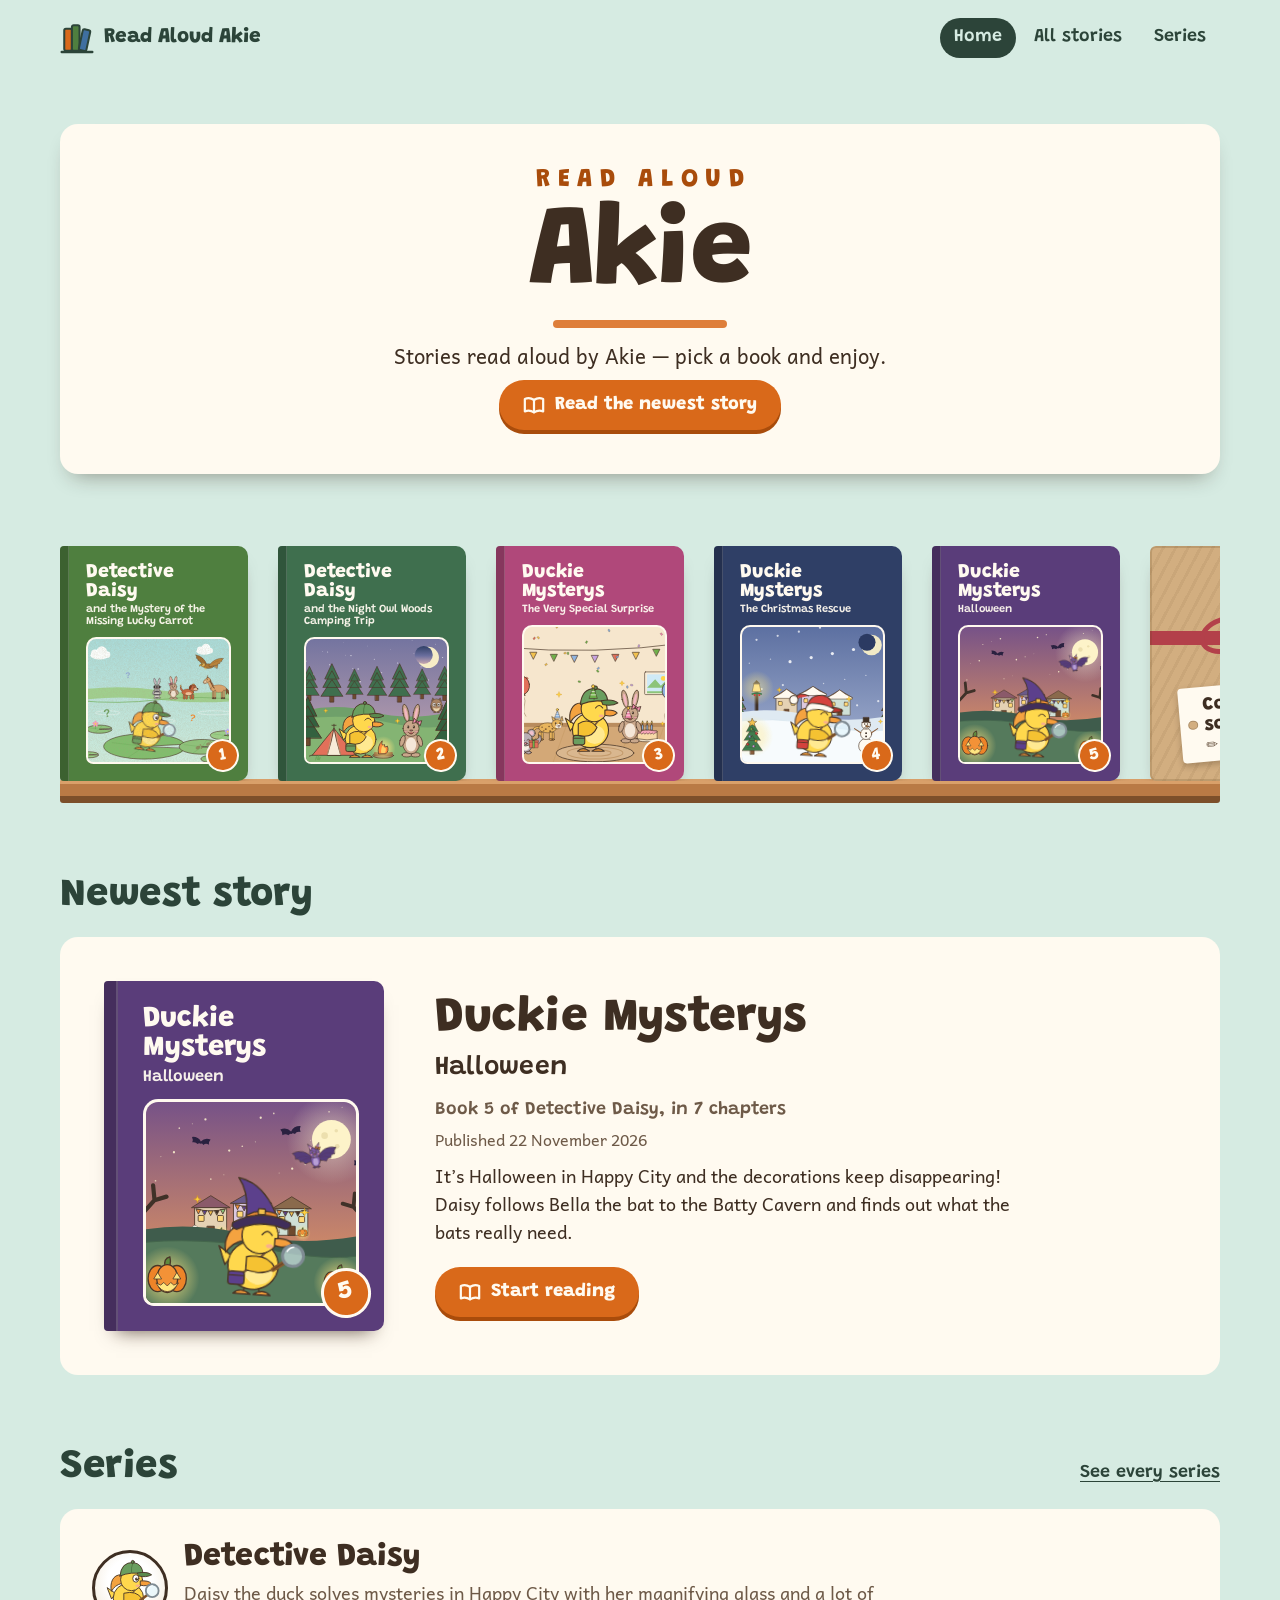
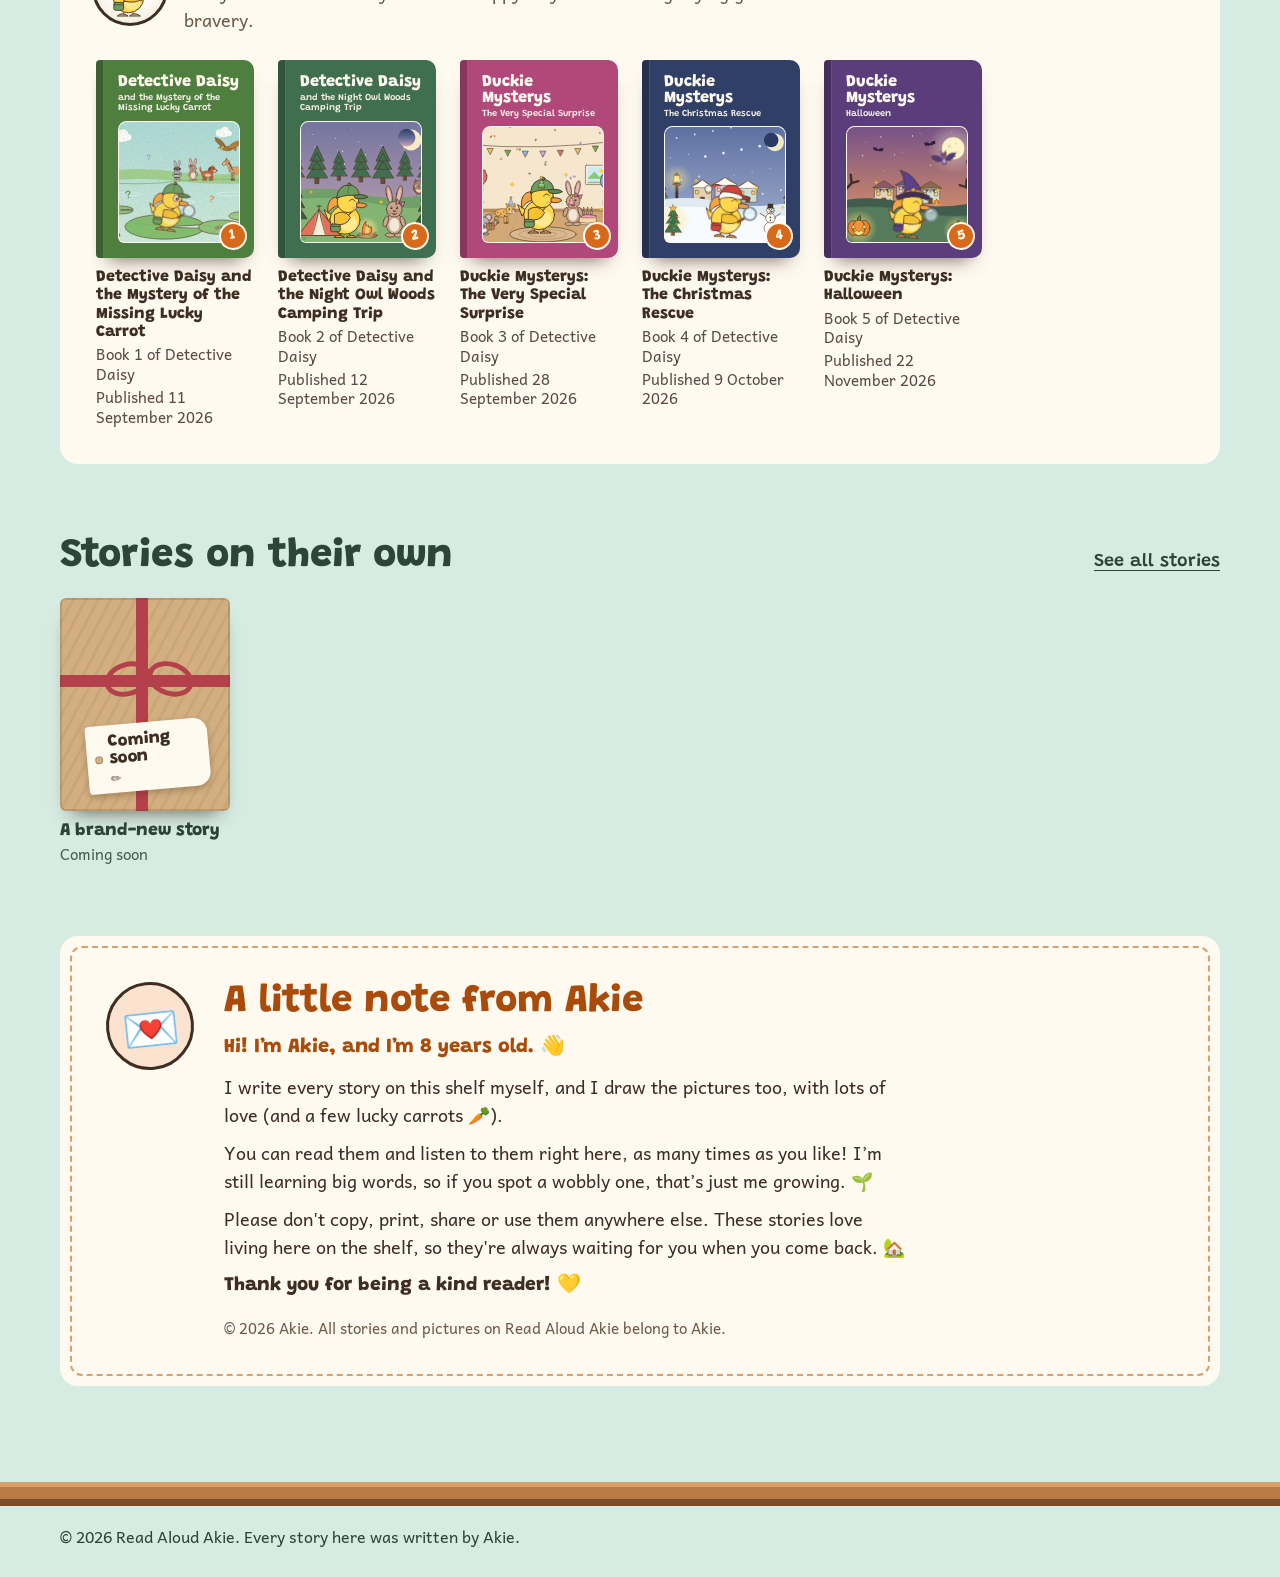
<file: index.html>
<!doctype html>
<html lang="en" data-root="./">
<head>
<meta charset="utf-8">
<meta name="viewport" content="width=device-width, initial-scale=1">
<link rel="icon" href="data:image/svg+xml,<svg xmlns=%22http://www.w3.org/2000/svg%22 viewBox=%220 0 100 100%22><text y=%22.9em%22 font-size=%2290%22>📚</text></svg>">
<link rel="preconnect" href="https://fonts.googleapis.com">
<link rel="preconnect" href="https://fonts.gstatic.com" crossorigin>
<link href="https://fonts.googleapis.com/css2?family=Andika:wght@400;700&family=Grandstander:wght@600;800&display=swap" rel="stylesheet">
<title>Read Aloud Akie — picture stories read aloud for kids</title>
<meta name="description" content="Free picture-book stories for children, written by Akie and read aloud right in your browser. Meet Detective Daisy the duck and her friends.">
<link rel="canonical" href="https://readaloudakie.com/">
<meta property="og:type" content="website">
<meta property="og:site_name" content="Read Aloud Akie">
<meta property="og:title" content="Read Aloud Akie — picture stories read aloud for kids">
<meta property="og:description" content="Free picture-book stories for children, written by Akie and read aloud right in your browser. Meet Detective Daisy the duck and her friends.">
<meta property="og:url" content="https://readaloudakie.com/">
<meta property="og:image" content="https://readaloudakie.com/assets/social-card.png">
<meta property="og:image:alt" content="Detective Daisy the duck with her magnifying glass, on the Read Aloud Akie book shelf.">
<meta name="twitter:card" content="summary_large_image">
<meta name="theme-color" content="#d6ebe2">
<script type="application/ld+json">{
 "@context": "https://schema.org",
 "@type": "WebSite",
 "name": "Read Aloud Akie",
 "url": "https://readaloudakie.com/",
 "description": "Free picture-book stories for children, written by Akie and read aloud right in your browser. Meet Detective Daisy the duck and her friends.",
 "inLanguage": "en",
 "author": {
  "@type": "Person",
  "name": "Akie"
 }
}</script>
<link rel="stylesheet" href="./assets/site.css?v=2026-11-22">
</head>
<body data-page="home">
<header data-site-header></header>
<main id="main">
  <section class="hero"><div class="hero-card wrap">
    <h1>Read Aloud Akie</h1>
    <p class="lede">Stories read aloud by Akie — pick a book and enjoy. Every story is a picture book you can read on screen or listen to, with a girl or boy reading voice.</p>
    <p><a class="btn" href="./stories/">See all stories</a></p>
    <ul>
      <li><a href="./stories/detective-daisy-1/">Detective Daisy and the Mystery of the Missing Lucky Carrot</a></li>
      <li><a href="./stories/detective-daisy-2/">Detective Daisy and the Night Owl Woods Camping Trip</a></li>
      <li><a href="./stories/detective-daisy-3/">Duckie Mysterys: The Very Special Surprise</a></li>
      <li><a href="./stories/detective-daisy-4/">Duckie Mysterys: The Christmas Rescue</a></li>
      <li><a href="./stories/detective-daisy-5/">Duckie Mysterys: Halloween</a></li>
    </ul>
  </div></section>
</main>
<footer data-site-footer></footer>
<script src="./assets/library.js?v=2026-11-22"></script>
<script src="./assets/site.js?v=2026-11-22"></script>
</body>
</html>
</file>
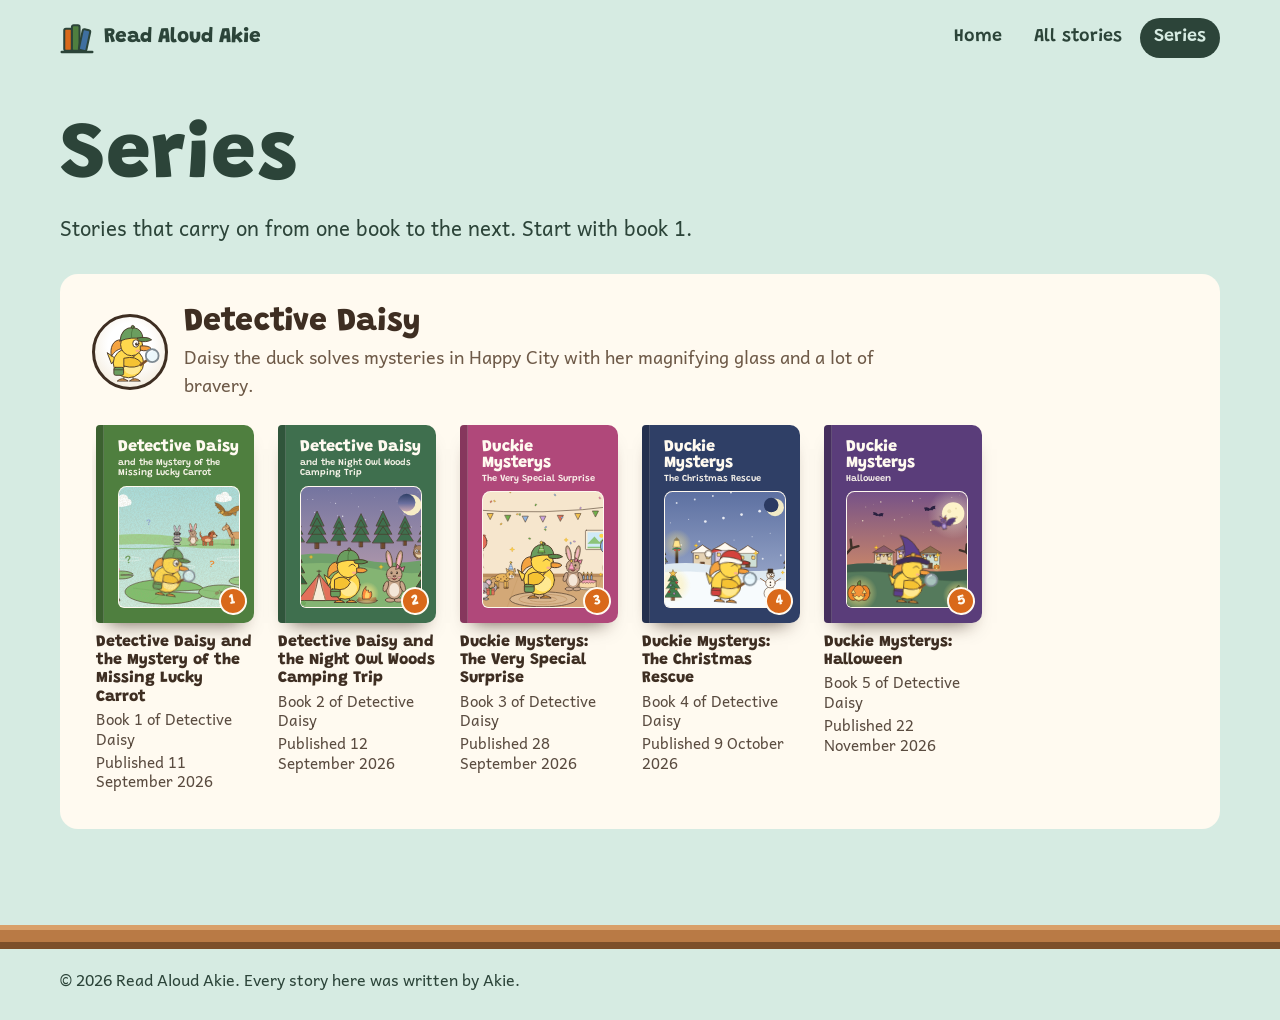
<file: series/index.html>
<!doctype html>
<html lang="en" data-root="../">
<head>
<meta charset="utf-8">
<meta name="viewport" content="width=device-width, initial-scale=1">
<link rel="icon" href="data:image/svg+xml,<svg xmlns=%22http://www.w3.org/2000/svg%22 viewBox=%220 0 100 100%22><text y=%22.9em%22 font-size=%2290%22>📚</text></svg>">
<link rel="preconnect" href="https://fonts.googleapis.com">
<link rel="preconnect" href="https://fonts.gstatic.com" crossorigin>
<link href="https://fonts.googleapis.com/css2?family=Andika:wght@400;700&family=Grandstander:wght@600;800&display=swap" rel="stylesheet">
<title>Series | Read Aloud Akie</title>
<meta name="description" content="The Detective Daisy series by Akie: follow Daisy the duck from her first case to her camping trip in Night Owl Woods.">
<link rel="canonical" href="https://readaloudakie.com/series/">
<meta property="og:type" content="website">
<meta property="og:site_name" content="Read Aloud Akie">
<meta property="og:title" content="Series | Read Aloud Akie">
<meta property="og:description" content="The Detective Daisy series by Akie: follow Daisy the duck from her first case to her camping trip in Night Owl Woods.">
<meta property="og:url" content="https://readaloudakie.com/series/">
<meta property="og:image" content="https://readaloudakie.com/assets/social-card.png">
<meta property="og:image:alt" content="Detective Daisy the duck with her magnifying glass, on the Read Aloud Akie book shelf.">
<meta name="twitter:card" content="summary_large_image">
<meta name="theme-color" content="#d6ebe2">
<link rel="stylesheet" href="../assets/site.css?v=2026-11-22">
</head>
<body data-page="series">
<header data-site-header></header>
<main id="main">
  <div class="wrap section">
    <h1>Series</h1>
    <p class="lede">Stories that carry on from one book to the next. The Detective Daisy series follows Daisy the duck and her friends.</p>
  </div>
</main>
<footer data-site-footer></footer>
<script src="../assets/library.js?v=2026-11-22"></script>
<script src="../assets/site.js?v=2026-11-22"></script>
</body>
</html>
</file>
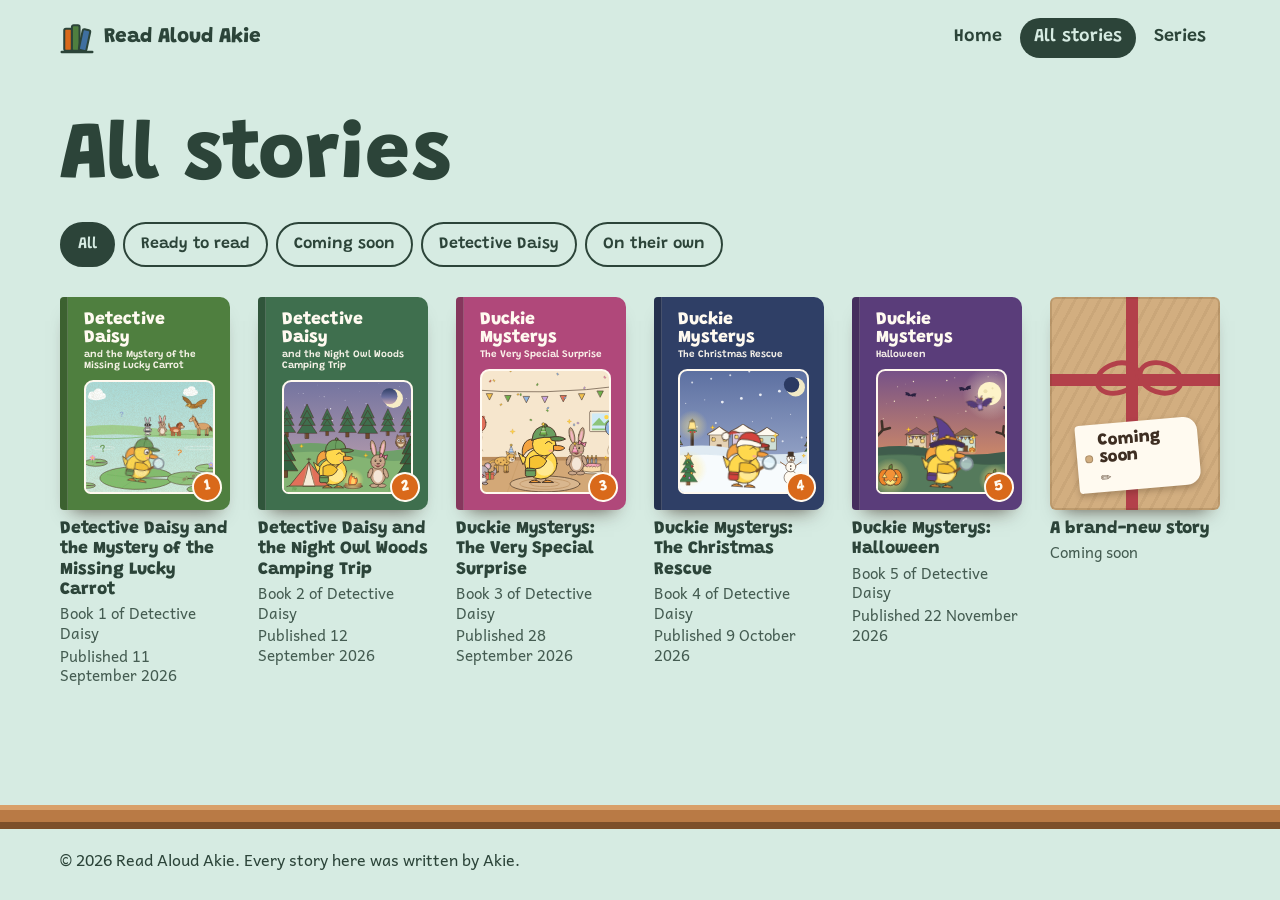
<file: stories/index.html>
<!doctype html>
<html lang="en" data-root="../">
<head>
<meta charset="utf-8">
<meta name="viewport" content="width=device-width, initial-scale=1">
<link rel="icon" href="data:image/svg+xml,<svg xmlns=%22http://www.w3.org/2000/svg%22 viewBox=%220 0 100 100%22><text y=%22.9em%22 font-size=%2290%22>📚</text></svg>">
<link rel="preconnect" href="https://fonts.googleapis.com">
<link rel="preconnect" href="https://fonts.gstatic.com" crossorigin>
<link href="https://fonts.googleapis.com/css2?family=Andika:wght@400;700&family=Grandstander:wght@600;800&display=swap" rel="stylesheet">
<title>All stories | Read Aloud Akie</title>
<meta name="description" content="Every story on the Read Aloud Akie shelf: picture books by Akie that you can read or listen to, with a girl or boy reading voice.">
<link rel="canonical" href="https://readaloudakie.com/stories/">
<meta property="og:type" content="website">
<meta property="og:site_name" content="Read Aloud Akie">
<meta property="og:title" content="All stories | Read Aloud Akie">
<meta property="og:description" content="Every story on the Read Aloud Akie shelf: picture books by Akie that you can read or listen to, with a girl or boy reading voice.">
<meta property="og:url" content="https://readaloudakie.com/stories/">
<meta property="og:image" content="https://readaloudakie.com/assets/social-card.png">
<meta property="og:image:alt" content="Detective Daisy the duck with her magnifying glass, on the Read Aloud Akie book shelf.">
<meta name="twitter:card" content="summary_large_image">
<meta name="theme-color" content="#d6ebe2">
<link rel="stylesheet" href="../assets/site.css?v=2026-11-22">
</head>
<body data-page="stories">
<header data-site-header></header>
<main id="main">
  <div class="wrap section">
    <h1>All stories</h1>
    <p class="lede">Every picture book on the Read Aloud Akie shelf, written by Akie.</p>
    <ul>
      <li><a href="./detective-daisy-1/">Detective Daisy and the Mystery of the Missing Lucky Carrot</a></li>
      <li><a href="./detective-daisy-2/">Detective Daisy and the Night Owl Woods Camping Trip</a></li>
      <li><a href="./detective-daisy-3/">Duckie Mysterys: The Very Special Surprise</a></li>
      <li><a href="./detective-daisy-4/">Duckie Mysterys: The Christmas Rescue</a></li>
      <li><a href="./detective-daisy-5/">Duckie Mysterys: Halloween</a></li>
    </ul>
  </div>
</main>
<footer data-site-footer></footer>
<script src="../assets/library.js?v=2026-11-22"></script>
<script src="../assets/site.js?v=2026-11-22"></script>
</body>
</html>
</file>
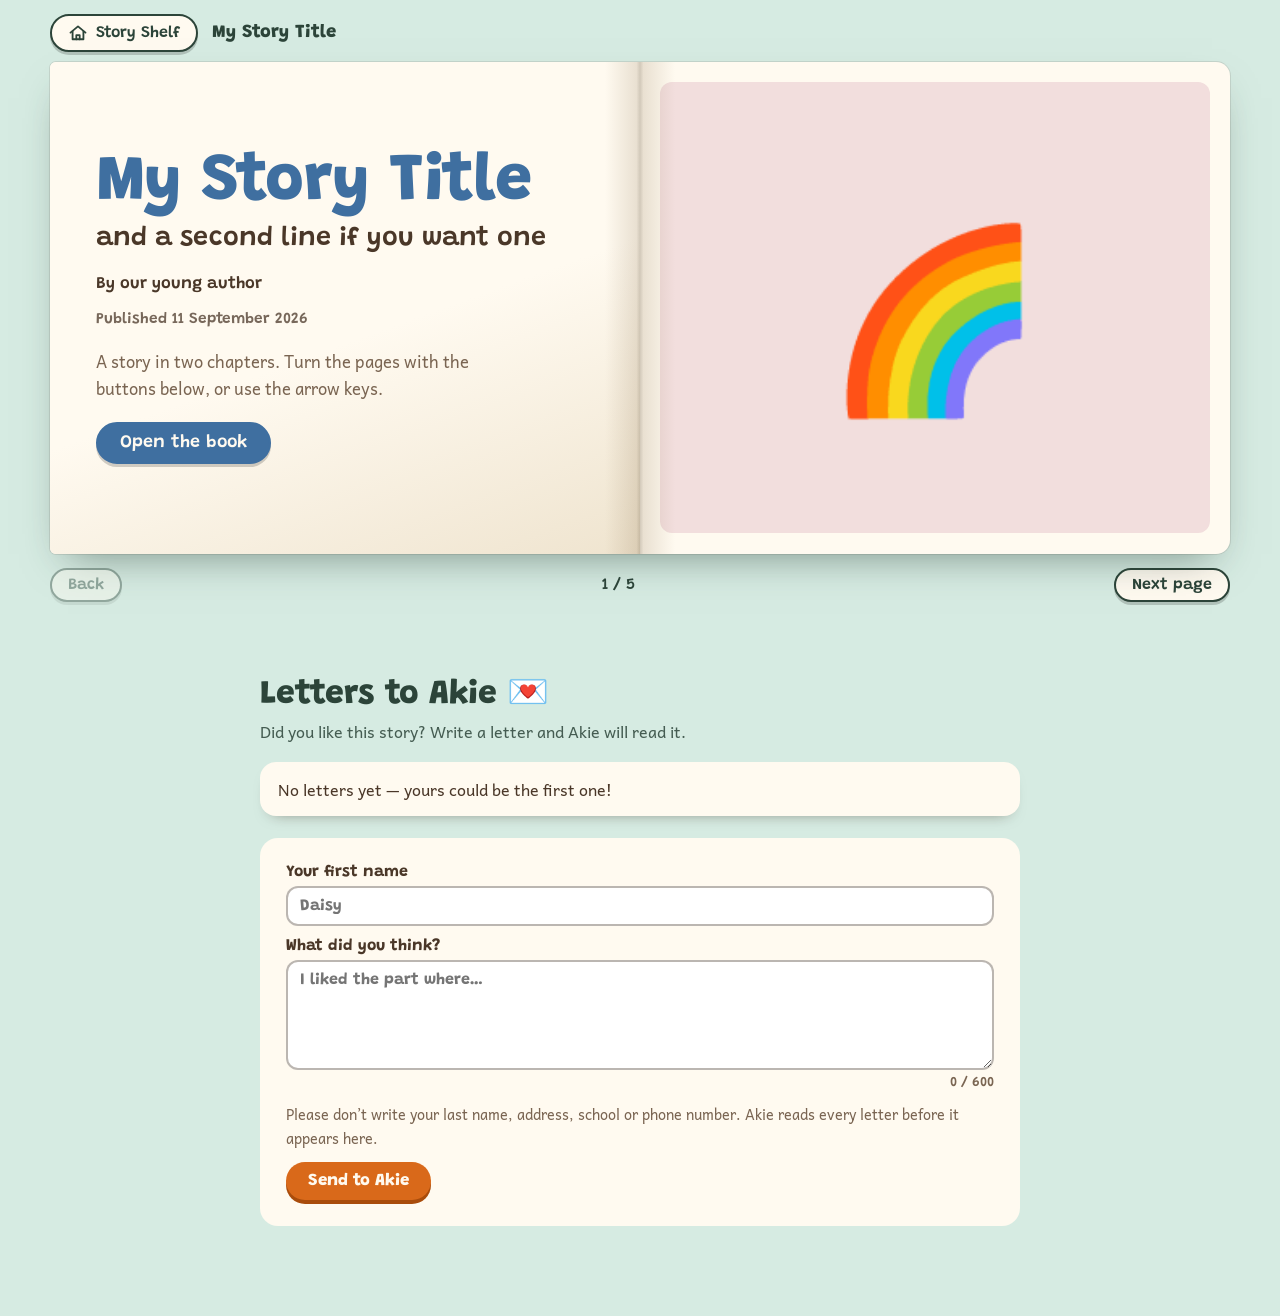
<file: stories/_template/index.html>
<!doctype html>
<!--
  STORY TEMPLATE
  1. Copy this whole folder and rename it, e.g. stories/my-new-story/
  2. Change data-story below to the story's id from assets/library.js
  3. Write the story in window.STORY further down
  4. Put pictures (drawings, photos, png/jpg/svg) in the pictures folder
  5. Add the story to assets/library.js with status "ready" and published: "YYYY-MM-DD" (the day it goes live)
  Full checklist: .genAiDoc/new-book-checklist.md
-->
<html lang="en" data-root="../../" data-story="template-example">
<head>
<meta charset="utf-8">
<meta name="viewport" content="width=device-width, initial-scale=1">
<meta name="robots" content="noindex, nofollow">
<link rel="icon" href="data:image/svg+xml,<svg xmlns=%22http://www.w3.org/2000/svg%22 viewBox=%220 0 100 100%22><text y=%22.9em%22 font-size=%2290%22>📖</text></svg>">
<link rel="preconnect" href="https://fonts.googleapis.com">
<link rel="preconnect" href="https://fonts.gstatic.com" crossorigin>
<link href="https://fonts.googleapis.com/css2?family=Andika:wght@400;700&family=Grandstander:wght@600;800&display=swap" rel="stylesheet">
<title>My Story Title</title>
<link rel="stylesheet" href="../../assets/reader.css?v=2026-11-22">
<script src="../../assets/library.js?v=2026-11-22"></script>
<script src="../../assets/story-kit.js?v=2026-11-22"></script>
<script src="../../assets/read-aloud.js?v=2026-11-22"></script>
<script src="../../assets/comments.js?v=2026-11-22"></script>
</head>
<body>
<noscript>Please turn on JavaScript to read this story.</noscript>

<script>
window.STORY = {
  title: "My Story Title",
  subtitle: "and a second line if you want one",
  by: "our young author",
  intro: "A story in two chapters. Turn the pages with the buttons below, or use the arrow keys.",
  coverEmoji: "🌈",                 // or coverPicture: "pictures/cover.png"
  coverAlt: "A big rainbow.",
  theme: { accent: "#b0487a", heading: "#3f6fa0" },

  pages: [
    {
      chapter: "Chapter One",
      picture: "pictures/example.svg",
      alt: "A rainbow over green hills with the sun shining.",
      text: [
        "Write the first page of the story here.",
        "Each line in quotes becomes its own paragraph."
      ]
    },
    {
      chapter: "Chapter One",
      emoji: "🐢",
      alt: "A turtle.",
      text: ["No drawing for this page yet? Use an emoji instead of a picture."]
    },
    {
      chapter: "Chapter Two",
      emoji: "🏰",
      alt: "A castle.",
      text: ["When the chapter name changes, the page gets a big chapter heading."]
    }
  ],

  ending: "Write one last happy sentence here.",
  endEmoji: "🌟"
};
</script>
<script src="../../assets/reader.js?v=2026-11-22"></script>
</body>
</html>
</file>
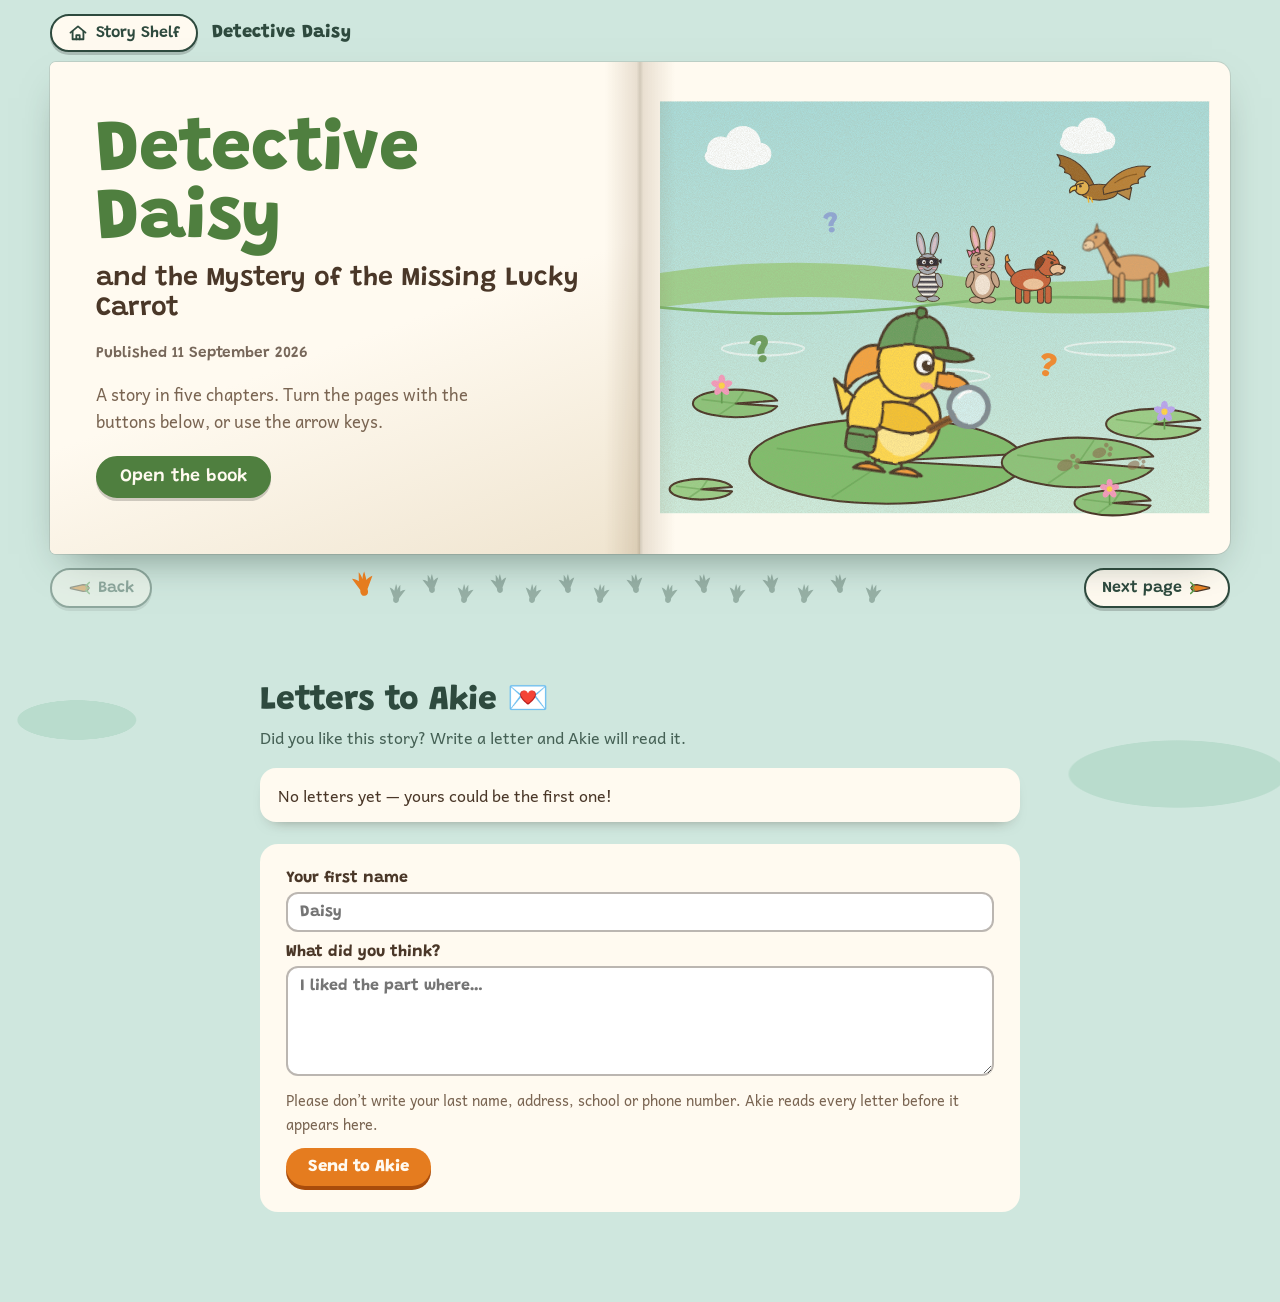
<file: stories/detective-daisy-1/index.html>
<!doctype html>
<html lang="en" data-root="../../" data-story="missing-lucky-carrot">
<head><meta charset="utf-8">
<meta name="viewport" content="width=device-width, initial-scale=1">
<link rel="icon" href="data:image/svg+xml,<svg xmlns=%22http://www.w3.org/2000/svg%22 viewBox=%220 0 100 100%22><text y=%22.9em%22 font-size=%2290%22>🥕</text></svg>">
<title>Detective Daisy and the Mystery of the Missing Lucky Carrot | Read Aloud Akie</title>
<meta name="description" content="Rebecca the bunny's lucky carrot has gone missing. Follow Detective Daisy's first case, a picture book by Akie in five chapters, read aloud in your browser.">
<link rel="canonical" href="https://readaloudakie.com/stories/detective-daisy-1/">
<meta property="og:type" content="book">
<meta property="og:site_name" content="Read Aloud Akie">
<meta property="og:title" content="Detective Daisy and the Mystery of the Missing Lucky Carrot">
<meta property="og:description" content="Rebecca the bunny's lucky carrot has gone missing. Follow Detective Daisy's first case, a picture book by Akie in five chapters, read aloud in your browser.">
<meta property="og:url" content="https://readaloudakie.com/stories/detective-daisy-1/">
<meta property="og:image" content="https://readaloudakie.com/assets/social-card.png">
<meta property="og:image:alt" content="Detective Daisy the duck with her magnifying glass, on the Read Aloud Akie book shelf.">
<meta name="twitter:card" content="summary_large_image">
<meta name="theme-color" content="#d6ebe2">
<script type="application/ld+json">{
 "@context": "https://schema.org",
 "@type": "Book",
 "name": "Detective Daisy and the Mystery of the Missing Lucky Carrot",
 "author": {
  "@type": "Person",
  "name": "Akie"
 },
 "publisher": {
  "@type": "Organization",
  "name": "Read Aloud Akie"
 },
 "url": "https://readaloudakie.com/stories/detective-daisy-1/",
 "image": "https://readaloudakie.com/stories/detective-daisy-1/cover.svg",
 "datePublished": "2026-09-11",
 "inLanguage": "en",
 "numberOfPages": 5,
 "bookFormat": "https://schema.org/EBook",
 "isAccessibleForFree": true,
 "description": "Rebecca the bunny's lucky carrot has gone missing. Follow Detective Daisy's first case, a picture book by Akie in five chapters, read aloud in your browser.",
 "audience": {
  "@type": "Audience",
  "audienceType": "children"
 },
 "position": 1,
 "isPartOf": {
  "@type": "BookSeries",
  "name": "Detective Daisy",
  "url": "https://readaloudakie.com/series/?id=detective-daisy"
 }
}</script>
<script src="../../assets/library.js?v=2026-11-22"></script>
<script src="../../assets/story-kit.js?v=2026-11-22"></script>
<script src="../../assets/read-aloud.js?v=2026-11-22"></script>
<script src="../../assets/comments.js?v=2026-11-22"></script>
<link rel="preconnect" href="https://fonts.googleapis.com">
<link rel="preconnect" href="https://fonts.gstatic.com" crossorigin>
<link href="https://fonts.googleapis.com/css2?family=Andika:wght@400;700&family=Grandstander:wght@600;800&display=swap" rel="stylesheet">
<style>
:root {
  --pond: #cfe7de;
  --pond-pad: #b9dccd;
  --chrome-ink: #2e4a3e;
  --paper: #fffaf0;
  --paper-shade: #efe4cf;
  --ink: #4a3728;
  --ink-soft: #7a6552;
  --leaf: #4f7f3f;
  --carrot: #e57c1f;
  --btn: #fffaf0;
  --btn-ink: #2e4a3e;
  --focus: #2a6fb5;
  --shadow: 0 18px 40px -18px rgba(38, 60, 50, .55);
  --display: "Grandstander", "Comic Sans MS", "Chalkboard SE", system-ui, sans-serif;
  --body: "Andika", "Trebuchet MS", "Segoe UI", system-ui, sans-serif;
}
@media (prefers-color-scheme: dark) {
  :root:not([data-theme="light"]) {
    --pond: #15302c; --pond-pad: #1d3d37; --chrome-ink: #d5eadf;
    --paper: #f7eedb; --paper-shade: #dccaa7;
    --btn: #244640; --btn-ink: #e8f4ee; --focus: #8cc6ff;
    --shadow: 0 18px 40px -16px rgba(0, 0, 0, .7);
  }
}
:root[data-theme="dark"] {
  --pond: #15302c; --pond-pad: #1d3d37; --chrome-ink: #d5eadf;
  --paper: #f7eedb; --paper-shade: #dccaa7;
  --btn: #244640; --btn-ink: #e8f4ee; --focus: #8cc6ff;
  --shadow: 0 18px 40px -16px rgba(0, 0, 0, .7);
}

* { box-sizing: border-box; }
[hidden] { display: none !important; }
html, body { margin: 0; min-height: 100%; }
body {
  background-color: var(--pond);
  background-image:
    radial-gradient(ellipse 90px 30px at 12% 18%, var(--pond-pad) 98%, transparent 100%),
    radial-gradient(ellipse 70px 24px at 88% 12%, var(--pond-pad) 98%, transparent 100%),
    radial-gradient(ellipse 110px 34px at 92% 86%, var(--pond-pad) 98%, transparent 100%),
    radial-gradient(ellipse 60px 20px at 6% 80%, var(--pond-pad) 98%, transparent 100%);
  background-attachment: fixed;
  color: var(--chrome-ink);
  font-family: var(--body);
  display: flex;
  flex-direction: column;
  min-height: 100svh;
}
button { font: inherit; }
:focus-visible { outline: 3px solid var(--focus); outline-offset: 3px; border-radius: 8px; }

.bar {
  display: flex; align-items: center; justify-content: space-between; gap: 12px;
  width: min(1180px, 94vw); margin: 0 auto; padding: 14px 0 10px;
}
.bar-title { font-family: var(--display); font-weight: 800; font-size: 1.15rem; letter-spacing: .01em; }
.pill {
  display: inline-flex; align-items: center; gap: 8px;
  background: var(--btn); color: var(--btn-ink);
  border: 2px solid currentColor; border-radius: 999px;
  padding: 7px 16px; cursor: pointer; font-family: var(--display); font-weight: 600; font-size: 1rem;
  box-shadow: 0 3px 0 rgba(0,0,0,.18);
}
.pill:active { transform: translateY(2px); box-shadow: 0 1px 0 rgba(0,0,0,.18); }
.pill[disabled] { opacity: .4; cursor: default; transform: none; }
.pill svg { width: 22px; height: 22px; flex: none; }
a.pill { text-decoration: none; }
.bar-left { display: flex; align-items: center; gap: 14px; min-width: 0; }
.shelf-link svg { width: 20px; height: 20px; }
@media (max-width: 520px) { .bar-title { display: none; } }

main { flex: 1; display: flex; flex-direction: column; align-items: center; justify-content: center; padding: 0 0 8px; }

.book {
  position: relative;
  width: min(1180px, 96vw, calc((100svh - 150px) * 2.4));
  aspect-ratio: 2.4 / 1;
  background: var(--paper);
  border-radius: 6px 14px 14px 6px;
  box-shadow: var(--shadow), 0 0 0 1px rgba(74,55,40,.12);
  display: grid; grid-template-columns: 1fr 1fr;
  overflow: hidden;
  touch-action: pan-y;
}
.book::after {
  content: ""; position: absolute; inset: 0 auto 0 50%; width: 70px; transform: translateX(-50%);
  background: linear-gradient(90deg, transparent, rgba(120,90,50,.16) 45%, rgba(80,60,30,.26) 50%, rgba(120,90,50,.16) 55%, transparent);
  pointer-events: none;
}
.book.single::after { display: none; }
.book.turn-next > * { animation: turnNext .45s ease-out; }
.book.turn-prev > * { animation: turnPrev .45s ease-out; }
@keyframes turnNext { from { opacity: 0; transform: translateX(28px); } to { opacity: 1; transform: none; } }
@keyframes turnPrev { from { opacity: 0; transform: translateX(-28px); } to { opacity: 1; transform: none; } }

.page { position: relative; min-width: 0; min-height: 0; padding: clamp(18px, 3.2vw, 46px) clamp(20px, 3.6vw, 52px); color: var(--ink); overflow: auto; }
.page.art { padding: 0; }
.art-frame { position: absolute; inset: clamp(12px, 1.6vw, 22px); }
.art-frame svg { width: 100%; height: 100%; display: block; border-radius: 12px; }
.page.words { display: flex; flex-direction: column; }

.chapter {
  font-family: var(--display); font-weight: 800; color: var(--leaf);
  font-size: clamp(1.5rem, 2.5vw, 2.15rem); line-height: 1.1; margin: 0 0 .15em;
}
.squiggle { flex: none; display: block; width: 120px; height: 12px; margin: 0 0 .9em; color: var(--carrot); }
.running { font-family: var(--display); font-weight: 600; color: var(--ink-soft); font-size: .95rem; margin: 0 0 .9em; }
.words p.text { font-size: clamp(1.02rem, 1.52vw, 1.27rem); line-height: 1.62; margin: 0 0 .7em; max-width: 34em; }
.words.opens p.text:first-of-type::first-letter {
  font-family: var(--display); font-weight: 800; color: var(--carrot);
  float: left; font-size: 3.1em; line-height: .9; padding: .06em .1em 0 0;
}
.folio { margin-top: auto; padding-top: .6em; font-family: var(--display); font-weight: 600; color: var(--ink-soft); font-size: .9rem; align-self: flex-end; }
.page.art .folio { position: absolute; left: 22px; bottom: 8px; }

/* cover */
.title-page { display: flex; flex-direction: column; justify-content: center; gap: clamp(10px, 1.6vw, 22px); background: linear-gradient(160deg, var(--paper) 55%, var(--paper-shade)); }
.title-page h1 { margin: 0; font-family: var(--display); color: var(--leaf); line-height: .95; }
.title-page .t1 { display: block; font-size: clamp(2.6rem, 5.6vw, 4.9rem); font-weight: 800; }
.title-page .t2 { display: block; margin-top: .35em; font-size: clamp(1.15rem, 2.1vw, 1.8rem); font-weight: 600; color: var(--ink); line-height: 1.15; }
.title-page .hint { margin: 0; color: var(--ink-soft); font-size: clamp(.98rem, 1.3vw, 1.1rem); max-width: 26em; }
.title-page .pill { align-self: flex-start; background: var(--leaf); color: #fffaf0; border-color: var(--leaf); font-size: 1.12rem; padding: 10px 22px; }

/* characters */
.cast { grid-column: 1 / -1; padding: clamp(16px, 2.6vw, 38px) clamp(20px, 3.6vw, 52px); display: flex; flex-direction: column; overflow: auto; color: var(--ink); }
.cast h2 { margin: 0 0 .5em; font-family: var(--display); font-weight: 800; color: var(--leaf); font-size: clamp(1.5rem, 2.5vw, 2.15rem); }
.cast ul { list-style: none; margin: 0; padding: 0; display: grid; grid-template-columns: repeat(3, 1fr); gap: clamp(8px, 1.4vw, 18px) clamp(14px, 3vw, 40px); flex: 1; }
.cast li { display: grid; grid-template-columns: clamp(70px, 9vw, 120px) 1fr; align-items: center; gap: 14px; }
.cast .portrait { aspect-ratio: 1; border-radius: 50%; background: radial-gradient(circle at 50% 40%, #fff 0 40%, var(--paper-shade) 100%); border: 3px solid var(--ink); display: grid; place-items: center; overflow: hidden; padding: 5%; }
.cast .portrait svg { width: 100%; height: 100%; }
.cast .name { font-family: var(--display); font-weight: 800; font-size: clamp(1.1rem, 1.7vw, 1.45rem); margin: 0; color: var(--ink); }
.cast .what { margin: .1em 0 0; font-size: clamp(.95rem, 1.25vw, 1.08rem); color: var(--ink-soft); line-height: 1.35; }

/* end */
.end-page { display: flex; flex-direction: column; justify-content: center; align-items: flex-start; gap: 14px; }
.end-page h2 { margin: 0; font-family: var(--display); font-weight: 800; color: var(--carrot); font-size: clamp(3rem, 6.4vw, 5.6rem); line-height: 1; transform: rotate(-3deg); }
.end-page p { margin: 0; font-size: clamp(1.02rem, 1.5vw, 1.25rem); max-width: 24em; }

/* navigation */
.turns { width: min(1180px, 96vw); display: flex; align-items: center; justify-content: space-between; gap: 12px; padding: 14px 0 6px; }
.trail { list-style: none; margin: 0; padding: 0; display: flex; align-items: center; gap: 4px; flex-wrap: nowrap; }
.trail button {
  width: 30px; height: 34px; padding: 0; border: 0; background: transparent; cursor: pointer; color: var(--chrome-ink); opacity: .35;
  display: grid; place-items: center;
}
.trail li:nth-child(odd) button { transform: translateY(-5px) rotate(-8deg); }
.trail li:nth-child(even) button { transform: translateY(5px) rotate(8deg); }
.trail button svg { width: 20px; height: 22px; }
.trail button.seen { opacity: .75; }
.trail button[aria-current="page"] { opacity: 1; color: var(--carrot); }
.trail button[aria-current="page"] svg { width: 26px; height: 28px; }
.label-short { display: none; }
.count { display: none; font-family: var(--display); font-weight: 600; }
.sr { position: absolute; width: 1px; height: 1px; overflow: hidden; clip: rect(0 0 0 0); white-space: nowrap; }

@media (max-width: 1020px) {
  .trail button { width: 22px; }
  .trail button svg { width: 16px; height: 18px; }
}
@media (max-width: 760px) {
  .bar { width: 92vw; flex-wrap: wrap; row-gap: 8px; }
  .bar-title { font-size: 1rem; }
  main { justify-content: flex-start; padding-bottom: 84px; }
  .book { width: 94vw; aspect-ratio: auto; grid-template-columns: 1fr; border-radius: 12px; }
  .book::after { display: none; }
  .page { overflow: visible; }
  .page.art { aspect-ratio: 4 / 3; }
  .art-frame { inset: 10px; }
  .page.art .folio { display: none; }
  .title-page { order: 2; }
  .cast ul { grid-template-columns: 1fr 1fr; }
}
@media (max-width: 520px) {
  .cast ul { grid-template-columns: 1fr; }
}
@media (max-width: 760px) {
  .cast li { grid-template-columns: 64px 1fr; gap: 10px; }
  .end-page { order: 2; }
  .turns { position: fixed; bottom: 0; left: 0; right: 0; width: auto; padding: 10px 4vw calc(10px + env(safe-area-inset-bottom)); background: var(--pond); box-shadow: 0 -8px 20px -12px rgba(0,0,0,.35); z-index: 5; }
  .trail { display: none; }
  .count { display: block; }
  .pill .label-long { display: none; }
  .pill .label-short { display: inline; }
}
@media (prefers-reduced-motion: reduce) {
  .book.turn-next > *, .book.turn-prev > * { animation: none; }
}
</style>
</head>
<body>
<svg width="0" height="0" style="position:absolute" aria-hidden="true" focusable="false"><defs>
  <filter id="wob" x="-10%" y="-10%" width="120%" height="120%"><feTurbulence type="fractalNoise" baseFrequency="0.04" numOctaves="2" seed="4" result="n"/><feDisplacementMap in="SourceGraphic" in2="n" scale="3" xChannelSelector="R" yChannelSelector="G"/></filter>
  <filter id="paper" x="0" y="0" width="100%" height="100%"><feTurbulence type="fractalNoise" baseFrequency="0.8" numOctaves="3" seed="9"/><feColorMatrix values="0 0 0 0 0.42  0 0 0 0 0.33  0 0 0 0 0.2  0.35 0 0 0 -0.1"/></filter>
  <filter id="wash" x="-20%" y="-20%" width="140%" height="140%"><feGaussianBlur stdDeviation="10"/></filter>
  <radialGradient id="glow"><stop offset="0" stop-color="#fff6b0" stop-opacity="1"/><stop offset=".55" stop-color="#ffe680" stop-opacity=".55"/><stop offset="1" stop-color="#ffe680" stop-opacity="0"/></radialGradient>
  <radialGradient id="lavaGlow"><stop offset="0" stop-color="#ffd166"/><stop offset=".45" stop-color="#ff8a3d" stop-opacity=".65"/><stop offset="1" stop-color="#ff7b2f" stop-opacity="0"/></radialGradient>
  <linearGradient id="skyDay" x1="0" y1="0" x2="0" y2="1"><stop offset="0" stop-color="#b9e0f0"/><stop offset="1" stop-color="#f1f9ee"/></linearGradient>
  <linearGradient id="skyDusk" x1="0" y1="0" x2="0" y2="1"><stop offset="0" stop-color="#f4b39a"/><stop offset=".6" stop-color="#fbd9b5"/><stop offset="1" stop-color="#fdeccf"/></linearGradient>
  <linearGradient id="pond" x1="0" y1="0" x2="0" y2="1"><stop offset="0" stop-color="#a9dbd9"/><stop offset="1" stop-color="#cdebdc"/></linearGradient>
  <pattern id="stripes" width="16" height="16" patternUnits="userSpaceOnUse"><rect width="16" height="16" fill="#f4efe6"/><rect width="16" height="8" fill="#43414a"/></pattern>
  </defs></svg>
<noscript><p style="max-width:34em;margin:24px auto;padding:0 16px;font-size:1.1rem"><strong>Detective Daisy and the Mystery of the Missing Lucky Carrot</strong> — Rebecca the bunny's lucky carrot has gone missing, and Daisy follows the clues from a horse barn all the way to Lava Volcano. A story by Akie in five chapters. Please turn on JavaScript to read this story, or <a href="../../index.html">go back to the shelf</a>.</p></noscript>
<header class="bar">
  <div class="bar-left">
    <a class="pill shelf-link" data-site-link="home" href="../../index.html"><svg viewBox="0 0 24 24" fill="none" stroke="currentColor" stroke-width="2.2" stroke-linecap="round" stroke-linejoin="round" aria-hidden="true"><path d="M3 11.5 12 4l9 7.5"/><path d="M5.5 10v9.5h13V10"/><path d="M10 19.5v-5h4v5"/></svg><span>Story Shelf</span></a>
    <span class="bar-title">Detective Daisy</span>
  </div>
  <div class="read-tools" id="read-tools" hidden>
    <div class="voice-pick" id="voice-pick"></div>
    <button class="pill" id="read" type="button">
      <svg viewBox="0 0 24 24" fill="none" stroke="currentColor" stroke-width="2" stroke-linecap="round" stroke-linejoin="round" aria-hidden="true"><path d="M4 9v6h4l5 4V5L8 9H4z"/><path d="M16.5 8.5a5 5 0 0 1 0 7"/><path d="M19 6a8.5 8.5 0 0 1 0 12"/></svg>
      <span id="read-label">Read this page</span>
    </button>
  </div>
</header>

<main>
  <div class="book" id="book" aria-live="polite"></div>
  <nav class="turns" aria-label="Turn pages">
    <button class="pill" id="prev" type="button">
      <svg viewBox="0 0 32 24" aria-hidden="true"><path d="M30 12c0-3-3-5-8-5L4 11.2c-1 .3-1 1.3 0 1.6L22 17c5 0 8-2 8-5z" fill="#ec8424" stroke="#4a3728" stroke-width="1.8" stroke-linejoin="round"/><path d="M26 9l5-5M27 12h5M26 15l5 5" stroke="#5f9e4e" stroke-width="2.4" stroke-linecap="round"/></svg>
      <span>Back</span>
    </button>
    <ol class="trail" id="trail"></ol>
    <span class="count" id="count" aria-hidden="true"></span>
    <button class="pill" id="next" type="button">
      <span><span class="label-long">Next page</span><span class="label-short">Next</span></span>
      <svg viewBox="0 0 32 24" aria-hidden="true"><path d="M2 12c0-3 3-5 8-5l18 4.2c1 .3 1 1.3 0 1.6L10 17c-5 0-8-2-8-5z" fill="#ec8424" stroke="#4a3728" stroke-width="1.8" stroke-linejoin="round"/><path d="M6 9L1 4M5 12H0M6 15l-5 5" stroke="#5f9e4e" stroke-width="2.4" stroke-linecap="round"/></svg>
    </button>
  </nav>
</main>

<section id="letters"></section>

<script>
(function (root) {
  const INK = '#4a3728';
  const ST = `stroke="${INK}" stroke-width="3" stroke-linejoin="round" stroke-linecap="round"`;
  const T = (x, y, s = 1, flip = false, rot = 0) =>
    `translate(${x} ${y}) rotate(${rot}) scale(${flip ? -s : s} ${s})`;

  const DEFS = `<svg width="0" height="0" style="position:absolute" aria-hidden="true" focusable="false"><defs>
  <filter id="wob" x="-10%" y="-10%" width="120%" height="120%"><feTurbulence type="fractalNoise" baseFrequency="0.04" numOctaves="2" seed="4" result="n"/><feDisplacementMap in="SourceGraphic" in2="n" scale="3" xChannelSelector="R" yChannelSelector="G"/></filter>
  <filter id="paper" x="0" y="0" width="100%" height="100%"><feTurbulence type="fractalNoise" baseFrequency="0.8" numOctaves="3" seed="9"/><feColorMatrix values="0 0 0 0 0.42  0 0 0 0 0.33  0 0 0 0 0.2  0.35 0 0 0 -0.1"/></filter>
  <filter id="wash" x="-20%" y="-20%" width="140%" height="140%"><feGaussianBlur stdDeviation="10"/></filter>
  <radialGradient id="glow"><stop offset="0" stop-color="#fff6b0" stop-opacity="1"/><stop offset=".55" stop-color="#ffe680" stop-opacity=".55"/><stop offset="1" stop-color="#ffe680" stop-opacity="0"/></radialGradient>
  <radialGradient id="lavaGlow"><stop offset="0" stop-color="#ffd166"/><stop offset=".45" stop-color="#ff8a3d" stop-opacity=".65"/><stop offset="1" stop-color="#ff7b2f" stop-opacity="0"/></radialGradient>
  <linearGradient id="skyDay" x1="0" y1="0" x2="0" y2="1"><stop offset="0" stop-color="#b9e0f0"/><stop offset="1" stop-color="#f1f9ee"/></linearGradient>
  <linearGradient id="skyDusk" x1="0" y1="0" x2="0" y2="1"><stop offset="0" stop-color="#f4b39a"/><stop offset=".6" stop-color="#fbd9b5"/><stop offset="1" stop-color="#fdeccf"/></linearGradient>
  <linearGradient id="pond" x1="0" y1="0" x2="0" y2="1"><stop offset="0" stop-color="#a9dbd9"/><stop offset="1" stop-color="#cdebdc"/></linearGradient>
  <pattern id="stripes" width="16" height="16" patternUnits="userSpaceOnUse"><rect width="16" height="16" fill="#f4efe6"/><rect width="16" height="8" fill="#43414a"/></pattern>
  </defs></svg>`;

  /* ---------- small props ---------- */
  const cloud = (x, y, s = 1, c = '#fff') =>
    `<g transform="${T(x, y, s)}" fill="${c}" opacity=".95"><ellipse cx="0" cy="0" rx="50" ry="22"/><circle cx="-24" cy="-10" r="22"/><circle cx="12" cy="-20" r="29"/><circle cx="40" cy="-4" r="18"/></g>`;
  const tuft = (x, y, s = 1, c = '#5f9e4e') =>
    `<path transform="${T(x, y, s)}" d="M-10 0 Q-9 -12 -5 -17 Q-4 -6 0 0 Q1 -17 6 -22 Q6 -8 5 0 Q9 -10 13 -13 Q11 -4 9 0" fill="none" stroke="${c}" stroke-width="2.6" stroke-linecap="round"/>`;
  const flower = (x, y, c = '#f59bbd', s = 1) =>
    `<g transform="${T(x, y, s)}"><path d="M0 0 L0 -22" stroke="#5f9e4e" stroke-width="2.5"/>${[0, 72, 144, 216, 288]
      .map((a) => `<ellipse cx="0" cy="-8" rx="5" ry="8" fill="${c}" transform="translate(0 -26) rotate(${a})"/>`)
      .join('')}<circle cx="0" cy="-26" r="4.5" fill="#ffd447"/></g>`;
  const sparkle = (x, y, r = 8, c = '#ffd23f') =>
    `<path d="M${x} ${y - r} Q${x} ${y} ${x + r} ${y} Q${x} ${y} ${x} ${y + r} Q${x} ${y} ${x - r} ${y} Q${x} ${y} ${x} ${y - r} Z" fill="${c}" stroke="#d99a12" stroke-width="1.5" stroke-linejoin="round"/>`;
  const mark = (x, y, ch, size = 46, c = INK, rot = 0) =>
    `<text x="${x}" y="${y}" font-family="Grandstander, 'Comic Sans MS', sans-serif" font-weight="800" font-size="${size}" fill="${c}" text-anchor="middle" transform="rotate(${rot} ${x} ${y})">${ch}</text>`;
  const pawPrint = (x, y, rot = 0, s = 1) =>
    `<g transform="${T(x, y, s, false, rot)}" fill="#8a6a4c" opacity=".6"><ellipse cx="0" cy="0" rx="9" ry="13"/><circle cx="-9" cy="-17" r="4.2"/><circle cx="0" cy="-22" r="4.2"/><circle cx="9" cy="-17" r="4.2"/></g>`;
  const tree = (x, y, s = 1) =>
    `<g transform="${T(x, y, s)}"><path d="M-10 0 L-7 -70 L7 -70 L10 0 Z" fill="#9a6b45" ${ST}/><circle cx="0" cy="-104" r="48" fill="#7dbb6a" ${ST}/><circle cx="-34" cy="-80" r="30" fill="#7dbb6a" ${ST}/><circle cx="34" cy="-82" r="30" fill="#7dbb6a" ${ST}/><circle cx="-12" cy="-116" r="14" fill="#9bd08a"/></g>`;
  const pine = (x, y, s = 1, c = '#5b9a66') =>
    `<g transform="${T(x, y, s)}"><rect x="-5" y="-16" width="10" height="16" fill="#8a5e3c"/><path d="M-28 -14 L0 -60 L28 -14 Z M-22 -40 L0 -84 L22 -40 Z" fill="${c}" ${ST} stroke-width="2.5"/></g>`;
  const rock = (x, y, s = 1, c = '#a39386') =>
    `<path transform="${T(x, y, s)}" d="M-30 0 Q-34 -22 -12 -28 Q8 -38 24 -22 Q38 -10 32 0 Z" fill="${c}" ${ST}/>`;
  const bush = (x, y, s = 1) =>
    `<g transform="${T(x, y, s)}" fill="#6fae5c" ${ST}><circle cx="-26" cy="-22" r="24"/><circle cx="24" cy="-24" r="26"/><circle cx="0" cy="-38" r="30"/><path d="M-50 0 Q-52 -14 -40 -18 L40 -18 Q54 -14 50 0 Z" stroke="none"/></g>`;
  const puff = (x, y, s = 1, c = '#fff') =>
    `<g transform="${T(x, y, s)}" fill="${c}" opacity=".85"><circle cx="0" cy="0" r="12"/><circle cx="14" cy="-4" r="9"/><circle cx="-12" cy="-3" r="8"/></g>`;
  const speed = (x, y, len = 60, n = 3, gap = 16, c = INK) =>
    Array.from({ length: n }, (_, i) => `<path d="M${x} ${y + i * gap} L${x - len + i * 10} ${y + i * gap}" stroke="${c}" stroke-width="3" stroke-linecap="round" opacity=".45"/>`).join('');
  const tear = (x, y, s = 1) =>
    `<path transform="${T(x, y, s)}" d="M0 0 Q-6 10 -5 15 Q0 21 5 15 Q6 10 0 0 Z" fill="#8ecae6" stroke="#5aa6c9" stroke-width="1.5"/>`;

  function lilyPad(cx, cy, rx, ry, c = '#8cc47a', notch = 12) {
    const a = (notch * Math.PI) / 180;
    const p1 = [cx + rx * Math.cos(-a), cy + ry * Math.sin(-a)];
    const p2 = [cx + rx * Math.cos(a), cy + ry * Math.sin(a)];
    return `<path d="M${cx} ${cy} L${p1[0]} ${p1[1]} A${rx} ${ry} 0 1 0 ${p2[0]} ${p2[1]} Z" fill="${c}" ${ST} stroke-width="2.5"/>
    <path d="M${cx} ${cy} L${cx - rx * 0.8} ${cy - ry * 0.3} M${cx} ${cy} L${cx - rx * 0.4} ${cy + ry * 0.85} M${cx} ${cy} L${cx + rx * 0.2} ${cy - ry * 0.9}" stroke="#5f9e4e" stroke-width="2.5" opacity=".5"/>`;
  }

  function carrot(x, y, rot = 0, s = 1, glow = false) {
    return `<g transform="${T(x, y, s, false, rot)}">${glow ? `<circle cx="0" cy="18" r="96" fill="url(#glow)"/>` : ''}
    <path d="M-4 -2 Q-24 -24 -16 -40 Q-2 -26 0 -4 Z M0 -3 Q-3 -40 8 -48 Q13 -24 4 -3 Z M3 -2 Q18 -26 30 -26 Q22 -8 6 1 Z" fill="#6fb04a" ${ST} stroke-width="2.5"/>
    <path d="M-13 0 Q-12 38 0 74 Q12 38 13 0 Q0 -7 -13 0 Z" fill="#f28a2e" ${ST}/>
    <path d="M-9 16 L-3 18 M3 32 L9 30 M-6 48 L-1 50" stroke="#c9601b" stroke-width="2.5" stroke-linecap="round" fill="none"/>
    ${glow ? sparkle(-40, -6, 10) + sparkle(34, 44, 8) + sparkle(30, -34, 7) : ''}</g>`;
  }

  function bucket(x, y, s = 1) {
    return `<g transform="${T(x, y, s)}">
    <ellipse cx="0" cy="-50" rx="34" ry="8" fill="#5f7f93" ${ST}/>
    ${carrot(-16, -74, -18, 0.5)}${carrot(4, -80, 4, 0.5)}${carrot(20, -72, 22, 0.5)}
    <path d="M-34 -50 Q0 -42 34 -50 L26 0 L-26 0 Z" fill="#8fb3c9" ${ST}/>
    <path d="M-28 -24 Q0 -18 28 -24" stroke="#6f93a9" stroke-width="3" fill="none"/>
    <path d="M-32 -48 Q0 -110 32 -48" fill="none" ${ST}/></g>`;
  }

  function sign(x, y, text, s = 1, w = 190) {
    const h = w / 2;
    return `<g transform="${T(x, y, s)}"><rect x="-7" y="-110" width="14" height="110" fill="#9a6b45" ${ST}/>
    <path d="M${-h} -128 L${h - 22} -128 L${h + 4} -104 L${h - 22} -80 L${-h} -80 Z" fill="#ecc88f" ${ST}/>
    <text x="-8" y="-97" font-family="Grandstander, 'Comic Sans MS', sans-serif" font-weight="700" font-size="17" fill="${INK}" text-anchor="middle">${text}</text></g>`;
  }

  function thought(cx, cy, rx, ry, tx, ty, inner) {
    const dx = tx - cx, dy = ty - cy;
    return `<g><circle cx="${cx + dx * 0.72}" cy="${cy + dy * 0.72}" r="7" fill="#fff" ${ST} stroke-width="2.5"/>
    <circle cx="${cx + dx * 0.86}" cy="${cy + dy * 0.86}" r="4.5" fill="#fff" ${ST} stroke-width="2.5"/>
    <path d="M${cx - rx} ${cy} Q${cx - rx - 14} ${cy - ry * 0.7} ${cx - rx * 0.5} ${cy - ry} Q${cx - rx * 0.1} ${cy - ry - 22} ${cx + rx * 0.4} ${cy - ry} Q${cx + rx + 12} ${cy - ry * 0.9} ${cx + rx} ${cy - ry * 0.1} Q${cx + rx + 14} ${cy + ry * 0.8} ${cx + rx * 0.4} ${cy + ry} Q${cx} ${cy + ry + 16} ${cx - rx * 0.5} ${cy + ry} Q${cx - rx - 16} ${cy + ry * 0.8} ${cx - rx} ${cy} Z" fill="#fff" ${ST}/>
    ${inner}</g>`;
  }

  /* ---------- buildings & landscape ---------- */
  function cottage(x, y, s = 1) {
    return `<g transform="${T(x, y, s)}" filter="url(#wob)">
    <rect x="-90" y="-150" width="180" height="150" fill="#f7e6c8" ${ST}/>
    <path d="M-112 -140 L0 -236 L112 -140 Z" fill="#9db3dc" ${ST}/>
    <path d="M-60 -168 L60 -168 M-34 -196 L34 -196" stroke="#7f97c4" stroke-width="3"/>
    <rect x="44" y="-226" width="26" height="46" fill="#c9a27a" ${ST}/>
    <path d="M-24 0 L-24 -58 Q0 -92 24 -58 L24 0 Z" fill="#6b9e5e" ${ST}/><circle cx="14" cy="-34" r="3.5" fill="#ffd447"/>
    <circle cx="-54" cy="-96" r="20" fill="#cfeaf7" ${ST}/><path d="M-54 -116 L-54 -76 M-74 -96 L-34 -96" stroke="${INK}" stroke-width="2.5"/>
    <circle cx="54" cy="-96" r="20" fill="#cfeaf7" ${ST}/><path d="M54 -116 L54 -76 M34 -96 L74 -96" stroke="${INK}" stroke-width="2.5"/>
    <path d="M-76 -70 Q-54 -62 -32 -70" stroke="#f59bbd" stroke-width="6" stroke-linecap="round"/></g>`;
  }

  function barn(x, y, s = 1) {
    return `<g transform="${T(x, y, s)}" filter="url(#wob)">
    <path d="M-130 0 L-130 -150 L-84 -214 L84 -214 L130 -150 L130 0 Z" fill="#dc5d55" ${ST}/>
    <path d="M-144 -146 L-88 -226 L88 -226 L144 -146" fill="none" stroke="#f7f0e3" stroke-width="12" stroke-linecap="round" stroke-linejoin="round"/>
    <path d="M-144 -146 L-88 -226 L88 -226 L144 -146" fill="none" ${ST} stroke-width="2"/>
    <rect x="-54" y="-112" width="108" height="112" fill="#b9463f" stroke="#f7f0e3" stroke-width="8"/>
    <path d="M-54 -112 L54 0 M54 -112 L-54 0" stroke="#f7f0e3" stroke-width="7"/>
    <rect x="-58" y="-116" width="116" height="116" fill="none" ${ST} stroke-width="2"/>
    <rect x="-26" y="-186" width="52" height="40" fill="#f7f0e3" ${ST}/>
    <path d="M-22 -150 Q-14 -168 -6 -152 Q2 -170 10 -152 Q16 -166 22 -150 Z" fill="#e9c46a" ${ST} stroke-width="2"/></g>`;
  }

  function carrotHouse(x, y, s = 1) {
    let logs = '';
    for (let r = 0; r < 6; r++) {
      const yy = -17 - r * 30;
      const segs = r % 2 ? [[-136, -40], [-36, 136]] : [[-136, 36], [40, 136]];
      segs.forEach(([a, b], i) => {
        const right = (r + i) % 2 === 0;
        const tip = right
          ? `M${a} ${yy - 14} L${b - 26} ${yy - 14} Q${b} ${yy - 6} ${b + 6} ${yy} Q${b} ${yy + 6} ${b - 26} ${yy + 14} L${a} ${yy + 14} Q${a - 6} ${yy} ${a} ${yy - 14} Z`
          : `M${b} ${yy - 14} L${a + 26} ${yy - 14} Q${a} ${yy - 6} ${a - 6} ${yy} Q${a} ${yy + 6} ${a + 26} ${yy + 14} L${b} ${yy + 14} Q${b + 6} ${yy} ${b} ${yy - 14} Z`;
        const stubX = right ? a : b;
        const dir = right ? -1 : 1;
        logs += `<path d="${tip}" fill="${r % 2 ? '#f39237' : '#ee8428'}" ${ST} stroke-width="2.5"/>
        <path d="M${stubX} ${yy} q${dir * 14} -10 ${dir * 20} -4 q${-dir * 6} 8 ${-dir * 20} 4" fill="#6fb04a" ${ST} stroke-width="2"/>`;
      });
    }
    return `<g transform="${T(x, y, s)}" filter="url(#wob)">
    ${logs}
    <path d="M-168 -196 L0 -330 L168 -196 Z" fill="#79b85a" ${ST}/>
    <path d="M-120 -214 Q-100 -230 -80 -214 Q-60 -232 -40 -214 Q-20 -232 0 -214 Q20 -232 40 -214 Q60 -232 80 -214 Q100 -230 120 -214" fill="none" stroke="#4f8a3d" stroke-width="3"/>
    <path d="M-60 -262 Q-40 -278 -20 -262 Q0 -280 20 -262 Q40 -278 60 -262" fill="none" stroke="#4f8a3d" stroke-width="3"/>
    <path d="M-6 -326 Q-30 -370 -16 -384 Q-2 -360 0 -330 Z M2 -328 Q4 -380 18 -388 Q20 -356 8 -326 Z" fill="#6fb04a" ${ST}/>
    <path d="M-40 0 L-40 -96 Q0 -140 40 -96 L40 0 Z" fill="#8b5a2b" ${ST}/>
    <path d="M-14 -110 L-14 0 M14 -110 L14 0" stroke="#6e441f" stroke-width="3"/><circle cx="26" cy="-50" r="4" fill="#ffd447" ${ST} stroke-width="1.5"/>
    <circle cx="-92" cy="-120" r="22" fill="#cfeaf7" ${ST}/><path d="M-92 -142 L-92 -98 M-114 -120 L-70 -120" stroke="${INK}" stroke-width="2.5"/>
    <circle cx="92" cy="-120" r="22" fill="#cfeaf7" ${ST}/><path d="M92 -142 L92 -98 M70 -120 L114 -120" stroke="${INK}" stroke-width="2.5"/></g>`;
  }

  function doghouse(x, y, s = 1, roof = '#c65a3a') {
    return `<g transform="${T(x, y, s)}"><rect x="-40" y="-56" width="80" height="56" fill="#e8c9a0" ${ST}/>
    <path d="M-52 -50 L0 -96 L52 -50 Z" fill="${roof}" ${ST}/><path d="M-16 0 L-16 -26 Q0 -46 16 -26 L16 0 Z" fill="#5b4634" ${ST}/></g>`;
  }

  function mountain(x, y, s = 1, c = '#9db4c0') {
    return `<g transform="${T(x, y, s)}"><path d="M-300 0 L-40 -380 Q0 -410 40 -380 L300 0 Z" fill="${c}" ${ST}/>
    <path d="M40 -380 L300 0 L120 0 Q60 -180 20 -390 Z" fill="#000" opacity=".07"/>
    <path d="M-80 -322 L-40 -380 Q0 -410 40 -380 L83 -318 Q62 -300 42 -324 Q20 -296 0 -322 Q-24 -298 -44 -326 Q-62 -300 -80 -322 Z" fill="#fff" ${ST}/></g>`;
  }

  function volcano(x, y, s = 1, erupt = false) {
    const smoke = erupt
      ? `${cloud(-40, -470, 1.6, '#8f8a8a')}${cloud(70, -520, 1.3, '#a19c9b')}${cloud(-120, -540, 1.1, '#b3aead')}`
      : `${cloud(10, -330, 0.8, '#c9c3c0')}${cloud(50, -380, 0.65, '#d6d0cc')}${cloud(-10, -420, 0.5, '#e2ddd9')}`;
    const fountain = erupt
      ? `<path d="M-54 -284 Q-96 -380 -40 -430 Q0 -480 40 -430 Q96 -380 54 -284 Z" fill="#ff7b2f" ${ST}/>
         <path d="M-26 -286 Q-44 -360 -12 -392 Q10 -416 24 -388 Q48 -350 28 -286 Z" fill="#ffd166"/>
         <circle cx="-110" cy="-400" r="12" fill="#ff7b2f" ${ST}/><circle cx="120" cy="-380" r="10" fill="#ff7b2f" ${ST}/>
         <circle cx="-160" cy="-330" r="8" fill="#ffb347" ${ST}/><circle cx="170" cy="-320" r="9" fill="#ffb347" ${ST}/>
         <circle cx="60" cy="-470" r="9" fill="#ff7b2f" ${ST}/>`
      : '';
    return `<g transform="${T(x, y, s)}">${smoke}
    <circle cx="0" cy="-290" r="${erupt ? 200 : 120}" fill="url(#lavaGlow)" opacity=".8"/>
    ${fountain}
    <path d="M-320 0 L-70 -280 Q0 -294 70 -280 L320 0 Z" fill="#8b6b58" ${ST}/>
    <path d="M30 -284 L70 -280 L320 0 L130 0 Q80 -150 30 -284 Z" fill="#000" opacity=".12"/>
    <ellipse cx="0" cy="-280" rx="70" ry="14" fill="#ff7b2f" ${ST}/>
    <path d="M-34 -272 Q-50 -220 -80 -172 Q-66 -160 -56 -182 Q-34 -226 -14 -270 Z" fill="#ff8a3d" ${ST} stroke-width="2"/>
    <path d="M22 -272 Q38 -226 30 -190 Q42 -184 46 -200 Q46 -244 40 -272 Z" fill="#ff8a3d" ${ST} stroke-width="2"/>
    ${erupt ? `<path d="M-6 -272 Q-10 -180 -40 -110 Q-24 -100 -16 -118 Q6 -190 10 -272 Z" fill="#ffa24a" ${ST} stroke-width="2"/>` : ''}</g>`;
  }

  /* ---------- characters ---------- */
  function daisy(o = {}) {
    const { x = 0, y = 0, s = 1, flip = false, rot = 0, expr = 'happy', glass = false, bucketOn = false, carrotOn = false, cheer = false, watch = false } = o;
    let eye = `<ellipse cx="24" cy="-122" rx="10" ry="12" fill="#fff" ${ST} stroke-width="2.5"/><circle cx="27" cy="-120" r="5.5" fill="${INK}"/><circle cx="29" cy="-123" r="2" fill="#fff"/>`;
    let brow = '', extra = '';
    if (expr === 'thinking') eye = `<ellipse cx="24" cy="-122" rx="10" ry="12" fill="#fff" ${ST} stroke-width="2.5"/><circle cx="27" cy="-127" r="5.5" fill="${INK}"/><circle cx="29" cy="-130" r="2" fill="#fff"/>`;
    if (expr === 'surprised') eye = `<ellipse cx="24" cy="-122" rx="12" ry="14" fill="#fff" ${ST} stroke-width="2.5"/><circle cx="25" cy="-122" r="4" fill="${INK}"/>`;
    if (expr === 'joy') eye = `<path d="M14 -120 Q24 -134 34 -120" fill="none" ${ST} stroke-width="4"/>`;
    if (expr === 'furious') { brow = `<path d="M10 -142 L38 -130" ${ST} stroke-width="5"/>`; extra = `<ellipse cx="34" cy="-100" rx="9" ry="5" fill="#ff6b6b" opacity=".55"/>`; }
    if (expr === 'determined') brow = `<path d="M12 -140 L38 -134" ${ST} stroke-width="4.5"/>`;
    if (expr === 'worried') brow = `<path d="M14 -134 L36 -142" ${ST} stroke-width="4"/>`;

    let wing = `<path d="M-34 -76 Q-4 -96 18 -66 Q4 -34 -34 -44 Z" fill="#f5c233" ${ST}/>`;
    let items = '';
    if (glass) {
      wing = `<path d="M-14 -74 Q26 -84 44 -56 Q24 -38 -14 -48 Z" fill="#f5c233" ${ST}/>`;
      items = `<path d="M40 -52 L62 -68" stroke="#8b5a2b" stroke-width="9" stroke-linecap="round"/><path d="M40 -52 L62 -68" ${ST} stroke-width="2" opacity=".5"/>
      <circle cx="78" cy="-82" r="21" fill="#dff3fb" fill-opacity=".6" stroke="#7f8b93" stroke-width="6"/><path d="M66 -90 Q70 -98 78 -99" stroke="#fff" stroke-width="3" fill="none" stroke-linecap="round"/>`;
    }
    if (bucketOn) {
      wing = `<path d="M-14 -76 Q30 -86 58 -66 Q40 -46 -14 -50 Z" fill="#f5c233" ${ST}/>`;
      items = bucket(80, 2, 0.85);
    }
    let backWing = '';
    if (carrotOn || cheer) {
      backWing = `<path d="M-6 -78 Q-40 -104 -64 -150 Q-62 -166 -50 -162 Q-50 -178 -36 -174 Q-30 -186 -18 -176 Q-8 -128 16 -80 Z" fill="#f5c233" ${ST}/>`;
      wing = '';
      if (carrotOn) backWing = carrot(-60, -196, 36, 0.78, true) + backWing;
    }
    const w = watch ? `<rect x="-12" y="-66" width="20" height="8" fill="#6b9e5e" transform="rotate(20 -2 -62)"/><circle cx="-2" cy="-62" r="9" fill="#fff" ${ST} stroke-width="2.5"/><path d="M-2 -62 L-2 -68 M-2 -62 L3 -60" stroke="${INK}" stroke-width="2"/>` : '';

    return `<g transform="${T(x, y, s, flip, rot)}" filter="url(#wob)">
    <path d="M-44 -74 L-70 -92 L-56 -56 Z" fill="#ffd84d" ${ST}/>
    <path d="M-24 -134 C-52 -136 -62 -106 -56 -80 C-48 -94 -38 -102 -22 -106 Z" fill="#f4a340" ${ST}/>
    <path d="M-14 -14 L-16 -4 M14 -14 L16 -4" ${ST} fill="none"/>
    <path d="M-36 0 Q-22 -14 -2 0 Z" fill="#f59e3b" ${ST}/><path d="M4 0 Q22 -14 38 0 Z" fill="#f59e3b" ${ST}/>
    <ellipse cx="0" cy="-58" rx="50" ry="48" fill="#ffd84d" ${ST}/>
    <ellipse cx="12" cy="-46" rx="28" ry="26" fill="#ffe991"/>
    <path d="M28 -92 Q4 -60 -30 -32" stroke="#7a5a3a" stroke-width="5" fill="none" stroke-linecap="round"/>
    <rect x="-48" y="-44" width="32" height="26" rx="6" fill="#6b9e5e" ${ST}/><path d="M-48 -36 L-16 -36" stroke="${INK}" stroke-width="2.5"/>
    ${glass || bucketOn || carrotOn || cheer ? '' : wing}${backWing}
    <circle cx="10" cy="-118" r="36" fill="#ffd84d" ${ST}/>
    <path d="M40 -114 Q66 -116 74 -106 Q62 -94 40 -100 Z" fill="#f59e3b" ${ST}/>
    <ellipse cx="30" cy="-98" rx="7" ry="4" fill="#f7a1a1" opacity=".75"/>
    ${eye}${extra}
    <path d="M-28 -130 Q-24 -176 16 -174 Q46 -170 48 -136 Q10 -146 -28 -130 Z" fill="#6b9e5e" ${ST}/>
    <path d="M30 -140 Q62 -146 76 -134 Q58 -124 34 -130 Z" fill="#5a8a4e" ${ST}/>
    <path d="M14 -172 Q8 -156 10 -140" fill="none" stroke="#4f7a44" stroke-width="3"/>
    <circle cx="14" cy="-176" r="5" fill="#5a8a4e" ${ST} stroke-width="2"/>
    ${brow}
    ${glass || bucketOn ? wing : ''}${items}${w}</g>`;
  }

  function bunny(o = {}) {
    const { x = 0, y = 0, s = 1, flip = false, rot = 0, fur = '#c9a78b', inner = '#f4b6c2', belly = '#f4e6d7', bow = false, mask = false, stripes = false, expr = 'happy', armL = 18, armR = -18, carrotHug = false, carrotUp = false } = o;
    const arm = (sx, a, fill) => `<g transform="translate(${sx} -86) rotate(${a})"><ellipse cx="0" cy="22" rx="10" ry="24" fill="${fill}" ${ST}/></g>`;
    const eyeDot = (ex) => mask
      ? `<ellipse cx="${ex}" cy="-124" rx="6" ry="7" fill="#fff"/><circle cx="${ex + 1}" cy="-123" r="3.5" fill="${INK}"/>`
      : `<ellipse cx="${ex}" cy="-124" rx="4.5" ry="6" fill="${INK}"/><circle cx="${ex + 1.5}" cy="-126" r="1.6" fill="#fff"/>`;
    let eyes = eyeDot(-12) + eyeDot(12);
    let mouth = `<path d="M0 -104 Q-3 -96 -10 -98 M0 -104 Q3 -96 10 -98" fill="none" ${ST} stroke-width="2.5"/>`;
    let brows = '', fx = '';
    if (expr === 'happy') mouth = `<path d="M-11 -101 Q0 -86 11 -101" fill="#b4545a" ${ST} stroke-width="2.5"/>`;
    if (expr === 'crying') {
      eyes = `<path d="M-19 -121 Q-12 -130 -5 -121 M5 -121 Q12 -130 19 -121" fill="none" ${ST} stroke-width="3"/>`;
      mouth = `<path d="M-10 -94 Q0 -104 10 -94" fill="none" ${ST} stroke-width="3"/>`;
      brows = `<path d="M-22 -134 L-8 -140 M8 -140 L22 -134" ${ST} stroke-width="3"/>`;
      fx = tear(-16, -118) + tear(16, -118) + tear(-26, -92, 0.8) + tear(26, -96, 0.8);
    }
    if (expr === 'shocked') {
      eyes = mask ? eyes : `<circle cx="-12" cy="-124" r="7" fill="#fff" ${ST} stroke-width="2"/><circle cx="-12" cy="-124" r="3" fill="${INK}"/><circle cx="12" cy="-124" r="7" fill="#fff" ${ST} stroke-width="2"/><circle cx="12" cy="-124" r="3" fill="${INK}"/>`;
      mouth = `<ellipse cx="0" cy="-95" rx="5" ry="7" fill="${INK}"/>`;
    }
    if (expr === 'worried' || expr === 'sorry') {
      brows = `<path d="M-22 -${mask ? 140 : 134} L-7 -${mask ? 146 : 140} M7 -${mask ? 146 : 140} L22 -${mask ? 140 : 134}" ${ST} stroke-width="3"/>`;
      mouth = `<path d="M-7 -96 Q0 -101 7 -96" fill="none" ${ST} stroke-width="2.5"/>`;
      if (expr === 'sorry') fx = tear(30, -140, 0.9);
    }
    if (expr === 'sneaky') {
      mouth = `<path d="M-12 -102 Q2 -90 14 -104" fill="none" ${ST} stroke-width="3"/>`;
      brows = `<path d="M-20 -142 L-6 -138 M6 -138 L20 -142" ${ST} stroke-width="3"/>`;
    }
    if (expr === 'talking') mouth = `<path d="M-8 -102 Q0 -88 8 -102 Z" fill="#b4545a" ${ST} stroke-width="2.5"/>`;

    const bodyFill = stripes ? 'url(#stripes)' : fur;
    const hug = carrotHug ? carrot(40, -96, 74, 0.95, false) + sparkle(-44, -120, 9) + sparkle(52, -70, 8) + sparkle(46, -140, 6) : '';
    const hugGlow = carrotHug ? `<circle cx="0" cy="-90" r="120" fill="url(#glow)"/>` : '';
    const up = carrotUp ? carrot(72, -132, 28, 0.66) : '';
    return `<g transform="${T(x, y, s, flip, rot)}" filter="url(#wob)">${hugGlow}
    <g transform="rotate(-12 -14 -146)"><ellipse cx="-14" cy="-184" rx="12" ry="38" fill="${fur}" ${ST}/><ellipse cx="-14" cy="-180" rx="5.5" ry="27" fill="${inner}"/></g>
    <g transform="rotate(12 14 -146)"><ellipse cx="14" cy="-184" rx="12" ry="38" fill="${fur}" ${ST}/><ellipse cx="14" cy="-180" rx="5.5" ry="27" fill="${inner}"/></g>
    <ellipse cx="-18" cy="-6" rx="20" ry="9" fill="${fur}" ${ST}/><ellipse cx="18" cy="-6" rx="20" ry="9" fill="${fur}" ${ST}/>
    <ellipse cx="0" cy="-56" rx="36" ry="46" fill="${bodyFill}" ${ST}/>
    ${stripes ? '' : `<ellipse cx="0" cy="-50" rx="22" ry="30" fill="${belly}"/>`}
    ${carrotHug ? '' : arm(-30, armL, fur) + arm(30, armR, fur)}
    <circle cx="0" cy="-118" r="34" fill="${fur}" ${ST}/>
    <ellipse cx="-21" cy="-104" rx="6" ry="3.5" fill="#f4a3b4" opacity=".8"/><ellipse cx="21" cy="-104" rx="6" ry="3.5" fill="#f4a3b4" opacity=".8"/>
    ${mask ? `<path d="M-34 -134 Q0 -142 34 -134 L33 -114 Q0 -108 -33 -114 Z" fill="#2f2c33" ${ST} stroke-width="2"/><path d="M33 -128 L46 -136 L44 -118 Z" fill="#2f2c33"/>` : ''}
    ${eyes}${brows}
    <path d="M-6 -110 Q0 -114 6 -110 Q0 -102 -6 -110 Z" fill="#e7849b" ${ST} stroke-width="2"/>
    ${mouth}
    <path d="M-14 -106 L-34 -110 M-14 -101 L-34 -98 M14 -106 L34 -110 M14 -101 L34 -98" stroke="${INK}" stroke-width="1.5" opacity=".55"/>
    ${bow ? `<g transform="translate(-26 -146) rotate(-18)"><path d="M0 0 L-17 -11 L-17 11 Z M0 0 L17 -11 L17 11 Z" fill="#f28bb0" ${ST} stroke-width="2.5"/><circle r="5" fill="#e0679a" ${ST} stroke-width="2"/></g>` : ''}
    ${hug}${carrotHug ? arm(-26, -48, fur) + arm(26, 48, fur) : ''}${up}${fx}</g>`;
  }

  function horse(o = {}) {
    const { x = 0, y = 0, s = 1, flip = false, rot = 0, coat = '#dba36a', mane = '#7a4a2a', muzzle = '#f0cfa6', gallop = false, bow = false } = o;
    const leg = (lx, a, dark) =>
      `<g transform="translate(${lx} -110) rotate(${a})"><rect x="-9" y="0" width="18" height="96" rx="8" fill="${coat}" ${ST}/>${dark ? `<rect x="-9" y="0" width="18" height="96" rx="8" fill="#000" opacity=".1"/>` : ''}<rect x="-10" y="86" width="20" height="16" rx="5" fill="#5b4634" ${ST}/></g>`;
    const a = gallop ? [34, 16, -38, -14] : [0, 0, 0, 0];
    return `<g transform="${T(x, y - (gallop ? 12 : 0), s, flip, rot)}" filter="url(#wob)">
    ${leg(-40, a[1], true)}${leg(62, a[3], true)}
    <path d="M-84 -136 Q-128 -120 -122 -60 Q-110 -70 -100 -84 Q-100 -64 -88 -60 Q-92 -96 -80 -116 Z" fill="${mane}" ${ST}/>
    <path d="M44 -150 Q70 -196 96 -230 L132 -210 Q106 -170 88 -110 Z" fill="${coat}" ${ST}/>
    <ellipse cx="0" cy="-128" rx="90" ry="44" fill="${coat}" ${ST}/>
    ${leg(-64, a[0], false)}${leg(40, a[2], false)}
    <path d="M100 -242 Q80 -226 88 -206 Q66 -198 74 -178 Q54 -170 62 -150 Q44 -144 46 -130 L60 -140 Q84 -196 116 -230 Z" fill="${mane}" ${ST}/>
    <g transform="translate(134 -222) rotate(30)">
      <path d="M-26 -18 L-36 -48 L-10 -24 Z" fill="${coat}" ${ST}/>
      <ellipse cx="0" cy="0" rx="44" ry="25" fill="${coat}" ${ST}/>
      <ellipse cx="28" cy="4" rx="21" ry="18" fill="${muzzle}" ${ST}/>
      <ellipse cx="36" cy="-2" rx="3.5" ry="2.5" fill="${INK}"/>
      <path d="M26 16 Q34 18 42 12" fill="none" ${ST} stroke-width="2.5"/>
      <circle cx="-8" cy="-9" r="5" fill="${INK}"/><circle cx="-6.5" cy="-11" r="1.7" fill="#fff"/>
      <path d="M-36 -20 Q-26 -34 -12 -26" fill="${mane}" ${ST} stroke-width="2.5"/>
    </g>
    ${bow ? `<g transform="translate(84 -214) rotate(-30)"><path d="M0 0 L-14 -9 L-14 9 Z M0 0 L14 -9 L14 9 Z" fill="#b58fe0" ${ST} stroke-width="2"/></g>` : ''}</g>`;
  }

  function eagle(o = {}) {
    const { x = 0, y = 0, s = 1, flip = false, rot = 0 } = o;
    return `<g transform="${T(x, y, s, flip, rot)}" filter="url(#wob)">
    <path d="M10 -6 Q40 -84 112 -96 Q98 -76 106 -66 Q86 -60 92 -48 Q72 -44 74 -32 Q48 -20 22 8 Z" fill="#9a672a" ${ST}/>
    <path d="M-44 4 L-86 -8 L-80 24 Z" fill="#b98a45" ${ST}/>
    <ellipse cx="0" cy="4" rx="48" ry="21" fill="#a8732f" ${ST}/>
    <path d="M22 18 L18 30 M30 16 L28 30" stroke="#f2b632" stroke-width="4" stroke-linecap="round"/>
    <circle cx="46" cy="-8" r="19" fill="#e3b24f" ${ST}/>
    <path d="M60 -14 Q82 -12 78 6 Q70 -2 60 -2 Z" fill="#f5c542" ${ST}/>
    <circle cx="50" cy="-12" r="3.5" fill="${INK}"/><path d="M42 -20 L58 -16" ${ST} stroke-width="3"/>
    <path d="M-10 -6 Q-62 -74 -136 -64 Q-114 -48 -122 -38 Q-98 -34 -104 -20 Q-80 -18 -82 -6 Q-52 0 -12 10 Z" fill="#b98035" ${ST}/>
    <path d="M-40 -20 Q-66 -40 -100 -44" stroke="#8a5a22" stroke-width="3" fill="none"/></g>`;
  }

  function dog(o = {}) {
    const { x = 0, y = 0, s = 1, flip = false, rot = 0, expr = 'grumpy', toss = false, fur = '#c8643a', ear = '#7e3a1e', mini = false } = o;
    let brow = `<path d="M50 -134 L72 -124" ${ST} stroke-width="5"/>`;
    let eye = `<circle cx="62" cy="-118" r="5" fill="${INK}"/>`;
    let mouth = `<path d="M70 -86 Q80 -91 90 -86" fill="none" ${ST} stroke-width="3"/>`;
    if (expr === 'surprised') { brow = `<path d="M52 -140 Q62 -148 72 -140" fill="none" ${ST} stroke-width="3.5"/>`; eye = `<circle cx="62" cy="-120" r="8" fill="#fff" ${ST} stroke-width="2"/><circle cx="63" cy="-120" r="3.5" fill="${INK}"/>`; mouth = `<ellipse cx="82" cy="-86" rx="5" ry="6" fill="${INK}"/>`; }
    if (expr === 'digging') { brow = ''; mouth = `<path d="M72 -90 Q80 -84 90 -90" fill="none" ${ST} stroke-width="3"/>`; }
    const legs = `<rect x="-44" y="-50" width="18" height="50" rx="8" fill="${fur}" ${ST}/><rect x="-20" y="-50" width="18" height="50" rx="8" fill="${fur}" ${ST}/>
    <rect x="20" y="-50" width="18" height="50" rx="8" fill="${fur}" ${ST}/>${toss ? `<g transform="translate(46 -64) rotate(-140)"><rect x="-9" y="0" width="18" height="46" rx="8" fill="${fur}" ${ST}/></g>` : `<rect x="42" y="-50" width="18" height="50" rx="8" fill="${fur}" ${ST}/>`}`;
    return `<g transform="${T(x, y, s, flip, rot)}" ${mini ? '' : 'filter="url(#wob)"'}>
    <path d="M-50 -72 Q-84 -98 -70 -124 Q-58 -104 -42 -84 Z" fill="${fur}" ${ST}/>
    <path d="M-72 -120 Q-78 -138 -66 -142 Q-66 -130 -60 -124 Z" fill="#f2a03d" ${ST} stroke-width="2"/>
    ${legs}
    <ellipse cx="0" cy="-68" rx="58" ry="32" fill="${fur}" ${ST}/>
    <ellipse cx="8" cy="-56" rx="30" ry="16" fill="#efc59c"/>
    <path d="M30 -92 Q48 -80 66 -88" stroke="#3a86c8" stroke-width="7" fill="none" stroke-linecap="round"/><circle cx="50" cy="-80" r="5" fill="#ffd447" ${ST} stroke-width="1.5"/>
    <circle cx="52" cy="-112" r="32" fill="${fur}" ${ST}/>
    <path d="M46 -142 Q50 -162 58 -146 Q62 -160 68 -140 Z" fill="#f2a03d" ${ST} stroke-width="2"/>
    <ellipse cx="78" cy="-98" rx="22" ry="16" fill="#efc59c" ${ST}/>
    <ellipse cx="96" cy="-104" rx="7" ry="5.5" fill="${INK}"/>
    <path d="M30 -136 Q8 -130 14 -94 Q30 -102 42 -128 Z" fill="${ear}" ${ST}/>
    ${eye}${brow}${mouth}
    ${toss ? carrot(74, -196, 150, 0.62) : ''}</g>`;
  }

  /* ---------- backgrounds ---------- */
  const skyRect = (id = 'skyDay') => `<rect width="800" height="600" fill="url(#${id})"/>`;
  const hills = (gy = 450, back = '#b5dca9', front = '#94c98a') =>
    `<path d="M0 ${gy - 34} Q180 ${gy - 96} 380 ${gy - 44} T800 ${gy - 60} V600 H0 Z" fill="${back}"/>
     <path d="M0 ${gy} Q220 ${gy - 44} 460 ${gy + 8} T800 ${gy - 4} V600 H0 Z" fill="${front}"/>`;
  const finish = (inner) =>
    `<svg viewBox="0 0 800 600" xmlns="http://www.w3.org/2000/svg" preserveAspectRatio="xMidYMid meet" aria-hidden="true">${inner}<rect width="800" height="600" filter="url(#paper)"/></svg>`;
  const bb = (o) => bunny(Object.assign({ fur: '#a7adb5', inner: '#d9c2cc', belly: '#e6e8eb', mask: true, stripes: true }, o));
  const rebecca = (o) => bunny(Object.assign({ bow: true }, o));

  function carrotPile(cx, cy, missingFifth = false, big = false) {
    if (big) {
      let out = `<ellipse cx="${cx}" cy="${cy}" rx="150" ry="24" fill="#e2bd62" ${ST}/>`;
      const rows = [[7, 0], [6, -26], [4, -52], [2, -78]];
      let k = 0;
      rows.forEach(([n, dy]) => {
        for (let i = 0; i < n; i++) {
          const px = cx - (n - 1) * 20 + i * 40;
          const r = 70 + ((k * 37) % 40);
          out += carrot(px + 30, cy - 12 + dy, r, 0.62);
          k++;
        }
      });
      return out;
    }
    let out = `<ellipse cx="${cx}" cy="${cy + 20}" rx="120" ry="22" fill="#e2bd62" ${ST}/>
    <path d="M${cx - 110} ${cy + 18} q10 -8 20 0 M${cx + 70} ${cy + 26} q10 -8 20 0 M${cx - 30} ${cy + 32} q8 -6 16 0" stroke="#c99f3f" stroke-width="3" fill="none"/>`;
    for (let i = 0; i < 5; i++) {
      if (missingFifth && i === 4) continue;
      out += carrot(cx - 80 + i * 40, cy - 42, (i - 2) * 6, 0.62, !missingFifth && i === 4);
    }
    return out;
  }

  /* ---------- scenes ---------- */
  const scenes = {
    cover() {
      const pads = lilyPad(110, 440, 62, 20) + lilyPad(720, 470, 70, 22, '#9bcf88', 16) + lilyPad(660, 585, 56, 18) + lilyPad(60, 565, 46, 15, '#9bcf88');
      return finish(`<rect width="800" height="600" fill="url(#pond)"/>
      <path d="M0 250 Q200 220 400 250 T800 240 L800 300 Q600 320 400 296 T0 300 Z" fill="#9fd08e"/>
      <path d="M0 300 Q200 320 400 296 T800 300" stroke="#7bb86d" stroke-width="4" fill="none"/>
      ${cloud(110, 80, 0.9)}${cloud(620, 60, 0.75)}
      ${eagle({ x: 640, y: 130, s: 0.55, flip: true })}
      ${bb({ x: 390, y: 290, s: 0.45, expr: 'sneaky' })}
      ${rebecca({ x: 470, y: 292, s: 0.5, expr: 'worried' })}
      ${dog({ x: 540, y: 294, s: 0.5, expr: 'grumpy' })}
      ${horse({ x: 690, y: 296, s: 0.42, flip: true, bow: false })}
      ${[0, 1, 2].map((i) => `<ellipse cx="${150 + i * 260}" cy="${360 + (i % 2) * 40}" rx="${60 + i * 10}" ry="10" fill="none" stroke="#fff" stroke-width="3" opacity=".6"/>`).join('')}
      ${pads}
      ${lilyPad(330, 524, 200, 62, '#7fbe6c', 10)}
      ${lilyPad(610, 526, 112, 36, '#8cc47a', 14)}
      ${pawPrint(590, 530, 70, 0.9)}${pawPrint(640, 512, 70, 0.8)}${pawPrint(690, 530, 70, 0.7)}
      ${flower(90, 440, '#f59bbd', 1)}${flower(735, 478, '#b9a6f0', 1)}${flower(655, 588, '#f59bbd', 0.9)}
      ${daisy({ x: 330, y: 540, s: 1.35, glass: true, rot: 8 })}
      ${mark(150, 380, '?', 54, '#6b9e5e', -12)}${mark(560, 400, '?', 46, '#f28a2e', 14)}${mark(250, 190, '?', 40, '#8fa7d6', -6)}`);
    },

    c1a() {
      return finish(`${skyRect()}${cloud(120, 90)}${cloud(640, 70, 0.8)}${hills(450)}
      ${cottage(180, 472)}
      <ellipse cx="300" cy="512" rx="62" ry="15" fill="#8b6b4a" opacity=".85"/>
      <ellipse cx="318" cy="510" rx="11" ry="5" fill="#4a3728"/>
      ${[258, 282, 342].map((px) => `<path d="M${px} 510 q-8 -18 -2 -24 q4 12 4 24 q2 -18 10 -22 q0 14 -6 22" fill="#6fb04a" ${ST} stroke-width="2"/>`).join('')}
      ${flower(60, 520)}${flower(470, 500, '#b9a6f0')}${tuft(110, 560)}${tuft(520, 585)}${tuft(740, 560)}
      ${rebecca({ x: 400, y: 540, s: 1.05, expr: 'crying', armL: -30, armR: 30 })}
      ${daisy({ x: 640, y: 548, s: 1.1, flip: true, expr: 'worried' })}
      ${mark(540, 300, '?', 50, INK, -10)}`);
    },

    c1b() {
      let prints = '';
      for (let i = 0; i < 7; i++) {
        const t = i / 6;
        prints += pawPrint(450 + t * 220, 552 - t * 124 + (i % 2 ? 9 : -9) * (1 - t * 0.5), 62, 1.05 - t * 0.55);
      }
      return finish(`${skyRect()}${cloud(200, 80, 0.9)}${cloud(560, 110, 0.7)}${hills(440)}
      ${barn(700, 420, 0.5)}${tree(560, 410, 0.55)}
      ${prints}
      ${tuft(80, 580)}${tuft(600, 580)}${flower(760, 560, '#f59bbd')}
      ${rebecca({ x: 130, y: 548, s: 0.95, expr: 'worried' })}
      ${daisy({ x: 320, y: 556, s: 1.15, glass: true, expr: 'thinking', rot: 14 })}`);
    },

    c1c() {
      return finish(`${skyRect()}${cloud(140, 70, 0.8)}${hills(430)}
      ${barn(600, 452, 1.05)}
      ${carrotPile(360, 520)}
      ${[0, 1, 2, 3, 4].map((i) => mark(280 + i * 40, 574, String(i + 1), 18, '#7a5a2e')).join('')}
      ${horse({ x: 690, y: 572, s: 0.8, flip: true })}
      ${daisy({ x: 110, y: 572, s: 0.9, expr: 'thinking' })}
      ${rebecca({ x: 205, y: 574, s: 0.85, expr: 'shocked', armR: -120 })}
      ${mark(70, 330, '?', 44, INK, -8)}${tuft(40, 590)}${tuft(770, 590)}`);
    },

    c2a() {
      return finish(`${skyRect()}${cloud(420, 70, 0.9)}${hills(440)}
      ${barn(120, 455, 0.72)}
      ${puff(160, 540, 1.2, '#e8dcc6')}${puff(250, 575, 1, '#e8dcc6')}
      ${horse({ x: 230, y: 520, s: 0.52, coat: '#8b5a3c', mane: '#3e2a1e', muzzle: '#c89b78', gallop: true })}
      ${horse({ x: 290, y: 580, s: 0.5, coat: '#efe7db', mane: '#b9a58c', muzzle: '#f7efe4', gallop: true })}
      ${horse({ x: 420, y: 578, s: 0.72, gallop: true })}
      <path d="M598 470 q-14 -10 -4 -22 q10 -12 -4 -24 M582 486 q-14 -10 -4 -22 q10 -12 -4 -24" stroke="#f28bb0" stroke-width="3.5" fill="none" stroke-linecap="round" opacity=".8"/>
      ${daisy({ x: 700, y: 572, s: 1, flip: true, bucketOn: true, expr: 'joy' })}
      ${tuft(520, 590)}${tuft(40, 580)}`);
    },

    c2b() {
      return finish(`${skyRect()}${cloud(600, 80, 0.8)}${hills(440)}
      ${barn(440, 452, 0.72)}
      ${carrotPile(430, 520, true)}
      <ellipse cx="510" cy="530" rx="12" ry="5" fill="#b8913a"/>
      ${daisy({ x: 140, y: 572, s: 1.05, expr: 'furious' })}
      ${puff(126, 372, 0.7)}${puff(170, 350, 0.55)}
      ${rebecca({ x: 285, y: 574, s: 0.9, expr: 'shocked', armL: -150, armR: 150 })}
      ${speed(590, 470, 70, 4, 22)}
      ${pawPrint(560, 580, 90, 0.6)}${pawPrint(600, 566, 90, 0.6)}
      ${bb({ x: 650, y: 562, s: 1, rot: 12, expr: 'sneaky', carrotUp: true, armR: -140, armL: 40 })}
      ${mark(80, 330, '!', 52, '#d9534f', -8)}`);
    },

    c3a() {
      return finish(`${skyRect()}${cloud(120, 70, 0.8)}
      ${mountain(680, 560, 0.75, '#bccdd6')}
      ${mountain(320, 600, 1.15, '#9db4c0')}
      <path d="M130 600 Q300 540 250 490 Q210 450 340 420" stroke="#e7d9b8" stroke-width="34" fill="none" stroke-linecap="round" opacity=".9"/>
      ${pine(40, 600, 1.1)}${pine(560, 600, 0.9)}${pine(600, 590, 0.75)}
      ${hills(560, '#a9d49c', '#8cc47f')}
      ${rebecca({ x: 245, y: 494, s: 0.52, expr: 'talking' })}
      ${daisy({ x: 330, y: 428, s: 0.6, expr: 'determined', flip: false })}
      ${mark(420, 330, 'Huff! Puff!', 26, INK, -6)}
      ${bush(560, 600, 1)}
      ${bb({ x: 680, y: 592, s: 0.55, expr: 'sneaky', carrotHug: false, armL: 60, armR: -60 })}
      ${eagle({ x: 600, y: 170, s: 0.8, flip: true, rot: -8 })}
      ${mark(500, 120, '!', 48, '#d9534f', -10)}`);
    },

    c3b() {
      return finish(`${skyRect()}${cloud(130, 80, 0.85)}${hills(440)}
      ${tree(60, 470, 0.8)}
      ${carrotHouse(540, 560, 1.05)}
      ${carrot(710, 520, 80, 0.55)}${carrot(730, 545, 100, 0.55)}${carrot(700, 560, 90, 0.55)}
      ${bb({ x: 540, y: 560, s: 0.55, expr: 'sorry', armL: -30, armR: 30 })}
      ${rebecca({ x: 350, y: 572, s: 0.95, expr: 'worried', armR: -110 })}
      ${daisy({ x: 200, y: 574, s: 0.95, expr: 'determined' })}
      ${tuft(300, 592)}${tuft(760, 592)}`);
    },

    c4a() {
      const bubble = `<ellipse cx="570" cy="228" rx="70" ry="12" fill="#b58b5e"/>
        ${dog({ x: 520, y: 234, s: 0.46, expr: 'digging', mini: true })}
        <path d="M600 226 Q625 190 650 226 Z" fill="#8b6b4a" ${ST} stroke-width="2"/>
        ${carrot(626, 212, 20, 0.35)}`;
      return finish(`${skyRect()}${cloud(120, 70, 0.8)}${hills(450)}
      ${carrotHouse(720, 440, 0.45)}
      ${carrotPile(400, 560, false, true)}
      ${rebecca({ x: 70, y: 572, s: 0.78, expr: 'worried' })}
      ${daisy({ x: 185, y: 576, s: 0.9, glass: true, expr: 'thinking', rot: 8 })}
      ${bb({ x: 640, y: 576, s: 0.85, expr: 'talking', armR: -40, armL: 30 })}
      ${thought(580, 200, 110, 70, 630, 390, bubble)}
      ${mark(60, 330, '?', 46, INK, -10)}`);
    },

    c4b() {
      return finish(`${skyRect()}${cloud(160, 80, 0.8)}
      ${volcano(700, 430, 0.34)}
      ${doghouse(618, 428, 0.32)}${doghouse(778, 432, 0.3, '#8a6ad1')}
      ${hills(470)}
      ${daisy({ x: 190, y: 574, s: 1, expr: 'surprised' })}
      ${rebecca({ x: 350, y: 574, s: 0.92, expr: 'shocked' })}
      ${bb({ x: 560, y: 574, s: 0.92, expr: 'talking', armR: -128, armL: 20 })}
      ${mark(120, 330, '!', 50, '#d9534f', -10)}${mark(420, 330, '!', 44, '#d9534f', 10)}
      ${tuft(40, 590)}${tuft(720, 590)}`);
    },

    c4c() {
      return finish(`${skyRect('skyDusk')}${cloud(150, 90, 0.8, '#fff5ec')}
      ${volcano(640, 486, 0.62)}
      ${doghouse(505, 470, 0.45)}${doghouse(772, 476, 0.42, '#8a6ad1')}
      ${hills(490, '#b8d49c', '#9cc585')}
      <path d="M300 600 Q360 540 460 520 Q560 500 600 470" stroke="#e7d4ad" stroke-width="40" fill="none" stroke-linecap="round"/>
      ${sign(640, 590, 'Grump Pup Village', 0.9)}
      ${daisy({ x: 410, y: 560, s: 0.8, expr: 'determined' })}
      ${rebecca({ x: 90, y: 578, s: 0.78, expr: 'worried', armR: -150 })}
      ${bb({ x: 200, y: 580, s: 0.74, expr: 'worried' })}
      ${tuft(760, 590)}`);
    },

    c5a() {
      return finish(`${skyRect('skyDusk')}${cloud(120, 80, 0.8, '#fff1e4')}
      ${cloud(740, 120, 1.1, '#a8a09c')}${cloud(420, 90, 0.8, '#bab2ad')}
      <circle cx="690" cy="220" r="160" fill="url(#lavaGlow)"/>
      <path d="M0 600 L0 520 Q150 500 250 470 L420 360 Q520 260 600 232 L800 222 L800 600 Z" fill="#8b6b58" ${ST}/>
      <path d="M800 222 L600 232 Q640 400 800 460 Z" fill="#000" opacity=".1"/>
      <ellipse cx="712" cy="228" rx="86" ry="16" fill="#ff7b2f" ${ST}/>
      <ellipse cx="712" cy="226" rx="50" ry="8" fill="#ffd166"/>
      ${rock(120, 530, 1, '#7a5e4d')}${rock(470, 360, 0.8, '#7a5e4d')}
      <ellipse cx="300" cy="446" rx="64" ry="11" fill="#6f5446"/>
      ${dog({ x: 560, y: 236, s: 0.72, expr: 'grumpy', toss: true, rot: -10 })}
      ${daisy({ x: 300, y: 446, s: 0.85, expr: 'surprised' })}
      ${mark(250, 250, '!', 52, '#d9534f', -8)}`);
    },

    c5b() {
      return finish(`${skyRect('skyDusk')}
      ${volcano(560, 660, 1.25, true)}
      ${dog({ x: 470, y: 316, s: 0.36, expr: 'surprised', flip: true })}
      ${speed(440, 420, 70, 3, 20, '#fff')}
      ${daisy({ x: 300, y: 506, s: 0.82, flip: true, carrotOn: true, watch: true, expr: 'joy', rot: 18 })}
      <g transform="translate(118 118)"><circle r="78" fill="#fff" ${ST}/><circle r="66" fill="none" stroke="#6b9e5e" stroke-width="6"/>
      ${mark(0, -14, '5 4 3', 30, INK)}${mark(0, 26, '2 1!', 34, '#d9534f')}</g>`);
    },

    c5c() {
      const bands = ['#f7a6a6', '#fcd28a', '#fff1a0', '#b8e2a4', '#a8d3f0', '#c7b5ee'];
      const rainbow = bands.map((c, i) => `<path d="M${80 + i * 18} 470 A${320 - i * 18} ${320 - i * 18} 0 0 1 ${720 - i * 18} 470" stroke="${c}" stroke-width="18" fill="none" opacity=".8"/>`).join('');
      let confetti = '';
      for (let i = 0; i < 26; i++) {
        const cx = (i * 97) % 780 + 10, cy = (i * 53) % 260 + 20;
        confetti += `<rect x="${cx}" y="${cy}" width="10" height="6" rx="2" fill="${bands[i % 6]}" transform="rotate(${(i * 41) % 180} ${cx} ${cy})" stroke="${INK}" stroke-width="1"/>`;
      }
      return finish(`${skyRect()}${rainbow}${hills(470)}${confetti}
      ${eagle({ x: 640, y: 150, s: 0.66, flip: true })}
      ${horse({ x: 760, y: 590, s: 0.72, flip: true })}
      ${bb({ x: 560, y: 580, s: 0.8, expr: 'happy', armL: 150, armR: -150 })}
      ${rebecca({ x: 400, y: 578, s: 1, expr: 'happy', carrotHug: true })}
      ${daisy({ x: 220, y: 582, s: 1, cheer: true, expr: 'joy' })}
      ${sparkle(310, 330, 12)}${sparkle(480, 300, 10)}${sparkle(150, 300, 9)}
      ${tuft(40, 592)}${flower(120, 596, '#f59bbd')}`);
    },

    end() {
      return `<svg viewBox="-150 -260 300 280" xmlns="http://www.w3.org/2000/svg" aria-hidden="true">
        <circle cx="0" cy="-110" r="140" fill="url(#glow)"/>
        ${daisy({ x: 0, y: 0, s: 1, cheer: true, expr: 'joy' })}${sparkle(-90, -190, 12)}${sparkle(100, -40, 10)}${sparkle(-110, -40, 8)}</svg>`;
    },
  };

  const portraits = {
    daisy: `<svg viewBox="-110 -205 230 225" aria-hidden="true">${daisy({ glass: true })}</svg>`,
    rebecca: `<svg viewBox="-110 -230 220 250" aria-hidden="true">${rebecca({ expr: 'happy' })}</svg>`,
    nella: `<svg viewBox="-150 -275 350 290" aria-hidden="true">${horse({ bow: false })}</svg>`,
    burglar: `<svg viewBox="-110 -230 220 250" aria-hidden="true">${bb({ expr: 'sneaky', carrotUp: true, armR: -140 })}</svg>`,
    golden: `<svg viewBox="-150 -120 250 170" aria-hidden="true">${eagle({})}</svg>`,
    lava: `<svg viewBox="-100 -180 220 200" aria-hidden="true">${dog({ expr: 'grumpy' })}</svg>`,
  };

  root.Art = { DEFS, scenes, portraits };
})(typeof window !== 'undefined' ? window : globalThis);

</script>
<script>
(function () {
  const S = Art.scenes;
  const squiggle = '<svg class="squiggle" viewBox="0 0 120 12" aria-hidden="true"><path d="M2 7 Q12 1 22 7 T42 7 T62 7 T82 7 T102 7 T118 6" fill="none" stroke="currentColor" stroke-width="3.5" stroke-linecap="round"/></svg>';

  const story = [
    { ch: 'Chapter One', opens: true, art: 'c1a', alt: 'Daisy the duck finds Rebecca the bunny crying outside her house, next to an empty spot in her carrot patch.', text: [
      'One afternoon, Daisy the duck was walking past Rebecca’s house when she heard somebody crying.',
      '“Rebecca, is that you?” asked Daisy.',
      '“Yeeess, it’s me,” sniffled Rebecca the bunny.',
      'Daisy was shocked to hear that Rebecca’s lucky carrot had gone missing! But Daisy was always happy to help, because she was Detective Daisy!' ] },
    { ch: 'Chapter One', art: 'c1b', alt: 'Daisy looks through her magnifying glass at a trail of paw prints leading to a red horse barn, with Rebecca behind her.', text: [
      'First, she took out her magnifying glass and looked for clues. The first clue was a trail of mysterious animal footprints. Daisy followed the footprints, with Rebecca right behind her. The footprints led them to a horse barn, and it was filled with horses and carrots!' ] },
    { ch: 'Chapter One', art: 'c1c', alt: 'Nella the horse stands beside her pile of five carrots. The fifth carrot is glowing. Daisy is thinking and Rebecca points at it.', text: [
      'Soon they spotted Nella the horse’s carrot pile. While Daisy was thinking of a plan, Rebecca looked closely and saw that the fifth carrot in Nella’s pile was her lucky carrot!' ] },
    { ch: 'Chapter Two', opens: true, art: 'c2a', alt: 'Daisy holds a bucket of sweet carrots while the horses, including Nella, come galloping out of the barn.', text: [
      'At last, Daisy came up with a good plan. Rebecca quickly reminded her, “Remember, my lucky carrot is the fifth one!” Daisy still went ahead with her plan, because she knew it would work.',
      'So Daisy quickly got a whole bucket of sweet carrots. All the horses came galloping out of the barn to eat them. Nella sniffed the sweet smell of the carrots and joined the other horses too.' ] },
    { ch: 'Chapter Two', art: 'c2b', alt: 'Bunny Burglar, wearing a mask and a striped shirt, runs off with the lucky carrot. Daisy is furious and Rebecca is shocked.', text: [
      'But just then, another bunny appeared. It was Bunny Burglar! He snatched the lucky carrot and ran away. Daisy was so furious!' ] },
    { ch: 'Chapter Three', opens: true, art: 'c3a', alt: 'Daisy and Rebecca climb Mount Large while Bunny Burglar sneaks past below. Golden the eagle spots him from the sky.', text: [
      'Huff, puff, huff! Daisy and Rebecca were on Mount Large, the tallest mountain in Happy City, searching for Bunny Burglar. Even though Rebecca was a bunny, she couldn’t climb very well. Daisy could swim, but she couldn’t climb well either.',
      'They were so busy talking that they didn’t see Bunny Burglar walk right past them! Luckily, Golden the eagle spotted him and immediately told Daisy.' ] },
    { ch: 'Chapter Three', art: 'c3b', alt: 'A house built from lots of carrots. Bunny Burglar stands in the doorway looking sorry, while Rebecca and Daisy stand outside.', text: [
      'Daisy and Rebecca followed Bunny Burglar to a house made of lots and lots of carrots. Rebecca knocked on the door, and Bunny Burglar opened it. He was very sorry for taking Rebecca’s lucky carrot and for stealing all the other carrots too.' ] },
    { ch: 'Chapter Four', opens: true, art: 'c4a', alt: 'A big pile of returned carrots. Daisy inspects it with her magnifying glass while Bunny Burglar thinks about a dog burying a carrot.', text: [
      'Daisy and Rebecca were lucky that Bunny Burglar agreed to give all the carrots back. But which one was Rebecca’s lucky carrot?',
      'Bunny Burglar said he had given the lucky carrot to a dog to bury.',
      'Daisy asked, “Did you put the lucky carrot in this pile? And can we go and see that dog?”' ] },
    { ch: 'Chapter Four', art: 'c4b', alt: 'Bunny Burglar points to a smoking volcano far away. Daisy and Rebecca look shocked.', text: [
      '“Um, hmm,” said Bunny Burglar. “That’s the only carrot that isn’t here. But I’m not sure you’ll like him. He’s not from Happy City. He’s from Grump Pup Village!”',
      'Daisy and Rebecca were shocked. Bunny Burglar told them that Grump Pup Village was on Lava Volcano.' ] },
    { ch: 'Chapter Four', art: 'c4c', alt: 'Daisy walks bravely along the path toward Lava Volcano and a sign for Grump Pup Village, while Rebecca and Bunny Burglar stay behind.', text: [
      'Even though it was dangerous, Daisy still decided to go. Rebecca stayed behind with Bunny Burglar.' ] },
    { ch: 'Chapter Five', opens: true, art: 'c5a', alt: 'At the top of the volcano, Lava the grumpy dog holds the lucky carrot up high, about to toss it in. Daisy watches in surprise.', text: [
      'As Daisy climbed up the steep volcano, she saw a dog. It was Lava the grump pup! Lava was about to toss the lucky carrot into the volcano!' ] },
    { ch: 'Chapter Five', art: 'c5b', alt: 'The volcano erupts as Daisy slides down its side, holding the lucky carrot up high. A watch counts down five, four, three, two, one.', text: [
      'Daisy checked her watch and counted, “Five… four… three… two… one!” Then she quickly jumped up and caught the lucky carrot. She went sliding down the side of the volcano just as it erupted, and she landed safely on the ground.' ] },
    { ch: 'Chapter Five', art: 'c5c', alt: 'Everyone celebrates under a rainbow. Rebecca hugs her glowing lucky carrot next to Daisy, Bunny Burglar, Nella, and Golden.', text: [
      'When Daisy got back, she told her friends all about Lava the dog, the erupting volcano, and everything that had happened. Rebecca was so happy to have her lucky carrot back, and it was all thanks to the brave and kind Detective Daisy!' ] },
  ];

  const cast = [
    ['daisy', 'Daisy', 'A duck, also known as Detective Daisy'],
    ['rebecca', 'Rebecca', 'A bunny who loses her lucky carrot'],
    ['nella', 'Nella', 'A horse with a pile of carrots'],
    ['burglar', 'Bunny Burglar', 'A bunny who takes the carrots'],
    ['golden', 'Golden', 'An eagle who spots Bunny Burglar'],
    ['lava', 'Lava', 'A grump pup from Grump Pup Village'],
  ];

  const pages = [{ type: 'cover' }, { type: 'cast' }, ...story.map((p) => Object.assign({ type: 'story' }, p)), { type: 'end' }];
  const total = pages.length;

  const book = document.getElementById('book');
  const trail = document.getElementById('trail');
  const prev = document.getElementById('prev');
  const next = document.getElementById('next');
  const count = document.getElementById('count');
  const readTools = document.getElementById('read-tools');
  const KEY = 'detective-daisy-page';

  let current = 0;
  const canRead = !!(window.ReadAloud && ReadAloud.supported);
  const voice = canRead ? ReadAloud.attach({
    button: document.getElementById('read'),
    label: document.getElementById('read-label'),
    picker: document.getElementById('voice-pick'),
    getText: () => {
      const p = pages[current];
      return p.type === 'story' ? (p.opens ? p.ch + '. ' : '') + p.text.join(' ') : '';
    },
  }) : { stop() {} };
  const seen = new Set([0]);

  const foot = '<svg viewBox="0 0 24 26" aria-hidden="true"><path d="M12 25 C9 25 8 22 8.6 19 L2.4 7.6 C4.6 8.2 6.8 9 8.4 10.8 L9.4 2.6 C10.8 4.6 11.6 7 12 9.4 C12.4 7 13.2 4.6 14.6 2.6 L15.6 10.8 C17.2 9 19.4 8.2 21.6 7.6 L15.4 19 C16 22 15 25 12 25 Z" fill="currentColor"/></svg>';
  trail.innerHTML = pages.map((_, i) => `<li><button type="button" data-i="${i}" aria-label="Go to page ${i + 1}">${foot}</button></li>`).join('');
  trail.addEventListener('click', (e) => { const b = e.target.closest('button'); if (b) go(Number(b.dataset.i)); });

  function pageHTML(i) {
    const p = pages[i];
    if (p.type === 'cover') {
      return `<section class="page title-page">
          <h1><span class="t1">Detective Daisy</span><span class="t2">and the Mystery of the Missing Lucky Carrot</span></h1>
          ${window.StorySite ? StorySite.publishedLine() : ''}
          <p class="hint">A story in five chapters. Turn the pages with the buttons below, or use the arrow keys.</p>
          <button class="pill" type="button" data-go="1">Open the book</button>
        </section>
        <section class="page art"><div class="art-frame" role="img" aria-label="Detective Daisy the duck stands on a lily pad with her magnifying glass, looking at mysterious paw prints. Her friends watch from the bank.">${S.cover()}</div></section>`;
    }
    if (p.type === 'cast') {
      return `<section class="cast"><h2>Meet the characters</h2><ul>${cast.map(([k, n, w]) =>
        `<li><div class="portrait">${Art.portraits[k]}</div><div><p class="name">${n}</p><p class="what">${w}</p></div></li>`).join('')}</ul>
        <span class="folio">${i + 1}</span></section>`;
    }
    if (p.type === 'end') {
      return `<section class="page art"><div class="art-frame" role="img" aria-label="Detective Daisy cheering with sparkles around her.">${S.end()}</div></section>
        <section class="page end-page"><h2>The End</h2><p>Case closed! Rebecca has her lucky carrot back, all thanks to Detective Daisy.</p>
        <button class="pill" type="button" data-go="0">Read it again</button>${window.StorySite ? StorySite.endButtons() : ''}</section>`;
    }
    const firstOfChapter = !!p.opens;
    return `<section class="page art"><div class="art-frame" role="img" aria-label="${p.alt}">${S[p.art]()}</div></section>
      <section class="page words${firstOfChapter ? ' opens' : ''}">
        ${firstOfChapter ? `<h2 class="chapter">${p.ch}</h2>${squiggle}` : `<p class="running">${p.ch}</p>`}
        ${p.text.map((t) => `<p class="text">${t}</p>`).join('')}
        <span class="folio">${i + 1}</span>
      </section>`;
  }

  function go(i, fromLoad) {
    if (i < 0 || i >= total) return;
    const dir = i >= current ? 'turn-next' : 'turn-prev';
    voice.stop();
    current = i;
    seen.add(i);
    book.classList.remove('turn-next', 'turn-prev', 'single');
    book.innerHTML = pageHTML(i);
    if (pages[i].type === 'cast') book.classList.add('single');
    if (!fromLoad) { void book.offsetWidth; book.classList.add(dir); }
    prev.disabled = i === 0;
    next.disabled = i === total - 1;
    count.textContent = `${i + 1} / ${total}`;
    trail.querySelectorAll('button').forEach((b, k) => {
      b.classList.toggle('seen', seen.has(k));
      if (k === i) b.setAttribute('aria-current', 'page'); else b.removeAttribute('aria-current');
    });
    readTools.hidden = !canRead || pages[i].type !== 'story';
    try { localStorage.setItem(KEY, String(i)); } catch (e) {}
    if (!fromLoad && window.matchMedia('(max-width: 760px)').matches) window.scrollTo({ top: 0 });
  }

  book.addEventListener('click', (e) => { const b = e.target.closest('[data-go]'); if (b) go(Number(b.dataset.go)); });
  prev.addEventListener('click', () => go(current - 1));
  next.addEventListener('click', () => go(current + 1));
  document.addEventListener('keydown', (e) => {
    if (e.target.closest('input, textarea')) return;
    if (e.key === 'ArrowRight') { go(current + 1); }
    if (e.key === 'ArrowLeft') { go(current - 1); }
  });
  let sx = null, sy = null;
  book.addEventListener('touchstart', (e) => { sx = e.touches[0].clientX; sy = e.touches[0].clientY; }, { passive: true });
  book.addEventListener('touchend', (e) => {
    if (sx === null) return;
    const dx = e.changedTouches[0].clientX - sx, dy = e.changedTouches[0].clientY - sy;
    if (Math.abs(dx) > 60 && Math.abs(dx) > Math.abs(dy) * 1.5) go(current + (dx < 0 ? 1 : -1));
    sx = null;
  });

  let start = 0;
  try { const v = Number(localStorage.getItem(KEY)); if (Number.isInteger(v) && v >= 0 && v < total) start = v; } catch (e) {}
  for (let k = 0; k <= start; k++) seen.add(k);
  go(start, true);
})();
</script>
</body>
</html>
</file>
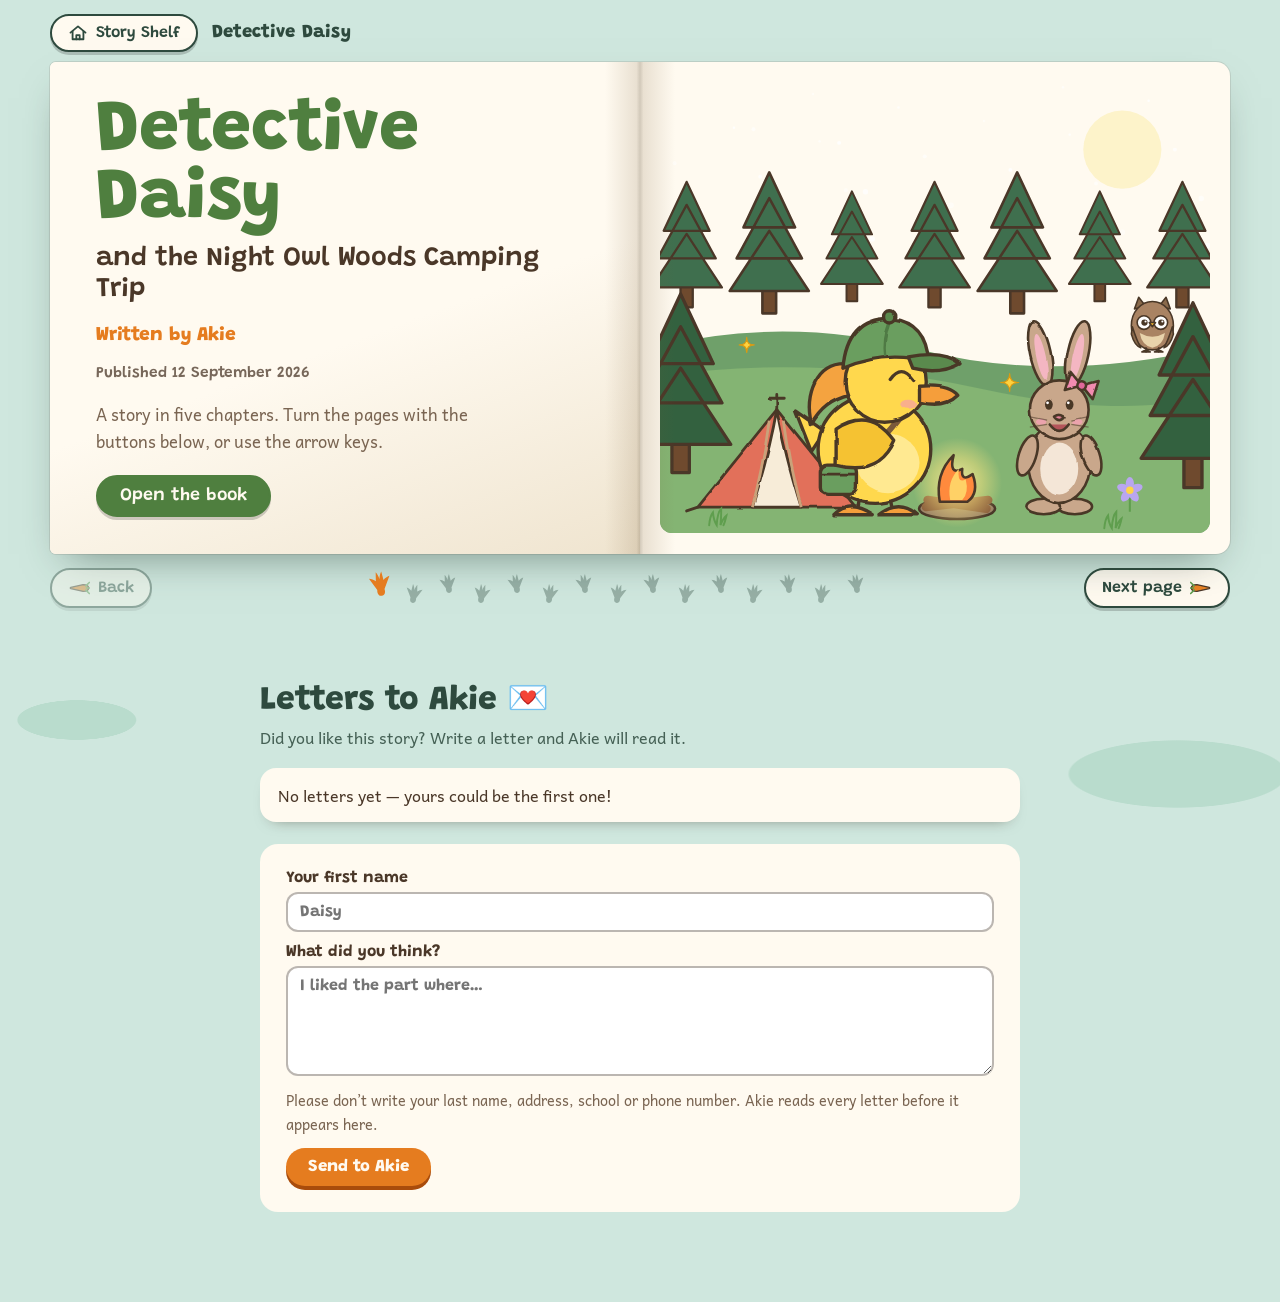
<file: stories/detective-daisy-2/index.html>
<!doctype html>
<html lang="en" data-root="../../" data-story="night-owl-woods">
<head>
<meta charset="utf-8">
<meta name="viewport" content="width=device-width, initial-scale=1">
<link rel="icon" href="data:image/svg+xml,<svg xmlns=%22http://www.w3.org/2000/svg%22 viewBox=%220 0 100 100%22><text y=%22.9em%22 font-size=%2290%22>⛺</text></svg>">
<title>Detective Daisy and the Night Owl Woods Camping Trip | Read Aloud Akie</title>
<meta name="description" content="Daisy goes camping in Night Owl Woods and the trees she chops trap her inside. Book 2 of Detective Daisy by Akie, in five chapters, read aloud in your browser.">
<link rel="canonical" href="https://readaloudakie.com/stories/detective-daisy-2/">
<meta property="og:type" content="book">
<meta property="og:site_name" content="Read Aloud Akie">
<meta property="og:title" content="Detective Daisy and the Night Owl Woods Camping Trip">
<meta property="og:description" content="Daisy goes camping in Night Owl Woods and the trees she chops trap her inside. Book 2 of Detective Daisy by Akie, in five chapters, read aloud in your browser.">
<meta property="og:url" content="https://readaloudakie.com/stories/detective-daisy-2/">
<meta property="og:image" content="https://readaloudakie.com/assets/social-card.png">
<meta property="og:image:alt" content="Detective Daisy the duck with her magnifying glass, on the Read Aloud Akie book shelf.">
<meta name="twitter:card" content="summary_large_image">
<meta name="theme-color" content="#d6ebe2">
<script type="application/ld+json">{
 "@context": "https://schema.org",
 "@type": "Book",
 "name": "Detective Daisy and the Night Owl Woods Camping Trip",
 "author": {
  "@type": "Person",
  "name": "Akie"
 },
 "publisher": {
  "@type": "Organization",
  "name": "Read Aloud Akie"
 },
 "url": "https://readaloudakie.com/stories/detective-daisy-2/",
 "image": "https://readaloudakie.com/stories/detective-daisy-2/cover.svg",
 "datePublished": "2026-09-12",
 "inLanguage": "en",
 "numberOfPages": 5,
 "bookFormat": "https://schema.org/EBook",
 "isAccessibleForFree": true,
 "description": "Daisy goes camping in Night Owl Woods and the trees she chops trap her inside. Book 2 of Detective Daisy by Akie, in five chapters, read aloud in your browser.",
 "audience": {
  "@type": "Audience",
  "audienceType": "children"
 },
 "position": 2,
 "isPartOf": {
  "@type": "BookSeries",
  "name": "Detective Daisy",
  "url": "https://readaloudakie.com/series/?id=detective-daisy"
 }
}</script>
<script src="../../assets/library.js?v=2026-11-22"></script>
<script src="../../assets/story-kit.js?v=2026-11-22"></script>
<script src="../../assets/read-aloud.js?v=2026-11-22"></script>
<script src="../../assets/comments.js?v=2026-11-22"></script>
<link rel="preconnect" href="https://fonts.googleapis.com">
<link rel="preconnect" href="https://fonts.gstatic.com" crossorigin>
<link href="https://fonts.googleapis.com/css2?family=Andika:wght@400;700&family=Grandstander:wght@600;800&display=swap" rel="stylesheet">
<style>
:root {
  --pond: #cfe7de;
  --pond-pad: #b9dccd;
  --chrome-ink: #2e4a3e;
  --paper: #fffaf0;
  --paper-shade: #efe4cf;
  --ink: #4a3728;
  --ink-soft: #7a6552;
  --leaf: #4f7f3f;
  --carrot: #e57c1f;
  --btn: #fffaf0;
  --btn-ink: #2e4a3e;
  --focus: #2a6fb5;
  --shadow: 0 18px 40px -18px rgba(38, 60, 50, .55);
  --display: "Grandstander", "Comic Sans MS", "Chalkboard SE", system-ui, sans-serif;
  --body: "Andika", "Trebuchet MS", "Segoe UI", system-ui, sans-serif;
}
@media (prefers-color-scheme: dark) {
  :root:not([data-theme="light"]) {
    --pond: #15302c; --pond-pad: #1d3d37; --chrome-ink: #d5eadf;
    --paper: #f7eedb; --paper-shade: #dccaa7;
    --btn: #244640; --btn-ink: #e8f4ee; --focus: #8cc6ff;
    --shadow: 0 18px 40px -16px rgba(0, 0, 0, .7);
  }
}
:root[data-theme="dark"] {
  --pond: #15302c; --pond-pad: #1d3d37; --chrome-ink: #d5eadf;
  --paper: #f7eedb; --paper-shade: #dccaa7;
  --btn: #244640; --btn-ink: #e8f4ee; --focus: #8cc6ff;
  --shadow: 0 18px 40px -16px rgba(0, 0, 0, .7);
}

* { box-sizing: border-box; }
[hidden] { display: none !important; }
html, body { margin: 0; min-height: 100%; }
body {
  background-color: var(--pond);
  background-image:
    radial-gradient(ellipse 90px 30px at 12% 18%, var(--pond-pad) 98%, transparent 100%),
    radial-gradient(ellipse 70px 24px at 88% 12%, var(--pond-pad) 98%, transparent 100%),
    radial-gradient(ellipse 110px 34px at 92% 86%, var(--pond-pad) 98%, transparent 100%),
    radial-gradient(ellipse 60px 20px at 6% 80%, var(--pond-pad) 98%, transparent 100%);
  background-attachment: fixed;
  color: var(--chrome-ink);
  font-family: var(--body);
  display: flex;
  flex-direction: column;
  min-height: 100svh;
}
button { font: inherit; }
:focus-visible { outline: 3px solid var(--focus); outline-offset: 3px; border-radius: 8px; }

.bar {
  display: flex; align-items: center; justify-content: space-between; gap: 12px;
  width: min(1180px, 94vw); margin: 0 auto; padding: 14px 0 10px;
}
.bar-title { font-family: var(--display); font-weight: 800; font-size: 1.15rem; letter-spacing: .01em; }
.pill {
  display: inline-flex; align-items: center; gap: 8px;
  background: var(--btn); color: var(--btn-ink);
  border: 2px solid currentColor; border-radius: 999px;
  padding: 7px 16px; cursor: pointer; font-family: var(--display); font-weight: 600; font-size: 1rem;
  box-shadow: 0 3px 0 rgba(0,0,0,.18);
}
.pill:active { transform: translateY(2px); box-shadow: 0 1px 0 rgba(0,0,0,.18); }
.pill[disabled] { opacity: .4; cursor: default; transform: none; }
.pill svg { width: 22px; height: 22px; flex: none; }
a.pill { text-decoration: none; }
.bar-left { display: flex; align-items: center; gap: 14px; min-width: 0; }
.shelf-link svg { width: 20px; height: 20px; }
@media (max-width: 520px) { .bar-title { display: none; } }

main { flex: 1; display: flex; flex-direction: column; align-items: center; justify-content: center; padding: 0 0 8px; }

.book {
  position: relative;
  width: min(1180px, 96vw, calc((100svh - 150px) * 2.4));
  aspect-ratio: 2.4 / 1;
  background: var(--paper);
  border-radius: 6px 14px 14px 6px;
  box-shadow: var(--shadow), 0 0 0 1px rgba(74,55,40,.12);
  display: grid; grid-template-columns: 1fr 1fr;
  overflow: hidden;
  touch-action: pan-y;
}
.book::after {
  content: ""; position: absolute; inset: 0 auto 0 50%; width: 70px; transform: translateX(-50%);
  background: linear-gradient(90deg, transparent, rgba(120,90,50,.16) 45%, rgba(80,60,30,.26) 50%, rgba(120,90,50,.16) 55%, transparent);
  pointer-events: none;
}
.book.single::after { display: none; }
.book.turn-next > * { animation: turnNext .45s ease-out; }
.book.turn-prev > * { animation: turnPrev .45s ease-out; }
@keyframes turnNext { from { opacity: 0; transform: translateX(28px); } to { opacity: 1; transform: none; } }
@keyframes turnPrev { from { opacity: 0; transform: translateX(-28px); } to { opacity: 1; transform: none; } }

.page { position: relative; min-width: 0; min-height: 0; padding: clamp(18px, 3.2vw, 46px) clamp(20px, 3.6vw, 52px); color: var(--ink); overflow: auto; }
.page.art { padding: 0; }
.art-frame { position: absolute; inset: clamp(12px, 1.6vw, 22px); }
.art-frame svg { width: 100%; height: 100%; display: block; border-radius: 12px; }
.page.words { display: flex; flex-direction: column; }

.chapter {
  font-family: var(--display); font-weight: 800; color: var(--leaf);
  font-size: clamp(1.5rem, 2.5vw, 2.15rem); line-height: 1.1; margin: 0 0 .15em;
}
.squiggle { flex: none; display: block; width: 120px; height: 12px; margin: 0 0 .9em; color: var(--carrot); }
.running { font-family: var(--display); font-weight: 600; color: var(--ink-soft); font-size: .95rem; margin: 0 0 .9em; }
.words p.text { font-size: clamp(1.02rem, 1.52vw, 1.27rem); line-height: 1.62; margin: 0 0 .7em; max-width: 34em; }
.words.opens p.text:first-of-type::first-letter {
  font-family: var(--display); font-weight: 800; color: var(--carrot);
  float: left; font-size: 3.1em; line-height: .9; padding: .06em .1em 0 0;
}
.folio { margin-top: auto; padding-top: .6em; font-family: var(--display); font-weight: 600; color: var(--ink-soft); font-size: .9rem; align-self: flex-end; }
.page.art .folio { position: absolute; left: 22px; bottom: 8px; }

/* cover */
.title-page { display: flex; flex-direction: column; justify-content: center; gap: clamp(10px, 1.6vw, 22px); background: linear-gradient(160deg, var(--paper) 55%, var(--paper-shade)); }
.title-page h1 { margin: 0; font-family: var(--display); color: var(--leaf); line-height: .95; }
.title-page .t1 { display: block; font-size: clamp(2.6rem, 5.6vw, 4.9rem); font-weight: 800; }
.title-page .t2 { display: block; margin-top: .35em; font-size: clamp(1.15rem, 2.1vw, 1.8rem); font-weight: 600; color: var(--ink); line-height: 1.15; }
.title-page .byline { margin: 0; font-family: "Grandstander", sans-serif; font-weight: 800; color: var(--carrot); font-size: clamp(1rem, 1.5vw, 1.28rem); }
.title-page .hint { margin: 0; color: var(--ink-soft); font-size: clamp(.98rem, 1.3vw, 1.1rem); max-width: 26em; }
.title-page .pill { align-self: flex-start; background: var(--leaf); color: #fffaf0; border-color: var(--leaf); font-size: 1.12rem; padding: 10px 22px; }

/* characters */
.cast { grid-column: 1 / -1; padding: clamp(16px, 2.6vw, 38px) clamp(20px, 3.6vw, 52px); display: flex; flex-direction: column; overflow: auto; color: var(--ink); }
.cast h2 { margin: 0 0 .5em; font-family: var(--display); font-weight: 800; color: var(--leaf); font-size: clamp(1.5rem, 2.5vw, 2.15rem); }
.cast ul { list-style: none; margin: 0; padding: 0; display: grid; grid-template-columns: repeat(3, 1fr); gap: clamp(8px, 1.4vw, 18px) clamp(14px, 3vw, 40px); flex: 1; }
.cast li { display: grid; grid-template-columns: clamp(70px, 9vw, 120px) 1fr; align-items: center; gap: 14px; }
.cast .portrait { aspect-ratio: 1; border-radius: 50%; background: radial-gradient(circle at 50% 40%, #fff 0 40%, var(--paper-shade) 100%); border: 3px solid var(--ink); display: grid; place-items: center; overflow: hidden; padding: 5%; }
.cast .portrait svg { width: 100%; height: 100%; }
.cast .name { font-family: var(--display); font-weight: 800; font-size: clamp(1.1rem, 1.7vw, 1.45rem); margin: 0; color: var(--ink); }
.cast .what { margin: .1em 0 0; font-size: clamp(.95rem, 1.25vw, 1.08rem); color: var(--ink-soft); line-height: 1.35; }

/* end */
.end-page { display: flex; flex-direction: column; justify-content: center; align-items: flex-start; gap: 14px; }
.end-page h2 { margin: 0; font-family: var(--display); font-weight: 800; color: var(--carrot); font-size: clamp(3rem, 6.4vw, 5.6rem); line-height: 1; transform: rotate(-3deg); }
.end-page p { margin: 0; font-size: clamp(1.02rem, 1.5vw, 1.25rem); max-width: 24em; }

/* navigation */
.turns { width: min(1180px, 96vw); display: flex; align-items: center; justify-content: space-between; gap: 12px; padding: 14px 0 6px; }
.trail { list-style: none; margin: 0; padding: 0; display: flex; align-items: center; gap: 4px; flex-wrap: nowrap; }
.trail button {
  width: 30px; height: 34px; padding: 0; border: 0; background: transparent; cursor: pointer; color: var(--chrome-ink); opacity: .35;
  display: grid; place-items: center;
}
.trail li:nth-child(odd) button { transform: translateY(-5px) rotate(-8deg); }
.trail li:nth-child(even) button { transform: translateY(5px) rotate(8deg); }
.trail button svg { width: 20px; height: 22px; }
.trail button.seen { opacity: .75; }
.trail button[aria-current="page"] { opacity: 1; color: var(--carrot); }
.trail button[aria-current="page"] svg { width: 26px; height: 28px; }
.label-short { display: none; }
.count { display: none; font-family: var(--display); font-weight: 600; }
.sr { position: absolute; width: 1px; height: 1px; overflow: hidden; clip: rect(0 0 0 0); white-space: nowrap; }

@media (max-width: 1020px) {
  .trail button { width: 22px; }
  .trail button svg { width: 16px; height: 18px; }
}
@media (max-width: 760px) {
  .bar { width: 92vw; flex-wrap: wrap; row-gap: 8px; }
  .bar-title { font-size: 1rem; }
  main { justify-content: flex-start; padding-bottom: 84px; }
  .book { width: 94vw; aspect-ratio: auto; grid-template-columns: 1fr; border-radius: 12px; }
  .book::after { display: none; }
  .page { overflow: visible; }
  .page.art { aspect-ratio: 4 / 3; }
  .art-frame { inset: 10px; }
  .page.art .folio { display: none; }
  .title-page { order: 2; }
  .cast ul { grid-template-columns: 1fr 1fr; }
}
@media (max-width: 520px) {
  .cast ul { grid-template-columns: 1fr; }
}
@media (max-width: 760px) {
  .cast li { grid-template-columns: 64px 1fr; gap: 10px; }
  .end-page { order: 2; }
  .turns { position: fixed; bottom: 0; left: 0; right: 0; width: auto; padding: 10px 4vw calc(10px + env(safe-area-inset-bottom)); background: var(--pond); box-shadow: 0 -8px 20px -12px rgba(0,0,0,.35); z-index: 5; }
  .trail { display: none; }
  .count { display: block; }
  .pill .label-long { display: none; }
  .pill .label-short { display: inline; }
}
@media (prefers-reduced-motion: reduce) {
  .book.turn-next > *, .book.turn-prev > * { animation: none; }
}
</style>
</head>
<body>
<svg width="0" height="0" style="position:absolute" aria-hidden="true" focusable="false"><defs>
  <filter id="wob" x="-10%" y="-10%" width="120%" height="120%"><feTurbulence type="fractalNoise" baseFrequency="0.04" numOctaves="2" seed="4" result="n"/><feDisplacementMap in="SourceGraphic" in2="n" scale="3" xChannelSelector="R" yChannelSelector="G"/></filter>
  <filter id="paper" x="0" y="0" width="100%" height="100%"><feTurbulence type="fractalNoise" baseFrequency="0.8" numOctaves="3" seed="9"/><feColorMatrix values="0 0 0 0 0.42  0 0 0 0 0.33  0 0 0 0 0.2  0.35 0 0 0 -0.1"/></filter>
  <filter id="wash" x="-20%" y="-20%" width="140%" height="140%"><feGaussianBlur stdDeviation="10"/></filter>
  <radialGradient id="glow"><stop offset="0" stop-color="#fff6b0" stop-opacity="1"/><stop offset=".55" stop-color="#ffe680" stop-opacity=".55"/><stop offset="1" stop-color="#ffe680" stop-opacity="0"/></radialGradient>
  <radialGradient id="lavaGlow"><stop offset="0" stop-color="#ffd166"/><stop offset=".45" stop-color="#ff8a3d" stop-opacity=".65"/><stop offset="1" stop-color="#ff7b2f" stop-opacity="0"/></radialGradient>
  <linearGradient id="skyDay" x1="0" y1="0" x2="0" y2="1"><stop offset="0" stop-color="#b9e0f0"/><stop offset="1" stop-color="#f1f9ee"/></linearGradient>
  <linearGradient id="skyDusk" x1="0" y1="0" x2="0" y2="1"><stop offset="0" stop-color="#f4b39a"/><stop offset=".6" stop-color="#fbd9b5"/><stop offset="1" stop-color="#fdeccf"/></linearGradient>
  <linearGradient id="pond" x1="0" y1="0" x2="0" y2="1"><stop offset="0" stop-color="#a9dbd9"/><stop offset="1" stop-color="#cdebdc"/></linearGradient>
  <pattern id="stripes" width="16" height="16" patternUnits="userSpaceOnUse"><rect width="16" height="16" fill="#f4efe6"/><rect width="16" height="8" fill="#43414a"/></pattern>
  </defs></svg>
<noscript><p style="max-width:34em;margin:24px auto;padding:0 16px;font-size:1.1rem"><strong>Detective Daisy and the Night Owl Woods Camping Trip</strong> — Daisy goes camping in Night Owl Woods, and the trees she chops trap her inside. A story by Akie in five chapters. Please turn on JavaScript to read this story, or <a href="../../index.html">go back to the shelf</a>.</p></noscript>
<header class="bar">
  <div class="bar-left">
    <a class="pill shelf-link" data-site-link="home" href="../../index.html"><svg viewBox="0 0 24 24" fill="none" stroke="currentColor" stroke-width="2.2" stroke-linecap="round" stroke-linejoin="round" aria-hidden="true"><path d="M3 11.5 12 4l9 7.5"/><path d="M5.5 10v9.5h13V10"/><path d="M10 19.5v-5h4v5"/></svg><span>Story Shelf</span></a>
    <span class="bar-title">Detective Daisy</span>
  </div>
  <div class="read-tools" id="read-tools" hidden>
    <div class="voice-pick" id="voice-pick"></div>
    <button class="pill" id="read" type="button">
      <svg viewBox="0 0 24 24" fill="none" stroke="currentColor" stroke-width="2" stroke-linecap="round" stroke-linejoin="round" aria-hidden="true"><path d="M4 9v6h4l5 4V5L8 9H4z"/><path d="M16.5 8.5a5 5 0 0 1 0 7"/><path d="M19 6a8.5 8.5 0 0 1 0 12"/></svg>
      <span id="read-label">Read this page</span>
    </button>
  </div>
</header>

<main>
  <div class="book" id="book" aria-live="polite"></div>
  <nav class="turns" aria-label="Turn pages">
    <button class="pill" id="prev" type="button">
      <svg viewBox="0 0 32 24" aria-hidden="true"><path d="M30 12c0-3-3-5-8-5L4 11.2c-1 .3-1 1.3 0 1.6L22 17c5 0 8-2 8-5z" fill="#ec8424" stroke="#4a3728" stroke-width="1.8" stroke-linejoin="round"/><path d="M26 9l5-5M27 12h5M26 15l5 5" stroke="#5f9e4e" stroke-width="2.4" stroke-linecap="round"/></svg>
      <span>Back</span>
    </button>
    <ol class="trail" id="trail"></ol>
    <span class="count" id="count" aria-hidden="true"></span>
    <button class="pill" id="next" type="button">
      <span><span class="label-long">Next page</span><span class="label-short">Next</span></span>
      <svg viewBox="0 0 32 24" aria-hidden="true"><path d="M2 12c0-3 3-5 8-5l18 4.2c1 .3 1 1.3 0 1.6L10 17c-5 0-8-2-8-5z" fill="#ec8424" stroke="#4a3728" stroke-width="1.8" stroke-linejoin="round"/><path d="M6 9L1 4M5 12H0M6 15l-5 5" stroke="#5f9e4e" stroke-width="2.4" stroke-linecap="round"/></svg>
    </button>
  </nav>
</main>

<section id="letters"></section>

<script>
(function (root) {
  const INK = '#4a3728';
  const ST = `stroke="${INK}" stroke-width="3" stroke-linejoin="round" stroke-linecap="round"`;
  const T = (x, y, s = 1, flip = false, rot = 0) =>
    `translate(${x} ${y}) rotate(${rot}) scale(${flip ? -s : s} ${s})`;

  const DEFS = `<svg width="0" height="0" style="position:absolute" aria-hidden="true" focusable="false"><defs>
  <filter id="wob" x="-10%" y="-10%" width="120%" height="120%"><feTurbulence type="fractalNoise" baseFrequency="0.04" numOctaves="2" seed="4" result="n"/><feDisplacementMap in="SourceGraphic" in2="n" scale="3" xChannelSelector="R" yChannelSelector="G"/></filter>
  <filter id="paper" x="0" y="0" width="100%" height="100%"><feTurbulence type="fractalNoise" baseFrequency="0.8" numOctaves="3" seed="9"/><feColorMatrix values="0 0 0 0 0.42  0 0 0 0 0.33  0 0 0 0 0.2  0.35 0 0 0 -0.1"/></filter>
  <filter id="wash" x="-20%" y="-20%" width="140%" height="140%"><feGaussianBlur stdDeviation="10"/></filter>
  <radialGradient id="glow"><stop offset="0" stop-color="#fff6b0" stop-opacity="1"/><stop offset=".55" stop-color="#ffe680" stop-opacity=".55"/><stop offset="1" stop-color="#ffe680" stop-opacity="0"/></radialGradient>
  <radialGradient id="lavaGlow"><stop offset="0" stop-color="#ffd166"/><stop offset=".45" stop-color="#ff8a3d" stop-opacity=".65"/><stop offset="1" stop-color="#ff7b2f" stop-opacity="0"/></radialGradient>
  <linearGradient id="skyDay" x1="0" y1="0" x2="0" y2="1"><stop offset="0" stop-color="#b9e0f0"/><stop offset="1" stop-color="#f1f9ee"/></linearGradient>
  <linearGradient id="skyDusk" x1="0" y1="0" x2="0" y2="1"><stop offset="0" stop-color="#f4b39a"/><stop offset=".6" stop-color="#fbd9b5"/><stop offset="1" stop-color="#fdeccf"/></linearGradient>
  <linearGradient id="pond" x1="0" y1="0" x2="0" y2="1"><stop offset="0" stop-color="#a9dbd9"/><stop offset="1" stop-color="#cdebdc"/></linearGradient>
  <linearGradient id="skyMorn" x1="0" y1="0" x2="0" y2="1"><stop offset="0" stop-color="#a8d8ea"/><stop offset=".55" stop-color="#d8eef0"/><stop offset="1" stop-color="#f3f7e6"/></linearGradient>
  <linearGradient id="skyEve" x1="0" y1="0" x2="0" y2="1"><stop offset="0" stop-color="#2f3f66"/><stop offset=".55" stop-color="#6b6f9e"/><stop offset="1" stop-color="#c9a7b0"/></linearGradient>
  <linearGradient id="water" x1="0" y1="0" x2="0" y2="1"><stop offset="0" stop-color="#8ecae6"/><stop offset="1" stop-color="#bde5ea"/></linearGradient>
  <linearGradient id="beamGrad" x1="0" y1="0" x2="0" y2="1"><stop offset="0" stop-color="#fff3b0" stop-opacity=".85"/><stop offset="1" stop-color="#fff3b0" stop-opacity="0"/></linearGradient>
  <pattern id="stripes" width="16" height="16" patternUnits="userSpaceOnUse"><rect width="16" height="16" fill="#f4efe6"/><rect width="16" height="8" fill="#43414a"/></pattern>
  </defs></svg>`;

  /* ---------- small props ---------- */
  const cloud = (x, y, s = 1, c = '#fff') =>
    `<g transform="${T(x, y, s)}" fill="${c}" opacity=".95"><ellipse cx="0" cy="0" rx="50" ry="22"/><circle cx="-24" cy="-10" r="22"/><circle cx="12" cy="-20" r="29"/><circle cx="40" cy="-4" r="18"/></g>`;
  const tuft = (x, y, s = 1, c = '#5f9e4e') =>
    `<path transform="${T(x, y, s)}" d="M-10 0 Q-9 -12 -5 -17 Q-4 -6 0 0 Q1 -17 6 -22 Q6 -8 5 0 Q9 -10 13 -13 Q11 -4 9 0" fill="none" stroke="${c}" stroke-width="2.6" stroke-linecap="round"/>`;
  const flower = (x, y, c = '#f59bbd', s = 1) =>
    `<g transform="${T(x, y, s)}"><path d="M0 0 L0 -22" stroke="#5f9e4e" stroke-width="2.5"/>${[0, 72, 144, 216, 288]
      .map((a) => `<ellipse cx="0" cy="-8" rx="5" ry="8" fill="${c}" transform="translate(0 -26) rotate(${a})"/>`)
      .join('')}<circle cx="0" cy="-26" r="4.5" fill="#ffd447"/></g>`;
  const sparkle = (x, y, r = 8, c = '#ffd23f') =>
    `<path d="M${x} ${y - r} Q${x} ${y} ${x + r} ${y} Q${x} ${y} ${x} ${y + r} Q${x} ${y} ${x - r} ${y} Q${x} ${y} ${x} ${y - r} Z" fill="${c}" stroke="#d99a12" stroke-width="1.5" stroke-linejoin="round"/>`;
  const mark = (x, y, ch, size = 46, c = INK, rot = 0) =>
    `<text x="${x}" y="${y}" font-family="Grandstander, 'Comic Sans MS', sans-serif" font-weight="800" font-size="${size}" fill="${c}" text-anchor="middle" transform="rotate(${rot} ${x} ${y})">${ch}</text>`;
  const pawPrint = (x, y, rot = 0, s = 1) =>
    `<g transform="${T(x, y, s, false, rot)}" fill="#8a6a4c" opacity=".6"><ellipse cx="0" cy="0" rx="9" ry="13"/><circle cx="-9" cy="-17" r="4.2"/><circle cx="0" cy="-22" r="4.2"/><circle cx="9" cy="-17" r="4.2"/></g>`;
  const tree = (x, y, s = 1) =>
    `<g transform="${T(x, y, s)}"><path d="M-10 0 L-7 -70 L7 -70 L10 0 Z" fill="#9a6b45" ${ST}/><circle cx="0" cy="-104" r="48" fill="#7dbb6a" ${ST}/><circle cx="-34" cy="-80" r="30" fill="#7dbb6a" ${ST}/><circle cx="34" cy="-82" r="30" fill="#7dbb6a" ${ST}/><circle cx="-12" cy="-116" r="14" fill="#9bd08a"/></g>`;
  const pine = (x, y, s = 1, c = '#5b9a66') =>
    `<g transform="${T(x, y, s)}"><rect x="-5" y="-16" width="10" height="16" fill="#8a5e3c"/><path d="M-28 -14 L0 -60 L28 -14 Z M-22 -40 L0 -84 L22 -40 Z" fill="${c}" ${ST} stroke-width="2.5"/></g>`;
  const rock = (x, y, s = 1, c = '#a39386') =>
    `<path transform="${T(x, y, s)}" d="M-30 0 Q-34 -22 -12 -28 Q8 -38 24 -22 Q38 -10 32 0 Z" fill="${c}" ${ST}/>`;
  const bush = (x, y, s = 1) =>
    `<g transform="${T(x, y, s)}" fill="#6fae5c" ${ST}><circle cx="-26" cy="-22" r="24"/><circle cx="24" cy="-24" r="26"/><circle cx="0" cy="-38" r="30"/><path d="M-50 0 Q-52 -14 -40 -18 L40 -18 Q54 -14 50 0 Z" stroke="none"/></g>`;
  const puff = (x, y, s = 1, c = '#fff') =>
    `<g transform="${T(x, y, s)}" fill="${c}" opacity=".85"><circle cx="0" cy="0" r="12"/><circle cx="14" cy="-4" r="9"/><circle cx="-12" cy="-3" r="8"/></g>`;
  const speed = (x, y, len = 60, n = 3, gap = 16, c = INK) =>
    Array.from({ length: n }, (_, i) => `<path d="M${x} ${y + i * gap} L${x - len + i * 10} ${y + i * gap}" stroke="${c}" stroke-width="3" stroke-linecap="round" opacity=".45"/>`).join('');
  const tear = (x, y, s = 1) =>
    `<path transform="${T(x, y, s)}" d="M0 0 Q-6 10 -5 15 Q0 21 5 15 Q6 10 0 0 Z" fill="#8ecae6" stroke="#5aa6c9" stroke-width="1.5"/>`;

  function lilyPad(cx, cy, rx, ry, c = '#8cc47a', notch = 12) {
    const a = (notch * Math.PI) / 180;
    const p1 = [cx + rx * Math.cos(-a), cy + ry * Math.sin(-a)];
    const p2 = [cx + rx * Math.cos(a), cy + ry * Math.sin(a)];
    return `<path d="M${cx} ${cy} L${p1[0]} ${p1[1]} A${rx} ${ry} 0 1 0 ${p2[0]} ${p2[1]} Z" fill="${c}" ${ST} stroke-width="2.5"/>
    <path d="M${cx} ${cy} L${cx - rx * 0.8} ${cy - ry * 0.3} M${cx} ${cy} L${cx - rx * 0.4} ${cy + ry * 0.85} M${cx} ${cy} L${cx + rx * 0.2} ${cy - ry * 0.9}" stroke="#5f9e4e" stroke-width="2.5" opacity=".5"/>`;
  }

  function carrot(x, y, rot = 0, s = 1, glow = false) {
    return `<g transform="${T(x, y, s, false, rot)}">${glow ? `<circle cx="0" cy="18" r="96" fill="url(#glow)"/>` : ''}
    <path d="M-4 -2 Q-24 -24 -16 -40 Q-2 -26 0 -4 Z M0 -3 Q-3 -40 8 -48 Q13 -24 4 -3 Z M3 -2 Q18 -26 30 -26 Q22 -8 6 1 Z" fill="#6fb04a" ${ST} stroke-width="2.5"/>
    <path d="M-13 0 Q-12 38 0 74 Q12 38 13 0 Q0 -7 -13 0 Z" fill="#f28a2e" ${ST}/>
    <path d="M-9 16 L-3 18 M3 32 L9 30 M-6 48 L-1 50" stroke="#c9601b" stroke-width="2.5" stroke-linecap="round" fill="none"/>
    ${glow ? sparkle(-40, -6, 10) + sparkle(34, 44, 8) + sparkle(30, -34, 7) : ''}</g>`;
  }

  function bucket(x, y, s = 1) {
    return `<g transform="${T(x, y, s)}">
    <ellipse cx="0" cy="-50" rx="34" ry="8" fill="#5f7f93" ${ST}/>
    ${carrot(-16, -74, -18, 0.5)}${carrot(4, -80, 4, 0.5)}${carrot(20, -72, 22, 0.5)}
    <path d="M-34 -50 Q0 -42 34 -50 L26 0 L-26 0 Z" fill="#8fb3c9" ${ST}/>
    <path d="M-28 -24 Q0 -18 28 -24" stroke="#6f93a9" stroke-width="3" fill="none"/>
    <path d="M-32 -48 Q0 -110 32 -48" fill="none" ${ST}/></g>`;
  }

  function sign(x, y, text, s = 1, w = 190) {
    const h = w / 2;
    return `<g transform="${T(x, y, s)}"><rect x="-7" y="-110" width="14" height="110" fill="#9a6b45" ${ST}/>
    <path d="M${-h} -128 L${h - 22} -128 L${h + 4} -104 L${h - 22} -80 L${-h} -80 Z" fill="#ecc88f" ${ST}/>
    <text x="-8" y="-97" font-family="Grandstander, 'Comic Sans MS', sans-serif" font-weight="700" font-size="17" fill="${INK}" text-anchor="middle">${text}</text></g>`;
  }

  function thought(cx, cy, rx, ry, tx, ty, inner) {
    const dx = tx - cx, dy = ty - cy;
    return `<g><circle cx="${cx + dx * 0.72}" cy="${cy + dy * 0.72}" r="7" fill="#fff" ${ST} stroke-width="2.5"/>
    <circle cx="${cx + dx * 0.86}" cy="${cy + dy * 0.86}" r="4.5" fill="#fff" ${ST} stroke-width="2.5"/>
    <path d="M${cx - rx} ${cy} Q${cx - rx - 14} ${cy - ry * 0.7} ${cx - rx * 0.5} ${cy - ry} Q${cx - rx * 0.1} ${cy - ry - 22} ${cx + rx * 0.4} ${cy - ry} Q${cx + rx + 12} ${cy - ry * 0.9} ${cx + rx} ${cy - ry * 0.1} Q${cx + rx + 14} ${cy + ry * 0.8} ${cx + rx * 0.4} ${cy + ry} Q${cx} ${cy + ry + 16} ${cx - rx * 0.5} ${cy + ry} Q${cx - rx - 16} ${cy + ry * 0.8} ${cx - rx} ${cy} Z" fill="#fff" ${ST}/>
    ${inner}</g>`;
  }

  /* ---------- buildings & landscape ---------- */
  function cottage(x, y, s = 1) {
    return `<g transform="${T(x, y, s)}" filter="url(#wob)">
    <rect x="-90" y="-150" width="180" height="150" fill="#f7e6c8" ${ST}/>
    <path d="M-112 -140 L0 -236 L112 -140 Z" fill="#9db3dc" ${ST}/>
    <path d="M-60 -168 L60 -168 M-34 -196 L34 -196" stroke="#7f97c4" stroke-width="3"/>
    <rect x="44" y="-226" width="26" height="46" fill="#c9a27a" ${ST}/>
    <path d="M-24 0 L-24 -58 Q0 -92 24 -58 L24 0 Z" fill="#6b9e5e" ${ST}/><circle cx="14" cy="-34" r="3.5" fill="#ffd447"/>
    <circle cx="-54" cy="-96" r="20" fill="#cfeaf7" ${ST}/><path d="M-54 -116 L-54 -76 M-74 -96 L-34 -96" stroke="${INK}" stroke-width="2.5"/>
    <circle cx="54" cy="-96" r="20" fill="#cfeaf7" ${ST}/><path d="M54 -116 L54 -76 M34 -96 L74 -96" stroke="${INK}" stroke-width="2.5"/>
    <path d="M-76 -70 Q-54 -62 -32 -70" stroke="#f59bbd" stroke-width="6" stroke-linecap="round"/></g>`;
  }

  function barn(x, y, s = 1) {
    return `<g transform="${T(x, y, s)}" filter="url(#wob)">
    <path d="M-130 0 L-130 -150 L-84 -214 L84 -214 L130 -150 L130 0 Z" fill="#dc5d55" ${ST}/>
    <path d="M-144 -146 L-88 -226 L88 -226 L144 -146" fill="none" stroke="#f7f0e3" stroke-width="12" stroke-linecap="round" stroke-linejoin="round"/>
    <path d="M-144 -146 L-88 -226 L88 -226 L144 -146" fill="none" ${ST} stroke-width="2"/>
    <rect x="-54" y="-112" width="108" height="112" fill="#b9463f" stroke="#f7f0e3" stroke-width="8"/>
    <path d="M-54 -112 L54 0 M54 -112 L-54 0" stroke="#f7f0e3" stroke-width="7"/>
    <rect x="-58" y="-116" width="116" height="116" fill="none" ${ST} stroke-width="2"/>
    <rect x="-26" y="-186" width="52" height="40" fill="#f7f0e3" ${ST}/>
    <path d="M-22 -150 Q-14 -168 -6 -152 Q2 -170 10 -152 Q16 -166 22 -150 Z" fill="#e9c46a" ${ST} stroke-width="2"/></g>`;
  }

  function carrotHouse(x, y, s = 1) {
    let logs = '';
    for (let r = 0; r < 6; r++) {
      const yy = -17 - r * 30;
      const segs = r % 2 ? [[-136, -40], [-36, 136]] : [[-136, 36], [40, 136]];
      segs.forEach(([a, b], i) => {
        const right = (r + i) % 2 === 0;
        const tip = right
          ? `M${a} ${yy - 14} L${b - 26} ${yy - 14} Q${b} ${yy - 6} ${b + 6} ${yy} Q${b} ${yy + 6} ${b - 26} ${yy + 14} L${a} ${yy + 14} Q${a - 6} ${yy} ${a} ${yy - 14} Z`
          : `M${b} ${yy - 14} L${a + 26} ${yy - 14} Q${a} ${yy - 6} ${a - 6} ${yy} Q${a} ${yy + 6} ${a + 26} ${yy + 14} L${b} ${yy + 14} Q${b + 6} ${yy} ${b} ${yy - 14} Z`;
        const stubX = right ? a : b;
        const dir = right ? -1 : 1;
        logs += `<path d="${tip}" fill="${r % 2 ? '#f39237' : '#ee8428'}" ${ST} stroke-width="2.5"/>
        <path d="M${stubX} ${yy} q${dir * 14} -10 ${dir * 20} -4 q${-dir * 6} 8 ${-dir * 20} 4" fill="#6fb04a" ${ST} stroke-width="2"/>`;
      });
    }
    return `<g transform="${T(x, y, s)}" filter="url(#wob)">
    ${logs}
    <path d="M-168 -196 L0 -330 L168 -196 Z" fill="#79b85a" ${ST}/>
    <path d="M-120 -214 Q-100 -230 -80 -214 Q-60 -232 -40 -214 Q-20 -232 0 -214 Q20 -232 40 -214 Q60 -232 80 -214 Q100 -230 120 -214" fill="none" stroke="#4f8a3d" stroke-width="3"/>
    <path d="M-60 -262 Q-40 -278 -20 -262 Q0 -280 20 -262 Q40 -278 60 -262" fill="none" stroke="#4f8a3d" stroke-width="3"/>
    <path d="M-6 -326 Q-30 -370 -16 -384 Q-2 -360 0 -330 Z M2 -328 Q4 -380 18 -388 Q20 -356 8 -326 Z" fill="#6fb04a" ${ST}/>
    <path d="M-40 0 L-40 -96 Q0 -140 40 -96 L40 0 Z" fill="#8b5a2b" ${ST}/>
    <path d="M-14 -110 L-14 0 M14 -110 L14 0" stroke="#6e441f" stroke-width="3"/><circle cx="26" cy="-50" r="4" fill="#ffd447" ${ST} stroke-width="1.5"/>
    <circle cx="-92" cy="-120" r="22" fill="#cfeaf7" ${ST}/><path d="M-92 -142 L-92 -98 M-114 -120 L-70 -120" stroke="${INK}" stroke-width="2.5"/>
    <circle cx="92" cy="-120" r="22" fill="#cfeaf7" ${ST}/><path d="M92 -142 L92 -98 M70 -120 L114 -120" stroke="${INK}" stroke-width="2.5"/></g>`;
  }

  function doghouse(x, y, s = 1, roof = '#c65a3a') {
    return `<g transform="${T(x, y, s)}"><rect x="-40" y="-56" width="80" height="56" fill="#e8c9a0" ${ST}/>
    <path d="M-52 -50 L0 -96 L52 -50 Z" fill="${roof}" ${ST}/><path d="M-16 0 L-16 -26 Q0 -46 16 -26 L16 0 Z" fill="#5b4634" ${ST}/></g>`;
  }

  function mountain(x, y, s = 1, c = '#9db4c0') {
    return `<g transform="${T(x, y, s)}"><path d="M-300 0 L-40 -380 Q0 -410 40 -380 L300 0 Z" fill="${c}" ${ST}/>
    <path d="M40 -380 L300 0 L120 0 Q60 -180 20 -390 Z" fill="#000" opacity=".07"/>
    <path d="M-80 -322 L-40 -380 Q0 -410 40 -380 L83 -318 Q62 -300 42 -324 Q20 -296 0 -322 Q-24 -298 -44 -326 Q-62 -300 -80 -322 Z" fill="#fff" ${ST}/></g>`;
  }

  function volcano(x, y, s = 1, erupt = false) {
    const smoke = erupt
      ? `${cloud(-40, -470, 1.6, '#8f8a8a')}${cloud(70, -520, 1.3, '#a19c9b')}${cloud(-120, -540, 1.1, '#b3aead')}`
      : `${cloud(10, -330, 0.8, '#c9c3c0')}${cloud(50, -380, 0.65, '#d6d0cc')}${cloud(-10, -420, 0.5, '#e2ddd9')}`;
    const fountain = erupt
      ? `<path d="M-54 -284 Q-96 -380 -40 -430 Q0 -480 40 -430 Q96 -380 54 -284 Z" fill="#ff7b2f" ${ST}/>
         <path d="M-26 -286 Q-44 -360 -12 -392 Q10 -416 24 -388 Q48 -350 28 -286 Z" fill="#ffd166"/>
         <circle cx="-110" cy="-400" r="12" fill="#ff7b2f" ${ST}/><circle cx="120" cy="-380" r="10" fill="#ff7b2f" ${ST}/>
         <circle cx="-160" cy="-330" r="8" fill="#ffb347" ${ST}/><circle cx="170" cy="-320" r="9" fill="#ffb347" ${ST}/>
         <circle cx="60" cy="-470" r="9" fill="#ff7b2f" ${ST}/>`
      : '';
    return `<g transform="${T(x, y, s)}">${smoke}
    <circle cx="0" cy="-290" r="${erupt ? 200 : 120}" fill="url(#lavaGlow)" opacity=".8"/>
    ${fountain}
    <path d="M-320 0 L-70 -280 Q0 -294 70 -280 L320 0 Z" fill="#8b6b58" ${ST}/>
    <path d="M30 -284 L70 -280 L320 0 L130 0 Q80 -150 30 -284 Z" fill="#000" opacity=".12"/>
    <ellipse cx="0" cy="-280" rx="70" ry="14" fill="#ff7b2f" ${ST}/>
    <path d="M-34 -272 Q-50 -220 -80 -172 Q-66 -160 -56 -182 Q-34 -226 -14 -270 Z" fill="#ff8a3d" ${ST} stroke-width="2"/>
    <path d="M22 -272 Q38 -226 30 -190 Q42 -184 46 -200 Q46 -244 40 -272 Z" fill="#ff8a3d" ${ST} stroke-width="2"/>
    ${erupt ? `<path d="M-6 -272 Q-10 -180 -40 -110 Q-24 -100 -16 -118 Q6 -190 10 -272 Z" fill="#ffa24a" ${ST} stroke-width="2"/>` : ''}</g>`;
  }

  /* ---------- characters ---------- */
  function daisy(o = {}) {
    const { x = 0, y = 0, s = 1, flip = false, rot = 0, expr = 'happy', glass = false, bucketOn = false, carrotOn = false, cheer = false, watch = false } = o;
    let eye = `<ellipse cx="24" cy="-122" rx="10" ry="12" fill="#fff" ${ST} stroke-width="2.5"/><circle cx="27" cy="-120" r="5.5" fill="${INK}"/><circle cx="29" cy="-123" r="2" fill="#fff"/>`;
    let brow = '', extra = '';
    if (expr === 'thinking') eye = `<ellipse cx="24" cy="-122" rx="10" ry="12" fill="#fff" ${ST} stroke-width="2.5"/><circle cx="27" cy="-127" r="5.5" fill="${INK}"/><circle cx="29" cy="-130" r="2" fill="#fff"/>`;
    if (expr === 'surprised') eye = `<ellipse cx="24" cy="-122" rx="12" ry="14" fill="#fff" ${ST} stroke-width="2.5"/><circle cx="25" cy="-122" r="4" fill="${INK}"/>`;
    if (expr === 'joy') eye = `<path d="M14 -120 Q24 -134 34 -120" fill="none" ${ST} stroke-width="4"/>`;
    if (expr === 'furious') { brow = `<path d="M10 -142 L38 -130" ${ST} stroke-width="5"/>`; extra = `<ellipse cx="34" cy="-100" rx="9" ry="5" fill="#ff6b6b" opacity=".55"/>`; }
    if (expr === 'determined') brow = `<path d="M12 -140 L38 -134" ${ST} stroke-width="4.5"/>`;
    if (expr === 'worried') brow = `<path d="M14 -134 L36 -142" ${ST} stroke-width="4"/>`;

    let wing = `<path d="M-34 -76 Q-4 -96 18 -66 Q4 -34 -34 -44 Z" fill="#f5c233" ${ST}/>`;
    let items = '';
    if (glass) {
      wing = `<path d="M-14 -74 Q26 -84 44 -56 Q24 -38 -14 -48 Z" fill="#f5c233" ${ST}/>`;
      items = `<path d="M40 -52 L62 -68" stroke="#8b5a2b" stroke-width="9" stroke-linecap="round"/><path d="M40 -52 L62 -68" ${ST} stroke-width="2" opacity=".5"/>
      <circle cx="78" cy="-82" r="21" fill="#dff3fb" fill-opacity=".6" stroke="#7f8b93" stroke-width="6"/><path d="M66 -90 Q70 -98 78 -99" stroke="#fff" stroke-width="3" fill="none" stroke-linecap="round"/>`;
    }
    if (bucketOn) {
      wing = `<path d="M-14 -76 Q30 -86 58 -66 Q40 -46 -14 -50 Z" fill="#f5c233" ${ST}/>`;
      items = bucket(80, 2, 0.85);
    }
    let backWing = '';
    if (carrotOn || cheer) {
      backWing = `<path d="M-6 -78 Q-40 -104 -64 -150 Q-62 -166 -50 -162 Q-50 -178 -36 -174 Q-30 -186 -18 -176 Q-8 -128 16 -80 Z" fill="#f5c233" ${ST}/>`;
      wing = '';
      if (carrotOn) backWing = carrot(-60, -196, 36, 0.78, true) + backWing;
    }
    const w = watch ? `<rect x="-12" y="-66" width="20" height="8" fill="#6b9e5e" transform="rotate(20 -2 -62)"/><circle cx="-2" cy="-62" r="9" fill="#fff" ${ST} stroke-width="2.5"/><path d="M-2 -62 L-2 -68 M-2 -62 L3 -60" stroke="${INK}" stroke-width="2"/>` : '';

    return `<g transform="${T(x, y, s, flip, rot)}" filter="url(#wob)">
    <path d="M-44 -74 L-70 -92 L-56 -56 Z" fill="#ffd84d" ${ST}/>
    <path d="M-24 -134 C-52 -136 -62 -106 -56 -80 C-48 -94 -38 -102 -22 -106 Z" fill="#f4a340" ${ST}/>
    <path d="M-14 -14 L-16 -4 M14 -14 L16 -4" ${ST} fill="none"/>
    <path d="M-36 0 Q-22 -14 -2 0 Z" fill="#f59e3b" ${ST}/><path d="M4 0 Q22 -14 38 0 Z" fill="#f59e3b" ${ST}/>
    <ellipse cx="0" cy="-58" rx="50" ry="48" fill="#ffd84d" ${ST}/>
    <ellipse cx="12" cy="-46" rx="28" ry="26" fill="#ffe991"/>
    <path d="M28 -92 Q4 -60 -30 -32" stroke="#7a5a3a" stroke-width="5" fill="none" stroke-linecap="round"/>
    <rect x="-48" y="-44" width="32" height="26" rx="6" fill="#6b9e5e" ${ST}/><path d="M-48 -36 L-16 -36" stroke="${INK}" stroke-width="2.5"/>
    ${glass || bucketOn || carrotOn || cheer ? '' : wing}${backWing}
    <circle cx="10" cy="-118" r="36" fill="#ffd84d" ${ST}/>
    <path d="M40 -114 Q66 -116 74 -106 Q62 -94 40 -100 Z" fill="#f59e3b" ${ST}/>
    <ellipse cx="30" cy="-98" rx="7" ry="4" fill="#f7a1a1" opacity=".75"/>
    ${eye}${extra}
    <path d="M-28 -130 Q-24 -176 16 -174 Q46 -170 48 -136 Q10 -146 -28 -130 Z" fill="#6b9e5e" ${ST}/>
    <path d="M30 -140 Q62 -146 76 -134 Q58 -124 34 -130 Z" fill="#5a8a4e" ${ST}/>
    <path d="M14 -172 Q8 -156 10 -140" fill="none" stroke="#4f7a44" stroke-width="3"/>
    <circle cx="14" cy="-176" r="5" fill="#5a8a4e" ${ST} stroke-width="2"/>
    ${brow}
    ${glass || bucketOn ? wing : ''}${items}${w}</g>`;
  }

  function bunny(o = {}) {
    const { x = 0, y = 0, s = 1, flip = false, rot = 0, fur = '#c9a78b', inner = '#f4b6c2', belly = '#f4e6d7', bow = false, mask = false, stripes = false, expr = 'happy', armL = 18, armR = -18, carrotHug = false, carrotUp = false } = o;
    const arm = (sx, a, fill) => `<g transform="translate(${sx} -86) rotate(${a})"><ellipse cx="0" cy="22" rx="10" ry="24" fill="${fill}" ${ST}/></g>`;
    const eyeDot = (ex) => mask
      ? `<ellipse cx="${ex}" cy="-124" rx="6" ry="7" fill="#fff"/><circle cx="${ex + 1}" cy="-123" r="3.5" fill="${INK}"/>`
      : `<ellipse cx="${ex}" cy="-124" rx="4.5" ry="6" fill="${INK}"/><circle cx="${ex + 1.5}" cy="-126" r="1.6" fill="#fff"/>`;
    let eyes = eyeDot(-12) + eyeDot(12);
    let mouth = `<path d="M0 -104 Q-3 -96 -10 -98 M0 -104 Q3 -96 10 -98" fill="none" ${ST} stroke-width="2.5"/>`;
    let brows = '', fx = '';
    if (expr === 'happy') mouth = `<path d="M-11 -101 Q0 -86 11 -101" fill="#b4545a" ${ST} stroke-width="2.5"/>`;
    if (expr === 'crying') {
      eyes = `<path d="M-19 -121 Q-12 -130 -5 -121 M5 -121 Q12 -130 19 -121" fill="none" ${ST} stroke-width="3"/>`;
      mouth = `<path d="M-10 -94 Q0 -104 10 -94" fill="none" ${ST} stroke-width="3"/>`;
      brows = `<path d="M-22 -134 L-8 -140 M8 -140 L22 -134" ${ST} stroke-width="3"/>`;
      fx = tear(-16, -118) + tear(16, -118) + tear(-26, -92, 0.8) + tear(26, -96, 0.8);
    }
    if (expr === 'shocked') {
      eyes = mask ? eyes : `<circle cx="-12" cy="-124" r="7" fill="#fff" ${ST} stroke-width="2"/><circle cx="-12" cy="-124" r="3" fill="${INK}"/><circle cx="12" cy="-124" r="7" fill="#fff" ${ST} stroke-width="2"/><circle cx="12" cy="-124" r="3" fill="${INK}"/>`;
      mouth = `<ellipse cx="0" cy="-95" rx="5" ry="7" fill="${INK}"/>`;
    }
    if (expr === 'worried' || expr === 'sorry') {
      brows = `<path d="M-22 -${mask ? 140 : 134} L-7 -${mask ? 146 : 140} M7 -${mask ? 146 : 140} L22 -${mask ? 140 : 134}" ${ST} stroke-width="3"/>`;
      mouth = `<path d="M-7 -96 Q0 -101 7 -96" fill="none" ${ST} stroke-width="2.5"/>`;
      if (expr === 'sorry') fx = tear(30, -140, 0.9);
    }
    if (expr === 'sneaky') {
      mouth = `<path d="M-12 -102 Q2 -90 14 -104" fill="none" ${ST} stroke-width="3"/>`;
      brows = `<path d="M-20 -142 L-6 -138 M6 -138 L20 -142" ${ST} stroke-width="3"/>`;
    }
    if (expr === 'talking') mouth = `<path d="M-8 -102 Q0 -88 8 -102 Z" fill="#b4545a" ${ST} stroke-width="2.5"/>`;

    const bodyFill = stripes ? 'url(#stripes)' : fur;
    const hug = carrotHug ? carrot(40, -96, 74, 0.95, false) + sparkle(-44, -120, 9) + sparkle(52, -70, 8) + sparkle(46, -140, 6) : '';
    const hugGlow = carrotHug ? `<circle cx="0" cy="-90" r="120" fill="url(#glow)"/>` : '';
    const up = carrotUp ? carrot(72, -132, 28, 0.66) : '';
    return `<g transform="${T(x, y, s, flip, rot)}" filter="url(#wob)">${hugGlow}
    <g transform="rotate(-12 -14 -146)"><ellipse cx="-14" cy="-184" rx="12" ry="38" fill="${fur}" ${ST}/><ellipse cx="-14" cy="-180" rx="5.5" ry="27" fill="${inner}"/></g>
    <g transform="rotate(12 14 -146)"><ellipse cx="14" cy="-184" rx="12" ry="38" fill="${fur}" ${ST}/><ellipse cx="14" cy="-180" rx="5.5" ry="27" fill="${inner}"/></g>
    <ellipse cx="-18" cy="-6" rx="20" ry="9" fill="${fur}" ${ST}/><ellipse cx="18" cy="-6" rx="20" ry="9" fill="${fur}" ${ST}/>
    <ellipse cx="0" cy="-56" rx="36" ry="46" fill="${bodyFill}" ${ST}/>
    ${stripes ? '' : `<ellipse cx="0" cy="-50" rx="22" ry="30" fill="${belly}"/>`}
    ${carrotHug ? '' : arm(-30, armL, fur) + arm(30, armR, fur)}
    <circle cx="0" cy="-118" r="34" fill="${fur}" ${ST}/>
    <ellipse cx="-21" cy="-104" rx="6" ry="3.5" fill="#f4a3b4" opacity=".8"/><ellipse cx="21" cy="-104" rx="6" ry="3.5" fill="#f4a3b4" opacity=".8"/>
    ${mask ? `<path d="M-34 -134 Q0 -142 34 -134 L33 -114 Q0 -108 -33 -114 Z" fill="#2f2c33" ${ST} stroke-width="2"/><path d="M33 -128 L46 -136 L44 -118 Z" fill="#2f2c33"/>` : ''}
    ${eyes}${brows}
    <path d="M-6 -110 Q0 -114 6 -110 Q0 -102 -6 -110 Z" fill="#e7849b" ${ST} stroke-width="2"/>
    ${mouth}
    <path d="M-14 -106 L-34 -110 M-14 -101 L-34 -98 M14 -106 L34 -110 M14 -101 L34 -98" stroke="${INK}" stroke-width="1.5" opacity=".55"/>
    ${bow ? `<g transform="translate(-26 -146) rotate(-18)"><path d="M0 0 L-17 -11 L-17 11 Z M0 0 L17 -11 L17 11 Z" fill="#f28bb0" ${ST} stroke-width="2.5"/><circle r="5" fill="#e0679a" ${ST} stroke-width="2"/></g>` : ''}
    ${hug}${carrotHug ? arm(-26, -48, fur) + arm(26, 48, fur) : ''}${up}${fx}</g>`;
  }

  function horse(o = {}) {
    const { x = 0, y = 0, s = 1, flip = false, rot = 0, coat = '#dba36a', mane = '#7a4a2a', muzzle = '#f0cfa6', gallop = false, bow = false } = o;
    const leg = (lx, a, dark) =>
      `<g transform="translate(${lx} -110) rotate(${a})"><rect x="-9" y="0" width="18" height="96" rx="8" fill="${coat}" ${ST}/>${dark ? `<rect x="-9" y="0" width="18" height="96" rx="8" fill="#000" opacity=".1"/>` : ''}<rect x="-10" y="86" width="20" height="16" rx="5" fill="#5b4634" ${ST}/></g>`;
    const a = gallop ? [34, 16, -38, -14] : [0, 0, 0, 0];
    return `<g transform="${T(x, y - (gallop ? 12 : 0), s, flip, rot)}" filter="url(#wob)">
    ${leg(-40, a[1], true)}${leg(62, a[3], true)}
    <path d="M-84 -136 Q-128 -120 -122 -60 Q-110 -70 -100 -84 Q-100 -64 -88 -60 Q-92 -96 -80 -116 Z" fill="${mane}" ${ST}/>
    <path d="M44 -150 Q70 -196 96 -230 L132 -210 Q106 -170 88 -110 Z" fill="${coat}" ${ST}/>
    <ellipse cx="0" cy="-128" rx="90" ry="44" fill="${coat}" ${ST}/>
    ${leg(-64, a[0], false)}${leg(40, a[2], false)}
    <path d="M100 -242 Q80 -226 88 -206 Q66 -198 74 -178 Q54 -170 62 -150 Q44 -144 46 -130 L60 -140 Q84 -196 116 -230 Z" fill="${mane}" ${ST}/>
    <g transform="translate(134 -222) rotate(30)">
      <path d="M-26 -18 L-36 -48 L-10 -24 Z" fill="${coat}" ${ST}/>
      <ellipse cx="0" cy="0" rx="44" ry="25" fill="${coat}" ${ST}/>
      <ellipse cx="28" cy="4" rx="21" ry="18" fill="${muzzle}" ${ST}/>
      <ellipse cx="36" cy="-2" rx="3.5" ry="2.5" fill="${INK}"/>
      <path d="M26 16 Q34 18 42 12" fill="none" ${ST} stroke-width="2.5"/>
      <circle cx="-8" cy="-9" r="5" fill="${INK}"/><circle cx="-6.5" cy="-11" r="1.7" fill="#fff"/>
      <path d="M-36 -20 Q-26 -34 -12 -26" fill="${mane}" ${ST} stroke-width="2.5"/>
    </g>
    ${bow ? `<g transform="translate(84 -214) rotate(-30)"><path d="M0 0 L-14 -9 L-14 9 Z M0 0 L14 -9 L14 9 Z" fill="#b58fe0" ${ST} stroke-width="2"/></g>` : ''}</g>`;
  }

  function eagle(o = {}) {
    const { x = 0, y = 0, s = 1, flip = false, rot = 0 } = o;
    return `<g transform="${T(x, y, s, flip, rot)}" filter="url(#wob)">
    <path d="M10 -6 Q40 -84 112 -96 Q98 -76 106 -66 Q86 -60 92 -48 Q72 -44 74 -32 Q48 -20 22 8 Z" fill="#9a672a" ${ST}/>
    <path d="M-44 4 L-86 -8 L-80 24 Z" fill="#b98a45" ${ST}/>
    <ellipse cx="0" cy="4" rx="48" ry="21" fill="#a8732f" ${ST}/>
    <path d="M22 18 L18 30 M30 16 L28 30" stroke="#f2b632" stroke-width="4" stroke-linecap="round"/>
    <circle cx="46" cy="-8" r="19" fill="#e3b24f" ${ST}/>
    <path d="M60 -14 Q82 -12 78 6 Q70 -2 60 -2 Z" fill="#f5c542" ${ST}/>
    <circle cx="50" cy="-12" r="3.5" fill="${INK}"/><path d="M42 -20 L58 -16" ${ST} stroke-width="3"/>
    <path d="M-10 -6 Q-62 -74 -136 -64 Q-114 -48 -122 -38 Q-98 -34 -104 -20 Q-80 -18 -82 -6 Q-52 0 -12 10 Z" fill="#b98035" ${ST}/>
    <path d="M-40 -20 Q-66 -40 -100 -44" stroke="#8a5a22" stroke-width="3" fill="none"/></g>`;
  }

  function dog(o = {}) {
    const { x = 0, y = 0, s = 1, flip = false, rot = 0, expr = 'grumpy', toss = false, fur = '#c8643a', ear = '#7e3a1e', mini = false } = o;
    let brow = `<path d="M50 -134 L72 -124" ${ST} stroke-width="5"/>`;
    let eye = `<circle cx="62" cy="-118" r="5" fill="${INK}"/>`;
    let mouth = `<path d="M70 -86 Q80 -91 90 -86" fill="none" ${ST} stroke-width="3"/>`;
    if (expr === 'surprised') { brow = `<path d="M52 -140 Q62 -148 72 -140" fill="none" ${ST} stroke-width="3.5"/>`; eye = `<circle cx="62" cy="-120" r="8" fill="#fff" ${ST} stroke-width="2"/><circle cx="63" cy="-120" r="3.5" fill="${INK}"/>`; mouth = `<ellipse cx="82" cy="-86" rx="5" ry="6" fill="${INK}"/>`; }
    if (expr === 'digging') { brow = ''; mouth = `<path d="M72 -90 Q80 -84 90 -90" fill="none" ${ST} stroke-width="3"/>`; }
    const legs = `<rect x="-44" y="-50" width="18" height="50" rx="8" fill="${fur}" ${ST}/><rect x="-20" y="-50" width="18" height="50" rx="8" fill="${fur}" ${ST}/>
    <rect x="20" y="-50" width="18" height="50" rx="8" fill="${fur}" ${ST}/>${toss ? `<g transform="translate(46 -64) rotate(-140)"><rect x="-9" y="0" width="18" height="46" rx="8" fill="${fur}" ${ST}/></g>` : `<rect x="42" y="-50" width="18" height="50" rx="8" fill="${fur}" ${ST}/>`}`;
    return `<g transform="${T(x, y, s, flip, rot)}" ${mini ? '' : 'filter="url(#wob)"'}>
    <path d="M-50 -72 Q-84 -98 -70 -124 Q-58 -104 -42 -84 Z" fill="${fur}" ${ST}/>
    <path d="M-72 -120 Q-78 -138 -66 -142 Q-66 -130 -60 -124 Z" fill="#f2a03d" ${ST} stroke-width="2"/>
    ${legs}
    <ellipse cx="0" cy="-68" rx="58" ry="32" fill="${fur}" ${ST}/>
    <ellipse cx="8" cy="-56" rx="30" ry="16" fill="#efc59c"/>
    <path d="M30 -92 Q48 -80 66 -88" stroke="#3a86c8" stroke-width="7" fill="none" stroke-linecap="round"/><circle cx="50" cy="-80" r="5" fill="#ffd447" ${ST} stroke-width="1.5"/>
    <circle cx="52" cy="-112" r="32" fill="${fur}" ${ST}/>
    <path d="M46 -142 Q50 -162 58 -146 Q62 -160 68 -140 Z" fill="#f2a03d" ${ST} stroke-width="2"/>
    <ellipse cx="78" cy="-98" rx="22" ry="16" fill="#efc59c" ${ST}/>
    <ellipse cx="96" cy="-104" rx="7" ry="5.5" fill="${INK}"/>
    <path d="M30 -136 Q8 -130 14 -94 Q30 -102 42 -128 Z" fill="${ear}" ${ST}/>
    ${eye}${brow}${mouth}
    ${toss ? carrot(74, -196, 150, 0.62) : ''}</g>`;
  }

  /* ---------- new characters ---------- */
  function fish(o = {}) {
    const { x = 0, y = 0, s = 1, flip = false, rot = 0, expr = 'happy', body = '#6fb6d6', fin = '#4a92b4', eye = '#f5c542' } = o;
    let m = `<path d="M-22 8 Q-14 16 -6 8" fill="none" ${ST} stroke-width="2.5"/>`;
    if (expr === 'sorry') m = `<path d="M-22 12 Q-14 4 -6 12" fill="none" ${ST} stroke-width="2.5"/>`;
    if (expr === 'surprised') m = `<ellipse cx="-14" cy="10" rx="6" ry="7" fill="${INK}"/>`;
    return `<g transform="${T(x, y, s, flip, rot)}" filter="url(#wob)">
    <path d="M30 -2 Q56 -26 62 -2 Q56 22 30 2 Z" fill="${fin}" ${ST}/>
    <path d="M4 -20 Q10 -44 26 -22 Z" fill="${fin}" ${ST}/>
    <path d="M2 18 Q8 38 22 20 Z" fill="${fin}" ${ST}/>
    <path d="M-40 0 Q-24 -30 6 -28 Q34 -24 36 0 Q34 24 6 28 Q-24 30 -40 0 Z" fill="${body}" ${ST}/>
    <path d="M-4 -26 Q-8 0 -4 26" stroke="${fin}" stroke-width="3" fill="none" opacity=".7"/>
    <path d="M10 -22 Q6 0 10 22" stroke="${fin}" stroke-width="3" fill="none" opacity=".5"/>
    <circle cx="-20" cy="-6" r="9" fill="${eye}" ${ST} stroke-width="2"/><circle cx="-21" cy="-6" r="4" fill="${INK}"/><circle cx="-19" cy="-8" r="1.6" fill="#fff"/>
    ${m}${expr === 'sorry' ? `<path d="M-30 -18 q-6 -8 0 -14" stroke="#8ecae6" stroke-width="3" fill="none" stroke-linecap="round"/>` : ''}</g>`;
  }

  function owl(o = {}) {
    const { x = 0, y = 0, s = 1, flip = false, rot = 0, sleepy = false } = o;
    const eyes = sleepy
      ? `<path d="M-24 -14 Q-16 -22 -8 -14 M8 -14 Q16 -22 24 -14" fill="none" ${ST} stroke-width="3"/>`
      : `<circle cx="-16" cy="-14" r="13" fill="#fff" ${ST} stroke-width="2.5"/><circle cx="-15" cy="-14" r="6" fill="${INK}"/><circle cx="-13" cy="-16" r="2" fill="#fff"/>
         <circle cx="16" cy="-14" r="13" fill="#fff" ${ST} stroke-width="2.5"/><circle cx="17" cy="-14" r="6" fill="${INK}"/><circle cx="19" cy="-16" r="2" fill="#fff"/>`;
    return `<g transform="${T(x, y, s, flip, rot)}" filter="url(#wob)">
    <path d="M-34 -40 L-26 -62 L-12 -44 Z M34 -40 L26 -62 L12 -44 Z" fill="#8a6a4c" ${ST}/>
    <ellipse cx="0" cy="-8" rx="40" ry="46" fill="#a98363" ${ST}/>
    <path d="M-38 -6 Q-30 20 -22 34 Q-34 30 -40 8 Z M38 -6 Q30 20 22 34 Q34 30 40 8 Z" fill="#8a6a4c" ${ST}/>
    <path d="M-24 6 Q0 20 24 6 Q20 30 0 34 Q-20 30 -24 6 Z" fill="#e8d3ab"/>
    <path d="M-12 34 L-12 42 M12 34 L12 42" ${ST}/>
    <path d="M-20 42 Q-12 36 -4 42 Z M4 42 Q12 36 20 42 Z" fill="#f2b632" ${ST}/>
    ${eyes}
    <path d="M0 -6 L-6 -14 L6 -14 Z" fill="#f2b632" ${ST} stroke-width="2"/></g>`;
  }

  function sunny(o = {}) {
    const { x = 0, y = 0, s = 1, rays = true, smile = true } = o;
    let r = '';
    if (rays) for (let i = 0; i < 12; i++) {
      const a = (i * 30 * Math.PI) / 180;
      r += `<path d="M${Math.cos(a) * 62} ${Math.sin(a) * 62} L${Math.cos(a) * 88} ${Math.sin(a) * 88}" stroke="#f5b921" stroke-width="9" stroke-linecap="round"/>`;
    }
    return `<g transform="${T(x, y, s)}">
    <circle cx="0" cy="0" r="110" fill="url(#glow)"/>
    ${r}<circle cx="0" cy="0" r="58" fill="#ffd447" ${ST}/>
    <circle cx="-20" cy="-8" r="5" fill="${INK}"/><circle cx="20" cy="-8" r="5" fill="${INK}"/>
    <ellipse cx="-32" cy="8" rx="8" ry="5" fill="#f5a3a3" opacity=".8"/><ellipse cx="32" cy="8" rx="8" ry="5" fill="#f5a3a3" opacity=".8"/>
    ${smile ? `<path d="M-16 12 Q0 28 16 12" fill="none" ${ST} stroke-width="3.5"/>` : `<path d="M-12 20 Q0 12 12 20" fill="none" ${ST} stroke-width="3.5"/>`}</g>`;
  }

  /* ---------- camp props ---------- */
  function tent(x, y, s = 1, c = '#e2705a') {
    return `<g transform="${T(x, y, s)}" filter="url(#wob)">
    <path d="M-84 0 L0 -104 L84 0 Z" fill="${c}" ${ST}/>
    <path d="M-84 0 L0 -104 L84 0 Z" fill="none" stroke="#f7f0e3" stroke-width="0"/>
    <path d="M-26 0 Q-8 -58 0 -104 Q8 -58 26 0 Z" fill="#f7ecd8" ${ST}/>
    <path d="M-26 0 Q-14 -46 -8 -92 M26 0 Q14 -46 8 -92" stroke="#c9a27a" stroke-width="3" fill="none"/>
    <path d="M0 -104 L0 -120 M-8 -116 L8 -116" ${ST}/>
    <path d="M-96 4 L-84 0 M96 4 L84 0" ${ST}/></g>`;
  }
  function campfire(x, y, s = 1) {
    return `<g transform="${T(x, y, s)}">
    <ellipse cx="0" cy="0" rx="44" ry="12" fill="#9b8367" ${ST}/>
    <path d="M-36 -2 L36 -10 M-34 -10 L34 0" stroke="#8a5e3c" stroke-width="10" stroke-linecap="round"/>
    <circle cx="0" cy="-30" r="52" fill="url(#glow)" opacity=".85"/>
    <path d="M-20 -8 Q-26 -40 -4 -62 Q-10 -38 6 -46 Q4 -30 18 -40 Q26 -18 12 -8 Z" fill="#ff8a3d" ${ST}/>
    <path d="M-8 -10 Q-12 -32 2 -46 Q0 -28 10 -34 Q14 -18 6 -10 Z" fill="#ffd166"/></g>`;
  }
  function stump(x, y, s = 1) {
    return `<g transform="${T(x, y, s)}"><path d="M-28 0 L-24 -30 L24 -30 L28 0 Z" fill="#a3764c" ${ST}/>
    <ellipse cx="0" cy="-30" rx="24" ry="9" fill="#c79a68" ${ST}/>
    <ellipse cx="0" cy="-30" rx="14" ry="5" fill="none" stroke="#a3764c" stroke-width="2.5"/>
    <ellipse cx="0" cy="-30" rx="6" ry="2.5" fill="none" stroke="#a3764c" stroke-width="2"/></g>`;
  }
  function axe(x, y, s = 1, rot = 0) {
    return `<g transform="${T(x, y, s, false, rot)}"><rect x="-4" y="0" width="9" height="62" rx="4" fill="#a3764c" ${ST} stroke-width="2"/>
    <path d="M-6 0 Q-24 -6 -22 -24 Q-2 -28 10 -18 Q6 -6 -6 0 Z" fill="#b9c3cb" ${ST} stroke-width="2"/></g>`;
  }
  function rod(x, y, s = 1, flip = false, tip = [150, 40]) {
    const f = flip ? -1 : 1;
    const hx = x + 34 * f * s, hy = y - 66 * s;
    const tx = x + 108 * f * s, ty = y - 174 * s;
    return `<g><path d="M${hx} ${hy} L${tx} ${ty}" stroke="#a3764c" stroke-width="${7 * s}" stroke-linecap="round"/>
    <path d="M${hx} ${hy} L${tx} ${ty}" stroke="${INK}" stroke-width="${1.6 * s}" stroke-linecap="round" opacity=".4"/>
    <path d="M${tx} ${ty} Q${(tx + tip[0]) / 2} ${ty + 44} ${tip[0]} ${tip[1]}" stroke="#6d5847" stroke-width="2" fill="none"/></g>`;
  }
  function pineTall(x, y, s = 1, c = '#4f8a5c') {
    return `<g transform="${T(x, y, s)}"><rect x="-8" y="-30" width="16" height="30" fill="#6f4a2e" ${ST} stroke-width="2.5"/>
    <path d="M-46 -26 L0 -96 L46 -26 Z M-38 -64 L0 -134 L38 -64 Z M-30 -100 L0 -164 L30 -100 Z" fill="${c}" ${ST}/></g>`;
  }
  function logPile(x, y, s = 1) {
    const log = (lx, ly, w = 68) => `<g transform="translate(${lx} ${ly})"><rect x="${-w / 2}" y="-11" width="${w}" height="22" rx="10" fill="#b07f4f" ${ST}/><ellipse cx="${w / 2 - 2}" cy="0" rx="7" ry="11" fill="#d6ac7c" ${ST} stroke-width="2"/><circle cx="${w / 2 - 2}" cy="0" r="3" fill="none" stroke="#a3764c" stroke-width="2"/></g>`;
    return `<g transform="${T(x, y, s)}">${log(0, -12)}${log(-22, -34, 62)}${log(24, -34, 58)}${log(2, -56, 54)}</g>`;
  }
  function fallenLog(x, y, s = 1, len = 260, rot = 0) {
    return `<g transform="${T(x, y, s, false, rot)}">
    <rect x="${-len / 2}" y="-20" width="${len}" height="40" rx="20" fill="#b07f4f" ${ST}/>
    <ellipse cx="${-len / 2 + 4}" cy="0" rx="11" ry="19" fill="#d6ac7c" ${ST} stroke-width="2.5"/>
    <ellipse cx="${-len / 2 + 4}" cy="0" rx="5" ry="9" fill="none" stroke="#a3764c" stroke-width="2"/>
    <path d="M${-len / 4} -8 L${len / 4} -10 M${-len / 3} 6 L${len / 3} 4" stroke="#96683f" stroke-width="3" stroke-linecap="round"/>
    <path d="M${len / 2 - 30} -18 q22 -26 44 -14 q-14 16 -40 20 Z" fill="#6fb04a" ${ST} stroke-width="2"/></g>`;
  }
  function cage(x, y, s = 1) {
    return `<g transform="${T(x, y, s)}">
    ${fallenLog(-6, -34, 1, 330, -4)}
    ${fallenLog(8, -84, 1, 300, 6)}
    ${fallenLog(-166, -140, 1, 280, 72)}
    ${fallenLog(166, -140, 1, 280, -72)}
    ${fallenLog(0, -268, 1, 290, 3)}
    ${fallenLog(-40, -318, 1, 230, -7)}</g>`;
  }
  function book(x, y, s = 1, rot = -8) {
    return `<g transform="${T(x, y, s, false, rot)}">
    <path d="M-60 -40 Q-30 -50 0 -40 Q30 -50 60 -40 L60 34 Q30 24 0 34 Q-30 24 -60 34 Z" fill="#f7ecd8" ${ST}/>
    <path d="M0 -40 L0 34" ${ST} stroke-width="2.5"/>
    <circle cx="-30" cy="-8" r="14" fill="#ffd447" ${ST} stroke-width="2"/>
    <path d="M12 -18 L48 -22 M12 -6 L48 -10 M12 6 L40 2" stroke="#a99274" stroke-width="3" stroke-linecap="round"/></g>`;
  }
  function beam(x1, y1, x2, y2, w1 = 10, w2 = 120) {
    const dx = x2 - x1, dy = y2 - y1, L = Math.hypot(dx, dy), nx = -dy / L, ny = dx / L;
    return `<path d="M${x1 + nx * w1} ${y1 + ny * w1} L${x2 + nx * w2} ${y2 + ny * w2} L${x2 - nx * w2} ${y2 - ny * w2} L${x1 - nx * w1} ${y1 - ny * w1} Z" fill="url(#beamGrad)"/>`;
  }
  /* ---------- backgrounds ---------- */
  const skyRect = (id = 'skyDay') => `<rect x="-20" y="-700" width="840" height="1320" fill="url(#${id})"/>`;
  const hills = (gy = 450, back = '#b5dca9', front = '#94c98a') =>
    `<path d="M-20 ${gy - 34} Q180 ${gy - 96} 380 ${gy - 44} T820 ${gy - 60} V640 H-20 Z" fill="${back}"/>
     <path d="M-20 ${gy} Q220 ${gy - 44} 460 ${gy + 8} T820 ${gy - 4} V640 H-20 Z" fill="${front}"/>`;
  const finish = (inner, focus = [0, 800]) =>
    `<svg class="scene" data-fx0="${focus[0]}" data-fx1="${focus[1]}" viewBox="0 0 800 600" xmlns="http://www.w3.org/2000/svg" preserveAspectRatio="xMidYMax slice" aria-hidden="true">${inner}</svg>`;
  const bb = (o) => bunny(Object.assign({ fur: '#a7adb5', inner: '#d9c2cc', belly: '#e6e8eb', mask: true, stripes: true }, o));
  const rebecca = (o) => bunny(Object.assign({ bow: true }, o));

  const word = (x, y, t, size = 26, c = INK, rot = 0) => {
    const w = t.length * size * 0.55 + 46, h = size * 1.9;
    return `<g transform="rotate(${rot} ${x} ${y})">
      <rect x="${x - w / 2}" y="${y - h * 0.7}" width="${w}" height="${h}" rx="${h / 2}" fill="#fffaf0" fill-opacity=".93" stroke="${c}" stroke-width="2.5"/>
      <text x="${x}" y="${y + size * 0.34}" font-family="Grandstander, 'Comic Sans MS', sans-serif" font-weight="800" font-size="${size}" fill="${c}" text-anchor="middle">${t}</text></g>`;
  };
  const pond = (cx, cy, rx, ry) =>
    `<ellipse cx="${cx}" cy="${cy}" rx="${rx}" ry="${ry}" fill="url(#water)" ${ST} stroke-width="2.5"/>
     ${[0, 1, 2].map((i) => `<ellipse cx="${cx + (i - 1) * rx * 0.4}" cy="${cy + (i % 2 ? 1 : -1) * ry * 0.35}" rx="${rx * 0.22}" ry="${ry * 0.16}" fill="none" stroke="#fff" stroke-width="3" opacity=".55"/>`).join('')}`;
  const forest = (y, n = 7, s = 1, c = '#4f8a5c', x0 = -10, step = 120) =>
    Array.from({ length: n }, (_, i) => pineTall(x0 + i * step, y + ((i % 3) - 1) * 8, s * (0.85 + (i % 3) * 0.12), c)).join('');
  const stars = (n = 26) => Array.from({ length: n }, (_, i) => {
    const x = (i * 149) % 780 + 10, y = (i * 83) % 240 - 20, r = 1.6 + (i % 3);
    return `<circle cx="${x}" cy="${y}" r="${r}" fill="#fff" opacity="${0.5 + (i % 4) * 0.12}"/>`;
  }).join('');

  const scenes = {
    cover() {
      return finish(`<rect x="-20" y="-900" width="840" height="1520" fill="url(#skyEve)"/>
      ${stars(34)}
      <circle cx="650" cy="90" r="52" fill="#fdf3c9" opacity=".95"/><circle cx="628" cy="78" r="44" fill="url(#skyEve)"/>
      ${forest(300, 8, 1.05, '#3f6f4e', -40, 110)}
      ${hills(400, '#6fa06a', '#84b473')}
      ${pineTall(62, 520, 1.45, '#33613f')}${pineTall(744, 540, 1.5, '#33613f')}
      ${owl({ x: 690, y: 330, s: 0.7 })}
      ${tent(190, 566, 1.25)}
      ${campfire(430, 568, 1.15)}
      ${rebecca({ x: 566, y: 572, s: 1.15, flip: true, expr: 'happy' })}
      ${daisy({ x: 320, y: 576, s: 1.5, expr: 'joy' })}
      ${tuft(110, 590)}${tuft(636, 594)}${flower(660, 572, '#b9a6f0', 1.1)}
      ${sparkle(500, 400, 12)}${sparkle(150, 350, 10)}`, [80, 760]);
    },

    c1a() {
      return finish(`${skyRect('skyMorn')}${cloud(150, 60, 0.9)}${cloud(620, 20, 0.7)}
      ${forest(360, 8, 1, '#5f9a68', -40, 112)}
      ${hills(470, '#a9d49c', '#8cc47f')}
      <path d="M-20 640 Q180 570 330 530 Q470 496 570 480" stroke="#e7d9b8" stroke-width="46" fill="none" stroke-linecap="round"/>
      ${pineTall(70, 606, 1.35, '#3f6f4e')}${pineTall(736, 616, 1.45, '#3f6f4e')}
      ${owl({ x: 678, y: 380, s: 0.5, sleepy: true })}
      ${word(420, 180, 'Fa halla la didi daida!', 26, INK, -4)}
      ${daisy({ x: 300, y: 584, s: 1.35, expr: 'joy' })}
      ${tuft(120, 598)}${flower(560, 588, '#f59bbd')}${tuft(654, 602)}`, [80, 740]);
    },

    c1b() {
      return finish(`${skyRect('skyMorn')}${cloud(180, 50, 0.85)}${cloud(640, 10, 0.7)}
      ${forest(370, 8, 0.95, '#5f9a68', -40, 112)}
      ${hills(470, '#a9d49c', '#8cc47f')}
      ${pineTall(58, 606, 1.3, '#3f6f4e')}${pineTall(748, 612, 1.35, '#3f6f4e')}
      ${tent(232, 574, 1.35)}
      ${campfire(452, 580, 1)}
      ${logPile(626, 588, 0.9)}
      ${stump(136, 594, 1)}
      ${rebecca({ x: 556, y: 586, s: 1.05, flip: true, expr: 'happy' })}
      ${daisy({ x: 384, y: 590, s: 1.15, expr: 'joy', flip: true })}
      ${word(360, 180, 'Our first camping trip!', 26, '#4f7f3f', -3)}
      ${tuft(108, 600)}${flower(692, 596, '#b9a6f0')}`, [90, 740]);
    },

    c1c() {
      return finish(`${skyRect('skyMorn')}${cloud(150, 40, 0.8)}${cloud(580, 0, 0.7)}
      ${forest(330, 8, 0.9, '#5f9a68', -40, 112)}
      ${hills(420, '#a9d49c', '#8cc47f')}
      ${pond(420, 548, 340, 96)}
      ${lilyPad(650, 534, 58, 19)}${lilyPad(180, 580, 52, 17, '#9bcf88')}
      ${pineTall(56, 490, 1.2, '#3f6f4e')}${pineTall(752, 496, 1.25, '#3f6f4e')}
      ${rod(230, 500, 1.05, false, [386, 400])}
      ${fish({ x: 386, y: 412, s: 0.66, rot: -26, body: '#f2c14e', fin: '#d99a12', eye: '#fff2a8', expr: 'surprised' })}
      ${sparkle(436, 372, 10)}
      ${rebecca({ x: 230, y: 500, s: 1.05, expr: 'happy' })}
      ${rod(628, 508, 1.05, true, [470, 540])}
      ${daisy({ x: 628, y: 508, s: 1.1, flip: true, expr: 'worried' })}
      ${word(400, 180, 'Ten whole minutes\u2026', 25, INK, 3)}
      ${tuft(118, 600)}`, [110, 750]);
    },

    c2a() {
      return finish(`${skyRect('skyMorn')}${cloud(180, 40, 0.8)}${cloud(560, -10, 0.65)}
      ${forest(330, 8, 0.9, '#5f9a68', -40, 112)}
      ${hills(410, '#a9d49c', '#8cc47f')}
      ${pond(410, 552, 350, 100)}
      ${rod(630, 510, 1.1, true, [430, 400])}
      ${speed(372, 372, 54, 3, 16)}
      ${puff(452, 486, 1.1, '#dff0f5')}${puff(346, 500, 0.9, '#dff0f5')}
      ${fish({ x: 424, y: 400, s: 0.9, rot: -14, expr: 'sorry' })}
      ${daisy({ x: 630, y: 510, s: 1.15, flip: true, expr: 'surprised' })}
      ${rebecca({ x: 186, y: 520, s: 1, expr: 'shocked', armR: -120 })}
      ${word(400, 178, 'Whoa! I think I got a big one!', 24, INK, -4)}
      ${lilyPad(690, 556, 54, 18)}`, [100, 760]);
    },

    c2b() {
      return finish(`${skyRect('skyDay')}${cloud(170, 50, 0.8)}
      ${forest(350, 8, 1, '#4f8a5c', -40, 110)}
      ${hills(470, '#9ecb92', '#86bd79')}
      ${pineTall(66, 610, 1.4, '#3f6f4e')}${pineTall(742, 618, 1.45, '#3f6f4e')}
      ${logPile(168, 596, 1.05)}
      ${stump(316, 598, 1.1)}${stump(636, 602, 1)}
      ${daisy({ x: 470, y: 596, s: 1.3, expr: 'determined', flip: true })}
      ${axe(392, 452, 1.2, -34)}
      ${speed(322, 392, 58, 3, 18)}
      ${word(420, 180, 'Chop! Chop! Chop!', 26, INK, 4)}
      ${tuft(596, 604)}${flower(700, 598, '#f59bbd')}`, [100, 740]);
    },

    c2c() {
      return finish(`${skyRect('skyDusk')}
      ${forest(320, 8, 1.05, '#3f6f4e', -40, 108)}
      ${hills(470, '#8fbd84', '#79ab6d')}
      ${pineTall(50, 624, 1.5, '#33613f')}${pineTall(754, 628, 1.5, '#33613f')}
      ${daisy({ x: 400, y: 604, s: 1.2, expr: 'worried' })}
      ${cage(400, 612, 1.02)}
      ${mark(196, 350, '!', 52, '#d9534f', -10)}${mark(608, 370, '!', 46, '#d9534f', 10)}
      ${word(400, 180, 'Oh no \u2014 Daisy is stuck!', 25, INK, -2)}`, [120, 690]);
    },

    c3a() {
      return finish(`${skyRect('skyDusk')}
      ${forest(330, 8, 1.05, '#3f6f4e', -40, 108)}
      ${hills(470, '#8fbd84', '#79ab6d')}
      ${pineTall(54, 624, 1.5, '#33613f')}${pineTall(758, 630, 1.5, '#33613f')}
      ${eagle({ x: 620, y: 320, s: 0.95, flip: true, rot: -6 })}
      ${daisy({ x: 300, y: 606, s: 1.2, expr: 'worried' })}
      ${cage(300, 614, 0.98)}
      <path d="M430 440 Q500 410 556 380" stroke="${INK}" stroke-width="3" stroke-dasharray="2 10" fill="none" stroke-linecap="round"/>
      ${word(370, 180, 'Golden, please help!', 25, INK, -3)}`, [110, 730]);
    },

    c3b() {
      return finish(`${skyRect('skyDusk')}
      ${forest(330, 8, 1.05, '#3f6f4e', -40, 108)}
      ${hills(478, '#8fbd84', '#79ab6d')}
      ${pineTall(58, 628, 1.5, '#33613f')}
      <g transform="translate(640 584)"><path d="M-74 44 L-60 -150 L60 -150 L74 44 Z" fill="#6f4a2e" ${ST}/>
      <path d="M-42 -16 L-42 44 Q0 76 42 44 L42 -16 Q0 -44 -42 -16 Z" fill="#3d2a1a" ${ST}/>
      <path d="M-92 -70 q28 -36 66 -24 q-22 26 -66 24 Z M92 -140 q-28 -36 -66 -24 q22 26 66 24 Z" fill="#4f8a5c" ${ST} stroke-width="2.5"/></g>
      ${owl({ x: 640, y: 560, s: 0.72, sleepy: true })}
      ${eagle({ x: 430, y: 420, s: 0.95, flip: true })}
      ${fallenLog(210, 592, 0.95, 230, -6)}
      ${daisy({ x: 150, y: 600, s: 1.15, expr: 'worried' })}
      ${word(330, 180, '\u201cI\u2019m very sorry, Golden.\u201d', 24, INK, -2)}
      ${sparkle(556, 360, 10)}`, [60, 780]);
    },

    c4a() {
      return finish(`${skyRect('skyDusk')}${cloud(160, 60, 0.8, '#fff1e4')}
      ${forest(360, 8, 0.95, '#4f8a5c', -40, 112)}
      ${hills(480, '#9ecb92', '#86bd79')}
      ${tent(230, 586, 1.3)}
      ${campfire(452, 590, 0.9)}
      ${rebecca({ x: 596, y: 594, s: 1.2, expr: 'worried', armL: -30, armR: 30 })}
      ${mark(690, 400, '?', 46, INK, 8)}
      ${word(400, 180, 'Two days\u2026 where is Daisy?', 24, INK, -3)}
      ${tuft(126, 604)}`, [110, 750]);
    },

    c4b() {
      return finish(`${skyRect('skyMorn')}
      ${sunny({ x: 646, y: 166, s: 0.92 })}
      ${forest(380, 8, 0.95, '#5f9a68', -40, 112)}
      ${hills(480, '#a9d49c', '#8cc47f')}
      ${pineTall(62, 612, 1.35, '#3f6f4e')}
      ${beam(636, 230, 300, 540, 16, 104)}
      ${rebecca({ x: 300, y: 596, s: 1.3, expr: 'happy', armL: -70, armR: 60 })}
      ${book(298, 452, 1.05)}
      ${sparkle(430, 430, 12)}${sparkle(520, 340, 10)}
      ${word(300, 180, 'Point at me, Sunny!', 25, '#4f7f3f', -4)}`, [80, 760]);
    },

    c5a() {
      return finish(`${skyRect('skyMorn')}
      ${sunny({ x: 700, y: 130, s: 0.66 })}
      ${forest(340, 8, 1, '#4f8a5c', -40, 110)}
      ${hills(474, '#9ecb92', '#86bd79')}
      ${pineTall(58, 618, 1.45, '#3f6f4e')}${pineTall(750, 622, 1.45, '#3f6f4e')}
      ${beam(690, 190, 350, 528, 14, 110)}
      ${fallenLog(600, 596, 0.85, 220, 4)}
      ${daisy({ x: 320, y: 598, s: 1.3, expr: 'joy', flip: true })}
      ${sparkle(462, 420, 12)}${sparkle(548, 340, 9)}
      ${word(300, 178, 'A light! That way!', 25, INK, -3)}`, [90, 760]);
    },

    c5b() {
      const bands = ['#f7a6a6', '#fcd28a', '#fff1a0', '#b8e2a4', '#a8d3f0', '#c7b5ee'];
      const rainbow = bands.map((c, i) => `<path d="M${90 + i * 18} 480 A${310 - i * 18} ${310 - i * 18} 0 0 1 ${710 - i * 18} 480" stroke="${c}" stroke-width="17" fill="none" opacity=".8"/>`).join('');
      return finish(`${skyRect('skyMorn')}${rainbow}
      ${sunny({ x: 726, y: 110, s: 0.58 })}
      ${forest(400, 7, 0.85, '#5f9a68', 0, 125)}
      ${hills(486, '#a9d49c', '#8cc47f')}
      ${tent(664, 596, 1)}
      ${campfire(112, 598, 0.85)}
      <circle cx="392" cy="470" r="150" fill="url(#glow)" opacity=".75"/>
      ${rebecca({ x: 468, y: 596, s: 1.25, expr: 'happy', armL: -150, armR: 150 })}
      ${daisy({ x: 296, y: 600, s: 1.35, cheer: true, expr: 'joy' })}
      ${sparkle(212, 380, 12)}${sparkle(556, 360, 10)}
      ${word(400, 178, '\u201cYou are a real hero!\u201d', 25, '#4f7f3f', -2)}`, [110, 730]);
    },

    end() {
      return `<svg viewBox="-190 -250 380 290" xmlns="http://www.w3.org/2000/svg" aria-hidden="true">
        <circle cx="0" cy="-110" r="160" fill="url(#glow)"/>
        ${daisy({ x: -70, y: 0, s: 0.95, cheer: true, expr: 'joy' })}
        ${rebecca({ x: 90, y: 0, s: 0.82, expr: 'happy' })}
        ${sparkle(-150, -200, 13)}${sparkle(150, -170, 11)}${sparkle(160, -40, 9)}</svg>`;
    },
  };

  const portraits = {
    daisy: `<svg viewBox="-110 -205 230 225" aria-hidden="true">${daisy({ glass: false, expr: 'joy' })}</svg>`,
    rebecca: `<svg viewBox="-110 -230 220 250" aria-hidden="true">${rebecca({ expr: 'happy' })}</svg>`,
    bonnie: `<svg viewBox="-80 -60 150 120" aria-hidden="true">${fish({ x: 0, y: 0, s: 1 })}</svg>`,
    golden: `<svg viewBox="-150 -120 250 170" aria-hidden="true">${eagle({})}</svg>`,
    nyla: `<svg viewBox="-70 -80 140 140" aria-hidden="true">${owl({ x: 0, y: 0, s: 1, sleepy: true })}</svg>`,
    sunny: `<svg viewBox="-110 -110 220 220" aria-hidden="true">${sunny({ x: 0, y: 0, s: 1 })}</svg>`,
  };

  root.Art = { DEFS, scenes, portraits };
})(typeof window !== 'undefined' ? window : globalThis);


</script>
<script>
(function () {
  const S = Art.scenes;
  const squiggle = '<svg class="squiggle" viewBox="0 0 120 12" aria-hidden="true"><path d="M2 7 Q12 1 22 7 T42 7 T62 7 T82 7 T102 7 T118 6" fill="none" stroke="currentColor" stroke-width="3.5" stroke-linecap="round"/></svg>';

  const story = [
    { ch: 'Chapter One', opens: true, art: 'c1a', alt: 'Daisy the duck walks along a path into Night Owl Woods, humming a tune. A sleepy owl watches from a tree.', text: [
      '“Fa halla la didi daida, na na na na na nand,” Daisy hummed as she walked through Night Owl Woods. She was going camping!',
      'Daisy was excited about her very first camping trip. “Ooh, what should I do first? Hmm… ah ha! Maybe I will set up my camp,” said Daisy.' ] },
    { ch: 'Chapter One', art: 'c1b', alt: 'Daisy and Rebecca stand beside a red tent with a campfire and a pile of firewood.', text: [
      'So Daisy started making her camp. Rebecca was there with Daisy too. It was the first camping trip for both of them.' ] },
    { ch: 'Chapter One', art: 'c1c', alt: 'Rebecca pulls a yellow-eyed fish from the pond while Daisy waits with her line in the water.', text: [
      'Next, Rebecca and Daisy started fishing. Rebecca showed Daisy how to fish. In only ten minutes Rebecca caught a yellow-eyed fish, but Daisy still hadn’t caught anything at all.' ] },
    { ch: 'Chapter Two', opens: true, art: 'c2a', alt: 'Daisy pulls hard on her fishing rod and a small blue fish comes flying out of the water.', text: [
      '“Whoa, oh oh ho, I think I got a really big one!” yelled Daisy. But Daisy was wrong.',
      '“It was just Bonnie the fish. He is little, but he is really heavy,” said Rebecca.',
      '“Oops, sorry,” Bonnie apologised. “I’m really sorry. I thought that was food.” Then Bonnie jumped back into the water with a splash!' ] },
    { ch: 'Chapter Two', art: 'c2b', alt: 'Daisy swings an axe deep in the woods, with tree stumps and a pile of logs around her.', text: [
      'Rebecca asked Daisy if she could get some wood for their fire. Daisy said, “Okey dokey,” and giggled her way deeper into the woods.' ] },
    { ch: 'Chapter Two', art: 'c2c', alt: 'Fallen logs have piled up all around Daisy, trapping her inside like a cage.', text: [
      'But as Daisy chopped the twentieth tree, all the trees she had chopped came down around her and trapped her inside!' ] },
    { ch: 'Chapter Three', opens: true, art: 'c3a', alt: 'Daisy calls out from inside the logs while Golden the eagle swoops down through the dark woods.', text: [
      '“Gulp… Rebecca? Um, hello, Rebecca, are you here? It’s me, Daisy!” Daisy shivered in the deep woods.',
      'Bravely, Daisy called Golden the eagle for some advice.' ] },
    { ch: 'Chapter Three', art: 'c3b', alt: 'Golden the eagle moves the logs away while Nyla the owl looks out from a hole in a tall tree.', text: [
      'Golden said, “Why did you chop this tree? That was my neighbour’s house!”',
      'Daisy asked, “Is your neighbour a night owl?”',
      '“Um, well, yes, of course. This is Night Owl Woods, and his name is Nyla, the owl of the woods,” said Golden.',
      'Daisy said she was very sorry about chopping the tree. She had needed some wood for her camp. Golden accepted her apology and unblocked the trees for her.' ] },
    { ch: 'Chapter Four', opens: true, art: 'c4a', alt: 'Rebecca waits worriedly by the tent and campfire at dusk, with no sign of Daisy.', text: [
      'But Golden flew away without telling Daisy the way out.',
      'Back at the campsite, Rebecca was worried about Daisy. She hadn’t come back for two days, and Rebecca didn’t want that to turn into three.',
      'So Rebecca quickly went into the woods to check on Daisy.' ] },
    { ch: 'Chapter Four', art: 'c4b', alt: 'Rebecca holds her book of nature as a bright beam of sunlight points down at her.', text: [
      'Rebecca saw a bright light in her book of nature. It showed that when the sun points at a bunny, a duck can find them.',
      'So Rebecca asked Sunny the sun to point straight at her.' ] },
    { ch: 'Chapter Five', opens: true, art: 'c5a', alt: 'Daisy, free of the logs, follows a golden beam of sunlight through the trees.', text: [
      'Daisy saw the light that Rebecca had made. She followed it, and it led her all the way out of the deep woods.' ] },
    { ch: 'Chapter Five', art: 'c5b', alt: 'Daisy and Rebecca back at camp under a rainbow, cheering together.', text: [
      'Daisy looked at Rebecca and said, “You are a real hero. You used your kindness, with all of your heart. Thank you for saving me, Rebecca.”' ] },
  ];

  const cast = [
    ['daisy', 'Daisy', 'A duck on her first camping trip'],
    ['rebecca', 'Rebecca', 'A bunny who knows how to fish'],
    ['bonnie', 'Bonnie', 'A little fish who is very heavy'],
    ['golden', 'Golden', 'An eagle who gives advice'],
    ['nyla', 'Nyla', 'The owl of Night Owl Woods'],
    ['sunny', 'Sunny', 'The sun, who can point the way'],
  ];

  const pages = [{ type: 'cover' }, { type: 'cast' }, ...story.map((p) => Object.assign({ type: 'story' }, p)), { type: 'end' }];
  const total = pages.length;

  const book = document.getElementById('book');
  const trail = document.getElementById('trail');
  const prev = document.getElementById('prev');
  const next = document.getElementById('next');
  const count = document.getElementById('count');
  const readTools = document.getElementById('read-tools');
  const KEY = 'storyshelf:night-owl-woods:page';

  let current = 0;
  const canRead = !!(window.ReadAloud && ReadAloud.supported);
  const voice = canRead ? ReadAloud.attach({
    button: document.getElementById('read'),
    label: document.getElementById('read-label'),
    picker: document.getElementById('voice-pick'),
    getText: () => {
      const p = pages[current];
      return p.type === 'story' ? (p.opens ? p.ch + '. ' : '') + p.text.join(' ') : '';
    },
  }) : { stop() {} };
  const seen = new Set([0]);

  const foot = '<svg viewBox="0 0 24 26" aria-hidden="true"><path d="M12 25 C9 25 8 22 8.6 19 L2.4 7.6 C4.6 8.2 6.8 9 8.4 10.8 L9.4 2.6 C10.8 4.6 11.6 7 12 9.4 C12.4 7 13.2 4.6 14.6 2.6 L15.6 10.8 C17.2 9 19.4 8.2 21.6 7.6 L15.4 19 C16 22 15 25 12 25 Z" fill="currentColor"/></svg>';
  trail.innerHTML = pages.map((_, i) => `<li><button type="button" data-i="${i}" aria-label="Go to page ${i + 1}">${foot}</button></li>`).join('');
  trail.addEventListener('click', (e) => { const b = e.target.closest('button'); if (b) go(Number(b.dataset.i)); });

  function pageHTML(i) {
    const p = pages[i];
    if (p.type === 'cover') {
      return `<section class="page title-page">
          <h1><span class="t1">Detective Daisy</span><span class="t2">and the Night Owl Woods Camping Trip</span></h1>
          <p class="byline">Written by Akie</p>
          ${window.StorySite ? StorySite.publishedLine() : ''}
          <p class="hint">A story in five chapters. Turn the pages with the buttons below, or use the arrow keys.</p>
          <button class="pill" type="button" data-go="1">Open the book</button>
        </section>
        <section class="page art"><div class="art-frame" role="img" aria-label="Daisy the duck and Rebecca the bunny at their campsite at night, with a tent, a campfire and an owl watching from the trees.">${S.cover()}</div></section>`;
    }
    if (p.type === 'cast') {
      return `<section class="cast"><h2>Meet the characters</h2><ul>${cast.map(([k, n, w]) =>
        `<li><div class="portrait">${Art.portraits[k]}</div><div><p class="name">${n}</p><p class="what">${w}</p></div></li>`).join('')}</ul>
        <span class="folio">${i + 1}</span></section>`;
    }
    if (p.type === 'end') {
      return `<section class="page art"><div class="art-frame" role="img" aria-label="Daisy and Rebecca cheering together with sparkles around them.">${S.end()}</div></section>
        <section class="page end-page"><h2>The End</h2><p>Daisy is safely back at camp, all thanks to her kind friend Rebecca.</p>
        <button class="pill" type="button" data-go="0">Read it again</button>${window.StorySite ? StorySite.endButtons() : ''}</section>`;
    }
    const firstOfChapter = !!p.opens;
    return `<section class="page art"><div class="art-frame" role="img" aria-label="${p.alt}">${S[p.art]()}</div></section>
      <section class="page words${firstOfChapter ? ' opens' : ''}">
        ${firstOfChapter ? `<h2 class="chapter">${p.ch}</h2>${squiggle}` : `<p class="running">${p.ch}</p>`}
        ${p.text.map((t) => `<p class="text">${t}</p>`).join('')}
        <span class="folio">${i + 1}</span>
      </section>`;
  }

  function go(i, fromLoad) {
    if (i < 0 || i >= total) return;
    const dir = i >= current ? 'turn-next' : 'turn-prev';
    voice.stop();
    current = i;
    seen.add(i);
    book.classList.remove('turn-next', 'turn-prev', 'single');
    book.innerHTML = pageHTML(i);
    if (pages[i].type === 'cast') book.classList.add('single');
    if (!fromLoad) { void book.offsetWidth; book.classList.add(dir); }
    prev.disabled = i === 0;
    next.disabled = i === total - 1;
    count.textContent = `${i + 1} / ${total}`;
    trail.querySelectorAll('button').forEach((b, k) => {
      b.classList.toggle('seen', seen.has(k));
      if (k === i) b.setAttribute('aria-current', 'page'); else b.removeAttribute('aria-current');
    });
    readTools.hidden = !canRead || pages[i].type !== 'story';
    try { localStorage.setItem(KEY, String(i)); } catch (e) {}
    if (!fromLoad && window.matchMedia('(max-width: 760px)').matches) window.scrollTo({ top: 0 });
  }

  book.addEventListener('click', (e) => { const b = e.target.closest('[data-go]'); if (b) go(Number(b.dataset.go)); });
  prev.addEventListener('click', () => go(current - 1));
  next.addEventListener('click', () => go(current + 1));
  document.addEventListener('keydown', (e) => {
    if (e.target.closest('input, textarea')) return;
    if (e.key === 'ArrowRight') { go(current + 1); }
    if (e.key === 'ArrowLeft') { go(current - 1); }
  });
  let sx = null, sy = null;
  book.addEventListener('touchstart', (e) => { sx = e.touches[0].clientX; sy = e.touches[0].clientY; }, { passive: true });
  book.addEventListener('touchend', (e) => {
    if (sx === null) return;
    const dx = e.changedTouches[0].clientX - sx, dy = e.changedTouches[0].clientY - sy;
    if (Math.abs(dx) > 60 && Math.abs(dx) > Math.abs(dy) * 1.5) go(current + (dx < 0 ? 1 : -1));
    sx = null;
  });

  let start = 0;
  try { const v = Number(localStorage.getItem(KEY)); if (Number.isInteger(v) && v >= 0 && v < total) start = v; } catch (e) {}
  for (let k = 0; k <= start; k++) seen.add(k);
  go(start, true);
})();
</script>
</body>
</html>
</file>
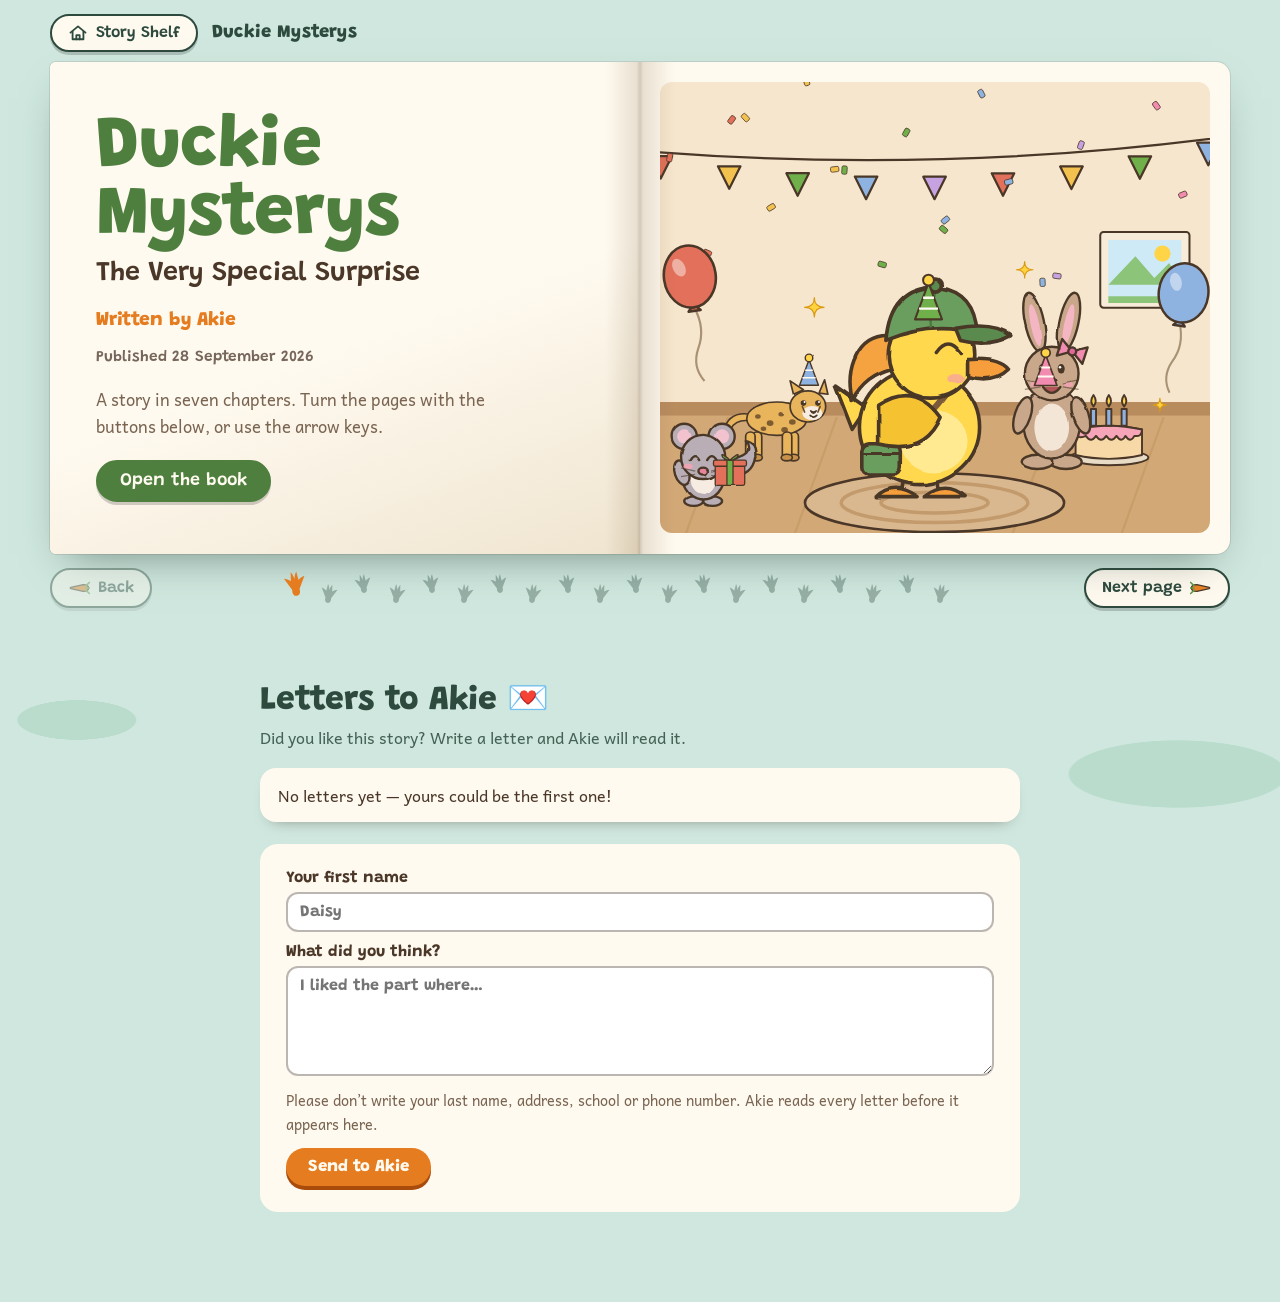
<file: stories/detective-daisy-3/index.html>
<!doctype html>
<html lang="en" data-root="../../" data-story="very-special-surprise">
<head><meta charset="utf-8">
<meta name="viewport" content="width=device-width, initial-scale=1">
<link rel="icon" href="data:image/svg+xml,<svg xmlns=%22http://www.w3.org/2000/svg%22 viewBox=%220 0 100 100%22><text y=%22.9em%22 font-size=%2290%22>🎉</text></svg>">
<title>Duckie Mysterys: The Very Special Surprise | Read Aloud Akie</title>
<meta name="description" content="It is Daisy’s birthday and she has forgotten! Her friends knock one by one to set up a surprise party. Book 3 of Detective Daisy by Akie, in seven chapters, read aloud in your browser.">
<link rel="canonical" href="https://readaloudakie.com/stories/detective-daisy-3/">
<meta property="og:type" content="book">
<meta property="og:site_name" content="Read Aloud Akie">
<meta property="og:title" content="Duckie Mysterys: The Very Special Surprise">
<meta property="og:description" content="It is Daisy’s birthday and she has forgotten! Her friends knock one by one to set up a surprise party. Book 3 of Detective Daisy by Akie, in seven chapters, read aloud in your browser.">
<meta property="og:url" content="https://readaloudakie.com/stories/detective-daisy-3/">
<meta property="og:image" content="https://readaloudakie.com/assets/social-card.png">
<meta property="og:image:alt" content="Detective Daisy the duck with her magnifying glass, on the Read Aloud Akie book shelf.">
<meta name="twitter:card" content="summary_large_image">
<meta name="theme-color" content="#cfe7de">
<script type="application/ld+json">{
 "@context": "https://schema.org",
 "@type": "Book",
 "name": "Duckie Mysterys: The Very Special Surprise",
 "author": {
  "@type": "Person",
  "name": "Akie"
 },
 "publisher": {
  "@type": "Organization",
  "name": "Read Aloud Akie"
 },
 "url": "https://readaloudakie.com/stories/detective-daisy-3/",
 "image": "https://readaloudakie.com/stories/detective-daisy-3/cover.svg",
 "datePublished": "2026-09-28",
 "inLanguage": "en",
 "numberOfPages": 7,
 "bookFormat": "https://schema.org/EBook",
 "isAccessibleForFree": true,
 "description": "It is Daisy’s birthday and she has forgotten! Her friends knock one by one to set up a surprise party. Book 3 of Detective Daisy by Akie, in seven chapters, read aloud in your browser.",
 "audience": {
  "@type": "Audience",
  "audienceType": "children"
 },
 "position": 3,
 "isPartOf": {
  "@type": "BookSeries",
  "name": "Detective Daisy",
  "url": "https://readaloudakie.com/series/?id=detective-daisy"
 }
}</script>
<script src="../../assets/library.js?v=2026-11-22"></script>
<script src="../../assets/story-kit.js?v=2026-11-22"></script>
<script src="../../assets/read-aloud.js?v=2026-11-22"></script>
<script src="../../assets/comments.js?v=2026-11-22"></script>
<link rel="preconnect" href="https://fonts.googleapis.com">
<link rel="preconnect" href="https://fonts.gstatic.com" crossorigin>
<link href="https://fonts.googleapis.com/css2?family=Andika:wght@400;700&family=Grandstander:wght@600;800&display=swap" rel="stylesheet">
<style>
:root {
  --pond: #cfe7de;
  --pond-pad: #b9dccd;
  --chrome-ink: #2e4a3e;
  --paper: #fffaf0;
  --paper-shade: #efe4cf;
  --ink: #4a3728;
  --ink-soft: #7a6552;
  --leaf: #4f7f3f;
  --carrot: #e57c1f;
  --btn: #fffaf0;
  --btn-ink: #2e4a3e;
  --focus: #2a6fb5;
  --shadow: 0 18px 40px -18px rgba(38, 60, 50, .55);
  --display: "Grandstander", "Comic Sans MS", "Chalkboard SE", system-ui, sans-serif;
  --body: "Andika", "Trebuchet MS", "Segoe UI", system-ui, sans-serif;
}
@media (prefers-color-scheme: dark) {
  :root:not([data-theme="light"]) {
    --pond: #15302c; --pond-pad: #1d3d37; --chrome-ink: #d5eadf;
    --paper: #f7eedb; --paper-shade: #dccaa7;
    --btn: #244640; --btn-ink: #e8f4ee; --focus: #8cc6ff;
    --shadow: 0 18px 40px -16px rgba(0, 0, 0, .7);
  }
}
:root[data-theme="dark"] {
  --pond: #15302c; --pond-pad: #1d3d37; --chrome-ink: #d5eadf;
  --paper: #f7eedb; --paper-shade: #dccaa7;
  --btn: #244640; --btn-ink: #e8f4ee; --focus: #8cc6ff;
  --shadow: 0 18px 40px -16px rgba(0, 0, 0, .7);
}

* { box-sizing: border-box; }
[hidden] { display: none !important; }
html, body { margin: 0; min-height: 100%; }
body {
  background-color: var(--pond);
  background-image:
    radial-gradient(ellipse 90px 30px at 12% 18%, var(--pond-pad) 98%, transparent 100%),
    radial-gradient(ellipse 70px 24px at 88% 12%, var(--pond-pad) 98%, transparent 100%),
    radial-gradient(ellipse 110px 34px at 92% 86%, var(--pond-pad) 98%, transparent 100%),
    radial-gradient(ellipse 60px 20px at 6% 80%, var(--pond-pad) 98%, transparent 100%);
  background-attachment: fixed;
  color: var(--chrome-ink);
  font-family: var(--body);
  display: flex;
  flex-direction: column;
  min-height: 100svh;
}
button { font: inherit; }
:focus-visible { outline: 3px solid var(--focus); outline-offset: 3px; border-radius: 8px; }

.bar {
  display: flex; align-items: center; justify-content: space-between; gap: 12px;
  width: min(1180px, 94vw); margin: 0 auto; padding: 14px 0 10px;
}
.bar-title { font-family: var(--display); font-weight: 800; font-size: 1.15rem; letter-spacing: .01em; }
.pill {
  display: inline-flex; align-items: center; gap: 8px;
  background: var(--btn); color: var(--btn-ink);
  border: 2px solid currentColor; border-radius: 999px;
  padding: 7px 16px; cursor: pointer; font-family: var(--display); font-weight: 600; font-size: 1rem;
  box-shadow: 0 3px 0 rgba(0,0,0,.18);
}
.pill:active { transform: translateY(2px); box-shadow: 0 1px 0 rgba(0,0,0,.18); }
.pill[disabled] { opacity: .4; cursor: default; transform: none; }
.pill svg { width: 22px; height: 22px; flex: none; }
a.pill { text-decoration: none; }
.bar-left { display: flex; align-items: center; gap: 14px; min-width: 0; }
.shelf-link svg { width: 20px; height: 20px; }
@media (max-width: 520px) { .bar-title { display: none; } }

main { flex: 1; display: flex; flex-direction: column; align-items: center; justify-content: center; padding: 0 0 8px; }

.book {
  position: relative;
  width: min(1180px, 96vw, calc((100svh - 150px) * 2.4));
  aspect-ratio: 2.4 / 1;
  background: var(--paper);
  border-radius: 6px 14px 14px 6px;
  box-shadow: var(--shadow), 0 0 0 1px rgba(74,55,40,.12);
  display: grid; grid-template-columns: 1fr 1fr;
  overflow: hidden;
  touch-action: pan-y;
}
.book::after {
  content: ""; position: absolute; inset: 0 auto 0 50%; width: 70px; transform: translateX(-50%);
  background: linear-gradient(90deg, transparent, rgba(120,90,50,.16) 45%, rgba(80,60,30,.26) 50%, rgba(120,90,50,.16) 55%, transparent);
  pointer-events: none;
}
.book.single::after { display: none; }
.book.turn-next > * { animation: turnNext .45s ease-out; }
.book.turn-prev > * { animation: turnPrev .45s ease-out; }
@keyframes turnNext { from { opacity: 0; transform: translateX(28px); } to { opacity: 1; transform: none; } }
@keyframes turnPrev { from { opacity: 0; transform: translateX(-28px); } to { opacity: 1; transform: none; } }

.page { position: relative; min-width: 0; min-height: 0; padding: clamp(18px, 3.2vw, 46px) clamp(20px, 3.6vw, 52px); color: var(--ink); overflow: auto; }
.page.art { padding: 0; }
.art-frame { position: absolute; inset: clamp(12px, 1.6vw, 22px); }
.art-frame svg { width: 100%; height: 100%; display: block; border-radius: 12px; }
.page.words { display: flex; flex-direction: column; }

.chapter {
  font-family: var(--display); font-weight: 800; color: var(--leaf);
  font-size: clamp(1.5rem, 2.5vw, 2.15rem); line-height: 1.1; margin: 0 0 .15em;
}
.squiggle { flex: none; display: block; width: 120px; height: 12px; margin: 0 0 .9em; color: var(--carrot); }
.running { font-family: var(--display); font-weight: 600; color: var(--ink-soft); font-size: .95rem; margin: 0 0 .9em; }
.words p.text { font-size: clamp(1.02rem, 1.52vw, 1.27rem); line-height: 1.62; margin: 0 0 .7em; max-width: 34em; }
.words.opens p.text:first-of-type::first-letter {
  font-family: var(--display); font-weight: 800; color: var(--carrot);
  float: left; font-size: 3.1em; line-height: .9; padding: .06em .1em 0 0;
}
.folio { margin-top: auto; padding-top: .6em; font-family: var(--display); font-weight: 600; color: var(--ink-soft); font-size: .9rem; align-self: flex-end; }
.page.art .folio { position: absolute; left: 22px; bottom: 8px; }

/* cover */
.title-page { display: flex; flex-direction: column; justify-content: center; gap: clamp(10px, 1.6vw, 22px); background: linear-gradient(160deg, var(--paper) 55%, var(--paper-shade)); }
.title-page h1 { margin: 0; font-family: var(--display); color: var(--leaf); line-height: .95; }
.title-page .t1 { display: block; font-size: clamp(2.6rem, 5.6vw, 4.9rem); font-weight: 800; }
.title-page .t2 { display: block; margin-top: .35em; font-size: clamp(1.15rem, 2.1vw, 1.8rem); font-weight: 600; color: var(--ink); line-height: 1.15; }
.title-page .byline { margin: 0; font-family: "Grandstander", sans-serif; font-weight: 800; color: var(--carrot); font-size: clamp(1rem, 1.5vw, 1.28rem); }
.title-page .hint { margin: 0; color: var(--ink-soft); font-size: clamp(.98rem, 1.3vw, 1.1rem); max-width: 26em; }
.title-page .pill { align-self: flex-start; background: var(--leaf); color: #fffaf0; border-color: var(--leaf); font-size: 1.12rem; padding: 10px 22px; }

/* characters */
.cast { grid-column: 1 / -1; padding: clamp(16px, 2.6vw, 38px) clamp(20px, 3.6vw, 52px); display: flex; flex-direction: column; overflow: auto; color: var(--ink); }
.cast h2 { margin: 0 0 .5em; font-family: var(--display); font-weight: 800; color: var(--leaf); font-size: clamp(1.5rem, 2.5vw, 2.15rem); }
.cast ul { list-style: none; margin: 0; padding: 0; display: grid; grid-template-columns: repeat(4, 1fr); grid-auto-rows: 1fr; align-content: space-between; gap: clamp(4px, .8vw, 10px) clamp(10px, 1.8vw, 24px); flex: 1; min-height: 0; }
.cast li { display: flex; flex-direction: column; align-items: center; justify-content: flex-start; text-align: center; gap: 3px; min-height: 0; }
.cast .portrait { flex: none; width: clamp(44px, 5.2vw, 68px); aspect-ratio: 1; border-radius: 50%; background: radial-gradient(circle at 50% 40%, #fff 0 40%, var(--paper-shade) 100%); border: 3px solid var(--ink); display: grid; place-items: center; overflow: hidden; padding: 4%; }
.cast .portrait svg { width: 100%; height: 100%; }
.cast .name { flex: none; font-family: var(--display); font-weight: 800; font-size: clamp(.92rem, 1.25vw, 1.12rem); line-height: 1.1; margin: 0; color: var(--ink); }
.cast .what { flex: none; margin: 0; font-size: clamp(.76rem, 1vw, .92rem); color: var(--ink-soft); line-height: 1.25; }

/* end */
.end-page { display: flex; flex-direction: column; justify-content: center; align-items: flex-start; gap: 14px; }
.end-page h2 { margin: 0; font-family: var(--display); font-weight: 800; color: var(--carrot); font-size: clamp(3rem, 6.4vw, 5.6rem); line-height: 1; transform: rotate(-3deg); }
.end-page p { margin: 0; font-size: clamp(1.02rem, 1.5vw, 1.25rem); max-width: 24em; }

/* navigation */
.turns { width: min(1180px, 96vw); display: flex; align-items: center; justify-content: space-between; gap: 12px; padding: 14px 0 6px; }
.trail { list-style: none; margin: 0; padding: 0; display: flex; align-items: center; gap: 4px; flex-wrap: nowrap; }
.trail button {
  width: 30px; height: 34px; padding: 0; border: 0; background: transparent; cursor: pointer; color: var(--chrome-ink); opacity: .35;
  display: grid; place-items: center;
}
.trail li:nth-child(odd) button { transform: translateY(-5px) rotate(-8deg); }
.trail li:nth-child(even) button { transform: translateY(5px) rotate(8deg); }
.trail button svg { width: 20px; height: 22px; }
.trail button.seen { opacity: .75; }
.trail button[aria-current="page"] { opacity: 1; color: var(--carrot); }
.trail button[aria-current="page"] svg { width: 26px; height: 28px; }
.label-short { display: none; }
.count { display: none; font-family: var(--display); font-weight: 600; }
.sr { position: absolute; width: 1px; height: 1px; overflow: hidden; clip: rect(0 0 0 0); white-space: nowrap; }

@media (max-width: 1020px) {
  .trail button { width: 22px; }
  .trail button svg { width: 16px; height: 18px; }
}
@media (max-width: 760px) {
  .bar { width: 92vw; flex-wrap: wrap; row-gap: 8px; }
  .bar-title { font-size: 1rem; }
  main { justify-content: flex-start; padding-bottom: 84px; }
  .book { width: 94vw; aspect-ratio: auto; grid-template-columns: 1fr; border-radius: 12px; }
  .book::after { display: none; }
  .page { overflow: visible; }
  .page.art { aspect-ratio: 4 / 3; }
  .art-frame { inset: 10px; }
  .page.art .folio { display: none; }
  .title-page { order: 2; }
  .cast ul { grid-template-columns: 1fr 1fr; }
}
@media (max-width: 520px) {
  .cast ul { grid-template-columns: 1fr; }
}
@media (max-width: 760px) {
  .cast ul { grid-auto-rows: auto; align-content: start; gap: 14px 18px; }
  .cast li { padding: 2px 0; }
  .cast .portrait { width: 72px; }
  .cast .name { font-size: 1.02rem; }
  .cast .what { font-size: .88rem; }
  .end-page { order: 2; }
  .turns { position: fixed; bottom: 0; left: 0; right: 0; width: auto; padding: 10px 4vw calc(10px + env(safe-area-inset-bottom)); background: var(--pond); box-shadow: 0 -8px 20px -12px rgba(0,0,0,.35); z-index: 5; }
  .trail { display: none; }
  .count { display: block; }
  .pill .label-long { display: none; }
  .pill .label-short { display: inline; }
}
@media (prefers-reduced-motion: reduce) {
  .book.turn-next > *, .book.turn-prev > * { animation: none; }
}
</style>
</head>
<body>
<svg width="0" height="0" style="position:absolute" aria-hidden="true" focusable="false"><defs>
  <filter id="wob" x="-10%" y="-10%" width="120%" height="120%"><feTurbulence type="fractalNoise" baseFrequency="0.04" numOctaves="2" seed="4" result="n"/><feDisplacementMap in="SourceGraphic" in2="n" scale="3" xChannelSelector="R" yChannelSelector="G"/></filter>
  <filter id="paper" x="0" y="0" width="100%" height="100%"><feTurbulence type="fractalNoise" baseFrequency="0.8" numOctaves="3" seed="9"/><feColorMatrix values="0 0 0 0 0.42  0 0 0 0 0.33  0 0 0 0 0.2  0.35 0 0 0 -0.1"/></filter>
  <filter id="wash" x="-20%" y="-20%" width="140%" height="140%"><feGaussianBlur stdDeviation="10"/></filter>
  <radialGradient id="glow"><stop offset="0" stop-color="#fff6b0" stop-opacity="1"/><stop offset=".55" stop-color="#ffe680" stop-opacity=".55"/><stop offset="1" stop-color="#ffe680" stop-opacity="0"/></radialGradient>
  <radialGradient id="lavaGlow"><stop offset="0" stop-color="#ffd166"/><stop offset=".45" stop-color="#ff8a3d" stop-opacity=".65"/><stop offset="1" stop-color="#ff7b2f" stop-opacity="0"/></radialGradient>
  <linearGradient id="skyDay" x1="0" y1="0" x2="0" y2="1"><stop offset="0" stop-color="#b9e0f0"/><stop offset="1" stop-color="#f1f9ee"/></linearGradient>
  <linearGradient id="skyDusk" x1="0" y1="0" x2="0" y2="1"><stop offset="0" stop-color="#f4b39a"/><stop offset=".6" stop-color="#fbd9b5"/><stop offset="1" stop-color="#fdeccf"/></linearGradient>
  <linearGradient id="pond" x1="0" y1="0" x2="0" y2="1"><stop offset="0" stop-color="#a9dbd9"/><stop offset="1" stop-color="#cdebdc"/></linearGradient>
  <pattern id="stripes" width="16" height="16" patternUnits="userSpaceOnUse"><rect width="16" height="16" fill="#f4efe6"/><rect width="16" height="8" fill="#43414a"/></pattern>
  </defs></svg>
<noscript><p style="max-width:34em;margin:24px auto;padding:0 16px;font-size:1.1rem"><strong>Duckie Mysterys: The Very Special Surprise</strong> — it is Daisy’s birthday and she has forgotten, while her friends knock one by one to set up a surprise party. A story by Akie in seven chapters. Please turn on JavaScript to read this story, or <a href="../../index.html">go back to the shelf</a>.</p></noscript>
<header class="bar">
  <div class="bar-left">
    <a class="pill shelf-link" data-site-link="home" href="../../index.html"><svg viewBox="0 0 24 24" fill="none" stroke="currentColor" stroke-width="2.2" stroke-linecap="round" stroke-linejoin="round" aria-hidden="true"><path d="M3 11.5 12 4l9 7.5"/><path d="M5.5 10v9.5h13V10"/><path d="M10 19.5v-5h4v5"/></svg><span>Story Shelf</span></a>
    <span class="bar-title">Duckie Mysterys</span>
  </div>
  <div class="read-tools" id="read-tools" hidden>
    <div class="voice-pick" id="voice-pick"></div>
    <button class="pill" id="read" type="button">
      <svg viewBox="0 0 24 24" fill="none" stroke="currentColor" stroke-width="2" stroke-linecap="round" stroke-linejoin="round" aria-hidden="true"><path d="M4 9v6h4l5 4V5L8 9H4z"/><path d="M16.5 8.5a5 5 0 0 1 0 7"/><path d="M19 6a8.5 8.5 0 0 1 0 12"/></svg>
      <span id="read-label">Read this page</span>
    </button>
  </div>
</header>

<main>
  <div class="book" id="book" aria-live="polite"></div>
  <nav class="turns" aria-label="Turn pages">
    <button class="pill" id="prev" type="button">
      <svg viewBox="0 0 32 24" aria-hidden="true"><path d="M30 12c0-3-3-5-8-5L4 11.2c-1 .3-1 1.3 0 1.6L22 17c5 0 8-2 8-5z" fill="#ec8424" stroke="#4a3728" stroke-width="1.8" stroke-linejoin="round"/><path d="M26 9l5-5M27 12h5M26 15l5 5" stroke="#5f9e4e" stroke-width="2.4" stroke-linecap="round"/></svg>
      <span>Back</span>
    </button>
    <ol class="trail" id="trail"></ol>
    <span class="count" id="count" aria-hidden="true"></span>
    <button class="pill" id="next" type="button">
      <span><span class="label-long">Next page</span><span class="label-short">Next</span></span>
      <svg viewBox="0 0 32 24" aria-hidden="true"><path d="M2 12c0-3 3-5 8-5l18 4.2c1 .3 1 1.3 0 1.6L10 17c-5 0-8-2-8-5z" fill="#ec8424" stroke="#4a3728" stroke-width="1.8" stroke-linejoin="round"/><path d="M6 9L1 4M5 12H0M6 15l-5 5" stroke="#5f9e4e" stroke-width="2.4" stroke-linecap="round"/></svg>
    </button>
  </nav>
</main>

<section id="letters"></section>

<script>
(function (root) {
  const INK = '#4a3728';
  const ST = `stroke="${INK}" stroke-width="3" stroke-linejoin="round" stroke-linecap="round"`;
  const T = (x, y, s = 1, flip = false, rot = 0) =>
    `translate(${x} ${y}) rotate(${rot}) scale(${flip ? -s : s} ${s})`;

  const DEFS = `<svg width="0" height="0" style="position:absolute" aria-hidden="true" focusable="false"><defs>
  <filter id="wob" x="-10%" y="-10%" width="120%" height="120%"><feTurbulence type="fractalNoise" baseFrequency="0.04" numOctaves="2" seed="4" result="n"/><feDisplacementMap in="SourceGraphic" in2="n" scale="3" xChannelSelector="R" yChannelSelector="G"/></filter>
  <filter id="paper" x="0" y="0" width="100%" height="100%"><feTurbulence type="fractalNoise" baseFrequency="0.8" numOctaves="3" seed="9"/><feColorMatrix values="0 0 0 0 0.42  0 0 0 0 0.33  0 0 0 0 0.2  0.35 0 0 0 -0.1"/></filter>
  <filter id="wash" x="-20%" y="-20%" width="140%" height="140%"><feGaussianBlur stdDeviation="10"/></filter>
  <radialGradient id="glow"><stop offset="0" stop-color="#fff6b0" stop-opacity="1"/><stop offset=".55" stop-color="#ffe680" stop-opacity=".55"/><stop offset="1" stop-color="#ffe680" stop-opacity="0"/></radialGradient>
  <radialGradient id="lavaGlow"><stop offset="0" stop-color="#ffd166"/><stop offset=".45" stop-color="#ff8a3d" stop-opacity=".65"/><stop offset="1" stop-color="#ff7b2f" stop-opacity="0"/></radialGradient>
  <linearGradient id="skyDay" x1="0" y1="0" x2="0" y2="1"><stop offset="0" stop-color="#b9e0f0"/><stop offset="1" stop-color="#f1f9ee"/></linearGradient>
  <linearGradient id="skyDusk" x1="0" y1="0" x2="0" y2="1"><stop offset="0" stop-color="#f4b39a"/><stop offset=".6" stop-color="#fbd9b5"/><stop offset="1" stop-color="#fdeccf"/></linearGradient>
  <linearGradient id="pond" x1="0" y1="0" x2="0" y2="1"><stop offset="0" stop-color="#a9dbd9"/><stop offset="1" stop-color="#cdebdc"/></linearGradient>
  <linearGradient id="skyMorn" x1="0" y1="0" x2="0" y2="1"><stop offset="0" stop-color="#a8d8ea"/><stop offset=".55" stop-color="#d8eef0"/><stop offset="1" stop-color="#f3f7e6"/></linearGradient>
  <linearGradient id="skyEve" x1="0" y1="0" x2="0" y2="1"><stop offset="0" stop-color="#2f3f66"/><stop offset=".55" stop-color="#6b6f9e"/><stop offset="1" stop-color="#c9a7b0"/></linearGradient>
  <linearGradient id="water" x1="0" y1="0" x2="0" y2="1"><stop offset="0" stop-color="#8ecae6"/><stop offset="1" stop-color="#bde5ea"/></linearGradient>
  <linearGradient id="beamGrad" x1="0" y1="0" x2="0" y2="1"><stop offset="0" stop-color="#fff3b0" stop-opacity=".85"/><stop offset="1" stop-color="#fff3b0" stop-opacity="0"/></linearGradient>
  <pattern id="stripes" width="16" height="16" patternUnits="userSpaceOnUse"><rect width="16" height="16" fill="#f4efe6"/><rect width="16" height="8" fill="#43414a"/></pattern>
  </defs></svg>`;

  /* ---------- small props ---------- */
  const cloud = (x, y, s = 1, c = '#fff') =>
    `<g transform="${T(x, y, s)}" fill="${c}" opacity=".95"><ellipse cx="0" cy="0" rx="50" ry="22"/><circle cx="-24" cy="-10" r="22"/><circle cx="12" cy="-20" r="29"/><circle cx="40" cy="-4" r="18"/></g>`;
  const tuft = (x, y, s = 1, c = '#5f9e4e') =>
    `<path transform="${T(x, y, s)}" d="M-10 0 Q-9 -12 -5 -17 Q-4 -6 0 0 Q1 -17 6 -22 Q6 -8 5 0 Q9 -10 13 -13 Q11 -4 9 0" fill="none" stroke="${c}" stroke-width="2.6" stroke-linecap="round"/>`;
  const flower = (x, y, c = '#f59bbd', s = 1) =>
    `<g transform="${T(x, y, s)}"><path d="M0 0 L0 -22" stroke="#5f9e4e" stroke-width="2.5"/>${[0, 72, 144, 216, 288]
      .map((a) => `<ellipse cx="0" cy="-8" rx="5" ry="8" fill="${c}" transform="translate(0 -26) rotate(${a})"/>`)
      .join('')}<circle cx="0" cy="-26" r="4.5" fill="#ffd447"/></g>`;
  const sparkle = (x, y, r = 8, c = '#ffd23f') =>
    `<path d="M${x} ${y - r} Q${x} ${y} ${x + r} ${y} Q${x} ${y} ${x} ${y + r} Q${x} ${y} ${x - r} ${y} Q${x} ${y} ${x} ${y - r} Z" fill="${c}" stroke="#d99a12" stroke-width="1.5" stroke-linejoin="round"/>`;
  const mark = (x, y, ch, size = 46, c = INK, rot = 0) =>
    `<text x="${x}" y="${y}" font-family="Grandstander, 'Comic Sans MS', sans-serif" font-weight="800" font-size="${size}" fill="${c}" text-anchor="middle" transform="rotate(${rot} ${x} ${y})">${ch}</text>`;
  const pawPrint = (x, y, rot = 0, s = 1) =>
    `<g transform="${T(x, y, s, false, rot)}" fill="#8a6a4c" opacity=".6"><ellipse cx="0" cy="0" rx="9" ry="13"/><circle cx="-9" cy="-17" r="4.2"/><circle cx="0" cy="-22" r="4.2"/><circle cx="9" cy="-17" r="4.2"/></g>`;
  const tree = (x, y, s = 1) =>
    `<g transform="${T(x, y, s)}"><path d="M-10 0 L-7 -70 L7 -70 L10 0 Z" fill="#9a6b45" ${ST}/><circle cx="0" cy="-104" r="48" fill="#7dbb6a" ${ST}/><circle cx="-34" cy="-80" r="30" fill="#7dbb6a" ${ST}/><circle cx="34" cy="-82" r="30" fill="#7dbb6a" ${ST}/><circle cx="-12" cy="-116" r="14" fill="#9bd08a"/></g>`;
  const pine = (x, y, s = 1, c = '#5b9a66') =>
    `<g transform="${T(x, y, s)}"><rect x="-5" y="-16" width="10" height="16" fill="#8a5e3c"/><path d="M-28 -14 L0 -60 L28 -14 Z M-22 -40 L0 -84 L22 -40 Z" fill="${c}" ${ST} stroke-width="2.5"/></g>`;
  const rock = (x, y, s = 1, c = '#a39386') =>
    `<path transform="${T(x, y, s)}" d="M-30 0 Q-34 -22 -12 -28 Q8 -38 24 -22 Q38 -10 32 0 Z" fill="${c}" ${ST}/>`;
  const bush = (x, y, s = 1) =>
    `<g transform="${T(x, y, s)}" fill="#6fae5c" ${ST}><circle cx="-26" cy="-22" r="24"/><circle cx="24" cy="-24" r="26"/><circle cx="0" cy="-38" r="30"/><path d="M-50 0 Q-52 -14 -40 -18 L40 -18 Q54 -14 50 0 Z" stroke="none"/></g>`;
  const puff = (x, y, s = 1, c = '#fff') =>
    `<g transform="${T(x, y, s)}" fill="${c}" opacity=".85"><circle cx="0" cy="0" r="12"/><circle cx="14" cy="-4" r="9"/><circle cx="-12" cy="-3" r="8"/></g>`;
  const speed = (x, y, len = 60, n = 3, gap = 16, c = INK) =>
    Array.from({ length: n }, (_, i) => `<path d="M${x} ${y + i * gap} L${x - len + i * 10} ${y + i * gap}" stroke="${c}" stroke-width="3" stroke-linecap="round" opacity=".45"/>`).join('');
  const tear = (x, y, s = 1) =>
    `<path transform="${T(x, y, s)}" d="M0 0 Q-6 10 -5 15 Q0 21 5 15 Q6 10 0 0 Z" fill="#8ecae6" stroke="#5aa6c9" stroke-width="1.5"/>`;

  function lilyPad(cx, cy, rx, ry, c = '#8cc47a', notch = 12) {
    const a = (notch * Math.PI) / 180;
    const p1 = [cx + rx * Math.cos(-a), cy + ry * Math.sin(-a)];
    const p2 = [cx + rx * Math.cos(a), cy + ry * Math.sin(a)];
    return `<path d="M${cx} ${cy} L${p1[0]} ${p1[1]} A${rx} ${ry} 0 1 0 ${p2[0]} ${p2[1]} Z" fill="${c}" ${ST} stroke-width="2.5"/>
    <path d="M${cx} ${cy} L${cx - rx * 0.8} ${cy - ry * 0.3} M${cx} ${cy} L${cx - rx * 0.4} ${cy + ry * 0.85} M${cx} ${cy} L${cx + rx * 0.2} ${cy - ry * 0.9}" stroke="#5f9e4e" stroke-width="2.5" opacity=".5"/>`;
  }

  function carrot(x, y, rot = 0, s = 1, glow = false) {
    return `<g transform="${T(x, y, s, false, rot)}">${glow ? `<circle cx="0" cy="18" r="96" fill="url(#glow)"/>` : ''}
    <path d="M-4 -2 Q-24 -24 -16 -40 Q-2 -26 0 -4 Z M0 -3 Q-3 -40 8 -48 Q13 -24 4 -3 Z M3 -2 Q18 -26 30 -26 Q22 -8 6 1 Z" fill="#6fb04a" ${ST} stroke-width="2.5"/>
    <path d="M-13 0 Q-12 38 0 74 Q12 38 13 0 Q0 -7 -13 0 Z" fill="#f28a2e" ${ST}/>
    <path d="M-9 16 L-3 18 M3 32 L9 30 M-6 48 L-1 50" stroke="#c9601b" stroke-width="2.5" stroke-linecap="round" fill="none"/>
    ${glow ? sparkle(-40, -6, 10) + sparkle(34, 44, 8) + sparkle(30, -34, 7) : ''}</g>`;
  }

  function bucket(x, y, s = 1) {
    return `<g transform="${T(x, y, s)}">
    <ellipse cx="0" cy="-50" rx="34" ry="8" fill="#5f7f93" ${ST}/>
    ${carrot(-16, -74, -18, 0.5)}${carrot(4, -80, 4, 0.5)}${carrot(20, -72, 22, 0.5)}
    <path d="M-34 -50 Q0 -42 34 -50 L26 0 L-26 0 Z" fill="#8fb3c9" ${ST}/>
    <path d="M-28 -24 Q0 -18 28 -24" stroke="#6f93a9" stroke-width="3" fill="none"/>
    <path d="M-32 -48 Q0 -110 32 -48" fill="none" ${ST}/></g>`;
  }

  function sign(x, y, text, s = 1, w = 190) {
    const h = w / 2;
    return `<g transform="${T(x, y, s)}"><rect x="-7" y="-110" width="14" height="110" fill="#9a6b45" ${ST}/>
    <path d="M${-h} -128 L${h - 22} -128 L${h + 4} -104 L${h - 22} -80 L${-h} -80 Z" fill="#ecc88f" ${ST}/>
    <text x="-8" y="-97" font-family="Grandstander, 'Comic Sans MS', sans-serif" font-weight="700" font-size="17" fill="${INK}" text-anchor="middle">${text}</text></g>`;
  }

  function thought(cx, cy, rx, ry, tx, ty, inner) {
    const dx = tx - cx, dy = ty - cy;
    return `<g><circle cx="${cx + dx * 0.72}" cy="${cy + dy * 0.72}" r="7" fill="#fff" ${ST} stroke-width="2.5"/>
    <circle cx="${cx + dx * 0.86}" cy="${cy + dy * 0.86}" r="4.5" fill="#fff" ${ST} stroke-width="2.5"/>
    <path d="M${cx - rx} ${cy} Q${cx - rx - 14} ${cy - ry * 0.7} ${cx - rx * 0.5} ${cy - ry} Q${cx - rx * 0.1} ${cy - ry - 22} ${cx + rx * 0.4} ${cy - ry} Q${cx + rx + 12} ${cy - ry * 0.9} ${cx + rx} ${cy - ry * 0.1} Q${cx + rx + 14} ${cy + ry * 0.8} ${cx + rx * 0.4} ${cy + ry} Q${cx} ${cy + ry + 16} ${cx - rx * 0.5} ${cy + ry} Q${cx - rx - 16} ${cy + ry * 0.8} ${cx - rx} ${cy} Z" fill="#fff" ${ST}/>
    ${inner}</g>`;
  }

  /* ---------- buildings & landscape ---------- */
  function cottage(x, y, s = 1) {
    return `<g transform="${T(x, y, s)}" filter="url(#wob)">
    <rect x="-90" y="-150" width="180" height="150" fill="#f7e6c8" ${ST}/>
    <path d="M-112 -140 L0 -236 L112 -140 Z" fill="#9db3dc" ${ST}/>
    <path d="M-60 -168 L60 -168 M-34 -196 L34 -196" stroke="#7f97c4" stroke-width="3"/>
    <rect x="44" y="-226" width="26" height="46" fill="#c9a27a" ${ST}/>
    <path d="M-24 0 L-24 -58 Q0 -92 24 -58 L24 0 Z" fill="#6b9e5e" ${ST}/><circle cx="14" cy="-34" r="3.5" fill="#ffd447"/>
    <circle cx="-54" cy="-96" r="20" fill="#cfeaf7" ${ST}/><path d="M-54 -116 L-54 -76 M-74 -96 L-34 -96" stroke="${INK}" stroke-width="2.5"/>
    <circle cx="54" cy="-96" r="20" fill="#cfeaf7" ${ST}/><path d="M54 -116 L54 -76 M34 -96 L74 -96" stroke="${INK}" stroke-width="2.5"/>
    <path d="M-76 -70 Q-54 -62 -32 -70" stroke="#f59bbd" stroke-width="6" stroke-linecap="round"/></g>`;
  }

  function barn(x, y, s = 1) {
    return `<g transform="${T(x, y, s)}" filter="url(#wob)">
    <path d="M-130 0 L-130 -150 L-84 -214 L84 -214 L130 -150 L130 0 Z" fill="#dc5d55" ${ST}/>
    <path d="M-144 -146 L-88 -226 L88 -226 L144 -146" fill="none" stroke="#f7f0e3" stroke-width="12" stroke-linecap="round" stroke-linejoin="round"/>
    <path d="M-144 -146 L-88 -226 L88 -226 L144 -146" fill="none" ${ST} stroke-width="2"/>
    <rect x="-54" y="-112" width="108" height="112" fill="#b9463f" stroke="#f7f0e3" stroke-width="8"/>
    <path d="M-54 -112 L54 0 M54 -112 L-54 0" stroke="#f7f0e3" stroke-width="7"/>
    <rect x="-58" y="-116" width="116" height="116" fill="none" ${ST} stroke-width="2"/>
    <rect x="-26" y="-186" width="52" height="40" fill="#f7f0e3" ${ST}/>
    <path d="M-22 -150 Q-14 -168 -6 -152 Q2 -170 10 -152 Q16 -166 22 -150 Z" fill="#e9c46a" ${ST} stroke-width="2"/></g>`;
  }

  function carrotHouse(x, y, s = 1) {
    let logs = '';
    for (let r = 0; r < 6; r++) {
      const yy = -17 - r * 30;
      const segs = r % 2 ? [[-136, -40], [-36, 136]] : [[-136, 36], [40, 136]];
      segs.forEach(([a, b], i) => {
        const right = (r + i) % 2 === 0;
        const tip = right
          ? `M${a} ${yy - 14} L${b - 26} ${yy - 14} Q${b} ${yy - 6} ${b + 6} ${yy} Q${b} ${yy + 6} ${b - 26} ${yy + 14} L${a} ${yy + 14} Q${a - 6} ${yy} ${a} ${yy - 14} Z`
          : `M${b} ${yy - 14} L${a + 26} ${yy - 14} Q${a} ${yy - 6} ${a - 6} ${yy} Q${a} ${yy + 6} ${a + 26} ${yy + 14} L${b} ${yy + 14} Q${b + 6} ${yy} ${b} ${yy - 14} Z`;
        const stubX = right ? a : b;
        const dir = right ? -1 : 1;
        logs += `<path d="${tip}" fill="${r % 2 ? '#f39237' : '#ee8428'}" ${ST} stroke-width="2.5"/>
        <path d="M${stubX} ${yy} q${dir * 14} -10 ${dir * 20} -4 q${-dir * 6} 8 ${-dir * 20} 4" fill="#6fb04a" ${ST} stroke-width="2"/>`;
      });
    }
    return `<g transform="${T(x, y, s)}" filter="url(#wob)">
    ${logs}
    <path d="M-168 -196 L0 -330 L168 -196 Z" fill="#79b85a" ${ST}/>
    <path d="M-120 -214 Q-100 -230 -80 -214 Q-60 -232 -40 -214 Q-20 -232 0 -214 Q20 -232 40 -214 Q60 -232 80 -214 Q100 -230 120 -214" fill="none" stroke="#4f8a3d" stroke-width="3"/>
    <path d="M-60 -262 Q-40 -278 -20 -262 Q0 -280 20 -262 Q40 -278 60 -262" fill="none" stroke="#4f8a3d" stroke-width="3"/>
    <path d="M-6 -326 Q-30 -370 -16 -384 Q-2 -360 0 -330 Z M2 -328 Q4 -380 18 -388 Q20 -356 8 -326 Z" fill="#6fb04a" ${ST}/>
    <path d="M-40 0 L-40 -96 Q0 -140 40 -96 L40 0 Z" fill="#8b5a2b" ${ST}/>
    <path d="M-14 -110 L-14 0 M14 -110 L14 0" stroke="#6e441f" stroke-width="3"/><circle cx="26" cy="-50" r="4" fill="#ffd447" ${ST} stroke-width="1.5"/>
    <circle cx="-92" cy="-120" r="22" fill="#cfeaf7" ${ST}/><path d="M-92 -142 L-92 -98 M-114 -120 L-70 -120" stroke="${INK}" stroke-width="2.5"/>
    <circle cx="92" cy="-120" r="22" fill="#cfeaf7" ${ST}/><path d="M92 -142 L92 -98 M70 -120 L114 -120" stroke="${INK}" stroke-width="2.5"/></g>`;
  }

  function doghouse(x, y, s = 1, roof = '#c65a3a') {
    return `<g transform="${T(x, y, s)}"><rect x="-40" y="-56" width="80" height="56" fill="#e8c9a0" ${ST}/>
    <path d="M-52 -50 L0 -96 L52 -50 Z" fill="${roof}" ${ST}/><path d="M-16 0 L-16 -26 Q0 -46 16 -26 L16 0 Z" fill="#5b4634" ${ST}/></g>`;
  }

  function mountain(x, y, s = 1, c = '#9db4c0') {
    return `<g transform="${T(x, y, s)}"><path d="M-300 0 L-40 -380 Q0 -410 40 -380 L300 0 Z" fill="${c}" ${ST}/>
    <path d="M40 -380 L300 0 L120 0 Q60 -180 20 -390 Z" fill="#000" opacity=".07"/>
    <path d="M-80 -322 L-40 -380 Q0 -410 40 -380 L83 -318 Q62 -300 42 -324 Q20 -296 0 -322 Q-24 -298 -44 -326 Q-62 -300 -80 -322 Z" fill="#fff" ${ST}/></g>`;
  }

  function volcano(x, y, s = 1, erupt = false) {
    const smoke = erupt
      ? `${cloud(-40, -470, 1.6, '#8f8a8a')}${cloud(70, -520, 1.3, '#a19c9b')}${cloud(-120, -540, 1.1, '#b3aead')}`
      : `${cloud(10, -330, 0.8, '#c9c3c0')}${cloud(50, -380, 0.65, '#d6d0cc')}${cloud(-10, -420, 0.5, '#e2ddd9')}`;
    const fountain = erupt
      ? `<path d="M-54 -284 Q-96 -380 -40 -430 Q0 -480 40 -430 Q96 -380 54 -284 Z" fill="#ff7b2f" ${ST}/>
         <path d="M-26 -286 Q-44 -360 -12 -392 Q10 -416 24 -388 Q48 -350 28 -286 Z" fill="#ffd166"/>
         <circle cx="-110" cy="-400" r="12" fill="#ff7b2f" ${ST}/><circle cx="120" cy="-380" r="10" fill="#ff7b2f" ${ST}/>
         <circle cx="-160" cy="-330" r="8" fill="#ffb347" ${ST}/><circle cx="170" cy="-320" r="9" fill="#ffb347" ${ST}/>
         <circle cx="60" cy="-470" r="9" fill="#ff7b2f" ${ST}/>`
      : '';
    return `<g transform="${T(x, y, s)}">${smoke}
    <circle cx="0" cy="-290" r="${erupt ? 200 : 120}" fill="url(#lavaGlow)" opacity=".8"/>
    ${fountain}
    <path d="M-320 0 L-70 -280 Q0 -294 70 -280 L320 0 Z" fill="#8b6b58" ${ST}/>
    <path d="M30 -284 L70 -280 L320 0 L130 0 Q80 -150 30 -284 Z" fill="#000" opacity=".12"/>
    <ellipse cx="0" cy="-280" rx="70" ry="14" fill="#ff7b2f" ${ST}/>
    <path d="M-34 -272 Q-50 -220 -80 -172 Q-66 -160 -56 -182 Q-34 -226 -14 -270 Z" fill="#ff8a3d" ${ST} stroke-width="2"/>
    <path d="M22 -272 Q38 -226 30 -190 Q42 -184 46 -200 Q46 -244 40 -272 Z" fill="#ff8a3d" ${ST} stroke-width="2"/>
    ${erupt ? `<path d="M-6 -272 Q-10 -180 -40 -110 Q-24 -100 -16 -118 Q6 -190 10 -272 Z" fill="#ffa24a" ${ST} stroke-width="2"/>` : ''}</g>`;
  }

  /* ---------- characters ---------- */
  function daisy(o = {}) {
    const { x = 0, y = 0, s = 1, flip = false, rot = 0, expr = 'happy', glass = false, bucketOn = false, carrotOn = false, cheer = false, watch = false } = o;
    let eye = `<ellipse cx="24" cy="-122" rx="10" ry="12" fill="#fff" ${ST} stroke-width="2.5"/><circle cx="27" cy="-120" r="5.5" fill="${INK}"/><circle cx="29" cy="-123" r="2" fill="#fff"/>`;
    let brow = '', extra = '';
    if (expr === 'thinking') eye = `<ellipse cx="24" cy="-122" rx="10" ry="12" fill="#fff" ${ST} stroke-width="2.5"/><circle cx="27" cy="-127" r="5.5" fill="${INK}"/><circle cx="29" cy="-130" r="2" fill="#fff"/>`;
    if (expr === 'surprised') eye = `<ellipse cx="24" cy="-122" rx="12" ry="14" fill="#fff" ${ST} stroke-width="2.5"/><circle cx="25" cy="-122" r="4" fill="${INK}"/>`;
    if (expr === 'joy') eye = `<path d="M14 -120 Q24 -134 34 -120" fill="none" ${ST} stroke-width="4"/>`;
    if (expr === 'furious') { brow = `<path d="M10 -142 L38 -130" ${ST} stroke-width="5"/>`; extra = `<ellipse cx="34" cy="-100" rx="9" ry="5" fill="#ff6b6b" opacity=".55"/>`; }
    if (expr === 'determined') brow = `<path d="M12 -140 L38 -134" ${ST} stroke-width="4.5"/>`;
    if (expr === 'worried') brow = `<path d="M14 -134 L36 -142" ${ST} stroke-width="4"/>`;

    let wing = `<path d="M-34 -76 Q-4 -96 18 -66 Q4 -34 -34 -44 Z" fill="#f5c233" ${ST}/>`;
    let items = '';
    if (glass) {
      wing = `<path d="M-14 -74 Q26 -84 44 -56 Q24 -38 -14 -48 Z" fill="#f5c233" ${ST}/>`;
      items = `<path d="M40 -52 L62 -68" stroke="#8b5a2b" stroke-width="9" stroke-linecap="round"/><path d="M40 -52 L62 -68" ${ST} stroke-width="2" opacity=".5"/>
      <circle cx="78" cy="-82" r="21" fill="#dff3fb" fill-opacity=".6" stroke="#7f8b93" stroke-width="6"/><path d="M66 -90 Q70 -98 78 -99" stroke="#fff" stroke-width="3" fill="none" stroke-linecap="round"/>`;
    }
    if (bucketOn) {
      wing = `<path d="M-14 -76 Q30 -86 58 -66 Q40 -46 -14 -50 Z" fill="#f5c233" ${ST}/>`;
      items = bucket(80, 2, 0.85);
    }
    let backWing = '';
    if (carrotOn || cheer) {
      backWing = `<path d="M-6 -78 Q-40 -104 -64 -150 Q-62 -166 -50 -162 Q-50 -178 -36 -174 Q-30 -186 -18 -176 Q-8 -128 16 -80 Z" fill="#f5c233" ${ST}/>`;
      wing = '';
      if (carrotOn) backWing = carrot(-60, -196, 36, 0.78, true) + backWing;
    }
    const w = watch ? `<rect x="-12" y="-66" width="20" height="8" fill="#6b9e5e" transform="rotate(20 -2 -62)"/><circle cx="-2" cy="-62" r="9" fill="#fff" ${ST} stroke-width="2.5"/><path d="M-2 -62 L-2 -68 M-2 -62 L3 -60" stroke="${INK}" stroke-width="2"/>` : '';

    return `<g transform="${T(x, y, s, flip, rot)}" filter="url(#wob)">
    <path d="M-44 -74 L-70 -92 L-56 -56 Z" fill="#ffd84d" ${ST}/>
    <path d="M-24 -134 C-52 -136 -62 -106 -56 -80 C-48 -94 -38 -102 -22 -106 Z" fill="#f4a340" ${ST}/>
    <path d="M-14 -14 L-16 -4 M14 -14 L16 -4" ${ST} fill="none"/>
    <path d="M-36 0 Q-22 -14 -2 0 Z" fill="#f59e3b" ${ST}/><path d="M4 0 Q22 -14 38 0 Z" fill="#f59e3b" ${ST}/>
    <ellipse cx="0" cy="-58" rx="50" ry="48" fill="#ffd84d" ${ST}/>
    <ellipse cx="12" cy="-46" rx="28" ry="26" fill="#ffe991"/>
    <path d="M28 -92 Q4 -60 -30 -32" stroke="#7a5a3a" stroke-width="5" fill="none" stroke-linecap="round"/>
    <rect x="-48" y="-44" width="32" height="26" rx="6" fill="#6b9e5e" ${ST}/><path d="M-48 -36 L-16 -36" stroke="${INK}" stroke-width="2.5"/>
    ${glass || bucketOn || carrotOn || cheer ? '' : wing}${backWing}
    <circle cx="10" cy="-118" r="36" fill="#ffd84d" ${ST}/>
    <path d="M40 -114 Q66 -116 74 -106 Q62 -94 40 -100 Z" fill="#f59e3b" ${ST}/>
    <ellipse cx="30" cy="-98" rx="7" ry="4" fill="#f7a1a1" opacity=".75"/>
    ${eye}${extra}
    <path d="M-28 -130 Q-24 -176 16 -174 Q46 -170 48 -136 Q10 -146 -28 -130 Z" fill="#6b9e5e" ${ST}/>
    <path d="M30 -140 Q62 -146 76 -134 Q58 -124 34 -130 Z" fill="#5a8a4e" ${ST}/>
    <path d="M14 -172 Q8 -156 10 -140" fill="none" stroke="#4f7a44" stroke-width="3"/>
    <circle cx="14" cy="-176" r="5" fill="#5a8a4e" ${ST} stroke-width="2"/>
    ${brow}
    ${glass || bucketOn ? wing : ''}${items}${w}</g>`;
  }

  function bunny(o = {}) {
    const { x = 0, y = 0, s = 1, flip = false, rot = 0, fur = '#c9a78b', inner = '#f4b6c2', belly = '#f4e6d7', bow = false, mask = false, stripes = false, expr = 'happy', armL = 18, armR = -18, carrotHug = false, carrotUp = false } = o;
    const arm = (sx, a, fill) => `<g transform="translate(${sx} -86) rotate(${a})"><ellipse cx="0" cy="22" rx="10" ry="24" fill="${fill}" ${ST}/></g>`;
    const eyeDot = (ex) => mask
      ? `<ellipse cx="${ex}" cy="-124" rx="6" ry="7" fill="#fff"/><circle cx="${ex + 1}" cy="-123" r="3.5" fill="${INK}"/>`
      : `<ellipse cx="${ex}" cy="-124" rx="4.5" ry="6" fill="${INK}"/><circle cx="${ex + 1.5}" cy="-126" r="1.6" fill="#fff"/>`;
    let eyes = eyeDot(-12) + eyeDot(12);
    let mouth = `<path d="M0 -104 Q-3 -96 -10 -98 M0 -104 Q3 -96 10 -98" fill="none" ${ST} stroke-width="2.5"/>`;
    let brows = '', fx = '';
    if (expr === 'happy') mouth = `<path d="M-11 -101 Q0 -86 11 -101" fill="#b4545a" ${ST} stroke-width="2.5"/>`;
    if (expr === 'crying') {
      eyes = `<path d="M-19 -121 Q-12 -130 -5 -121 M5 -121 Q12 -130 19 -121" fill="none" ${ST} stroke-width="3"/>`;
      mouth = `<path d="M-10 -94 Q0 -104 10 -94" fill="none" ${ST} stroke-width="3"/>`;
      brows = `<path d="M-22 -134 L-8 -140 M8 -140 L22 -134" ${ST} stroke-width="3"/>`;
      fx = tear(-16, -118) + tear(16, -118) + tear(-26, -92, 0.8) + tear(26, -96, 0.8);
    }
    if (expr === 'shocked') {
      eyes = mask ? eyes : `<circle cx="-12" cy="-124" r="7" fill="#fff" ${ST} stroke-width="2"/><circle cx="-12" cy="-124" r="3" fill="${INK}"/><circle cx="12" cy="-124" r="7" fill="#fff" ${ST} stroke-width="2"/><circle cx="12" cy="-124" r="3" fill="${INK}"/>`;
      mouth = `<ellipse cx="0" cy="-95" rx="5" ry="7" fill="${INK}"/>`;
    }
    if (expr === 'worried' || expr === 'sorry') {
      brows = `<path d="M-22 -${mask ? 140 : 134} L-7 -${mask ? 146 : 140} M7 -${mask ? 146 : 140} L22 -${mask ? 140 : 134}" ${ST} stroke-width="3"/>`;
      mouth = `<path d="M-7 -96 Q0 -101 7 -96" fill="none" ${ST} stroke-width="2.5"/>`;
      if (expr === 'sorry') fx = tear(30, -140, 0.9);
    }
    if (expr === 'sneaky') {
      mouth = `<path d="M-12 -102 Q2 -90 14 -104" fill="none" ${ST} stroke-width="3"/>`;
      brows = `<path d="M-20 -142 L-6 -138 M6 -138 L20 -142" ${ST} stroke-width="3"/>`;
    }
    if (expr === 'talking') mouth = `<path d="M-8 -102 Q0 -88 8 -102 Z" fill="#b4545a" ${ST} stroke-width="2.5"/>`;

    const bodyFill = stripes ? 'url(#stripes)' : fur;
    const hug = carrotHug ? carrot(40, -96, 74, 0.95, false) + sparkle(-44, -120, 9) + sparkle(52, -70, 8) + sparkle(46, -140, 6) : '';
    const hugGlow = carrotHug ? `<circle cx="0" cy="-90" r="120" fill="url(#glow)"/>` : '';
    const up = carrotUp ? carrot(72, -132, 28, 0.66) : '';
    return `<g transform="${T(x, y, s, flip, rot)}" filter="url(#wob)">${hugGlow}
    <g transform="rotate(-12 -14 -146)"><ellipse cx="-14" cy="-184" rx="12" ry="38" fill="${fur}" ${ST}/><ellipse cx="-14" cy="-180" rx="5.5" ry="27" fill="${inner}"/></g>
    <g transform="rotate(12 14 -146)"><ellipse cx="14" cy="-184" rx="12" ry="38" fill="${fur}" ${ST}/><ellipse cx="14" cy="-180" rx="5.5" ry="27" fill="${inner}"/></g>
    <ellipse cx="-18" cy="-6" rx="20" ry="9" fill="${fur}" ${ST}/><ellipse cx="18" cy="-6" rx="20" ry="9" fill="${fur}" ${ST}/>
    <ellipse cx="0" cy="-56" rx="36" ry="46" fill="${bodyFill}" ${ST}/>
    ${stripes ? '' : `<ellipse cx="0" cy="-50" rx="22" ry="30" fill="${belly}"/>`}
    ${carrotHug ? '' : arm(-30, armL, fur) + arm(30, armR, fur)}
    <circle cx="0" cy="-118" r="34" fill="${fur}" ${ST}/>
    <ellipse cx="-21" cy="-104" rx="6" ry="3.5" fill="#f4a3b4" opacity=".8"/><ellipse cx="21" cy="-104" rx="6" ry="3.5" fill="#f4a3b4" opacity=".8"/>
    ${mask ? `<path d="M-34 -134 Q0 -142 34 -134 L33 -114 Q0 -108 -33 -114 Z" fill="#2f2c33" ${ST} stroke-width="2"/><path d="M33 -128 L46 -136 L44 -118 Z" fill="#2f2c33"/>` : ''}
    ${eyes}${brows}
    <path d="M-6 -110 Q0 -114 6 -110 Q0 -102 -6 -110 Z" fill="#e7849b" ${ST} stroke-width="2"/>
    ${mouth}
    <path d="M-14 -106 L-34 -110 M-14 -101 L-34 -98 M14 -106 L34 -110 M14 -101 L34 -98" stroke="${INK}" stroke-width="1.5" opacity=".55"/>
    ${bow ? `<g transform="translate(-26 -146) rotate(-18)"><path d="M0 0 L-17 -11 L-17 11 Z M0 0 L17 -11 L17 11 Z" fill="#f28bb0" ${ST} stroke-width="2.5"/><circle r="5" fill="#e0679a" ${ST} stroke-width="2"/></g>` : ''}
    ${hug}${carrotHug ? arm(-26, -48, fur) + arm(26, 48, fur) : ''}${up}${fx}</g>`;
  }

  function horse(o = {}) {
    const { x = 0, y = 0, s = 1, flip = false, rot = 0, coat = '#dba36a', mane = '#7a4a2a', muzzle = '#f0cfa6', gallop = false, bow = false } = o;
    const leg = (lx, a, dark) =>
      `<g transform="translate(${lx} -110) rotate(${a})"><rect x="-9" y="0" width="18" height="96" rx="8" fill="${coat}" ${ST}/>${dark ? `<rect x="-9" y="0" width="18" height="96" rx="8" fill="#000" opacity=".1"/>` : ''}<rect x="-10" y="86" width="20" height="16" rx="5" fill="#5b4634" ${ST}/></g>`;
    const a = gallop ? [34, 16, -38, -14] : [0, 0, 0, 0];
    return `<g transform="${T(x, y - (gallop ? 12 : 0), s, flip, rot)}" filter="url(#wob)">
    ${leg(-40, a[1], true)}${leg(62, a[3], true)}
    <path d="M-84 -136 Q-128 -120 -122 -60 Q-110 -70 -100 -84 Q-100 -64 -88 -60 Q-92 -96 -80 -116 Z" fill="${mane}" ${ST}/>
    <path d="M44 -150 Q70 -196 96 -230 L132 -210 Q106 -170 88 -110 Z" fill="${coat}" ${ST}/>
    <ellipse cx="0" cy="-128" rx="90" ry="44" fill="${coat}" ${ST}/>
    ${leg(-64, a[0], false)}${leg(40, a[2], false)}
    <path d="M100 -242 Q80 -226 88 -206 Q66 -198 74 -178 Q54 -170 62 -150 Q44 -144 46 -130 L60 -140 Q84 -196 116 -230 Z" fill="${mane}" ${ST}/>
    <g transform="translate(134 -222) rotate(30)">
      <path d="M-26 -18 L-36 -48 L-10 -24 Z" fill="${coat}" ${ST}/>
      <ellipse cx="0" cy="0" rx="44" ry="25" fill="${coat}" ${ST}/>
      <ellipse cx="28" cy="4" rx="21" ry="18" fill="${muzzle}" ${ST}/>
      <ellipse cx="36" cy="-2" rx="3.5" ry="2.5" fill="${INK}"/>
      <path d="M26 16 Q34 18 42 12" fill="none" ${ST} stroke-width="2.5"/>
      <circle cx="-8" cy="-9" r="5" fill="${INK}"/><circle cx="-6.5" cy="-11" r="1.7" fill="#fff"/>
      <path d="M-36 -20 Q-26 -34 -12 -26" fill="${mane}" ${ST} stroke-width="2.5"/>
    </g>
    ${bow ? `<g transform="translate(84 -214) rotate(-30)"><path d="M0 0 L-14 -9 L-14 9 Z M0 0 L14 -9 L14 9 Z" fill="#b58fe0" ${ST} stroke-width="2"/></g>` : ''}</g>`;
  }

  function eagle(o = {}) {
    const { x = 0, y = 0, s = 1, flip = false, rot = 0 } = o;
    return `<g transform="${T(x, y, s, flip, rot)}" filter="url(#wob)">
    <path d="M10 -6 Q40 -84 112 -96 Q98 -76 106 -66 Q86 -60 92 -48 Q72 -44 74 -32 Q48 -20 22 8 Z" fill="#9a672a" ${ST}/>
    <path d="M-44 4 L-86 -8 L-80 24 Z" fill="#b98a45" ${ST}/>
    <ellipse cx="0" cy="4" rx="48" ry="21" fill="#a8732f" ${ST}/>
    <path d="M22 18 L18 30 M30 16 L28 30" stroke="#f2b632" stroke-width="4" stroke-linecap="round"/>
    <circle cx="46" cy="-8" r="19" fill="#e3b24f" ${ST}/>
    <path d="M60 -14 Q82 -12 78 6 Q70 -2 60 -2 Z" fill="#f5c542" ${ST}/>
    <circle cx="50" cy="-12" r="3.5" fill="${INK}"/><path d="M42 -20 L58 -16" ${ST} stroke-width="3"/>
    <path d="M-10 -6 Q-62 -74 -136 -64 Q-114 -48 -122 -38 Q-98 -34 -104 -20 Q-80 -18 -82 -6 Q-52 0 -12 10 Z" fill="#b98035" ${ST}/>
    <path d="M-40 -20 Q-66 -40 -100 -44" stroke="#8a5a22" stroke-width="3" fill="none"/></g>`;
  }

  function dog(o = {}) {
    const { x = 0, y = 0, s = 1, flip = false, rot = 0, expr = 'grumpy', toss = false, fur = '#c8643a', ear = '#7e3a1e', mini = false } = o;
    let brow = `<path d="M50 -134 L72 -124" ${ST} stroke-width="5"/>`;
    let eye = `<circle cx="62" cy="-118" r="5" fill="${INK}"/>`;
    let mouth = `<path d="M70 -86 Q80 -91 90 -86" fill="none" ${ST} stroke-width="3"/>`;
    if (expr === 'surprised') { brow = `<path d="M52 -140 Q62 -148 72 -140" fill="none" ${ST} stroke-width="3.5"/>`; eye = `<circle cx="62" cy="-120" r="8" fill="#fff" ${ST} stroke-width="2"/><circle cx="63" cy="-120" r="3.5" fill="${INK}"/>`; mouth = `<ellipse cx="82" cy="-86" rx="5" ry="6" fill="${INK}"/>`; }
    if (expr === 'digging') { brow = ''; mouth = `<path d="M72 -90 Q80 -84 90 -90" fill="none" ${ST} stroke-width="3"/>`; }
    const legs = `<rect x="-44" y="-50" width="18" height="50" rx="8" fill="${fur}" ${ST}/><rect x="-20" y="-50" width="18" height="50" rx="8" fill="${fur}" ${ST}/>
    <rect x="20" y="-50" width="18" height="50" rx="8" fill="${fur}" ${ST}/>${toss ? `<g transform="translate(46 -64) rotate(-140)"><rect x="-9" y="0" width="18" height="46" rx="8" fill="${fur}" ${ST}/></g>` : `<rect x="42" y="-50" width="18" height="50" rx="8" fill="${fur}" ${ST}/>`}`;
    return `<g transform="${T(x, y, s, flip, rot)}" ${mini ? '' : 'filter="url(#wob)"'}>
    <path d="M-50 -72 Q-84 -98 -70 -124 Q-58 -104 -42 -84 Z" fill="${fur}" ${ST}/>
    <path d="M-72 -120 Q-78 -138 -66 -142 Q-66 -130 -60 -124 Z" fill="#f2a03d" ${ST} stroke-width="2"/>
    ${legs}
    <ellipse cx="0" cy="-68" rx="58" ry="32" fill="${fur}" ${ST}/>
    <ellipse cx="8" cy="-56" rx="30" ry="16" fill="#efc59c"/>
    <path d="M30 -92 Q48 -80 66 -88" stroke="#3a86c8" stroke-width="7" fill="none" stroke-linecap="round"/><circle cx="50" cy="-80" r="5" fill="#ffd447" ${ST} stroke-width="1.5"/>
    <circle cx="52" cy="-112" r="32" fill="${fur}" ${ST}/>
    <path d="M46 -142 Q50 -162 58 -146 Q62 -160 68 -140 Z" fill="#f2a03d" ${ST} stroke-width="2"/>
    <ellipse cx="78" cy="-98" rx="22" ry="16" fill="#efc59c" ${ST}/>
    <ellipse cx="96" cy="-104" rx="7" ry="5.5" fill="${INK}"/>
    <path d="M30 -136 Q8 -130 14 -94 Q30 -102 42 -128 Z" fill="${ear}" ${ST}/>
    ${eye}${brow}${mouth}
    ${toss ? carrot(74, -196, 150, 0.62) : ''}</g>`;
  }

  /* ---------- new characters ---------- */
  function fish(o = {}) {
    const { x = 0, y = 0, s = 1, flip = false, rot = 0, expr = 'happy', body = '#6fb6d6', fin = '#4a92b4', eye = '#f5c542' } = o;
    let m = `<path d="M-22 8 Q-14 16 -6 8" fill="none" ${ST} stroke-width="2.5"/>`;
    if (expr === 'sorry') m = `<path d="M-22 12 Q-14 4 -6 12" fill="none" ${ST} stroke-width="2.5"/>`;
    if (expr === 'surprised') m = `<ellipse cx="-14" cy="10" rx="6" ry="7" fill="${INK}"/>`;
    return `<g transform="${T(x, y, s, flip, rot)}" filter="url(#wob)">
    <path d="M30 -2 Q56 -26 62 -2 Q56 22 30 2 Z" fill="${fin}" ${ST}/>
    <path d="M4 -20 Q10 -44 26 -22 Z" fill="${fin}" ${ST}/>
    <path d="M2 18 Q8 38 22 20 Z" fill="${fin}" ${ST}/>
    <path d="M-40 0 Q-24 -30 6 -28 Q34 -24 36 0 Q34 24 6 28 Q-24 30 -40 0 Z" fill="${body}" ${ST}/>
    <path d="M-4 -26 Q-8 0 -4 26" stroke="${fin}" stroke-width="3" fill="none" opacity=".7"/>
    <path d="M10 -22 Q6 0 10 22" stroke="${fin}" stroke-width="3" fill="none" opacity=".5"/>
    <circle cx="-20" cy="-6" r="9" fill="${eye}" ${ST} stroke-width="2"/><circle cx="-21" cy="-6" r="4" fill="${INK}"/><circle cx="-19" cy="-8" r="1.6" fill="#fff"/>
    ${m}${expr === 'sorry' ? `<path d="M-30 -18 q-6 -8 0 -14" stroke="#8ecae6" stroke-width="3" fill="none" stroke-linecap="round"/>` : ''}</g>`;
  }

  function owl(o = {}) {
    const { x = 0, y = 0, s = 1, flip = false, rot = 0, sleepy = false } = o;
    const eyes = sleepy
      ? `<path d="M-24 -14 Q-16 -22 -8 -14 M8 -14 Q16 -22 24 -14" fill="none" ${ST} stroke-width="3"/>`
      : `<circle cx="-16" cy="-14" r="13" fill="#fff" ${ST} stroke-width="2.5"/><circle cx="-15" cy="-14" r="6" fill="${INK}"/><circle cx="-13" cy="-16" r="2" fill="#fff"/>
         <circle cx="16" cy="-14" r="13" fill="#fff" ${ST} stroke-width="2.5"/><circle cx="17" cy="-14" r="6" fill="${INK}"/><circle cx="19" cy="-16" r="2" fill="#fff"/>`;
    return `<g transform="${T(x, y, s, flip, rot)}" filter="url(#wob)">
    <path d="M-34 -40 L-26 -62 L-12 -44 Z M34 -40 L26 -62 L12 -44 Z" fill="#8a6a4c" ${ST}/>
    <ellipse cx="0" cy="-8" rx="40" ry="46" fill="#a98363" ${ST}/>
    <path d="M-38 -6 Q-30 20 -22 34 Q-34 30 -40 8 Z M38 -6 Q30 20 22 34 Q34 30 40 8 Z" fill="#8a6a4c" ${ST}/>
    <path d="M-24 6 Q0 20 24 6 Q20 30 0 34 Q-20 30 -24 6 Z" fill="#e8d3ab"/>
    <path d="M-12 34 L-12 42 M12 34 L12 42" ${ST}/>
    <path d="M-20 42 Q-12 36 -4 42 Z M4 42 Q12 36 20 42 Z" fill="#f2b632" ${ST}/>
    ${eyes}
    <path d="M0 -6 L-6 -14 L6 -14 Z" fill="#f2b632" ${ST} stroke-width="2"/></g>`;
  }

  function sunny(o = {}) {
    const { x = 0, y = 0, s = 1, rays = true, smile = true } = o;
    let r = '';
    if (rays) for (let i = 0; i < 12; i++) {
      const a = (i * 30 * Math.PI) / 180;
      r += `<path d="M${Math.cos(a) * 62} ${Math.sin(a) * 62} L${Math.cos(a) * 88} ${Math.sin(a) * 88}" stroke="#f5b921" stroke-width="9" stroke-linecap="round"/>`;
    }
    return `<g transform="${T(x, y, s)}">
    <circle cx="0" cy="0" r="110" fill="url(#glow)"/>
    ${r}<circle cx="0" cy="0" r="58" fill="#ffd447" ${ST}/>
    <circle cx="-20" cy="-8" r="5" fill="${INK}"/><circle cx="20" cy="-8" r="5" fill="${INK}"/>
    <ellipse cx="-32" cy="8" rx="8" ry="5" fill="#f5a3a3" opacity=".8"/><ellipse cx="32" cy="8" rx="8" ry="5" fill="#f5a3a3" opacity=".8"/>
    ${smile ? `<path d="M-16 12 Q0 28 16 12" fill="none" ${ST} stroke-width="3.5"/>` : `<path d="M-12 20 Q0 12 12 20" fill="none" ${ST} stroke-width="3.5"/>`}</g>`;
  }

  /* ---------- camp props ---------- */
  function tent(x, y, s = 1, c = '#e2705a') {
    return `<g transform="${T(x, y, s)}" filter="url(#wob)">
    <path d="M-84 0 L0 -104 L84 0 Z" fill="${c}" ${ST}/>
    <path d="M-84 0 L0 -104 L84 0 Z" fill="none" stroke="#f7f0e3" stroke-width="0"/>
    <path d="M-26 0 Q-8 -58 0 -104 Q8 -58 26 0 Z" fill="#f7ecd8" ${ST}/>
    <path d="M-26 0 Q-14 -46 -8 -92 M26 0 Q14 -46 8 -92" stroke="#c9a27a" stroke-width="3" fill="none"/>
    <path d="M0 -104 L0 -120 M-8 -116 L8 -116" ${ST}/>
    <path d="M-96 4 L-84 0 M96 4 L84 0" ${ST}/></g>`;
  }
  function campfire(x, y, s = 1) {
    return `<g transform="${T(x, y, s)}">
    <ellipse cx="0" cy="0" rx="44" ry="12" fill="#9b8367" ${ST}/>
    <path d="M-36 -2 L36 -10 M-34 -10 L34 0" stroke="#8a5e3c" stroke-width="10" stroke-linecap="round"/>
    <circle cx="0" cy="-30" r="52" fill="url(#glow)" opacity=".85"/>
    <path d="M-20 -8 Q-26 -40 -4 -62 Q-10 -38 6 -46 Q4 -30 18 -40 Q26 -18 12 -8 Z" fill="#ff8a3d" ${ST}/>
    <path d="M-8 -10 Q-12 -32 2 -46 Q0 -28 10 -34 Q14 -18 6 -10 Z" fill="#ffd166"/></g>`;
  }
  function stump(x, y, s = 1) {
    return `<g transform="${T(x, y, s)}"><path d="M-28 0 L-24 -30 L24 -30 L28 0 Z" fill="#a3764c" ${ST}/>
    <ellipse cx="0" cy="-30" rx="24" ry="9" fill="#c79a68" ${ST}/>
    <ellipse cx="0" cy="-30" rx="14" ry="5" fill="none" stroke="#a3764c" stroke-width="2.5"/>
    <ellipse cx="0" cy="-30" rx="6" ry="2.5" fill="none" stroke="#a3764c" stroke-width="2"/></g>`;
  }
  function axe(x, y, s = 1, rot = 0) {
    return `<g transform="${T(x, y, s, false, rot)}"><rect x="-4" y="0" width="9" height="62" rx="4" fill="#a3764c" ${ST} stroke-width="2"/>
    <path d="M-6 0 Q-24 -6 -22 -24 Q-2 -28 10 -18 Q6 -6 -6 0 Z" fill="#b9c3cb" ${ST} stroke-width="2"/></g>`;
  }
  function rod(x, y, s = 1, flip = false, tip = [150, 40]) {
    const f = flip ? -1 : 1;
    const hx = x + 34 * f * s, hy = y - 66 * s;
    const tx = x + 108 * f * s, ty = y - 174 * s;
    return `<g><path d="M${hx} ${hy} L${tx} ${ty}" stroke="#a3764c" stroke-width="${7 * s}" stroke-linecap="round"/>
    <path d="M${hx} ${hy} L${tx} ${ty}" stroke="${INK}" stroke-width="${1.6 * s}" stroke-linecap="round" opacity=".4"/>
    <path d="M${tx} ${ty} Q${(tx + tip[0]) / 2} ${ty + 44} ${tip[0]} ${tip[1]}" stroke="#6d5847" stroke-width="2" fill="none"/></g>`;
  }
  function pineTall(x, y, s = 1, c = '#4f8a5c') {
    return `<g transform="${T(x, y, s)}"><rect x="-8" y="-30" width="16" height="30" fill="#6f4a2e" ${ST} stroke-width="2.5"/>
    <path d="M-46 -26 L0 -96 L46 -26 Z M-38 -64 L0 -134 L38 -64 Z M-30 -100 L0 -164 L30 -100 Z" fill="${c}" ${ST}/></g>`;
  }
  function logPile(x, y, s = 1) {
    const log = (lx, ly, w = 68) => `<g transform="translate(${lx} ${ly})"><rect x="${-w / 2}" y="-11" width="${w}" height="22" rx="10" fill="#b07f4f" ${ST}/><ellipse cx="${w / 2 - 2}" cy="0" rx="7" ry="11" fill="#d6ac7c" ${ST} stroke-width="2"/><circle cx="${w / 2 - 2}" cy="0" r="3" fill="none" stroke="#a3764c" stroke-width="2"/></g>`;
    return `<g transform="${T(x, y, s)}">${log(0, -12)}${log(-22, -34, 62)}${log(24, -34, 58)}${log(2, -56, 54)}</g>`;
  }
  function fallenLog(x, y, s = 1, len = 260, rot = 0) {
    return `<g transform="${T(x, y, s, false, rot)}">
    <rect x="${-len / 2}" y="-20" width="${len}" height="40" rx="20" fill="#b07f4f" ${ST}/>
    <ellipse cx="${-len / 2 + 4}" cy="0" rx="11" ry="19" fill="#d6ac7c" ${ST} stroke-width="2.5"/>
    <ellipse cx="${-len / 2 + 4}" cy="0" rx="5" ry="9" fill="none" stroke="#a3764c" stroke-width="2"/>
    <path d="M${-len / 4} -8 L${len / 4} -10 M${-len / 3} 6 L${len / 3} 4" stroke="#96683f" stroke-width="3" stroke-linecap="round"/>
    <path d="M${len / 2 - 30} -18 q22 -26 44 -14 q-14 16 -40 20 Z" fill="#6fb04a" ${ST} stroke-width="2"/></g>`;
  }
  function cage(x, y, s = 1) {
    return `<g transform="${T(x, y, s)}">
    ${fallenLog(-6, -34, 1, 330, -4)}
    ${fallenLog(8, -84, 1, 300, 6)}
    ${fallenLog(-166, -140, 1, 280, 72)}
    ${fallenLog(166, -140, 1, 280, -72)}
    ${fallenLog(0, -268, 1, 290, 3)}
    ${fallenLog(-40, -318, 1, 230, -7)}</g>`;
  }
  function book(x, y, s = 1, rot = -8) {
    return `<g transform="${T(x, y, s, false, rot)}">
    <path d="M-60 -40 Q-30 -50 0 -40 Q30 -50 60 -40 L60 34 Q30 24 0 34 Q-30 24 -60 34 Z" fill="#f7ecd8" ${ST}/>
    <path d="M0 -40 L0 34" ${ST} stroke-width="2.5"/>
    <circle cx="-30" cy="-8" r="14" fill="#ffd447" ${ST} stroke-width="2"/>
    <path d="M12 -18 L48 -22 M12 -6 L48 -10 M12 6 L40 2" stroke="#a99274" stroke-width="3" stroke-linecap="round"/></g>`;
  }
  function beam(x1, y1, x2, y2, w1 = 10, w2 = 120) {
    const dx = x2 - x1, dy = y2 - y1, L = Math.hypot(dx, dy), nx = -dy / L, ny = dx / L;
    return `<path d="M${x1 + nx * w1} ${y1 + ny * w1} L${x2 + nx * w2} ${y2 + ny * w2} L${x2 - nx * w2} ${y2 - ny * w2} L${x1 - nx * w1} ${y1 - ny * w1} Z" fill="url(#beamGrad)"/>`;
  }
  /* ---------- new party characters ---------- */
  function mouse(o = {}) {
    const { x = 0, y = 0, s = 1, flip = false, rot = 0, expr = 'happy', tiptoe = false, gift = false, fur = '#b9aeb5', inner = '#f2c2cf' } = o;
    let eyes = `<circle cx="-11" cy="-56" r="4.5" fill="${INK}"/><circle cx="-9.5" cy="-58" r="1.6" fill="#fff"/><circle cx="11" cy="-56" r="4.5" fill="${INK}"/><circle cx="12.5" cy="-58" r="1.6" fill="#fff"/>`;
    if (expr === 'sneaky') eyes = `<path d="M-17 -58 Q-11 -64 -5 -58" fill="none" ${ST} stroke-width="3"/><path d="M5 -58 Q11 -64 17 -58" fill="none" ${ST} stroke-width="3"/>`;
    if (expr === 'joy') eyes = `<path d="M-17 -54 Q-11 -64 -5 -54" fill="none" ${ST} stroke-width="3"/><path d="M5 -54 Q11 -64 17 -54" fill="none" ${ST} stroke-width="3"/>`;
    const feet = tiptoe
      ? `<ellipse cx="-11" cy="-3" rx="10" ry="5" fill="${fur}" ${ST} stroke-width="2"/><ellipse cx="11" cy="-3" rx="10" ry="5" fill="${fur}" ${ST} stroke-width="2"/>`
      : `<ellipse cx="-12" cy="-2" rx="12" ry="6" fill="${fur}" ${ST} stroke-width="2"/><ellipse cx="12" cy="-2" rx="12" ry="6" fill="${fur}" ${ST} stroke-width="2"/>`;
    return `<g transform="${T(x, y, s, flip, rot)}" filter="url(#wob)">
    <path d="M26 -34 Q62 -30 66 -58 Q68 -76 54 -78 Q62 -66 50 -60 Q34 -54 26 -44 Z" fill="${fur}" ${ST} stroke-width="2.5"/>
    ${feet}
    <ellipse cx="0" cy="-34" rx="27" ry="30" fill="${fur}" ${ST}/>
    <ellipse cx="0" cy="-30" rx="16" ry="19" fill="#f6ece2"/>
    <ellipse cx="-27" cy="-38" rx="9" ry="16" fill="${fur}" ${ST} stroke-width="2.5" transform="rotate(-18 -27 -38)"/>
    <ellipse cx="27" cy="-38" rx="9" ry="16" fill="${fur}" ${ST} stroke-width="2.5" transform="rotate(18 27 -38)"/>
    <circle cx="-24" cy="-84" r="16" fill="${fur}" ${ST}/><circle cx="-24" cy="-84" r="9" fill="${inner}"/>
    <circle cx="24" cy="-84" r="16" fill="${fur}" ${ST}/><circle cx="24" cy="-84" r="9" fill="${inner}"/>
    <circle cx="0" cy="-58" r="28" fill="${fur}" ${ST}/>
    <ellipse cx="-19" cy="-46" rx="6" ry="3.5" fill="#f4a3b4" opacity=".85"/><ellipse cx="19" cy="-46" rx="6" ry="3.5" fill="#f4a3b4" opacity=".85"/>
    ${eyes}
    <ellipse cx="0" cy="-40" rx="6" ry="4.5" fill="#e7849b" ${ST} stroke-width="2"/>
    <path d="M-10 -40 L-28 -44 M-10 -36 L-28 -33 M10 -40 L28 -44 M10 -36 L28 -33" stroke="${INK}" stroke-width="1.5" opacity=".6"/>
    ${gift ? giftBox(34, -22, 0.55, '#e2705a') : ''}</g>`;
  }

  function giftBox(x, y, s = 1, c = '#e2705a', ribbon = '#6fb04a') {
    return `<g transform="${T(x, y, s)}">
    <rect x="-34" y="-46" width="68" height="46" rx="4" fill="${c}" ${ST}/>
    <rect x="-38" y="-58" width="76" height="14" rx="4" fill="${c}" ${ST}/>
    <rect x="-7" y="-58" width="14" height="58" fill="${ribbon}" ${ST} stroke-width="2"/>
    <path d="M0 -58 Q-26 -80 -16 -64 Q-6 -56 0 -58 Z M0 -58 Q26 -80 16 -64 Q6 -56 0 -58 Z" fill="${ribbon}" ${ST} stroke-width="2.5"/></g>`;
  }

  function buffalo(o = {}) {
    const { x = 0, y = 0, s = 1, flip = false, rot = 0, run = false, hat = false } = o;
    const leg = (lx, a) => `<g transform="translate(${lx} -52) rotate(${a})"><rect x="-10" y="0" width="20" height="54" rx="8" fill="#6f5647" ${ST}/><rect x="-11" y="42" width="22" height="14" rx="5" fill="#3f3128" ${ST}/></g>`;
    const a = run ? [26, -20, -24, 18] : [0, 0, 0, 0];
    return `<g transform="${T(x, y, s, flip, rot)}" filter="url(#wob)">
    ${leg(-42, a[1])}${leg(38, a[3])}
    <path d="M-62 -70 Q-92 -58 -86 -30 Q-76 -42 -64 -48 Z" fill="#5c4739" ${ST}/>
    <ellipse cx="0" cy="-74" rx="66" ry="40" fill="#6f5647" ${ST}/>
    <path d="M-52 -104 Q0 -124 50 -100 Q30 -82 -20 -86 Z" fill="#8a6c58" ${ST}/>
    ${leg(-58, a[0])}${leg(22, a[2])}
    <g transform="translate(62 -92)">
      <ellipse cx="0" cy="0" rx="36" ry="32" fill="#7b5f4e" ${ST}/>
      <path d="M-34 -26 Q-14 -50 4 -34 Q26 -52 40 -28 Q22 -34 4 -22 Q-16 -34 -34 -26 Z" fill="#4f3d31" ${ST}/>
      <path d="M-30 -16 Q-54 -30 -50 -6 Q-46 12 -28 4 Z" fill="#e8dcc6" ${ST} stroke-width="2.5"/>
      <path d="M30 -18 Q56 -32 54 -8 Q50 10 30 2 Z" fill="#e8dcc6" ${ST} stroke-width="2.5"/>
      <ellipse cx="14" cy="16" rx="22" ry="16" fill="#a08670" ${ST}/>
      <ellipse cx="8" cy="14" rx="4" ry="5" fill="${INK}"/><ellipse cx="22" cy="14" rx="4" ry="5" fill="${INK}"/>
      <path d="M4 26 Q14 32 26 26" fill="none" ${ST} stroke-width="2.5"/>
      <circle cx="-6" cy="-8" r="5" fill="${INK}"/><circle cx="-4.5" cy="-10" r="1.8" fill="#fff"/>
      <circle cx="26" cy="-10" r="5" fill="${INK}"/><circle cx="27.5" cy="-12" r="1.8" fill="#fff"/>
      ${hat ? partyHat(0, -42, 0.85, '#f28bb0') : ''}
    </g></g>`;
  }

  function newt(o = {}) {
    const { x = 0, y = 0, s = 1, flip = false, rot = 0, body = '#e2705a', spot = '#f6d55c' } = o;
    return `<g transform="${T(x, y, s, flip, rot)}" filter="url(#wob)">
    <path d="M-30 -14 Q-64 -18 -76 -40 Q-70 -50 -60 -44 Q-48 -26 -28 -24 Z" fill="${body}" ${ST} stroke-width="2.5"/>
    <path d="M-22 -8 L-30 4 M-6 -6 L-10 6 M14 -6 L12 6 M30 -8 L34 4" ${ST} stroke-width="4" stroke-linecap="round"/>
    <path d="M-34 -22 Q-10 -36 16 -30 Q44 -26 50 -14 Q42 -4 16 -6 Q-12 -8 -34 -14 Z" fill="${body}" ${ST}/>
    <circle cx="-16" cy="-22" r="4" fill="${spot}"/><circle cx="4" cy="-18" r="4.5" fill="${spot}"/><circle cx="26" cy="-16" r="3.5" fill="${spot}"/>
    <ellipse cx="52" cy="-20" rx="22" ry="17" fill="${body}" ${ST}/>
    <circle cx="46" cy="-30" r="7" fill="#fff" ${ST} stroke-width="2"/><circle cx="47" cy="-30" r="3.5" fill="${INK}"/>
    <circle cx="64" cy="-30" r="7" fill="#fff" ${ST} stroke-width="2"/><circle cx="65" cy="-30" r="3.5" fill="${INK}"/>
    <path d="M44 -12 Q54 -6 66 -12" fill="none" ${ST} stroke-width="2.5"/></g>`;
  }

  function salamander(o = {}) {
    return newt(Object.assign({ body: '#6b9e5e', spot: '#ffd447' }, o));
  }

  function elephant(o = {}) {
    const { x = 0, y = 0, s = 1, flip = false, rot = 0, hat = false, run = false } = o;
    const leg = (lx, a) => `<g transform="translate(${lx} -48) rotate(${a})"><rect x="-13" y="0" width="26" height="50" rx="10" fill="#a9b0bd" ${ST}/><rect x="-14" y="38" width="28" height="12" rx="5" fill="#e8dcc6" ${ST} stroke-width="2"/></g>`;
    const a = run ? [22, -18, -20, 16] : [0, 0, 0, 0];
    return `<g transform="${T(x, y, s, flip, rot)}" filter="url(#wob)">
    ${leg(-40, a[1])}${leg(36, a[3])}
    <path d="M-60 -70 Q-84 -66 -82 -48 Q-72 -56 -58 -56 Z" fill="#9aa2b0" ${ST}/>
    <ellipse cx="0" cy="-72" rx="62" ry="40" fill="#a9b0bd" ${ST}/>
    ${leg(-56, a[0])}${leg(20, a[2])}
    <g transform="translate(58 -92)">
      <path d="M-14 -26 Q-54 -44 -56 0 Q-56 34 -16 24 Z" fill="#9aa2b0" ${ST}/>
      <ellipse cx="4" cy="0" rx="38" ry="36" fill="#a9b0bd" ${ST}/>
      <path d="M22 22 Q46 34 44 58 Q42 76 28 74 Q20 56 18 30 Z" fill="#a9b0bd" ${ST}/>
      <path d="M26 46 Q38 50 38 60" stroke="#8b93a2" stroke-width="3" fill="none"/>
      <circle cx="-6" cy="-6" r="5.5" fill="${INK}"/><circle cx="-4" cy="-8" r="2" fill="#fff"/>
      <circle cx="22" cy="-8" r="5.5" fill="${INK}"/><circle cx="24" cy="-10" r="2" fill="#fff"/>
      <ellipse cx="-16" cy="12" rx="8" ry="5" fill="#f4a3b4" opacity=".7"/>
      ${hat ? partyHat(6, -40, 0.9, '#6fb04a') : ''}
    </g></g>`;
  }

  function cheetah(o = {}) {
    const { x = 0, y = 0, s = 1, flip = false, rot = 0, run = false, hat = false, coat = '#e8b45c' } = o;
    const leg = (lx, a) => `<g transform="translate(${lx} -46) rotate(${a})"><rect x="-8" y="0" width="17" height="48" rx="8" fill="${coat}" ${ST}/><ellipse cx="0" cy="46" rx="10" ry="6" fill="#c9924a" ${ST} stroke-width="2"/></g>`;
    const a = run ? [30, -24, -28, 22] : [0, 0, 0, 0];
    let spots = '';
    [[-34, -74], [-12, -62], [8, -78], [28, -64], [-24, -52], [14, -50], [36, -82]].forEach(([sx, sy], i) =>
      spots += `<ellipse cx="${sx}" cy="${sy}" rx="${5 + (i % 2)}" ry="${4 + (i % 2)}" fill="#6b4b2a" opacity=".85"/>`);
    return `<g transform="${T(x, y, s, flip, rot)}" filter="url(#wob)">
    ${leg(-36, a[1])}${leg(30, a[3])}
    <path d="M-48 -78 Q-88 -84 -96 -46 Q-88 -40 -82 -52 Q-74 -70 -46 -66 Z" fill="${coat}" ${ST} stroke-width="2.5"/>
    <ellipse cx="0" cy="-70" rx="54" ry="30" fill="${coat}" ${ST}/>
    ${spots}
    ${leg(-48, a[0])}${leg(18, a[2])}
    <g transform="translate(56 -92)">
      <path d="M-26 -22 L-32 -46 L-8 -30 Z M20 -24 L30 -48 L36 -22 Z" fill="${coat}" ${ST} stroke-width="2.5"/>
      <ellipse cx="0" cy="0" rx="32" ry="28" fill="${coat}" ${ST}/>
      <ellipse cx="8" cy="12" rx="18" ry="13" fill="#f6ece2"/>
      <circle cx="-8" cy="-6" r="5" fill="${INK}"/><circle cx="-6" cy="-8" r="1.8" fill="#fff"/>
      <circle cx="18" cy="-6" r="5" fill="${INK}"/><circle cx="20" cy="-8" r="1.8" fill="#fff"/>
      <path d="M-10 0 L-6 10 M22 0 L18 10" stroke="#6b4b2a" stroke-width="3" stroke-linecap="round"/>
      <path d="M5 8 Q10 12 15 8 Q10 16 5 8 Z" fill="#e7849b" ${ST} stroke-width="2"/>
      <path d="M4 16 Q10 22 16 16" fill="none" ${ST} stroke-width="2.5"/>
      ${hat ? partyHat(2, -38, 0.85, '#8fb3e0') : ''}
    </g></g>`;
  }

  function calf(o = {}) {
    const { x = 0, y = 0, s = 1, flip = false, rot = 0, hat = false } = o;
    const leg = (lx) => `<g transform="translate(${lx} -40)"><rect x="-9" y="0" width="18" height="42" rx="7" fill="#f7f1e6" ${ST}/><rect x="-10" y="30" width="20" height="13" rx="5" fill="#8a7462" ${ST} stroke-width="2"/></g>`;
    return `<g transform="${T(x, y, s, flip, rot)}" filter="url(#wob)">
    ${leg(-30)}${leg(26)}
    <path d="M-46 -56 Q-72 -50 -68 -26 Q-60 -36 -48 -40 Z" fill="#f2ead9" ${ST}/>
    <ellipse cx="0" cy="-58" rx="48" ry="30" fill="#f7f1e6" ${ST}/>
    <ellipse cx="-18" cy="-68" rx="15" ry="11" fill="#6f5647"/><ellipse cx="20" cy="-50" rx="12" ry="9" fill="#6f5647"/>
    ${leg(-42)}${leg(14)}
    <g transform="translate(46 -76)">
      <ellipse cx="-26" cy="-14" rx="13" ry="9" fill="#f7f1e6" ${ST} stroke-width="2.5" transform="rotate(-24 -26 -14)"/>
      <ellipse cx="26" cy="-16" rx="13" ry="9" fill="#f7f1e6" ${ST} stroke-width="2.5" transform="rotate(24 26 -16)"/>
      <ellipse cx="0" cy="0" rx="30" ry="27" fill="#f7f1e6" ${ST}/>
      <ellipse cx="-22" cy="-20" rx="10" ry="8" fill="#6f5647"/>
      <ellipse cx="4" cy="16" rx="21" ry="14" fill="#f4b6c2" ${ST} stroke-width="2.5"/>
      <ellipse cx="-4" cy="14" rx="3.5" ry="4.5" fill="${INK}"/><ellipse cx="12" cy="14" rx="3.5" ry="4.5" fill="${INK}"/>
      <circle cx="-9" cy="-6" r="5" fill="${INK}"/><circle cx="-7" cy="-8" r="1.8" fill="#fff"/>
      <circle cx="15" cy="-6" r="5" fill="${INK}"/><circle cx="17" cy="-8" r="1.8" fill="#fff"/>
      <path d="M-14 -30 q6 -12 14 -4 M12 -32 q8 -10 14 0" fill="none" ${ST} stroke-width="2.5"/>
      ${hat ? partyHat(2, -34, 0.8, '#f2c14e') : ''}
    </g></g>`;
  }

  /* ---------- party props ---------- */
  function partyHat(x, y, s = 1, c = '#f28bb0') {
    return `<g transform="${T(x, y, s)}"><path d="M-20 0 L0 -54 L20 0 Z" fill="${c}" ${ST}/>
    <path d="M-14 -16 L14 -16 M-8 -32 L8 -32" stroke="#fffaf0" stroke-width="3.5"/>
    <circle cx="0" cy="-58" r="8" fill="#ffd447" ${ST} stroke-width="2.5"/></g>`;
  }
  function balloon(x, y, s = 1, c = '#e2705a', rot = 0) {
    return `<g transform="${T(x, y, s, false, rot)}">
    <path d="M0 0 Q10 26 -2 48 Q-12 68 0 86" stroke="#a99274" stroke-width="2.5" fill="none"/>
    <path d="M0 -4 L-7 4 L7 4 Z" fill="${c}" ${ST} stroke-width="2"/>
    <ellipse cx="0" cy="-36" rx="30" ry="36" fill="${c}" ${ST}/>
    <ellipse cx="-11" cy="-48" rx="7" ry="11" fill="#fff" opacity=".45" transform="rotate(-20 -11 -48)"/></g>`;
  }
  function bunting(x1, y1, x2, y2, n = 7) {
    const cols = ['#e2705a', '#f2c14e', '#6fb04a', '#8fb3e0', '#c7a2e0'];
    let out = `<path d="M${x1} ${y1} Q${(x1 + x2) / 2} ${(y1 + y2) / 2 + 46} ${x2} ${y2}" stroke="${INK}" stroke-width="3" fill="none"/>`;
    for (let i = 0; i < n; i++) {
      const t = (i + 0.5) / n;
      const px = x1 + (x2 - x1) * t;
      const py = y1 + (y2 - y1) * t + 46 * 2 * t * (1 - t) * 2;
      out += `<path d="M${px - 15} ${py} L${px + 15} ${py} L${px} ${py + 30} Z" fill="${cols[i % 5]}" ${ST} stroke-width="2"/>`;
    }
    return out;
  }
  function cake(x, y, s = 1, candles = true) {
    return `<g transform="${T(x, y, s)}">
    <ellipse cx="0" cy="0" rx="62" ry="12" fill="#e8dcc6" ${ST}/>
    <path d="M-52 -4 L-52 -44 Q0 -56 52 -44 L52 -4 Q0 8 -52 -4 Z" fill="#f7d9a8" ${ST}/>
    <path d="M-52 -44 Q0 -56 52 -44 Q52 -32 40 -34 Q34 -22 26 -34 Q20 -22 12 -34 Q4 -22 -4 -34 Q-12 -22 -20 -34 Q-28 -22 -36 -34 Q-44 -30 -52 -34 Z" fill="#f6a5b8" ${ST}/>
    ${candles ? [-24, 0, 24].map((cx) => `<rect x="${cx - 4}" y="-76" width="8" height="26" fill="#8fb3e0" ${ST} stroke-width="2"/>
      <path d="M${cx} -80 q-7 -8 0 -18 q7 10 0 18 Z" fill="#ffd447" ${ST} stroke-width="2"/>`).join('') : ''}</g>`;
  }
  function sofa(x, y, s = 1, c = '#8fa9c4') {
    return `<g transform="${T(x, y, s)}" filter="url(#wob)">
    <path d="M-132 -58 Q-132 -96 -104 -96 L104 -96 Q132 -96 132 -58 L132 -20 L-132 -20 Z" fill="${c}" ${ST}/>
    <path d="M-104 -84 Q0 -92 104 -84 L104 -34 Q0 -26 -104 -34 Z" fill="#a4bdd4" ${ST} stroke-width="2.5"/>
    <path d="M0 -88 L0 -30" stroke="#7d97b2" stroke-width="3"/>
    <path d="M-150 -56 Q-158 -20 -140 -14 L-116 -14 L-116 -56 Z" fill="${c}" ${ST}/>
    <path d="M150 -56 Q158 -20 140 -14 L116 -14 L116 -56 Z" fill="${c}" ${ST}/>
    <path d="M-140 -14 L140 -14 L134 4 L-134 4 Z" fill="#7d97b2" ${ST}/>
    <rect x="-126" y="2" width="16" height="16" rx="5" fill="#8a5e3c" ${ST} stroke-width="2"/>
    <rect x="110" y="2" width="16" height="16" rx="5" fill="#8a5e3c" ${ST} stroke-width="2"/></g>`;
  }
  function frontDoor(x, y, s = 1, open = false, c = '#c46b4a') {
    const panel = open
      ? `<path d="M-46 0 L-46 -150 L-6 -168 L-6 14 Z" fill="${c}" ${ST}/><path d="M-40 -14 L-40 -140 L-12 -152 L-12 -4 Z" fill="#a9573a" ${ST} stroke-width="2"/><circle cx="-16" cy="-74" r="5" fill="#ffd447" ${ST} stroke-width="2"/>`
      : `<rect x="-46" y="-158" width="92" height="158" fill="${c}" ${ST}/><rect x="-34" y="-144" width="68" height="60" rx="4" fill="#a9573a" ${ST} stroke-width="2"/><rect x="-34" y="-72" width="68" height="60" rx="4" fill="#a9573a" ${ST} stroke-width="2"/><circle cx="32" cy="-80" r="6" fill="#ffd447" ${ST} stroke-width="2"/>`;
    return `<g transform="${T(x, y, s)}">
    <rect x="-58" y="-172" width="116" height="172" rx="6" fill="#e8d7bd" ${ST}/>
    ${open ? `<rect x="-46" y="-158" width="92" height="158" fill="#6d5847" opacity=".35"/>` : ''}
    ${panel}
    <circle cx="66" cy="-104" r="11" fill="#f2c14e" ${ST}/><path d="M66 -112 L66 -96 M58 -104 L74 -104" stroke="${INK}" stroke-width="2.5"/></g>`;
  }
  function fireplace(x, y, s = 1, soot = false) {
    return `<g transform="${T(x, y, s)}">
    <rect x="-120" y="-250" width="240" height="250" rx="6" fill="#c9b5a0" ${ST}/>
    <path d="M-136 -250 L136 -250 L136 -222 L-136 -222 Z" fill="#b09b86" ${ST}/>
    <path d="M-78 0 L-78 -164 Q0 -202 78 -164 L78 0 Z" fill="#4a3f38" ${ST}/>
    ${soot ? `<circle cx="-26" cy="-120" r="32" fill="#6b6360" opacity=".45"/><circle cx="30" cy="-92" r="24" fill="#6b6360" opacity=".35"/>` : ''}
    ${[-104, -60, -16, 28, 72].map((bx) => `<rect x="${bx}" y="-214" width="36" height="18" rx="3" fill="#d8c5ad" stroke="#b09b86" stroke-width="2"/>`).join('')}</g>`;
  }
  function calendar(x, y, s = 1, month = 'SEP', highlight = false) {
    return `<g transform="${T(x, y, s)}">
    ${highlight ? `<circle cx="0" cy="-40" r="92" fill="url(#glow)"/>` : ''}
    <rect x="-56" y="-84" width="112" height="112" rx="6" fill="#fffaf0" ${ST}/>
    <rect x="-56" y="-84" width="112" height="34" rx="6" fill="#e2705a" ${ST}/>
    <text x="0" y="-59" font-family="Grandstander, sans-serif" font-weight="800" font-size="24" fill="#fffaf0" text-anchor="middle">${month}</text>
    <path d="M-30 -92 L-30 -74 M30 -92 L30 -74" ${ST} stroke-width="5"/>
    ${[0, 1, 2].map((r) => [0, 1, 2, 3].map((cc) => `<rect x="${-44 + cc * 24}" y="${-40 + r * 22}" width="15" height="13" rx="2" fill="#e8dcc6"/>`).join('')).join('')}</g>`;
  }
  function tvSet(x, y, s = 1) {
    return `<g transform="${T(x, y, s)}">
    <rect x="-14" y="-16" width="28" height="18" fill="#6d5847" ${ST} stroke-width="2"/>
    <rect x="-40" y="-8" width="80" height="10" rx="4" fill="#6d5847" ${ST} stroke-width="2"/>
    <rect x="-86" y="-106" width="172" height="94" rx="8" fill="#3f4550" ${ST}/>
    <rect x="-74" y="-96" width="148" height="74" rx="4" fill="#8fc9e0"/>
    <path d="M-74 -46 L74 -46 L74 -22 L-74 -22 Z" fill="#7cb87f"/>
    <circle cx="-30" cy="-66" r="12" fill="#ffd447"/>
    <path d="M18 -46 L40 -78 L62 -46 Z" fill="#6fa06a"/></g>`;
  }
  function rug(x, y, s = 1) {
    return `<g transform="${T(x, y, s)}">
    <ellipse cx="0" cy="0" rx="150" ry="34" fill="#d9b78f" ${ST}/>
    <ellipse cx="0" cy="0" rx="108" ry="23" fill="none" stroke="#c39a6b" stroke-width="4"/>
    <ellipse cx="0" cy="0" rx="62" ry="12" fill="none" stroke="#c39a6b" stroke-width="4"/></g>`;
  }
  function wallPic(x, y, s = 1) {
    return `<g transform="${T(x, y, s)}">
    <rect x="-66" y="-56" width="132" height="112" rx="5" fill="#f7ecd8" ${ST}/>
    <rect x="-54" y="-44" width="108" height="88" fill="#cfeaf7"/>
    <path d="M-54 22 L-14 -20 L14 12 L36 -10 L54 22 Z" fill="#8cc47a"/>
    <circle cx="26" cy="-24" r="12" fill="#ffd447"/>
    <path d="M-54 44 L54 44" stroke="#8cc47a" stroke-width="10"/></g>`;
  }
  function roomBack(floorY = 470, wall = '#f3e3cb', floor = '#d3a877') {
    return `<rect x="-20" y="-900" width="840" height="${floorY + 900}" fill="${wall}"/>
    <rect x="-20" y="${floorY}" width="840" height="${640 - floorY}" fill="${floor}"/>
    <rect x="-20" y="${floorY - 14}" width="840" height="18" fill="#b98c5e"/>
    ${[0, 1, 2, 3, 4, 5].map((i) => `<path d="M${-20 + i * 145} ${floorY + 6} L${-90 + i * 145} 640" stroke="#c0965f" stroke-width="3" opacity=".6"/>`).join('')}`;
  }
  /* ---------- scene helpers ---------- */
  const finish = (inner, focus = [0, 800]) =>
    `<svg class="scene" data-fx0="${focus[0]}" data-fx1="${focus[1]}" viewBox="0 0 800 600" xmlns="http://www.w3.org/2000/svg" preserveAspectRatio="xMidYMax slice" aria-hidden="true">${inner}</svg>`;
  const rebecca = (o) => bunny(Object.assign({ bow: true }, o));
  const word = (x, y, t, size = 26, c = INK, rot = 0) => {
    const w = t.length * size * 0.55 + 46, h = size * 1.9;
    return `<g transform="rotate(${rot} ${x} ${y})">
      <rect x="${x - w / 2}" y="${y - h * 0.7}" width="${w}" height="${h}" rx="${h / 2}" fill="#fffaf0" fill-opacity=".93" stroke="${c}" stroke-width="2.5"/>
      <text x="${x}" y="${y + size * 0.34}" font-family="Grandstander, 'Comic Sans MS', sans-serif" font-weight="800" font-size="${size}" fill="${c}" text-anchor="middle">${t}</text></g>`;
  };
  const drops = (x, y, n = 3) => Array.from({ length: n }, (_, i) => tear(x + (i - 1) * 24, y - (i % 2) * 20, 1.2)).join('');
  const bell = (x, y, s = 1) =>
    `<g transform="${T(x, y, s)}"><path d="M-16 6 Q-16 -22 0 -22 Q16 -22 16 6 Z" fill="#f2c14e" ${ST}/><path d="M-22 6 L22 6" ${ST} stroke-width="4"/><circle cx="0" cy="12" r="5" fill="#f2c14e" ${ST} stroke-width="2"/>
    <path d="M22 -14 q12 -8 16 -22 M24 -2 q14 0 24 -6" stroke="#e2705a" stroke-width="3.5" fill="none" stroke-linecap="round"/>
    <path d="M-22 -14 q-12 -8 -16 -22 M-24 -2 q-14 0 -24 -6" stroke="#e2705a" stroke-width="3.5" fill="none" stroke-linecap="round"/></g>`;
  const confetti = (n = 26, yMax = 320) => {
    const cols = ['#e2705a', '#f2c14e', '#6fb04a', '#8fb3e0', '#c7a2e0', '#f28bb0'];
    let out = '';
    for (let i = 0; i < n; i++) {
      const cx = (i * 137) % 780 + 10, cy = (i * 71) % yMax - 30;
      out += `<rect x="${cx}" y="${cy}" width="11" height="7" rx="2" fill="${cols[i % 6]}" stroke="${INK}" stroke-width="1" transform="rotate(${(i * 47) % 180} ${cx} ${cy})"/>`;
    }
    return out;
  };

  const scenes = {
    cover() {
      return finish(`${roomBack(440, '#f6e6cd', '#d3a877')}
      ${bunting(-10, 90, 810, 70, 9)}
      ${confetti(22, 300)}
      ${wallPic(680, 250, 0.9)}
      ${balloon(80, 300, 1.15, '#e2705a', -8)}${balloon(726, 320, 1.1, '#8fb3e0', 8)}
      ${rug(400, 560, 1.15)}
      ${cake(632, 500, 0.85)}
      ${cheetah({ x: 190, y: 500, s: 0.74, hat: true })}
      ${mouse({ x: 92, y: 560, s: 1.05, expr: 'joy', gift: true })}
      ${rebecca({ x: 556, y: 512, s: 1.05, flip: true, expr: 'happy' })}
      ${partyHat(548, 404, 0.75, '#f28bb0')}
      ${daisy({ x: 380, y: 552, s: 1.6, expr: 'joy' })}
      ${partyHat(392, 316, 0.9, '#6fb04a')}
      ${sparkle(240, 300, 13)}${sparkle(520, 250, 11)}${sparkle(700, 430, 9)}`, [80, 740]);
    },

    c1a() {
      return finish(`${roomBack(470)}
      ${wallPic(150, 250, 1)}
      ${frontDoor(560, 480, 1.1)}
      ${bell(676, 320, 1.2)}
      ${word(300, 170, 'Knock knock! Ding dong!', 25, INK, -3)}
      ${daisy({ x: 300, y: 560, s: 1.35, expr: 'surprised' })}
      ${mark(190, 330, '?', 50, INK, -10)}
      ${rug(330, 588, 0.9)}`, [80, 740]);
    },

    c1b() {
      return finish(`${roomBack(470)}
      ${wallPic(120, 240, 0.95)}
      ${frontDoor(520, 486, 1.15, true)}
      ${daisy({ x: 336, y: 560, s: 1.3, expr: 'surprised', flip: true })}
      ${mouse({ x: 590, y: 556, s: 1.05, expr: 'sneaky', tiptoe: true, gift: true, flip: true })}
      <path d="M636 588 q22 -12 44 -2" stroke="${INK}" stroke-width="3" stroke-dasharray="3 10" fill="none" stroke-linecap="round"/>
      ${word(300, 170, 'Tiptoe, tiptoe…', 25, INK, -2)}
      ${rug(330, 590, 0.85)}`, [90, 760]);
    },

    c1c() {
      return finish(`${roomBack(460)}
      ${wallPic(650, 230, 0.95)}
      ${sofa(420, 566, 1.05)}
      ${daisy({ x: 420, y: 512, s: 1.1, expr: 'thinking' })}
      ${mouse({ x: 116, y: 566, s: 0.66, expr: 'sneaky', tiptoe: true, gift: true })}
      ${word(300, 168, '“What a weird day.”', 25, INK, -3)}
      ${rug(420, 596, 1)}`, [60, 740]);
    },

    c2a() {
      return finish(`${roomBack(460)}
      ${wallPic(140, 236, 0.95)}
      ${sofa(300, 570, 1.05)}
      ${daisy({ x: 300, y: 516, s: 1.1, expr: 'surprised' })}
      ${frontDoor(650, 478, 0.95)}
      ${bell(744, 336, 1.05)}
      ${word(400, 168, 'Knock knock! Ding dong!', 24, INK, 2)}
      ${mark(500, 330, '!', 46, '#d9534f', 8)}
      ${rug(330, 598, 0.9)}`, [70, 780]);
    },

    c2b() {
      return finish(`${roomBack(470)}
      ${frontDoor(180, 486, 1.05, true)}
      ${wallPic(690, 240, 0.9)}
      ${speed(430, 430, 60, 3, 18)}
      ${rebecca({ x: 470, y: 548, s: 1.2, rot: -8, expr: 'happy', flip: true, armL: -120, armR: 120 })}
      ${puff(388, 560, 1, '#efe2cd')}
      ${daisy({ x: 660, y: 566, s: 1.15, expr: 'joy', flip: true })}
      ${word(380, 168, 'Boing, boing, boing!', 25, '#4f7f3f', -3)}
      ${rug(470, 596, 0.95)}`, [80, 760]);
    },

    c2c() {
      return finish(`${roomBack(460)}
      ${sofa(300, 570, 1.05)}
      ${daisy({ x: 300, y: 516, s: 1.1, expr: 'surprised' })}
      ${frontDoor(652, 478, 0.95)}
      ${bell(746, 336, 1.1)}
      ${[0, 1, 2, 3, 4].map((i) => mark(470 + i * 46, 300 + (i % 2) * 40, '!', 36, '#d9534f', (i - 2) * 6)).join('')}
      ${word(300, 168, '“Huh?” said Daisy.', 25, INK, -2)}
      ${rug(330, 598, 0.9)}`, [70, 780]);
    },

    c3a() {
      return finish(`${roomBack(468)}
      ${wallPic(60, 232, 0.85)}
      ${frontDoor(90, 486, 0.95, true)}
      ${speed(250, 380, 60, 3, 20)}
      ${buffalo({ x: 300, y: 552, s: 0.85, run: true, hat: true, flip: true })}
      ${elephant({ x: 500, y: 566, s: 0.82, run: true, hat: true, flip: true })}
      ${cheetah({ x: 676, y: 576, s: 0.84, run: true, hat: true, flip: true })}
      ${newt({ x: 150, y: 588, s: 0.85, flip: true })}
      ${salamander({ x: 336, y: 600, s: 0.85, flip: true })}
      ${puff(200, 556, 1.1, '#efe2cd')}${puff(586, 594, 0.95, '#efe2cd')}
      ${word(400, 166, 'Into the kitchen they ran!', 24, INK, -2)}`, [40, 780]);
    },

    c3b() {
      return finish(`${roomBack(460)}
      ${wallPic(120, 236, 0.9)}
      ${sofa(430, 590, 1.2)}
      ${daisy({ x: 452, y: 534, s: 1.1, rot: 82, expr: 'worried' })}
      ${puff(300, 520, 1.1, '#efe2cd')}${puff(570, 534, 0.9, '#efe2cd')}
      ${word(400, 166, 'Thud!', 28, '#d9534f', -4)}
      ${word(400, 250, '“Such a weird day…”', 23, INK, 2)}
      ${rug(430, 604, 1.05)}`, [80, 740]);
    },

    c3c() {
      return finish(`${roomBack(460)}
      <g transform="translate(620 460)"><rect x="-96" y="-260" width="192" height="260" rx="6" fill="#e8d7bd" ${ST}/>
      <rect x="-80" y="-244" width="120" height="244" fill="#6d5847" opacity=".28"/>
      <path d="M40 -244 L40 0 L84 -18 L84 -228 Z" fill="#c46b4a" ${ST}/></g>
      ${rebecca({ x: 520, y: 566, s: 1.05, expr: 'sneaky', armL: 40, armR: -40 })}
      ${sofa(230, 588, 1.05)}
      ${daisy({ x: 250, y: 536, s: 1, rot: 82, expr: 'worried' })}
      ${word(330, 166, 'Rebecca peeked out…', 24, '#4f7f3f', -2)}
      ${sparkle(430, 300, 10)}`, [80, 780]);
    },

    c4a() {
      return finish(`${roomBack(470, '#efe0c4', '#c99a68')}
      ${bunting(-10, 110, 810, 96, 8)}
      ${rebecca({ x: 170, y: 570, s: 1.15, expr: 'worried', armL: -40, armR: 140 })}
      ${buffalo({ x: 420, y: 560, s: 0.78, hat: true })}
      ${elephant({ x: 616, y: 568, s: 0.76, hat: true })}
      ${mouse({ x: 292, y: 578, s: 0.92, expr: 'sneaky' })}
      ${newt({ x: 736, y: 598, s: 0.8 })}
      ${word(400, 168, '“She looks very tired!”', 24, INK, -2)}
      ${cake(724, 500, 0.5, false)}`, [60, 780]);
    },

    c4b() {
      return finish(`${roomBack(470, '#efe0c4', '#c99a68')}
      ${fireplace(586, 500, 1.15, true)}
      ${puff(520, 360, 1.3, '#b8b0aa')}${puff(660, 332, 1.05, '#c7bfb9')}
      ${eagle({ x: 556, y: 486, s: 1, rot: 12 })}
      ${[[452, 556], [690, 540], [520, 588], [636, 596]].map(([sx, sy]) => `<circle cx="${sx}" cy="${sy}" r="8" fill="#6b6360" opacity=".5"/>`).join('')}
      ${rebecca({ x: 180, y: 570, s: 1.2, expr: 'shocked', armL: -30, armR: 30 })}
      ${drops(180, 400)}
      ${word(330, 166, '“Ah… ah… ACHOO!”', 25, INK, -3)}`, [70, 760]);
    },

    c5a() {
      return finish(`${roomBack(470)}
      ${calendar(150, 330, 1.05, 'SEP')}
      ${daisy({ x: 250, y: 566, s: 1.2, expr: 'thinking' })}
      ${frontDoor(676, 486, 1.05, true)}
      ${horse({ x: 596, y: 578, s: 0.78, flip: true })}
      ${bell(736, 330, 1.05)}
      ${word(400, 166, 'The very last ding dong!', 24, INK, -2)}
      ${rug(400, 598, 0.9)}`, [60, 780]);
    },

    c5b() {
      return finish(`${roomBack(460)}
      ${tvSet(648, 508, 1.2)}
      ${sofa(268, 578, 1.1)}
      ${daisy({ x: 250, y: 516, s: 1.05, expr: 'joy' })}
      ${horse({ x: 404, y: 596, s: 0.6 })}
      ${word(300, 166, '“Let’s watch that movie!”', 24, '#4f7f3f', -2)}
      ${sparkle(540, 350, 11)}
      ${rug(320, 602, 1)}`, [60, 780]);
    },

    c6a() {
      return finish(`${roomBack(470)}
      ${calendar(516, 326, 1.4, 'JAN', true)}
      ${rebecca({ x: 268, y: 574, s: 1.3, expr: 'sneaky', armL: 40, armR: -128 })}
      ${word(330, 166, 'September → January!', 24, '#4f7f3f', -2)}
      ${sparkle(392, 268, 12)}${sparkle(650, 240, 9)}`, [80, 760]);
    },

    c6b() {
      return finish(`${roomBack(468)}
      ${frontDoor(640, 486, 1, true)}
      ${calf({ x: 470, y: 572, s: 0.95, flip: true, hat: true })}
      <path d="M368 590 q26 -12 50 -4" stroke="${INK}" stroke-width="3" stroke-dasharray="3 10" fill="none" stroke-linecap="round"/>
      ${tvSet(150, 512, 0.9)}
      ${word(330, 166, 'Moomoo had arrived!', 24, INK, -2)}
      ${sparkle(560, 320, 10)}`, [80, 760]);
    },

    c7a() {
      return finish(`${roomBack(470, '#efe0c4', '#c99a68')}
      ${bunting(-10, 104, 810, 92, 8)}
      ${speed(280, 430, 58, 3, 18)}
      ${rebecca({ x: 340, y: 566, s: 1.1, rot: -9, expr: 'happy', flip: true, armL: -130, armR: 40 })}
      ${calf({ x: 480, y: 572, s: 0.78, flip: true })}
      ${horse({ x: 640, y: 570, s: 0.56, flip: true })}
      ${puff(250, 566, 1, '#e6d8c0')}
      ${word(380, 166, 'Quick — everybody hide!', 24, INK, -3)}`, [70, 780]);
    },

    c7b() {
      return finish(`${roomBack(460, '#f6e6cd', '#d3a877')}
      ${bunting(-10, 84, 810, 72, 9)}
      ${confetti(30, 330)}
      ${balloon(70, 300, 1.05, '#e2705a', -8)}${balloon(738, 316, 1, '#8fb3e0', 9)}
      ${cake(640, 512, 0.75)}
      ${rug(400, 576, 1.15)}
      ${buffalo({ x: 118, y: 500, s: 0.46, hat: true })}
      ${elephant({ x: 232, y: 498, s: 0.44, hat: true })}
      ${cheetah({ x: 330, y: 500, s: 0.44, hat: true })}
      ${newt({ x: 700, y: 578, s: 0.5 })}${salamander({ x: 56, y: 580, s: 0.5 })}
      ${eagle({ x: 560, y: 250, s: 0.55, flip: true })}
      ${calf({ x: 520, y: 560, s: 0.62, hat: true })}
      ${horse({ x: 640, y: 566, s: 0.44, flip: true })}
      ${mouse({ x: 180, y: 566, s: 0.62, expr: 'joy' })}
      ${rebecca({ x: 268, y: 566, s: 0.9, expr: 'happy', armL: -150, armR: 150 })}
      <circle cx="410" cy="440" r="140" fill="url(#glow)" opacity=".8"/>
      ${daisy({ x: 410, y: 570, s: 1.3, cheer: true, expr: 'joy' })}
      ${word(400, 164, '“SURPRISE!”', 30, '#d9534f', -2)}
      ${sparkle(200, 330, 12)}${sparkle(566, 360, 10)}`, [70, 760]);
    },

    end() {
      return `<svg viewBox="-200 -260 400 300" xmlns="http://www.w3.org/2000/svg" aria-hidden="true">
        <circle cx="0" cy="-120" r="170" fill="url(#glow)"/>
        ${daisy({ x: -66, y: 0, s: 0.95, cheer: true, expr: 'joy' })}
        ${partyHat(-54, -184, 0.7, '#6fb04a')}
        ${cake(96, 0, 0.55)}
        ${sparkle(-160, -210, 13)}${sparkle(150, -180, 11)}${sparkle(168, -50, 9)}</svg>`;
    },
  };

  const portraits = {
    daisy: `<svg viewBox="-110 -205 230 225" aria-hidden="true">${daisy({ expr: 'joy' })}</svg>`,
    rebecca: `<svg viewBox="-110 -230 220 250" aria-hidden="true">${rebecca({ expr: 'happy' })}</svg>`,
    mitten: `<svg viewBox="-80 -120 160 130" aria-hidden="true">${mouse({ expr: 'joy' })}</svg>`,
    biggie: `<svg viewBox="-140 -160 290 175" aria-hidden="true">${buffalo({ hat: true })}</svg>`,
    nici: `<svg viewBox="-100 -70 190 85" aria-hidden="true">${newt({})}</svg>`,
    sammy: `<svg viewBox="-100 -70 190 85" aria-hidden="true">${salamander({})}</svg>`,
    emily: `<svg viewBox="-130 -160 280 175" aria-hidden="true">${elephant({ hat: true })}</svg>`,
    juana: `<svg viewBox="-130 -155 275 170" aria-hidden="true">${cheetah({ hat: true })}</svg>`,
    golden: `<svg viewBox="-150 -120 250 170" aria-hidden="true">${eagle({})}</svg>`,
    nella: `<svg viewBox="-150 -275 350 290" aria-hidden="true">${horse({})}</svg>`,
    moomoo: `<svg viewBox="-110 -145 230 160" aria-hidden="true">${calf({ hat: true })}</svg>`,
  };

  root.Art = { DEFS, scenes, portraits };
})(typeof window !== 'undefined' ? window : globalThis);



</script>
<script>
(function () {
  const S = Art.scenes;
  const squiggle = '<svg class="squiggle" viewBox="0 0 120 12" aria-hidden="true"><path d="M2 7 Q12 1 22 7 T42 7 T62 7 T82 7 T102 7 T118 6" fill="none" stroke="currentColor" stroke-width="3.5" stroke-linecap="round"/></svg>';

  const story = [
    { ch: 'Chapter One', opens: true, art: 'c1a', alt: 'Daisy the duck stands in her living room, looking puzzled at her front door as the doorbell rings.', text: [
      'Knock, knock! Ding dong! The doorbell rang, and there was a knock on the door too.',
      '“Who is it?” said Daisy. But nobody answered, so Daisy decided to open the door.' ] },
    { ch: 'Chapter One', art: 'c1b', alt: 'Daisy opens her front door and finds Little Mitten Mouse, who carries a wrapped present.', text: [
      'When she opened the door, she saw Little Mitten Mouse. Daisy allowed her to come in, but she quickly tiptoed into the kitchen.' ] },
    { ch: 'Chapter One', art: 'c1c', alt: 'Daisy sits on her sofa looking puzzled while Little Mitten Mouse sneaks away behind her.', text: [
      '“What a weird day,” said Daisy.' ] },
    { ch: 'Chapter Two', opens: true, art: 'c2a', alt: 'Daisy relaxes on her sofa when the doorbell rings all over again.', text: [
      'Daisy was relaxing on her sofa, and then she heard another knock, knock and a ding dong.' ] },
    { ch: 'Chapter Two', art: 'c2b', alt: 'Rebecca the rabbit bounces in through the open front door as Daisy watches.', text: [
      'She opened the door and saw Rebecca the rabbit, and she bounced into the kitchen to join Little Mitten Mouse.' ] },
    { ch: 'Chapter Two', art: 'c2c', alt: 'Daisy looks confused as five more knocks and doorbells sound at once.', text: [
      'But then five more knocks and ding dongs came, and Daisy said, “Huh?”' ] },
    { ch: 'Chapter Three', opens: true, art: 'c3a', alt: 'Biggie Buffalo, Nici Newt, Sammy Salamander, Emily Elephant and Juana the Cheetah all run towards the kitchen in party hats.', text: [
      'Daisy brought all five of them inside, and they ran into the kitchen.',
      'In the crowd, Daisy saw Biggie Buffalo, Nici Newt, Sammy Salamander, Emily Elephant and Juana the Cheetah.' ] },
    { ch: 'Chapter Three', art: 'c3b', alt: 'Daisy flops down on the sofa with a big thud, looking tired out.', text: [
      'Daisy fell down on the couch with a big thud!',
      '“Oh, this is such a weird day,” coughed Daisy.' ] },
    { ch: 'Chapter Three', art: 'c3c', alt: 'Rebecca the rabbit peeks around the kitchen door at Daisy on the sofa.', text: [
      'But then Rebecca peeked out of the kitchen door.' ] },
    { ch: 'Chapter Four', opens: true, art: 'c4a', alt: 'Rebecca whispers to Little Mitten Mouse, Biggie Buffalo, Emily Elephant and Nici Newt under a line of party bunting.', text: [
      'Rebecca quickly told the others, “Um, I don’t think we’ll be able to hold Daisy’s surprise party for long, because she looks pretty exhausted.”',
      'Rebecca hoped Golden and Nella would come quicker.' ] },
    { ch: 'Chapter Four', art: 'c4b', alt: 'Golden the eagle flies out of the sooty fireplace, and Rebecca sneezes at the puff of soot.', text: [
      'Golden decided to come down the chimney, so he came out onto the kitchen floor.',
      'Rebecca said, “Ah… ah… ACHOO!”' ] },
    { ch: 'Chapter Five', opens: true, art: 'c5a', alt: 'Daisy turns from her wall calendar to open the door and finds Nella the pony outside.', text: [
      'Just when Daisy was about to check the calendar, she heard the final knock, knock and ding dong.',
      'Daisy opened the door and saw Nella the pony.' ] },
    { ch: 'Chapter Five', art: 'c5b', alt: 'Daisy and Nella watch a movie together on the sofa in front of the television.', text: [
      'Nella saw that Daisy was going to check the calendar, so Nella quickly asked, “Could we watch that cool movie you told me about earlier?”' ] },
    { ch: 'Chapter Six', opens: true, art: 'c6a', alt: 'Rebecca sneaks up to the wall calendar and turns it from September to January.', text: [
      'All thanks to Nella, Rebecca had enough time to change the month on Daisy’s calendar. She changed September to January, just as Daisy and Nella finished the movie.' ] },
    { ch: 'Chapter Six', art: 'c6b', alt: 'Moomoo the baby cow walks in through the front door wearing a party hat.', text: [
      'Then Moomoo the baby cow appeared and walked to the kitchen.' ] },
    { ch: 'Chapter Seven', opens: true, art: 'c7a', alt: 'Rebecca and Nella hurry to the kitchen holding Moomoo’s hoof so everyone can hide.', text: [
      'Rebecca and Nella sped to the kitchen holding Moomoo’s hand, and they all hid in the kitchen.' ] },
    { ch: 'Chapter Seven', art: 'c7b', alt: 'All the friends jump out shouting Surprise around Daisy, with balloons, bunting and a birthday cake.', text: [
      'When Daisy opened the door, everybody jumped up and said, “SURPRISE!”',
      'Finally, Daisy remembered that it was her birthday.' ] },
  ];

  const cast = [
    ['daisy', 'Daisy', 'A duck with a busy front door'],
    ['rebecca', 'Rebecca', 'A rabbit with a secret plan'],
    ['mitten', 'Little Mitten Mouse', 'The very first guest to arrive'],
    ['biggie', 'Biggie Buffalo', 'A big guest in a small party hat'],
    ['nici', 'Nici Newt', 'A speedy little newt'],
    ['sammy', 'Sammy Salamander', 'Nici’s green friend'],
    ['emily', 'Emily Elephant', 'The tallest guest of all'],
    ['juana', 'Juana the Cheetah', 'The fastest into the kitchen'],
    ['golden', 'Golden', 'An eagle who uses the chimney'],
    ['nella', 'Nella', 'A pony who keeps Daisy busy'],
    ['moomoo', 'Moomoo', 'A baby cow, the last to arrive'],
  ];

  const pages = [{ type: 'cover' }, { type: 'cast' }, ...story.map((p) => Object.assign({ type: 'story' }, p)), { type: 'end' }];
  const total = pages.length;

  const book = document.getElementById('book');
  const trail = document.getElementById('trail');
  const prev = document.getElementById('prev');
  const next = document.getElementById('next');
  const count = document.getElementById('count');
  const readTools = document.getElementById('read-tools');
  const KEY = 'storyshelf:very-special-surprise:page';

  let current = 0;
  const canRead = !!(window.ReadAloud && ReadAloud.supported);
  const voice = canRead ? ReadAloud.attach({
    button: document.getElementById('read'),
    label: document.getElementById('read-label'),
    picker: document.getElementById('voice-pick'),
    getText: () => {
      const p = pages[current];
      return p.type === 'story' ? (p.opens ? p.ch + '. ' : '') + p.text.join(' ') : '';
    },
  }) : { stop() {} };
  const seen = new Set([0]);

  const foot = '<svg viewBox="0 0 24 26" aria-hidden="true"><path d="M12 25 C9 25 8 22 8.6 19 L2.4 7.6 C4.6 8.2 6.8 9 8.4 10.8 L9.4 2.6 C10.8 4.6 11.6 7 12 9.4 C12.4 7 13.2 4.6 14.6 2.6 L15.6 10.8 C17.2 9 19.4 8.2 21.6 7.6 L15.4 19 C16 22 15 25 12 25 Z" fill="currentColor"/></svg>';
  trail.innerHTML = pages.map((_, i) => `<li><button type="button" data-i="${i}" aria-label="Go to page ${i + 1}">${foot}</button></li>`).join('');
  trail.addEventListener('click', (e) => { const b = e.target.closest('button'); if (b) go(Number(b.dataset.i)); });

  function pageHTML(i) {
    const p = pages[i];
    if (p.type === 'cover') {
      return `<section class="page title-page">
          <h1><span class="t1">Duckie Mysterys</span><span class="t2">The Very Special Surprise</span></h1>
          <p class="byline">Written by Akie</p>
          ${window.StorySite ? StorySite.publishedLine() : ''}
          <p class="hint">A story in seven chapters. Turn the pages with the buttons below, or use the arrow keys.</p>
          <button class="pill" type="button" data-go="1">Open the book</button>
        </section>
        <section class="page art"><div class="art-frame" role="img" aria-label="Daisy the duck in her living room with party bunting, balloons, a birthday cake and her friends.">${S.cover()}</div></section>`;
    }
    if (p.type === 'cast') {
      return `<section class="cast"><h2>Meet the characters</h2><ul>${cast.map(([k, n, w]) =>
        `<li><div class="portrait">${Art.portraits[k]}</div><div><p class="name">${n}</p><p class="what">${w}</p></div></li>`).join('')}</ul>
        <span class="folio">${i + 1}</span></section>`;
    }
    if (p.type === 'end') {
      return `<section class="page art"><div class="art-frame" role="img" aria-label="Daisy cheering beside her birthday cake, with sparkles all around.">${S.end()}</div></section>
        <section class="page end-page"><h2>The End</h2><p>Happy birthday, Daisy! Her friends kept the secret all day long.</p>
        <button class="pill" type="button" data-go="0">Read it again</button>${window.StorySite ? StorySite.endButtons() : ''}</section>`;
    }
    const firstOfChapter = !!p.opens;
    return `<section class="page art"><div class="art-frame" role="img" aria-label="${p.alt}">${S[p.art]()}</div></section>
      <section class="page words${firstOfChapter ? ' opens' : ''}">
        ${firstOfChapter ? `<h2 class="chapter">${p.ch}</h2>${squiggle}` : `<p class="running">${p.ch}</p>`}
        ${p.text.map((t) => `<p class="text">${t}</p>`).join('')}
        <span class="folio">${i + 1}</span>
      </section>`;
  }

  function go(i, fromLoad) {
    if (i < 0 || i >= total) return;
    const dir = i >= current ? 'turn-next' : 'turn-prev';
    voice.stop();
    current = i;
    seen.add(i);
    book.classList.remove('turn-next', 'turn-prev', 'single');
    book.innerHTML = pageHTML(i);
    if (pages[i].type === 'cast') book.classList.add('single');
    if (!fromLoad) { void book.offsetWidth; book.classList.add(dir); }
    prev.disabled = i === 0;
    next.disabled = i === total - 1;
    count.textContent = `${i + 1} / ${total}`;
    trail.querySelectorAll('button').forEach((b, k) => {
      b.classList.toggle('seen', seen.has(k));
      if (k === i) b.setAttribute('aria-current', 'page'); else b.removeAttribute('aria-current');
    });
    readTools.hidden = !canRead || pages[i].type !== 'story';
    try { localStorage.setItem(KEY, String(i)); } catch (e) {}
    if (!fromLoad && window.matchMedia('(max-width: 760px)').matches) window.scrollTo({ top: 0 });
  }

  book.addEventListener('click', (e) => { const b = e.target.closest('[data-go]'); if (b) go(Number(b.dataset.go)); });
  prev.addEventListener('click', () => go(current - 1));
  next.addEventListener('click', () => go(current + 1));
  document.addEventListener('keydown', (e) => {
    if (e.target.closest('input, textarea')) return;
    if (e.key === 'ArrowRight') { go(current + 1); }
    if (e.key === 'ArrowLeft') { go(current - 1); }
  });
  let sx = null, sy = null;
  book.addEventListener('touchstart', (e) => { sx = e.touches[0].clientX; sy = e.touches[0].clientY; }, { passive: true });
  book.addEventListener('touchend', (e) => {
    if (sx === null) return;
    const dx = e.changedTouches[0].clientX - sx, dy = e.changedTouches[0].clientY - sy;
    if (Math.abs(dx) > 60 && Math.abs(dx) > Math.abs(dy) * 1.5) go(current + (dx < 0 ? 1 : -1));
    sx = null;
  });

  let start = 0;
  try { const v = Number(localStorage.getItem(KEY)); if (Number.isInteger(v) && v >= 0 && v < total) start = v; } catch (e) {}
  for (let k = 0; k <= start; k++) seen.add(k);
  go(start, true);
})();
</script>
</body>
</html>
</file>
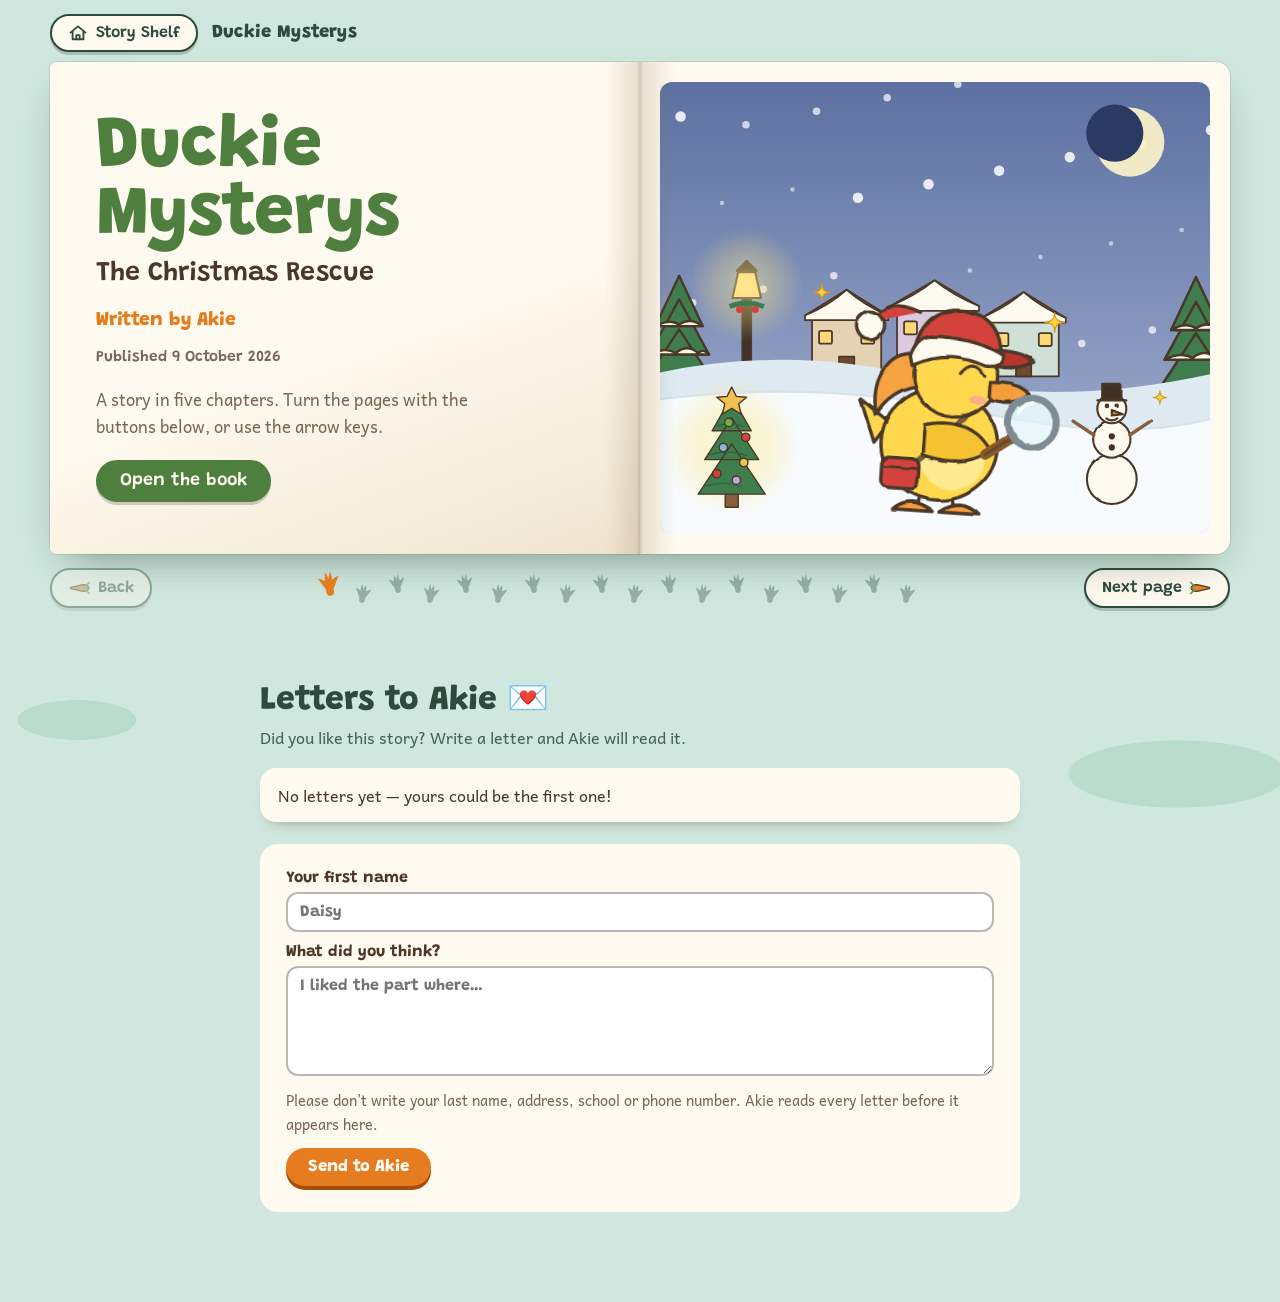
<file: stories/detective-daisy-4/index.html>
<!doctype html>
<html lang="en" data-root="../../" data-story="christmas-rescue">
<head><meta charset="utf-8">
<meta name="viewport" content="width=device-width, initial-scale=1">
<link rel="icon" href="data:image/svg+xml,<svg xmlns=%22http://www.w3.org/2000/svg%22 viewBox=%220 0 100 100%22><text y=%22.9em%22 font-size=%2290%22>🎄</text></svg>">
<title>Duckie Mysterys: The Christmas Rescue | Read Aloud Akie</title>
<meta name="description" content="Santa has crash-landed on Lava Lava Island and his sleigh is missing! Daisy and her friends set out to save Christmas. Book 4 of Detective Daisy by Akie, in five chapters, read aloud in your browser.">
<link rel="canonical" href="https://readaloudakie.com/stories/detective-daisy-4/">
<meta property="og:type" content="book">
<meta property="og:site_name" content="Read Aloud Akie">
<meta property="og:title" content="Duckie Mysterys: The Christmas Rescue">
<meta property="og:description" content="Santa has crash-landed on Lava Lava Island and his sleigh is missing! Daisy and her friends set out to save Christmas. Book 4 of Detective Daisy by Akie, in five chapters, read aloud in your browser.">
<meta property="og:url" content="https://readaloudakie.com/stories/detective-daisy-4/">
<meta property="og:image" content="https://readaloudakie.com/assets/social-card.png">
<meta property="og:image:alt" content="Detective Daisy the duck with her magnifying glass, on the Read Aloud Akie book shelf.">
<meta name="twitter:card" content="summary_large_image">
<meta name="theme-color" content="#cfe7de">
<script type="application/ld+json">{
 "@context": "https://schema.org",
 "@type": "Book",
 "name": "Duckie Mysterys: The Christmas Rescue",
 "author": {
  "@type": "Person",
  "name": "Akie"
 },
 "publisher": {
  "@type": "Organization",
  "name": "Read Aloud Akie"
 },
 "url": "https://readaloudakie.com/stories/detective-daisy-4/",
 "image": "https://readaloudakie.com/stories/detective-daisy-4/cover.svg",
 "datePublished": "2026-10-09",
 "inLanguage": "en",
 "numberOfPages": 5,
 "bookFormat": "https://schema.org/EBook",
 "isAccessibleForFree": true,
 "description": "Santa has crash-landed on Lava Lava Island and his sleigh is missing! Daisy and her friends set out to save Christmas. Book 4 of Detective Daisy by Akie, in five chapters, read aloud in your browser.",
 "audience": {
  "@type": "Audience",
  "audienceType": "children"
 },
 "position": 4,
 "isPartOf": {
  "@type": "BookSeries",
  "name": "Detective Daisy",
  "url": "https://readaloudakie.com/series/?id=detective-daisy"
 }
}</script>
<script src="../../assets/library.js?v=2026-11-22"></script>
<script src="../../assets/story-kit.js?v=2026-11-22"></script>
<script src="../../assets/read-aloud.js?v=2026-11-22"></script>
<script src="../../assets/comments.js?v=2026-11-22"></script>
<link rel="preconnect" href="https://fonts.googleapis.com">
<link rel="preconnect" href="https://fonts.gstatic.com" crossorigin>
<link href="https://fonts.googleapis.com/css2?family=Andika:wght@400;700&family=Grandstander:wght@600;800&display=swap" rel="stylesheet">
<style>
:root {
  --pond: #cfe7de;
  --pond-pad: #b9dccd;
  --chrome-ink: #2e4a3e;
  --paper: #fffaf0;
  --paper-shade: #efe4cf;
  --ink: #4a3728;
  --ink-soft: #7a6552;
  --leaf: #4f7f3f;
  --carrot: #e57c1f;
  --btn: #fffaf0;
  --btn-ink: #2e4a3e;
  --focus: #2a6fb5;
  --shadow: 0 18px 40px -18px rgba(38, 60, 50, .55);
  --display: "Grandstander", "Comic Sans MS", "Chalkboard SE", system-ui, sans-serif;
  --body: "Andika", "Trebuchet MS", "Segoe UI", system-ui, sans-serif;
}
@media (prefers-color-scheme: dark) {
  :root:not([data-theme="light"]) {
    --pond: #15302c; --pond-pad: #1d3d37; --chrome-ink: #d5eadf;
    --paper: #f7eedb; --paper-shade: #dccaa7;
    --btn: #244640; --btn-ink: #e8f4ee; --focus: #8cc6ff;
    --shadow: 0 18px 40px -16px rgba(0, 0, 0, .7);
  }
}
:root[data-theme="dark"] {
  --pond: #15302c; --pond-pad: #1d3d37; --chrome-ink: #d5eadf;
  --paper: #f7eedb; --paper-shade: #dccaa7;
  --btn: #244640; --btn-ink: #e8f4ee; --focus: #8cc6ff;
  --shadow: 0 18px 40px -16px rgba(0, 0, 0, .7);
}

* { box-sizing: border-box; }
[hidden] { display: none !important; }
html, body { margin: 0; min-height: 100%; }
body {
  background-color: var(--pond);
  background-image:
    radial-gradient(ellipse 90px 30px at 12% 18%, var(--pond-pad) 98%, transparent 100%),
    radial-gradient(ellipse 70px 24px at 88% 12%, var(--pond-pad) 98%, transparent 100%),
    radial-gradient(ellipse 110px 34px at 92% 86%, var(--pond-pad) 98%, transparent 100%),
    radial-gradient(ellipse 60px 20px at 6% 80%, var(--pond-pad) 98%, transparent 100%);
  background-attachment: fixed;
  color: var(--chrome-ink);
  font-family: var(--body);
  display: flex;
  flex-direction: column;
  min-height: 100svh;
}
button { font: inherit; }
:focus-visible { outline: 3px solid var(--focus); outline-offset: 3px; border-radius: 8px; }

.bar {
  display: flex; align-items: center; justify-content: space-between; gap: 12px;
  width: min(1180px, 94vw); margin: 0 auto; padding: 14px 0 10px;
}
.bar-title { font-family: var(--display); font-weight: 800; font-size: 1.15rem; letter-spacing: .01em; }
.pill {
  display: inline-flex; align-items: center; gap: 8px;
  background: var(--btn); color: var(--btn-ink);
  border: 2px solid currentColor; border-radius: 999px;
  padding: 7px 16px; cursor: pointer; font-family: var(--display); font-weight: 600; font-size: 1rem;
  box-shadow: 0 3px 0 rgba(0,0,0,.18);
}
.pill:active { transform: translateY(2px); box-shadow: 0 1px 0 rgba(0,0,0,.18); }
.pill[disabled] { opacity: .4; cursor: default; transform: none; }
.pill svg { width: 22px; height: 22px; flex: none; }
a.pill { text-decoration: none; }
.bar-left { display: flex; align-items: center; gap: 14px; min-width: 0; }
.shelf-link svg { width: 20px; height: 20px; }
@media (max-width: 520px) { .bar-title { display: none; } }

main { flex: 1; display: flex; flex-direction: column; align-items: center; justify-content: center; padding: 0 0 8px; }

.book {
  position: relative;
  width: min(1180px, 96vw, calc((100svh - 150px) * 2.4));
  aspect-ratio: 2.4 / 1;
  background: var(--paper);
  border-radius: 6px 14px 14px 6px;
  box-shadow: var(--shadow), 0 0 0 1px rgba(74,55,40,.12);
  display: grid; grid-template-columns: 1fr 1fr;
  overflow: hidden;
  touch-action: pan-y;
}
.book::after {
  content: ""; position: absolute; inset: 0 auto 0 50%; width: 70px; transform: translateX(-50%);
  background: linear-gradient(90deg, transparent, rgba(120,90,50,.16) 45%, rgba(80,60,30,.26) 50%, rgba(120,90,50,.16) 55%, transparent);
  pointer-events: none;
}
.book.single::after { display: none; }
.book.turn-next > * { animation: turnNext .45s ease-out; }
.book.turn-prev > * { animation: turnPrev .45s ease-out; }
@keyframes turnNext { from { opacity: 0; transform: translateX(28px); } to { opacity: 1; transform: none; } }
@keyframes turnPrev { from { opacity: 0; transform: translateX(-28px); } to { opacity: 1; transform: none; } }

.page { position: relative; min-width: 0; min-height: 0; padding: clamp(18px, 3.2vw, 46px) clamp(20px, 3.6vw, 52px); color: var(--ink); overflow: auto; }
.page.art { padding: 0; }
.art-frame { position: absolute; inset: clamp(12px, 1.6vw, 22px); }
.art-frame svg { width: 100%; height: 100%; display: block; border-radius: 12px; }
.page.words { display: flex; flex-direction: column; }

.chapter {
  font-family: var(--display); font-weight: 800; color: var(--leaf);
  font-size: clamp(1.5rem, 2.5vw, 2.15rem); line-height: 1.1; margin: 0 0 .15em;
}
.squiggle { flex: none; display: block; width: 120px; height: 12px; margin: 0 0 .9em; color: var(--carrot); }
.running { font-family: var(--display); font-weight: 600; color: var(--ink-soft); font-size: .95rem; margin: 0 0 .9em; }
.words p.text { font-size: clamp(1.02rem, 1.52vw, 1.27rem); line-height: 1.62; margin: 0 0 .7em; max-width: 34em; }
.words.opens p.text:first-of-type::first-letter {
  font-family: var(--display); font-weight: 800; color: var(--carrot);
  float: left; font-size: 3.1em; line-height: .9; padding: .06em .1em 0 0;
}
.folio { margin-top: auto; padding-top: .6em; font-family: var(--display); font-weight: 600; color: var(--ink-soft); font-size: .9rem; align-self: flex-end; }
.page.art .folio { position: absolute; left: 22px; bottom: 8px; }

/* cover */
.title-page { display: flex; flex-direction: column; justify-content: center; gap: clamp(10px, 1.6vw, 22px); background: linear-gradient(160deg, var(--paper) 55%, var(--paper-shade)); }
.title-page h1 { margin: 0; font-family: var(--display); color: var(--leaf); line-height: .95; }
.title-page .t1 { display: block; font-size: clamp(2.6rem, 5.6vw, 4.9rem); font-weight: 800; }
.title-page .t2 { display: block; margin-top: .35em; font-size: clamp(1.15rem, 2.1vw, 1.8rem); font-weight: 600; color: var(--ink); line-height: 1.15; }
.title-page .byline { margin: 0; font-family: "Grandstander", sans-serif; font-weight: 800; color: var(--carrot); font-size: clamp(1rem, 1.5vw, 1.28rem); }
.title-page .hint { margin: 0; color: var(--ink-soft); font-size: clamp(.98rem, 1.3vw, 1.1rem); max-width: 26em; }
.title-page .pill { align-self: flex-start; background: var(--leaf); color: #fffaf0; border-color: var(--leaf); font-size: 1.12rem; padding: 10px 22px; }

/* characters */
.cast { grid-column: 1 / -1; padding: clamp(16px, 2.6vw, 38px) clamp(20px, 3.6vw, 52px); display: flex; flex-direction: column; overflow: auto; color: var(--ink); }
.cast h2 { margin: 0 0 .25em; font-family: var(--display); font-weight: 800; color: var(--leaf); font-size: clamp(1.5rem, 2.5vw, 2.15rem); }
.cast ul { list-style: none; margin: 0; padding: 0; display: grid; grid-template-columns: repeat(4, 1fr); grid-auto-rows: 1fr; align-content: space-between; gap: 2px clamp(10px, 1.8vw, 24px); flex: 1; min-height: 0; }
.cast li { display: flex; flex-direction: column; align-items: center; justify-content: flex-start; text-align: center; gap: 3px; min-height: 0; }
.cast .portrait { flex: none; width: clamp(38px, 4.3vw, 56px); aspect-ratio: 1; border-radius: 50%; background: radial-gradient(circle at 50% 40%, #fff 0 40%, var(--paper-shade) 100%); border: 3px solid var(--ink); display: grid; place-items: center; overflow: hidden; padding: 4%; }
.cast .portrait svg { width: 100%; height: 100%; }
.cast .name { flex: none; font-family: var(--display); font-weight: 800; font-size: clamp(.84rem, 1.08vw, .99rem); line-height: 1.05; margin: 0; color: var(--ink); }
.cast .what { flex: none; margin: 0; font-size: clamp(.7rem, .88vw, .83rem); color: var(--ink-soft); line-height: 1.2; }

/* end */
.end-page { display: flex; flex-direction: column; justify-content: center; align-items: flex-start; gap: 14px; }
.end-page h2 { margin: 0; font-family: var(--display); font-weight: 800; color: var(--carrot); font-size: clamp(3rem, 6.4vw, 5.6rem); line-height: 1; transform: rotate(-3deg); }
.end-page p { margin: 0; font-size: clamp(1.02rem, 1.5vw, 1.25rem); max-width: 24em; }

/* navigation */
.turns { width: min(1180px, 96vw); display: flex; align-items: center; justify-content: space-between; gap: 12px; padding: 14px 0 6px; }
.trail { list-style: none; margin: 0; padding: 0; display: flex; align-items: center; gap: 4px; flex-wrap: nowrap; }
.trail button {
  width: 30px; height: 34px; padding: 0; border: 0; background: transparent; cursor: pointer; color: var(--chrome-ink); opacity: .35;
  display: grid; place-items: center;
}
.trail li:nth-child(odd) button { transform: translateY(-5px) rotate(-8deg); }
.trail li:nth-child(even) button { transform: translateY(5px) rotate(8deg); }
.trail button svg { width: 20px; height: 22px; }
.trail button.seen { opacity: .75; }
.trail button[aria-current="page"] { opacity: 1; color: var(--carrot); }
.trail button[aria-current="page"] svg { width: 26px; height: 28px; }
.label-short { display: none; }
.count { display: none; font-family: var(--display); font-weight: 600; }
.sr { position: absolute; width: 1px; height: 1px; overflow: hidden; clip: rect(0 0 0 0); white-space: nowrap; }

@media (max-width: 1020px) {
  .trail button { width: 22px; }
  .trail button svg { width: 16px; height: 18px; }
}
@media (max-width: 760px) {
  .bar { width: 92vw; flex-wrap: wrap; row-gap: 8px; }
  .bar-title { font-size: 1rem; }
  main { justify-content: flex-start; padding-bottom: 84px; }
  .book { width: 94vw; aspect-ratio: auto; grid-template-columns: 1fr; border-radius: 12px; }
  .book::after { display: none; }
  .page { overflow: visible; }
  .page.art { aspect-ratio: 4 / 3; }
  .art-frame { inset: 10px; }
  .page.art .folio { display: none; }
  .title-page { order: 2; }
  .cast ul { grid-template-columns: 1fr 1fr; }
}
@media (max-width: 520px) {
  .cast ul { grid-template-columns: 1fr; }
}
@media (max-width: 760px) {
  .cast ul { grid-auto-rows: auto; align-content: start; gap: 14px 18px; }
  .cast li { padding: 2px 0; }
  .cast .portrait { width: 72px; }
  .cast .name { font-size: 1.02rem; }
  .cast .what { font-size: .88rem; }
  .end-page { order: 2; }
  .turns { position: fixed; bottom: 0; left: 0; right: 0; width: auto; padding: 10px 4vw calc(10px + env(safe-area-inset-bottom)); background: var(--pond); box-shadow: 0 -8px 20px -12px rgba(0,0,0,.35); z-index: 5; }
  .trail { display: none; }
  .count { display: block; }
  .pill .label-long { display: none; }
  .pill .label-short { display: inline; }
}
@media (prefers-reduced-motion: reduce) {
  .book.turn-next > *, .book.turn-prev > * { animation: none; }
}
</style>
</head>
<body>
<svg width="0" height="0" style="position:absolute" aria-hidden="true" focusable="false"><defs>
  <filter id="wob" x="-10%" y="-10%" width="120%" height="120%"><feTurbulence type="fractalNoise" baseFrequency="0.04" numOctaves="2" seed="4" result="n"/><feDisplacementMap in="SourceGraphic" in2="n" scale="3" xChannelSelector="R" yChannelSelector="G"/></filter>
  <filter id="paper" x="0" y="0" width="100%" height="100%"><feTurbulence type="fractalNoise" baseFrequency="0.8" numOctaves="3" seed="9"/><feColorMatrix values="0 0 0 0 0.42  0 0 0 0 0.33  0 0 0 0 0.2  0.35 0 0 0 -0.1"/></filter>
  <filter id="wash" x="-20%" y="-20%" width="140%" height="140%"><feGaussianBlur stdDeviation="10"/></filter>
  <radialGradient id="glow"><stop offset="0" stop-color="#fff6b0" stop-opacity="1"/><stop offset=".55" stop-color="#ffe680" stop-opacity=".55"/><stop offset="1" stop-color="#ffe680" stop-opacity="0"/></radialGradient>
  <radialGradient id="lavaGlow"><stop offset="0" stop-color="#ffd166"/><stop offset=".45" stop-color="#ff8a3d" stop-opacity=".65"/><stop offset="1" stop-color="#ff7b2f" stop-opacity="0"/></radialGradient>
  <linearGradient id="skyDay" x1="0" y1="0" x2="0" y2="1"><stop offset="0" stop-color="#b9e0f0"/><stop offset="1" stop-color="#f1f9ee"/></linearGradient>
  <linearGradient id="skyDusk" x1="0" y1="0" x2="0" y2="1"><stop offset="0" stop-color="#f4b39a"/><stop offset=".6" stop-color="#fbd9b5"/><stop offset="1" stop-color="#fdeccf"/></linearGradient>
  <linearGradient id="pond" x1="0" y1="0" x2="0" y2="1"><stop offset="0" stop-color="#a9dbd9"/><stop offset="1" stop-color="#cdebdc"/></linearGradient>
  <linearGradient id="skyMorn" x1="0" y1="0" x2="0" y2="1"><stop offset="0" stop-color="#a8d8ea"/><stop offset=".55" stop-color="#d8eef0"/><stop offset="1" stop-color="#f3f7e6"/></linearGradient>
  <linearGradient id="skyEve" x1="0" y1="0" x2="0" y2="1"><stop offset="0" stop-color="#2f3f66"/><stop offset=".55" stop-color="#6b6f9e"/><stop offset="1" stop-color="#c9a7b0"/></linearGradient>
  <linearGradient id="water" x1="0" y1="0" x2="0" y2="1"><stop offset="0" stop-color="#8ecae6"/><stop offset="1" stop-color="#bde5ea"/></linearGradient>
  <linearGradient id="beamGrad" x1="0" y1="0" x2="0" y2="1"><stop offset="0" stop-color="#fff3b0" stop-opacity=".85"/><stop offset="1" stop-color="#fff3b0" stop-opacity="0"/></linearGradient>
  <linearGradient id="skyFrost" x1="0" y1="0" x2="0" y2="1"><stop offset="0" stop-color="#9ec7e4"/><stop offset=".55" stop-color="#cfe3f0"/><stop offset="1" stop-color="#eef6fb"/></linearGradient>
  <linearGradient id="skyNight" x1="0" y1="0" x2="0" y2="1"><stop offset="0" stop-color="#27365e"/><stop offset=".55" stop-color="#55699c"/><stop offset="1" stop-color="#a9b6d4"/></linearGradient>
  <linearGradient id="sea" x1="0" y1="0" x2="0" y2="1"><stop offset="0" stop-color="#3f87b0"/><stop offset="1" stop-color="#7cc0d6"/></linearGradient>
  <pattern id="stripes" width="16" height="16" patternUnits="userSpaceOnUse"><rect width="16" height="16" fill="#f4efe6"/><rect width="16" height="8" fill="#43414a"/></pattern>
  </defs></svg>
<noscript><p style="max-width:34em;margin:24px auto;padding:0 16px;font-size:1.1rem"><strong>Duckie Mysterys: The Christmas Rescue</strong> — Santa has crash-landed on Lava Lava Island and his sleigh is missing, so Daisy and her friends set out to save Christmas. A story by Akie in five chapters. Please turn on JavaScript to read this story, or <a href="../../index.html">go back to the shelf</a>.</p></noscript>
<header class="bar">
  <div class="bar-left">
    <a class="pill shelf-link" data-site-link="home" href="../../index.html"><svg viewBox="0 0 24 24" fill="none" stroke="currentColor" stroke-width="2.2" stroke-linecap="round" stroke-linejoin="round" aria-hidden="true"><path d="M3 11.5 12 4l9 7.5"/><path d="M5.5 10v9.5h13V10"/><path d="M10 19.5v-5h4v5"/></svg><span>Story Shelf</span></a>
    <span class="bar-title">Duckie Mysterys</span>
  </div>
  <div class="read-tools" id="read-tools" hidden>
    <div class="voice-pick" id="voice-pick"></div>
    <button class="pill" id="read" type="button">
      <svg viewBox="0 0 24 24" fill="none" stroke="currentColor" stroke-width="2" stroke-linecap="round" stroke-linejoin="round" aria-hidden="true"><path d="M4 9v6h4l5 4V5L8 9H4z"/><path d="M16.5 8.5a5 5 0 0 1 0 7"/><path d="M19 6a8.5 8.5 0 0 1 0 12"/></svg>
      <span id="read-label">Read this page</span>
    </button>
  </div>
</header>

<main>
  <div class="book" id="book" aria-live="polite"></div>
  <nav class="turns" aria-label="Turn pages">
    <button class="pill" id="prev" type="button">
      <svg viewBox="0 0 32 24" aria-hidden="true"><path d="M30 12c0-3-3-5-8-5L4 11.2c-1 .3-1 1.3 0 1.6L22 17c5 0 8-2 8-5z" fill="#ec8424" stroke="#4a3728" stroke-width="1.8" stroke-linejoin="round"/><path d="M26 9l5-5M27 12h5M26 15l5 5" stroke="#5f9e4e" stroke-width="2.4" stroke-linecap="round"/></svg>
      <span>Back</span>
    </button>
    <ol class="trail" id="trail"></ol>
    <span class="count" id="count" aria-hidden="true"></span>
    <button class="pill" id="next" type="button">
      <span><span class="label-long">Next page</span><span class="label-short">Next</span></span>
      <svg viewBox="0 0 32 24" aria-hidden="true"><path d="M2 12c0-3 3-5 8-5l18 4.2c1 .3 1 1.3 0 1.6L10 17c-5 0-8-2-8-5z" fill="#ec8424" stroke="#4a3728" stroke-width="1.8" stroke-linejoin="round"/><path d="M6 9L1 4M5 12H0M6 15l-5 5" stroke="#5f9e4e" stroke-width="2.4" stroke-linecap="round"/></svg>
    </button>
  </nav>
</main>

<section id="letters"></section>

<script>
(function (root) {
  const INK = '#4a3728';
  const ST = `stroke="${INK}" stroke-width="3" stroke-linejoin="round" stroke-linecap="round"`;
  const T = (x, y, s = 1, flip = false, rot = 0) =>
    `translate(${x} ${y}) rotate(${rot}) scale(${flip ? -s : s} ${s})`;

  const DEFS = `<svg width="0" height="0" style="position:absolute" aria-hidden="true" focusable="false"><defs>
  <filter id="wob" x="-10%" y="-10%" width="120%" height="120%"><feTurbulence type="fractalNoise" baseFrequency="0.04" numOctaves="2" seed="4" result="n"/><feDisplacementMap in="SourceGraphic" in2="n" scale="3" xChannelSelector="R" yChannelSelector="G"/></filter>
  <filter id="paper" x="0" y="0" width="100%" height="100%"><feTurbulence type="fractalNoise" baseFrequency="0.8" numOctaves="3" seed="9"/><feColorMatrix values="0 0 0 0 0.42  0 0 0 0 0.33  0 0 0 0 0.2  0.35 0 0 0 -0.1"/></filter>
  <filter id="wash" x="-20%" y="-20%" width="140%" height="140%"><feGaussianBlur stdDeviation="10"/></filter>
  <radialGradient id="glow"><stop offset="0" stop-color="#fff6b0" stop-opacity="1"/><stop offset=".55" stop-color="#ffe680" stop-opacity=".55"/><stop offset="1" stop-color="#ffe680" stop-opacity="0"/></radialGradient>
  <radialGradient id="lavaGlow"><stop offset="0" stop-color="#ffd166"/><stop offset=".45" stop-color="#ff8a3d" stop-opacity=".65"/><stop offset="1" stop-color="#ff7b2f" stop-opacity="0"/></radialGradient>
  <linearGradient id="skyDay" x1="0" y1="0" x2="0" y2="1"><stop offset="0" stop-color="#b9e0f0"/><stop offset="1" stop-color="#f1f9ee"/></linearGradient>
  <linearGradient id="skyDusk" x1="0" y1="0" x2="0" y2="1"><stop offset="0" stop-color="#f4b39a"/><stop offset=".6" stop-color="#fbd9b5"/><stop offset="1" stop-color="#fdeccf"/></linearGradient>
  <linearGradient id="pond" x1="0" y1="0" x2="0" y2="1"><stop offset="0" stop-color="#a9dbd9"/><stop offset="1" stop-color="#cdebdc"/></linearGradient>
  <linearGradient id="skyMorn" x1="0" y1="0" x2="0" y2="1"><stop offset="0" stop-color="#a8d8ea"/><stop offset=".55" stop-color="#d8eef0"/><stop offset="1" stop-color="#f3f7e6"/></linearGradient>
  <linearGradient id="skyEve" x1="0" y1="0" x2="0" y2="1"><stop offset="0" stop-color="#2f3f66"/><stop offset=".55" stop-color="#6b6f9e"/><stop offset="1" stop-color="#c9a7b0"/></linearGradient>
  <linearGradient id="water" x1="0" y1="0" x2="0" y2="1"><stop offset="0" stop-color="#8ecae6"/><stop offset="1" stop-color="#bde5ea"/></linearGradient>
  <linearGradient id="beamGrad" x1="0" y1="0" x2="0" y2="1"><stop offset="0" stop-color="#fff3b0" stop-opacity=".85"/><stop offset="1" stop-color="#fff3b0" stop-opacity="0"/></linearGradient>
  <linearGradient id="skyFrost" x1="0" y1="0" x2="0" y2="1"><stop offset="0" stop-color="#9ec7e4"/><stop offset=".55" stop-color="#cfe3f0"/><stop offset="1" stop-color="#eef6fb"/></linearGradient>
  <linearGradient id="skyNight" x1="0" y1="0" x2="0" y2="1"><stop offset="0" stop-color="#27365e"/><stop offset=".55" stop-color="#55699c"/><stop offset="1" stop-color="#a9b6d4"/></linearGradient>
  <linearGradient id="sea" x1="0" y1="0" x2="0" y2="1"><stop offset="0" stop-color="#3f87b0"/><stop offset="1" stop-color="#7cc0d6"/></linearGradient>
  <pattern id="stripes" width="16" height="16" patternUnits="userSpaceOnUse"><rect width="16" height="16" fill="#f4efe6"/><rect width="16" height="8" fill="#43414a"/></pattern>
  </defs></svg>`;

  /* ---------- small props ---------- */
  const cloud = (x, y, s = 1, c = '#fff') =>
    `<g transform="${T(x, y, s)}" fill="${c}" opacity=".95"><ellipse cx="0" cy="0" rx="50" ry="22"/><circle cx="-24" cy="-10" r="22"/><circle cx="12" cy="-20" r="29"/><circle cx="40" cy="-4" r="18"/></g>`;
  const tuft = (x, y, s = 1, c = '#5f9e4e') =>
    `<path transform="${T(x, y, s)}" d="M-10 0 Q-9 -12 -5 -17 Q-4 -6 0 0 Q1 -17 6 -22 Q6 -8 5 0 Q9 -10 13 -13 Q11 -4 9 0" fill="none" stroke="${c}" stroke-width="2.6" stroke-linecap="round"/>`;
  const flower = (x, y, c = '#f59bbd', s = 1) =>
    `<g transform="${T(x, y, s)}"><path d="M0 0 L0 -22" stroke="#5f9e4e" stroke-width="2.5"/>${[0, 72, 144, 216, 288]
      .map((a) => `<ellipse cx="0" cy="-8" rx="5" ry="8" fill="${c}" transform="translate(0 -26) rotate(${a})"/>`)
      .join('')}<circle cx="0" cy="-26" r="4.5" fill="#ffd447"/></g>`;
  const sparkle = (x, y, r = 8, c = '#ffd23f') =>
    `<path d="M${x} ${y - r} Q${x} ${y} ${x + r} ${y} Q${x} ${y} ${x} ${y + r} Q${x} ${y} ${x - r} ${y} Q${x} ${y} ${x} ${y - r} Z" fill="${c}" stroke="#d99a12" stroke-width="1.5" stroke-linejoin="round"/>`;
  const mark = (x, y, ch, size = 46, c = INK, rot = 0) =>
    `<text x="${x}" y="${y}" font-family="Grandstander, 'Comic Sans MS', sans-serif" font-weight="800" font-size="${size}" fill="${c}" text-anchor="middle" transform="rotate(${rot} ${x} ${y})">${ch}</text>`;
  const pawPrint = (x, y, rot = 0, s = 1) =>
    `<g transform="${T(x, y, s, false, rot)}" fill="#8a6a4c" opacity=".6"><ellipse cx="0" cy="0" rx="9" ry="13"/><circle cx="-9" cy="-17" r="4.2"/><circle cx="0" cy="-22" r="4.2"/><circle cx="9" cy="-17" r="4.2"/></g>`;
  const tree = (x, y, s = 1) =>
    `<g transform="${T(x, y, s)}"><path d="M-10 0 L-7 -70 L7 -70 L10 0 Z" fill="#9a6b45" ${ST}/><circle cx="0" cy="-104" r="48" fill="#7dbb6a" ${ST}/><circle cx="-34" cy="-80" r="30" fill="#7dbb6a" ${ST}/><circle cx="34" cy="-82" r="30" fill="#7dbb6a" ${ST}/><circle cx="-12" cy="-116" r="14" fill="#9bd08a"/></g>`;
  const pine = (x, y, s = 1, c = '#5b9a66') =>
    `<g transform="${T(x, y, s)}"><rect x="-5" y="-16" width="10" height="16" fill="#8a5e3c"/><path d="M-28 -14 L0 -60 L28 -14 Z M-22 -40 L0 -84 L22 -40 Z" fill="${c}" ${ST} stroke-width="2.5"/></g>`;
  const rock = (x, y, s = 1, c = '#a39386') =>
    `<path transform="${T(x, y, s)}" d="M-30 0 Q-34 -22 -12 -28 Q8 -38 24 -22 Q38 -10 32 0 Z" fill="${c}" ${ST}/>`;
  const bush = (x, y, s = 1) =>
    `<g transform="${T(x, y, s)}" fill="#6fae5c" ${ST}><circle cx="-26" cy="-22" r="24"/><circle cx="24" cy="-24" r="26"/><circle cx="0" cy="-38" r="30"/><path d="M-50 0 Q-52 -14 -40 -18 L40 -18 Q54 -14 50 0 Z" stroke="none"/></g>`;
  const puff = (x, y, s = 1, c = '#fff') =>
    `<g transform="${T(x, y, s)}" fill="${c}" opacity=".85"><circle cx="0" cy="0" r="12"/><circle cx="14" cy="-4" r="9"/><circle cx="-12" cy="-3" r="8"/></g>`;
  const speed = (x, y, len = 60, n = 3, gap = 16, c = INK) =>
    Array.from({ length: n }, (_, i) => `<path d="M${x} ${y + i * gap} L${x - len + i * 10} ${y + i * gap}" stroke="${c}" stroke-width="3" stroke-linecap="round" opacity=".45"/>`).join('');
  const tear = (x, y, s = 1) =>
    `<path transform="${T(x, y, s)}" d="M0 0 Q-6 10 -5 15 Q0 21 5 15 Q6 10 0 0 Z" fill="#8ecae6" stroke="#5aa6c9" stroke-width="1.5"/>`;

  function lilyPad(cx, cy, rx, ry, c = '#8cc47a', notch = 12) {
    const a = (notch * Math.PI) / 180;
    const p1 = [cx + rx * Math.cos(-a), cy + ry * Math.sin(-a)];
    const p2 = [cx + rx * Math.cos(a), cy + ry * Math.sin(a)];
    return `<path d="M${cx} ${cy} L${p1[0]} ${p1[1]} A${rx} ${ry} 0 1 0 ${p2[0]} ${p2[1]} Z" fill="${c}" ${ST} stroke-width="2.5"/>
    <path d="M${cx} ${cy} L${cx - rx * 0.8} ${cy - ry * 0.3} M${cx} ${cy} L${cx - rx * 0.4} ${cy + ry * 0.85} M${cx} ${cy} L${cx + rx * 0.2} ${cy - ry * 0.9}" stroke="#5f9e4e" stroke-width="2.5" opacity=".5"/>`;
  }

  function carrot(x, y, rot = 0, s = 1, glow = false) {
    return `<g transform="${T(x, y, s, false, rot)}">${glow ? `<circle cx="0" cy="18" r="96" fill="url(#glow)"/>` : ''}
    <path d="M-4 -2 Q-24 -24 -16 -40 Q-2 -26 0 -4 Z M0 -3 Q-3 -40 8 -48 Q13 -24 4 -3 Z M3 -2 Q18 -26 30 -26 Q22 -8 6 1 Z" fill="#6fb04a" ${ST} stroke-width="2.5"/>
    <path d="M-13 0 Q-12 38 0 74 Q12 38 13 0 Q0 -7 -13 0 Z" fill="#f28a2e" ${ST}/>
    <path d="M-9 16 L-3 18 M3 32 L9 30 M-6 48 L-1 50" stroke="#c9601b" stroke-width="2.5" stroke-linecap="round" fill="none"/>
    ${glow ? sparkle(-40, -6, 10) + sparkle(34, 44, 8) + sparkle(30, -34, 7) : ''}</g>`;
  }

  function bucket(x, y, s = 1) {
    return `<g transform="${T(x, y, s)}">
    <ellipse cx="0" cy="-50" rx="34" ry="8" fill="#5f7f93" ${ST}/>
    ${carrot(-16, -74, -18, 0.5)}${carrot(4, -80, 4, 0.5)}${carrot(20, -72, 22, 0.5)}
    <path d="M-34 -50 Q0 -42 34 -50 L26 0 L-26 0 Z" fill="#8fb3c9" ${ST}/>
    <path d="M-28 -24 Q0 -18 28 -24" stroke="#6f93a9" stroke-width="3" fill="none"/>
    <path d="M-32 -48 Q0 -110 32 -48" fill="none" ${ST}/></g>`;
  }

  function sign(x, y, text, s = 1, w = 190) {
    const h = w / 2;
    return `<g transform="${T(x, y, s)}"><rect x="-7" y="-110" width="14" height="110" fill="#9a6b45" ${ST}/>
    <path d="M${-h} -128 L${h - 22} -128 L${h + 4} -104 L${h - 22} -80 L${-h} -80 Z" fill="#ecc88f" ${ST}/>
    <text x="-8" y="-97" font-family="Grandstander, 'Comic Sans MS', sans-serif" font-weight="700" font-size="17" fill="${INK}" text-anchor="middle">${text}</text></g>`;
  }

  function thought(cx, cy, rx, ry, tx, ty, inner) {
    const dx = tx - cx, dy = ty - cy;
    return `<g><circle cx="${cx + dx * 0.72}" cy="${cy + dy * 0.72}" r="7" fill="#fff" ${ST} stroke-width="2.5"/>
    <circle cx="${cx + dx * 0.86}" cy="${cy + dy * 0.86}" r="4.5" fill="#fff" ${ST} stroke-width="2.5"/>
    <path d="M${cx - rx} ${cy} Q${cx - rx - 14} ${cy - ry * 0.7} ${cx - rx * 0.5} ${cy - ry} Q${cx - rx * 0.1} ${cy - ry - 22} ${cx + rx * 0.4} ${cy - ry} Q${cx + rx + 12} ${cy - ry * 0.9} ${cx + rx} ${cy - ry * 0.1} Q${cx + rx + 14} ${cy + ry * 0.8} ${cx + rx * 0.4} ${cy + ry} Q${cx} ${cy + ry + 16} ${cx - rx * 0.5} ${cy + ry} Q${cx - rx - 16} ${cy + ry * 0.8} ${cx - rx} ${cy} Z" fill="#fff" ${ST}/>
    ${inner}</g>`;
  }

  /* ---------- buildings & landscape ---------- */
  function cottage(x, y, s = 1) {
    return `<g transform="${T(x, y, s)}" filter="url(#wob)">
    <rect x="-90" y="-150" width="180" height="150" fill="#f7e6c8" ${ST}/>
    <path d="M-112 -140 L0 -236 L112 -140 Z" fill="#9db3dc" ${ST}/>
    <path d="M-60 -168 L60 -168 M-34 -196 L34 -196" stroke="#7f97c4" stroke-width="3"/>
    <rect x="44" y="-226" width="26" height="46" fill="#c9a27a" ${ST}/>
    <path d="M-24 0 L-24 -58 Q0 -92 24 -58 L24 0 Z" fill="#6b9e5e" ${ST}/><circle cx="14" cy="-34" r="3.5" fill="#ffd447"/>
    <circle cx="-54" cy="-96" r="20" fill="#cfeaf7" ${ST}/><path d="M-54 -116 L-54 -76 M-74 -96 L-34 -96" stroke="${INK}" stroke-width="2.5"/>
    <circle cx="54" cy="-96" r="20" fill="#cfeaf7" ${ST}/><path d="M54 -116 L54 -76 M34 -96 L74 -96" stroke="${INK}" stroke-width="2.5"/>
    <path d="M-76 -70 Q-54 -62 -32 -70" stroke="#f59bbd" stroke-width="6" stroke-linecap="round"/></g>`;
  }

  function barn(x, y, s = 1) {
    return `<g transform="${T(x, y, s)}" filter="url(#wob)">
    <path d="M-130 0 L-130 -150 L-84 -214 L84 -214 L130 -150 L130 0 Z" fill="#dc5d55" ${ST}/>
    <path d="M-144 -146 L-88 -226 L88 -226 L144 -146" fill="none" stroke="#f7f0e3" stroke-width="12" stroke-linecap="round" stroke-linejoin="round"/>
    <path d="M-144 -146 L-88 -226 L88 -226 L144 -146" fill="none" ${ST} stroke-width="2"/>
    <rect x="-54" y="-112" width="108" height="112" fill="#b9463f" stroke="#f7f0e3" stroke-width="8"/>
    <path d="M-54 -112 L54 0 M54 -112 L-54 0" stroke="#f7f0e3" stroke-width="7"/>
    <rect x="-58" y="-116" width="116" height="116" fill="none" ${ST} stroke-width="2"/>
    <rect x="-26" y="-186" width="52" height="40" fill="#f7f0e3" ${ST}/>
    <path d="M-22 -150 Q-14 -168 -6 -152 Q2 -170 10 -152 Q16 -166 22 -150 Z" fill="#e9c46a" ${ST} stroke-width="2"/></g>`;
  }

  function carrotHouse(x, y, s = 1) {
    let logs = '';
    for (let r = 0; r < 6; r++) {
      const yy = -17 - r * 30;
      const segs = r % 2 ? [[-136, -40], [-36, 136]] : [[-136, 36], [40, 136]];
      segs.forEach(([a, b], i) => {
        const right = (r + i) % 2 === 0;
        const tip = right
          ? `M${a} ${yy - 14} L${b - 26} ${yy - 14} Q${b} ${yy - 6} ${b + 6} ${yy} Q${b} ${yy + 6} ${b - 26} ${yy + 14} L${a} ${yy + 14} Q${a - 6} ${yy} ${a} ${yy - 14} Z`
          : `M${b} ${yy - 14} L${a + 26} ${yy - 14} Q${a} ${yy - 6} ${a - 6} ${yy} Q${a} ${yy + 6} ${a + 26} ${yy + 14} L${b} ${yy + 14} Q${b + 6} ${yy} ${b} ${yy - 14} Z`;
        const stubX = right ? a : b;
        const dir = right ? -1 : 1;
        logs += `<path d="${tip}" fill="${r % 2 ? '#f39237' : '#ee8428'}" ${ST} stroke-width="2.5"/>
        <path d="M${stubX} ${yy} q${dir * 14} -10 ${dir * 20} -4 q${-dir * 6} 8 ${-dir * 20} 4" fill="#6fb04a" ${ST} stroke-width="2"/>`;
      });
    }
    return `<g transform="${T(x, y, s)}" filter="url(#wob)">
    ${logs}
    <path d="M-168 -196 L0 -330 L168 -196 Z" fill="#79b85a" ${ST}/>
    <path d="M-120 -214 Q-100 -230 -80 -214 Q-60 -232 -40 -214 Q-20 -232 0 -214 Q20 -232 40 -214 Q60 -232 80 -214 Q100 -230 120 -214" fill="none" stroke="#4f8a3d" stroke-width="3"/>
    <path d="M-60 -262 Q-40 -278 -20 -262 Q0 -280 20 -262 Q40 -278 60 -262" fill="none" stroke="#4f8a3d" stroke-width="3"/>
    <path d="M-6 -326 Q-30 -370 -16 -384 Q-2 -360 0 -330 Z M2 -328 Q4 -380 18 -388 Q20 -356 8 -326 Z" fill="#6fb04a" ${ST}/>
    <path d="M-40 0 L-40 -96 Q0 -140 40 -96 L40 0 Z" fill="#8b5a2b" ${ST}/>
    <path d="M-14 -110 L-14 0 M14 -110 L14 0" stroke="#6e441f" stroke-width="3"/><circle cx="26" cy="-50" r="4" fill="#ffd447" ${ST} stroke-width="1.5"/>
    <circle cx="-92" cy="-120" r="22" fill="#cfeaf7" ${ST}/><path d="M-92 -142 L-92 -98 M-114 -120 L-70 -120" stroke="${INK}" stroke-width="2.5"/>
    <circle cx="92" cy="-120" r="22" fill="#cfeaf7" ${ST}/><path d="M92 -142 L92 -98 M70 -120 L114 -120" stroke="${INK}" stroke-width="2.5"/></g>`;
  }

  function doghouse(x, y, s = 1, roof = '#c65a3a') {
    return `<g transform="${T(x, y, s)}"><rect x="-40" y="-56" width="80" height="56" fill="#e8c9a0" ${ST}/>
    <path d="M-52 -50 L0 -96 L52 -50 Z" fill="${roof}" ${ST}/><path d="M-16 0 L-16 -26 Q0 -46 16 -26 L16 0 Z" fill="#5b4634" ${ST}/></g>`;
  }

  function mountain(x, y, s = 1, c = '#9db4c0') {
    return `<g transform="${T(x, y, s)}"><path d="M-300 0 L-40 -380 Q0 -410 40 -380 L300 0 Z" fill="${c}" ${ST}/>
    <path d="M40 -380 L300 0 L120 0 Q60 -180 20 -390 Z" fill="#000" opacity=".07"/>
    <path d="M-80 -322 L-40 -380 Q0 -410 40 -380 L83 -318 Q62 -300 42 -324 Q20 -296 0 -322 Q-24 -298 -44 -326 Q-62 -300 -80 -322 Z" fill="#fff" ${ST}/></g>`;
  }

  function volcano(x, y, s = 1, erupt = false) {
    const smoke = erupt
      ? `${cloud(-40, -470, 1.6, '#8f8a8a')}${cloud(70, -520, 1.3, '#a19c9b')}${cloud(-120, -540, 1.1, '#b3aead')}`
      : `${cloud(10, -330, 0.8, '#c9c3c0')}${cloud(50, -380, 0.65, '#d6d0cc')}${cloud(-10, -420, 0.5, '#e2ddd9')}`;
    const fountain = erupt
      ? `<path d="M-54 -284 Q-96 -380 -40 -430 Q0 -480 40 -430 Q96 -380 54 -284 Z" fill="#ff7b2f" ${ST}/>
         <path d="M-26 -286 Q-44 -360 -12 -392 Q10 -416 24 -388 Q48 -350 28 -286 Z" fill="#ffd166"/>
         <circle cx="-110" cy="-400" r="12" fill="#ff7b2f" ${ST}/><circle cx="120" cy="-380" r="10" fill="#ff7b2f" ${ST}/>
         <circle cx="-160" cy="-330" r="8" fill="#ffb347" ${ST}/><circle cx="170" cy="-320" r="9" fill="#ffb347" ${ST}/>
         <circle cx="60" cy="-470" r="9" fill="#ff7b2f" ${ST}/>`
      : '';
    return `<g transform="${T(x, y, s)}">${smoke}
    <circle cx="0" cy="-290" r="${erupt ? 200 : 120}" fill="url(#lavaGlow)" opacity=".8"/>
    ${fountain}
    <path d="M-320 0 L-70 -280 Q0 -294 70 -280 L320 0 Z" fill="#8b6b58" ${ST}/>
    <path d="M30 -284 L70 -280 L320 0 L130 0 Q80 -150 30 -284 Z" fill="#000" opacity=".12"/>
    <ellipse cx="0" cy="-280" rx="70" ry="14" fill="#ff7b2f" ${ST}/>
    <path d="M-34 -272 Q-50 -220 -80 -172 Q-66 -160 -56 -182 Q-34 -226 -14 -270 Z" fill="#ff8a3d" ${ST} stroke-width="2"/>
    <path d="M22 -272 Q38 -226 30 -190 Q42 -184 46 -200 Q46 -244 40 -272 Z" fill="#ff8a3d" ${ST} stroke-width="2"/>
    ${erupt ? `<path d="M-6 -272 Q-10 -180 -40 -110 Q-24 -100 -16 -118 Q6 -190 10 -272 Z" fill="#ffa24a" ${ST} stroke-width="2"/>` : ''}</g>`;
  }

  /* ---------- characters ---------- */
  function daisy(o = {}) {
    const { x = 0, y = 0, s = 1, flip = false, rot = 0, expr = 'happy', glass = false, bucketOn = false, carrotOn = false, cheer = false, watch = false, xmas = false } = o;
    const capA = xmas ? '#d4423c' : '#6b9e5e';
    const capB = xmas ? '#b8352f' : '#5a8a4e';
    const capC = xmas ? '#9e2d28' : '#4f7a44';
    let eye = `<ellipse cx="24" cy="-122" rx="10" ry="12" fill="#fff" ${ST} stroke-width="2.5"/><circle cx="27" cy="-120" r="5.5" fill="${INK}"/><circle cx="29" cy="-123" r="2" fill="#fff"/>`;
    let brow = '', extra = '';
    if (expr === 'thinking') eye = `<ellipse cx="24" cy="-122" rx="10" ry="12" fill="#fff" ${ST} stroke-width="2.5"/><circle cx="27" cy="-127" r="5.5" fill="${INK}"/><circle cx="29" cy="-130" r="2" fill="#fff"/>`;
    if (expr === 'surprised') eye = `<ellipse cx="24" cy="-122" rx="12" ry="14" fill="#fff" ${ST} stroke-width="2.5"/><circle cx="25" cy="-122" r="4" fill="${INK}"/>`;
    if (expr === 'joy') eye = `<path d="M14 -120 Q24 -134 34 -120" fill="none" ${ST} stroke-width="4"/>`;
    if (expr === 'furious') { brow = `<path d="M10 -142 L38 -130" ${ST} stroke-width="5"/>`; extra = `<ellipse cx="34" cy="-100" rx="9" ry="5" fill="#ff6b6b" opacity=".55"/>`; }
    if (expr === 'determined') brow = `<path d="M12 -140 L38 -134" ${ST} stroke-width="4.5"/>`;
    if (expr === 'worried') brow = `<path d="M14 -134 L36 -142" ${ST} stroke-width="4"/>`;

    let wing = `<path d="M-34 -76 Q-4 -96 18 -66 Q4 -34 -34 -44 Z" fill="#f5c233" ${ST}/>`;
    let items = '';
    if (glass) {
      wing = `<path d="M-14 -74 Q26 -84 44 -56 Q24 -38 -14 -48 Z" fill="#f5c233" ${ST}/>`;
      items = `<path d="M40 -52 L62 -68" stroke="#8b5a2b" stroke-width="9" stroke-linecap="round"/><path d="M40 -52 L62 -68" ${ST} stroke-width="2" opacity=".5"/>
      <circle cx="78" cy="-82" r="21" fill="#dff3fb" fill-opacity=".6" stroke="#7f8b93" stroke-width="6"/><path d="M66 -90 Q70 -98 78 -99" stroke="#fff" stroke-width="3" fill="none" stroke-linecap="round"/>`;
    }
    if (bucketOn) {
      wing = `<path d="M-14 -76 Q30 -86 58 -66 Q40 -46 -14 -50 Z" fill="#f5c233" ${ST}/>`;
      items = bucket(80, 2, 0.85);
    }
    let backWing = '';
    if (carrotOn || cheer) {
      backWing = `<path d="M-6 -78 Q-40 -104 -64 -150 Q-62 -166 -50 -162 Q-50 -178 -36 -174 Q-30 -186 -18 -176 Q-8 -128 16 -80 Z" fill="#f5c233" ${ST}/>`;
      wing = '';
      if (carrotOn) backWing = carrot(-60, -196, 36, 0.78, true) + backWing;
    }
    const w = watch ? `<rect x="-12" y="-66" width="20" height="8" fill="#6b9e5e" transform="rotate(20 -2 -62)"/><circle cx="-2" cy="-62" r="9" fill="#fff" ${ST} stroke-width="2.5"/><path d="M-2 -62 L-2 -68 M-2 -62 L3 -60" stroke="${INK}" stroke-width="2"/>` : '';

    return `<g transform="${T(x, y, s, flip, rot)}" filter="url(#wob)">
    <path d="M-44 -74 L-70 -92 L-56 -56 Z" fill="#ffd84d" ${ST}/>
    <path d="M-24 -134 C-52 -136 -62 -106 -56 -80 C-48 -94 -38 -102 -22 -106 Z" fill="#f4a340" ${ST}/>
    <path d="M-14 -14 L-16 -4 M14 -14 L16 -4" ${ST} fill="none"/>
    <path d="M-36 0 Q-22 -14 -2 0 Z" fill="#f59e3b" ${ST}/><path d="M4 0 Q22 -14 38 0 Z" fill="#f59e3b" ${ST}/>
    <ellipse cx="0" cy="-58" rx="50" ry="48" fill="#ffd84d" ${ST}/>
    <ellipse cx="12" cy="-46" rx="28" ry="26" fill="#ffe991"/>
    <path d="M28 -92 Q4 -60 -30 -32" stroke="#7a5a3a" stroke-width="5" fill="none" stroke-linecap="round"/>
    <rect x="-48" y="-44" width="32" height="26" rx="6" fill="${capA}" ${ST}/><path d="M-48 -36 L-16 -36" stroke="${INK}" stroke-width="2.5"/>
    ${glass || bucketOn || carrotOn || cheer ? '' : wing}${backWing}
    <circle cx="10" cy="-118" r="36" fill="#ffd84d" ${ST}/>
    <path d="M40 -114 Q66 -116 74 -106 Q62 -94 40 -100 Z" fill="#f59e3b" ${ST}/>
    <ellipse cx="30" cy="-98" rx="7" ry="4" fill="#f7a1a1" opacity=".75"/>
    ${eye}${extra}
    <path d="M-28 -130 Q-24 -176 16 -174 Q46 -170 48 -136 Q10 -146 -28 -130 Z" fill="${capA}" ${ST}/>
    <path d="M30 -140 Q62 -146 76 -134 Q58 -124 34 -130 Z" fill="${capB}" ${ST}/>
    ${xmas
      ? `<path d="M-30 -132 Q-26 -148 -14 -150 Q22 -152 50 -138 Q50 -126 34 -128 Q2 -140 -28 -124 Z" fill="#fffaf0" ${ST} stroke-width="2.5"/>
         <path d="M-24 -170 Q-54 -182 -62 -160" fill="${capA}" ${ST}/><circle cx="-66" cy="-156" r="12" fill="#fffaf0" ${ST} stroke-width="2.5"/>`
      : `<path d="M14 -172 Q8 -156 10 -140" fill="none" stroke="${capC}" stroke-width="3"/>
         <circle cx="14" cy="-176" r="5" fill="${capB}" ${ST} stroke-width="2"/>`}
    ${brow}
    ${glass || bucketOn ? wing : ''}${items}${w}</g>`;
  }

  function bunny(o = {}) {
    const { x = 0, y = 0, s = 1, flip = false, rot = 0, fur = '#c9a78b', inner = '#f4b6c2', belly = '#f4e6d7', bow = false, mask = false, stripes = false, expr = 'happy', armL = 18, armR = -18, carrotHug = false, carrotUp = false } = o;
    const arm = (sx, a, fill) => `<g transform="translate(${sx} -86) rotate(${a})"><ellipse cx="0" cy="22" rx="10" ry="24" fill="${fill}" ${ST}/></g>`;
    const eyeDot = (ex) => mask
      ? `<ellipse cx="${ex}" cy="-124" rx="6" ry="7" fill="#fff"/><circle cx="${ex + 1}" cy="-123" r="3.5" fill="${INK}"/>`
      : `<ellipse cx="${ex}" cy="-124" rx="4.5" ry="6" fill="${INK}"/><circle cx="${ex + 1.5}" cy="-126" r="1.6" fill="#fff"/>`;
    let eyes = eyeDot(-12) + eyeDot(12);
    let mouth = `<path d="M0 -104 Q-3 -96 -10 -98 M0 -104 Q3 -96 10 -98" fill="none" ${ST} stroke-width="2.5"/>`;
    let brows = '', fx = '';
    if (expr === 'happy') mouth = `<path d="M-11 -101 Q0 -86 11 -101" fill="#b4545a" ${ST} stroke-width="2.5"/>`;
    if (expr === 'crying') {
      eyes = `<path d="M-19 -121 Q-12 -130 -5 -121 M5 -121 Q12 -130 19 -121" fill="none" ${ST} stroke-width="3"/>`;
      mouth = `<path d="M-10 -94 Q0 -104 10 -94" fill="none" ${ST} stroke-width="3"/>`;
      brows = `<path d="M-22 -134 L-8 -140 M8 -140 L22 -134" ${ST} stroke-width="3"/>`;
      fx = tear(-16, -118) + tear(16, -118) + tear(-26, -92, 0.8) + tear(26, -96, 0.8);
    }
    if (expr === 'shocked') {
      eyes = mask ? eyes : `<circle cx="-12" cy="-124" r="7" fill="#fff" ${ST} stroke-width="2"/><circle cx="-12" cy="-124" r="3" fill="${INK}"/><circle cx="12" cy="-124" r="7" fill="#fff" ${ST} stroke-width="2"/><circle cx="12" cy="-124" r="3" fill="${INK}"/>`;
      mouth = `<ellipse cx="0" cy="-95" rx="5" ry="7" fill="${INK}"/>`;
    }
    if (expr === 'worried' || expr === 'sorry') {
      brows = `<path d="M-22 -${mask ? 140 : 134} L-7 -${mask ? 146 : 140} M7 -${mask ? 146 : 140} L22 -${mask ? 140 : 134}" ${ST} stroke-width="3"/>`;
      mouth = `<path d="M-7 -96 Q0 -101 7 -96" fill="none" ${ST} stroke-width="2.5"/>`;
      if (expr === 'sorry') fx = tear(30, -140, 0.9);
    }
    if (expr === 'sneaky') {
      mouth = `<path d="M-12 -102 Q2 -90 14 -104" fill="none" ${ST} stroke-width="3"/>`;
      brows = `<path d="M-20 -142 L-6 -138 M6 -138 L20 -142" ${ST} stroke-width="3"/>`;
    }
    if (expr === 'talking') mouth = `<path d="M-8 -102 Q0 -88 8 -102 Z" fill="#b4545a" ${ST} stroke-width="2.5"/>`;

    const bodyFill = stripes ? 'url(#stripes)' : fur;
    const hug = carrotHug ? carrot(40, -96, 74, 0.95, false) + sparkle(-44, -120, 9) + sparkle(52, -70, 8) + sparkle(46, -140, 6) : '';
    const hugGlow = carrotHug ? `<circle cx="0" cy="-90" r="120" fill="url(#glow)"/>` : '';
    const up = carrotUp ? carrot(72, -132, 28, 0.66) : '';
    return `<g transform="${T(x, y, s, flip, rot)}" filter="url(#wob)">${hugGlow}
    <g transform="rotate(-12 -14 -146)"><ellipse cx="-14" cy="-184" rx="12" ry="38" fill="${fur}" ${ST}/><ellipse cx="-14" cy="-180" rx="5.5" ry="27" fill="${inner}"/></g>
    <g transform="rotate(12 14 -146)"><ellipse cx="14" cy="-184" rx="12" ry="38" fill="${fur}" ${ST}/><ellipse cx="14" cy="-180" rx="5.5" ry="27" fill="${inner}"/></g>
    <ellipse cx="-18" cy="-6" rx="20" ry="9" fill="${fur}" ${ST}/><ellipse cx="18" cy="-6" rx="20" ry="9" fill="${fur}" ${ST}/>
    <ellipse cx="0" cy="-56" rx="36" ry="46" fill="${bodyFill}" ${ST}/>
    ${stripes ? '' : `<ellipse cx="0" cy="-50" rx="22" ry="30" fill="${belly}"/>`}
    ${carrotHug ? '' : arm(-30, armL, fur) + arm(30, armR, fur)}
    <circle cx="0" cy="-118" r="34" fill="${fur}" ${ST}/>
    <ellipse cx="-21" cy="-104" rx="6" ry="3.5" fill="#f4a3b4" opacity=".8"/><ellipse cx="21" cy="-104" rx="6" ry="3.5" fill="#f4a3b4" opacity=".8"/>
    ${mask ? `<path d="M-34 -134 Q0 -142 34 -134 L33 -114 Q0 -108 -33 -114 Z" fill="#2f2c33" ${ST} stroke-width="2"/><path d="M33 -128 L46 -136 L44 -118 Z" fill="#2f2c33"/>` : ''}
    ${eyes}${brows}
    <path d="M-6 -110 Q0 -114 6 -110 Q0 -102 -6 -110 Z" fill="#e7849b" ${ST} stroke-width="2"/>
    ${mouth}
    <path d="M-14 -106 L-34 -110 M-14 -101 L-34 -98 M14 -106 L34 -110 M14 -101 L34 -98" stroke="${INK}" stroke-width="1.5" opacity=".55"/>
    ${bow ? `<g transform="translate(-26 -146) rotate(-18)"><path d="M0 0 L-17 -11 L-17 11 Z M0 0 L17 -11 L17 11 Z" fill="#f28bb0" ${ST} stroke-width="2.5"/><circle r="5" fill="#e0679a" ${ST} stroke-width="2"/></g>` : ''}
    ${hug}${carrotHug ? arm(-26, -48, fur) + arm(26, 48, fur) : ''}${up}${fx}</g>`;
  }

  function horse(o = {}) {
    const { x = 0, y = 0, s = 1, flip = false, rot = 0, coat = '#dba36a', mane = '#7a4a2a', muzzle = '#f0cfa6', gallop = false, bow = false } = o;
    const leg = (lx, a, dark) =>
      `<g transform="translate(${lx} -110) rotate(${a})"><rect x="-9" y="0" width="18" height="96" rx="8" fill="${coat}" ${ST}/>${dark ? `<rect x="-9" y="0" width="18" height="96" rx="8" fill="#000" opacity=".1"/>` : ''}<rect x="-10" y="86" width="20" height="16" rx="5" fill="#5b4634" ${ST}/></g>`;
    const a = gallop ? [34, 16, -38, -14] : [0, 0, 0, 0];
    return `<g transform="${T(x, y - (gallop ? 12 : 0), s, flip, rot)}" filter="url(#wob)">
    ${leg(-40, a[1], true)}${leg(62, a[3], true)}
    <path d="M-84 -136 Q-128 -120 -122 -60 Q-110 -70 -100 -84 Q-100 -64 -88 -60 Q-92 -96 -80 -116 Z" fill="${mane}" ${ST}/>
    <path d="M44 -150 Q70 -196 96 -230 L132 -210 Q106 -170 88 -110 Z" fill="${coat}" ${ST}/>
    <ellipse cx="0" cy="-128" rx="90" ry="44" fill="${coat}" ${ST}/>
    ${leg(-64, a[0], false)}${leg(40, a[2], false)}
    <path d="M100 -242 Q80 -226 88 -206 Q66 -198 74 -178 Q54 -170 62 -150 Q44 -144 46 -130 L60 -140 Q84 -196 116 -230 Z" fill="${mane}" ${ST}/>
    <g transform="translate(134 -222) rotate(30)">
      <path d="M-26 -18 L-36 -48 L-10 -24 Z" fill="${coat}" ${ST}/>
      <ellipse cx="0" cy="0" rx="44" ry="25" fill="${coat}" ${ST}/>
      <ellipse cx="28" cy="4" rx="21" ry="18" fill="${muzzle}" ${ST}/>
      <ellipse cx="36" cy="-2" rx="3.5" ry="2.5" fill="${INK}"/>
      <path d="M26 16 Q34 18 42 12" fill="none" ${ST} stroke-width="2.5"/>
      <circle cx="-8" cy="-9" r="5" fill="${INK}"/><circle cx="-6.5" cy="-11" r="1.7" fill="#fff"/>
      <path d="M-36 -20 Q-26 -34 -12 -26" fill="${mane}" ${ST} stroke-width="2.5"/>
    </g>
    ${bow ? `<g transform="translate(84 -214) rotate(-30)"><path d="M0 0 L-14 -9 L-14 9 Z M0 0 L14 -9 L14 9 Z" fill="#b58fe0" ${ST} stroke-width="2"/></g>` : ''}</g>`;
  }

  function eagle(o = {}) {
    const { x = 0, y = 0, s = 1, flip = false, rot = 0 } = o;
    return `<g transform="${T(x, y, s, flip, rot)}" filter="url(#wob)">
    <path d="M10 -6 Q40 -84 112 -96 Q98 -76 106 -66 Q86 -60 92 -48 Q72 -44 74 -32 Q48 -20 22 8 Z" fill="#9a672a" ${ST}/>
    <path d="M-44 4 L-86 -8 L-80 24 Z" fill="#b98a45" ${ST}/>
    <ellipse cx="0" cy="4" rx="48" ry="21" fill="#a8732f" ${ST}/>
    <path d="M22 18 L18 30 M30 16 L28 30" stroke="#f2b632" stroke-width="4" stroke-linecap="round"/>
    <circle cx="46" cy="-8" r="19" fill="#e3b24f" ${ST}/>
    <path d="M60 -14 Q82 -12 78 6 Q70 -2 60 -2 Z" fill="#f5c542" ${ST}/>
    <circle cx="50" cy="-12" r="3.5" fill="${INK}"/><path d="M42 -20 L58 -16" ${ST} stroke-width="3"/>
    <path d="M-10 -6 Q-62 -74 -136 -64 Q-114 -48 -122 -38 Q-98 -34 -104 -20 Q-80 -18 -82 -6 Q-52 0 -12 10 Z" fill="#b98035" ${ST}/>
    <path d="M-40 -20 Q-66 -40 -100 -44" stroke="#8a5a22" stroke-width="3" fill="none"/></g>`;
  }

  function dog(o = {}) {
    const { x = 0, y = 0, s = 1, flip = false, rot = 0, expr = 'grumpy', toss = false, fur = '#c8643a', ear = '#7e3a1e', mini = false } = o;
    let brow = `<path d="M50 -134 L72 -124" ${ST} stroke-width="5"/>`;
    let eye = `<circle cx="62" cy="-118" r="5" fill="${INK}"/>`;
    let mouth = `<path d="M70 -86 Q80 -91 90 -86" fill="none" ${ST} stroke-width="3"/>`;
    if (expr === 'surprised') { brow = `<path d="M52 -140 Q62 -148 72 -140" fill="none" ${ST} stroke-width="3.5"/>`; eye = `<circle cx="62" cy="-120" r="8" fill="#fff" ${ST} stroke-width="2"/><circle cx="63" cy="-120" r="3.5" fill="${INK}"/>`; mouth = `<ellipse cx="82" cy="-86" rx="5" ry="6" fill="${INK}"/>`; }
    if (expr === 'digging') { brow = ''; mouth = `<path d="M72 -90 Q80 -84 90 -90" fill="none" ${ST} stroke-width="3"/>`; }
    const legs = `<rect x="-44" y="-50" width="18" height="50" rx="8" fill="${fur}" ${ST}/><rect x="-20" y="-50" width="18" height="50" rx="8" fill="${fur}" ${ST}/>
    <rect x="20" y="-50" width="18" height="50" rx="8" fill="${fur}" ${ST}/>${toss ? `<g transform="translate(46 -64) rotate(-140)"><rect x="-9" y="0" width="18" height="46" rx="8" fill="${fur}" ${ST}/></g>` : `<rect x="42" y="-50" width="18" height="50" rx="8" fill="${fur}" ${ST}/>`}`;
    return `<g transform="${T(x, y, s, flip, rot)}" ${mini ? '' : 'filter="url(#wob)"'}>
    <path d="M-50 -72 Q-84 -98 -70 -124 Q-58 -104 -42 -84 Z" fill="${fur}" ${ST}/>
    <path d="M-72 -120 Q-78 -138 -66 -142 Q-66 -130 -60 -124 Z" fill="#f2a03d" ${ST} stroke-width="2"/>
    ${legs}
    <ellipse cx="0" cy="-68" rx="58" ry="32" fill="${fur}" ${ST}/>
    <ellipse cx="8" cy="-56" rx="30" ry="16" fill="#efc59c"/>
    <path d="M30 -92 Q48 -80 66 -88" stroke="#3a86c8" stroke-width="7" fill="none" stroke-linecap="round"/><circle cx="50" cy="-80" r="5" fill="#ffd447" ${ST} stroke-width="1.5"/>
    <circle cx="52" cy="-112" r="32" fill="${fur}" ${ST}/>
    <path d="M46 -142 Q50 -162 58 -146 Q62 -160 68 -140 Z" fill="#f2a03d" ${ST} stroke-width="2"/>
    <ellipse cx="78" cy="-98" rx="22" ry="16" fill="#efc59c" ${ST}/>
    <ellipse cx="96" cy="-104" rx="7" ry="5.5" fill="${INK}"/>
    <path d="M30 -136 Q8 -130 14 -94 Q30 -102 42 -128 Z" fill="${ear}" ${ST}/>
    ${eye}${brow}${mouth}
    ${toss ? carrot(74, -196, 150, 0.62) : ''}</g>`;
  }

  /* ---------- new characters ---------- */
  function fish(o = {}) {
    const { x = 0, y = 0, s = 1, flip = false, rot = 0, expr = 'happy', body = '#6fb6d6', fin = '#4a92b4', eye = '#f5c542' } = o;
    let m = `<path d="M-22 8 Q-14 16 -6 8" fill="none" ${ST} stroke-width="2.5"/>`;
    if (expr === 'sorry') m = `<path d="M-22 12 Q-14 4 -6 12" fill="none" ${ST} stroke-width="2.5"/>`;
    if (expr === 'surprised') m = `<ellipse cx="-14" cy="10" rx="6" ry="7" fill="${INK}"/>`;
    return `<g transform="${T(x, y, s, flip, rot)}" filter="url(#wob)">
    <path d="M30 -2 Q56 -26 62 -2 Q56 22 30 2 Z" fill="${fin}" ${ST}/>
    <path d="M4 -20 Q10 -44 26 -22 Z" fill="${fin}" ${ST}/>
    <path d="M2 18 Q8 38 22 20 Z" fill="${fin}" ${ST}/>
    <path d="M-40 0 Q-24 -30 6 -28 Q34 -24 36 0 Q34 24 6 28 Q-24 30 -40 0 Z" fill="${body}" ${ST}/>
    <path d="M-4 -26 Q-8 0 -4 26" stroke="${fin}" stroke-width="3" fill="none" opacity=".7"/>
    <path d="M10 -22 Q6 0 10 22" stroke="${fin}" stroke-width="3" fill="none" opacity=".5"/>
    <circle cx="-20" cy="-6" r="9" fill="${eye}" ${ST} stroke-width="2"/><circle cx="-21" cy="-6" r="4" fill="${INK}"/><circle cx="-19" cy="-8" r="1.6" fill="#fff"/>
    ${m}${expr === 'sorry' ? `<path d="M-30 -18 q-6 -8 0 -14" stroke="#8ecae6" stroke-width="3" fill="none" stroke-linecap="round"/>` : ''}</g>`;
  }

  function owl(o = {}) {
    const { x = 0, y = 0, s = 1, flip = false, rot = 0, sleepy = false } = o;
    const eyes = sleepy
      ? `<path d="M-24 -14 Q-16 -22 -8 -14 M8 -14 Q16 -22 24 -14" fill="none" ${ST} stroke-width="3"/>`
      : `<circle cx="-16" cy="-14" r="13" fill="#fff" ${ST} stroke-width="2.5"/><circle cx="-15" cy="-14" r="6" fill="${INK}"/><circle cx="-13" cy="-16" r="2" fill="#fff"/>
         <circle cx="16" cy="-14" r="13" fill="#fff" ${ST} stroke-width="2.5"/><circle cx="17" cy="-14" r="6" fill="${INK}"/><circle cx="19" cy="-16" r="2" fill="#fff"/>`;
    return `<g transform="${T(x, y, s, flip, rot)}" filter="url(#wob)">
    <path d="M-34 -40 L-26 -62 L-12 -44 Z M34 -40 L26 -62 L12 -44 Z" fill="#8a6a4c" ${ST}/>
    <ellipse cx="0" cy="-8" rx="40" ry="46" fill="#a98363" ${ST}/>
    <path d="M-38 -6 Q-30 20 -22 34 Q-34 30 -40 8 Z M38 -6 Q30 20 22 34 Q34 30 40 8 Z" fill="#8a6a4c" ${ST}/>
    <path d="M-24 6 Q0 20 24 6 Q20 30 0 34 Q-20 30 -24 6 Z" fill="#e8d3ab"/>
    <path d="M-12 34 L-12 42 M12 34 L12 42" ${ST}/>
    <path d="M-20 42 Q-12 36 -4 42 Z M4 42 Q12 36 20 42 Z" fill="#f2b632" ${ST}/>
    ${eyes}
    <path d="M0 -6 L-6 -14 L6 -14 Z" fill="#f2b632" ${ST} stroke-width="2"/></g>`;
  }

  function sunny(o = {}) {
    const { x = 0, y = 0, s = 1, rays = true, smile = true } = o;
    let r = '';
    if (rays) for (let i = 0; i < 12; i++) {
      const a = (i * 30 * Math.PI) / 180;
      r += `<path d="M${Math.cos(a) * 62} ${Math.sin(a) * 62} L${Math.cos(a) * 88} ${Math.sin(a) * 88}" stroke="#f5b921" stroke-width="9" stroke-linecap="round"/>`;
    }
    return `<g transform="${T(x, y, s)}">
    <circle cx="0" cy="0" r="110" fill="url(#glow)"/>
    ${r}<circle cx="0" cy="0" r="58" fill="#ffd447" ${ST}/>
    <circle cx="-20" cy="-8" r="5" fill="${INK}"/><circle cx="20" cy="-8" r="5" fill="${INK}"/>
    <ellipse cx="-32" cy="8" rx="8" ry="5" fill="#f5a3a3" opacity=".8"/><ellipse cx="32" cy="8" rx="8" ry="5" fill="#f5a3a3" opacity=".8"/>
    ${smile ? `<path d="M-16 12 Q0 28 16 12" fill="none" ${ST} stroke-width="3.5"/>` : `<path d="M-12 20 Q0 12 12 20" fill="none" ${ST} stroke-width="3.5"/>`}</g>`;
  }

  /* ---------- camp props ---------- */
  function tent(x, y, s = 1, c = '#e2705a') {
    return `<g transform="${T(x, y, s)}" filter="url(#wob)">
    <path d="M-84 0 L0 -104 L84 0 Z" fill="${c}" ${ST}/>
    <path d="M-84 0 L0 -104 L84 0 Z" fill="none" stroke="#f7f0e3" stroke-width="0"/>
    <path d="M-26 0 Q-8 -58 0 -104 Q8 -58 26 0 Z" fill="#f7ecd8" ${ST}/>
    <path d="M-26 0 Q-14 -46 -8 -92 M26 0 Q14 -46 8 -92" stroke="#c9a27a" stroke-width="3" fill="none"/>
    <path d="M0 -104 L0 -120 M-8 -116 L8 -116" ${ST}/>
    <path d="M-96 4 L-84 0 M96 4 L84 0" ${ST}/></g>`;
  }
  function campfire(x, y, s = 1) {
    return `<g transform="${T(x, y, s)}">
    <ellipse cx="0" cy="0" rx="44" ry="12" fill="#9b8367" ${ST}/>
    <path d="M-36 -2 L36 -10 M-34 -10 L34 0" stroke="#8a5e3c" stroke-width="10" stroke-linecap="round"/>
    <circle cx="0" cy="-30" r="52" fill="url(#glow)" opacity=".85"/>
    <path d="M-20 -8 Q-26 -40 -4 -62 Q-10 -38 6 -46 Q4 -30 18 -40 Q26 -18 12 -8 Z" fill="#ff8a3d" ${ST}/>
    <path d="M-8 -10 Q-12 -32 2 -46 Q0 -28 10 -34 Q14 -18 6 -10 Z" fill="#ffd166"/></g>`;
  }
  function stump(x, y, s = 1) {
    return `<g transform="${T(x, y, s)}"><path d="M-28 0 L-24 -30 L24 -30 L28 0 Z" fill="#a3764c" ${ST}/>
    <ellipse cx="0" cy="-30" rx="24" ry="9" fill="#c79a68" ${ST}/>
    <ellipse cx="0" cy="-30" rx="14" ry="5" fill="none" stroke="#a3764c" stroke-width="2.5"/>
    <ellipse cx="0" cy="-30" rx="6" ry="2.5" fill="none" stroke="#a3764c" stroke-width="2"/></g>`;
  }
  function axe(x, y, s = 1, rot = 0) {
    return `<g transform="${T(x, y, s, false, rot)}"><rect x="-4" y="0" width="9" height="62" rx="4" fill="#a3764c" ${ST} stroke-width="2"/>
    <path d="M-6 0 Q-24 -6 -22 -24 Q-2 -28 10 -18 Q6 -6 -6 0 Z" fill="#b9c3cb" ${ST} stroke-width="2"/></g>`;
  }
  function rod(x, y, s = 1, flip = false, tip = [150, 40]) {
    const f = flip ? -1 : 1;
    const hx = x + 34 * f * s, hy = y - 66 * s;
    const tx = x + 108 * f * s, ty = y - 174 * s;
    return `<g><path d="M${hx} ${hy} L${tx} ${ty}" stroke="#a3764c" stroke-width="${7 * s}" stroke-linecap="round"/>
    <path d="M${hx} ${hy} L${tx} ${ty}" stroke="${INK}" stroke-width="${1.6 * s}" stroke-linecap="round" opacity=".4"/>
    <path d="M${tx} ${ty} Q${(tx + tip[0]) / 2} ${ty + 44} ${tip[0]} ${tip[1]}" stroke="#6d5847" stroke-width="2" fill="none"/></g>`;
  }
  function pineTall(x, y, s = 1, c = '#4f8a5c') {
    return `<g transform="${T(x, y, s)}"><rect x="-8" y="-30" width="16" height="30" fill="#6f4a2e" ${ST} stroke-width="2.5"/>
    <path d="M-46 -26 L0 -96 L46 -26 Z M-38 -64 L0 -134 L38 -64 Z M-30 -100 L0 -164 L30 -100 Z" fill="${c}" ${ST}/></g>`;
  }
  function logPile(x, y, s = 1) {
    const log = (lx, ly, w = 68) => `<g transform="translate(${lx} ${ly})"><rect x="${-w / 2}" y="-11" width="${w}" height="22" rx="10" fill="#b07f4f" ${ST}/><ellipse cx="${w / 2 - 2}" cy="0" rx="7" ry="11" fill="#d6ac7c" ${ST} stroke-width="2"/><circle cx="${w / 2 - 2}" cy="0" r="3" fill="none" stroke="#a3764c" stroke-width="2"/></g>`;
    return `<g transform="${T(x, y, s)}">${log(0, -12)}${log(-22, -34, 62)}${log(24, -34, 58)}${log(2, -56, 54)}</g>`;
  }
  function fallenLog(x, y, s = 1, len = 260, rot = 0) {
    return `<g transform="${T(x, y, s, false, rot)}">
    <rect x="${-len / 2}" y="-20" width="${len}" height="40" rx="20" fill="#b07f4f" ${ST}/>
    <ellipse cx="${-len / 2 + 4}" cy="0" rx="11" ry="19" fill="#d6ac7c" ${ST} stroke-width="2.5"/>
    <ellipse cx="${-len / 2 + 4}" cy="0" rx="5" ry="9" fill="none" stroke="#a3764c" stroke-width="2"/>
    <path d="M${-len / 4} -8 L${len / 4} -10 M${-len / 3} 6 L${len / 3} 4" stroke="#96683f" stroke-width="3" stroke-linecap="round"/>
    <path d="M${len / 2 - 30} -18 q22 -26 44 -14 q-14 16 -40 20 Z" fill="#6fb04a" ${ST} stroke-width="2"/></g>`;
  }
  function cage(x, y, s = 1) {
    return `<g transform="${T(x, y, s)}">
    ${fallenLog(-6, -34, 1, 330, -4)}
    ${fallenLog(8, -84, 1, 300, 6)}
    ${fallenLog(-166, -140, 1, 280, 72)}
    ${fallenLog(166, -140, 1, 280, -72)}
    ${fallenLog(0, -268, 1, 290, 3)}
    ${fallenLog(-40, -318, 1, 230, -7)}</g>`;
  }
  function book(x, y, s = 1, rot = -8) {
    return `<g transform="${T(x, y, s, false, rot)}">
    <path d="M-60 -40 Q-30 -50 0 -40 Q30 -50 60 -40 L60 34 Q30 24 0 34 Q-30 24 -60 34 Z" fill="#f7ecd8" ${ST}/>
    <path d="M0 -40 L0 34" ${ST} stroke-width="2.5"/>
    <circle cx="-30" cy="-8" r="14" fill="#ffd447" ${ST} stroke-width="2"/>
    <path d="M12 -18 L48 -22 M12 -6 L48 -10 M12 6 L40 2" stroke="#a99274" stroke-width="3" stroke-linecap="round"/></g>`;
  }
  function beam(x1, y1, x2, y2, w1 = 10, w2 = 120) {
    const dx = x2 - x1, dy = y2 - y1, L = Math.hypot(dx, dy), nx = -dy / L, ny = dx / L;
    return `<path d="M${x1 + nx * w1} ${y1 + ny * w1} L${x2 + nx * w2} ${y2 + ny * w2} L${x2 - nx * w2} ${y2 - ny * w2} L${x1 - nx * w1} ${y1 - ny * w1} Z" fill="url(#beamGrad)"/>`;
  }
  /* ---------- new party characters ---------- */
  function mouse(o = {}) {
    const { x = 0, y = 0, s = 1, flip = false, rot = 0, expr = 'happy', tiptoe = false, gift = false, fur = '#b9aeb5', inner = '#f2c2cf' } = o;
    let eyes = `<circle cx="-11" cy="-56" r="4.5" fill="${INK}"/><circle cx="-9.5" cy="-58" r="1.6" fill="#fff"/><circle cx="11" cy="-56" r="4.5" fill="${INK}"/><circle cx="12.5" cy="-58" r="1.6" fill="#fff"/>`;
    if (expr === 'sneaky') eyes = `<path d="M-17 -58 Q-11 -64 -5 -58" fill="none" ${ST} stroke-width="3"/><path d="M5 -58 Q11 -64 17 -58" fill="none" ${ST} stroke-width="3"/>`;
    if (expr === 'joy') eyes = `<path d="M-17 -54 Q-11 -64 -5 -54" fill="none" ${ST} stroke-width="3"/><path d="M5 -54 Q11 -64 17 -54" fill="none" ${ST} stroke-width="3"/>`;
    const feet = tiptoe
      ? `<ellipse cx="-11" cy="-3" rx="10" ry="5" fill="${fur}" ${ST} stroke-width="2"/><ellipse cx="11" cy="-3" rx="10" ry="5" fill="${fur}" ${ST} stroke-width="2"/>`
      : `<ellipse cx="-12" cy="-2" rx="12" ry="6" fill="${fur}" ${ST} stroke-width="2"/><ellipse cx="12" cy="-2" rx="12" ry="6" fill="${fur}" ${ST} stroke-width="2"/>`;
    return `<g transform="${T(x, y, s, flip, rot)}" filter="url(#wob)">
    <path d="M26 -34 Q62 -30 66 -58 Q68 -76 54 -78 Q62 -66 50 -60 Q34 -54 26 -44 Z" fill="${fur}" ${ST} stroke-width="2.5"/>
    ${feet}
    <ellipse cx="0" cy="-34" rx="27" ry="30" fill="${fur}" ${ST}/>
    <ellipse cx="0" cy="-30" rx="16" ry="19" fill="#f6ece2"/>
    <ellipse cx="-27" cy="-38" rx="9" ry="16" fill="${fur}" ${ST} stroke-width="2.5" transform="rotate(-18 -27 -38)"/>
    <ellipse cx="27" cy="-38" rx="9" ry="16" fill="${fur}" ${ST} stroke-width="2.5" transform="rotate(18 27 -38)"/>
    <circle cx="-24" cy="-84" r="16" fill="${fur}" ${ST}/><circle cx="-24" cy="-84" r="9" fill="${inner}"/>
    <circle cx="24" cy="-84" r="16" fill="${fur}" ${ST}/><circle cx="24" cy="-84" r="9" fill="${inner}"/>
    <circle cx="0" cy="-58" r="28" fill="${fur}" ${ST}/>
    <ellipse cx="-19" cy="-46" rx="6" ry="3.5" fill="#f4a3b4" opacity=".85"/><ellipse cx="19" cy="-46" rx="6" ry="3.5" fill="#f4a3b4" opacity=".85"/>
    ${eyes}
    <ellipse cx="0" cy="-40" rx="6" ry="4.5" fill="#e7849b" ${ST} stroke-width="2"/>
    <path d="M-10 -40 L-28 -44 M-10 -36 L-28 -33 M10 -40 L28 -44 M10 -36 L28 -33" stroke="${INK}" stroke-width="1.5" opacity=".6"/>
    ${gift ? giftBox(34, -22, 0.55, '#e2705a') : ''}</g>`;
  }

  function giftBox(x, y, s = 1, c = '#e2705a', ribbon = '#6fb04a') {
    return `<g transform="${T(x, y, s)}">
    <rect x="-34" y="-46" width="68" height="46" rx="4" fill="${c}" ${ST}/>
    <rect x="-38" y="-58" width="76" height="14" rx="4" fill="${c}" ${ST}/>
    <rect x="-7" y="-58" width="14" height="58" fill="${ribbon}" ${ST} stroke-width="2"/>
    <path d="M0 -58 Q-26 -80 -16 -64 Q-6 -56 0 -58 Z M0 -58 Q26 -80 16 -64 Q6 -56 0 -58 Z" fill="${ribbon}" ${ST} stroke-width="2.5"/></g>`;
  }

  function buffalo(o = {}) {
    const { x = 0, y = 0, s = 1, flip = false, rot = 0, run = false, hat = false } = o;
    const leg = (lx, a) => `<g transform="translate(${lx} -52) rotate(${a})"><rect x="-10" y="0" width="20" height="54" rx="8" fill="#6f5647" ${ST}/><rect x="-11" y="42" width="22" height="14" rx="5" fill="#3f3128" ${ST}/></g>`;
    const a = run ? [26, -20, -24, 18] : [0, 0, 0, 0];
    return `<g transform="${T(x, y, s, flip, rot)}" filter="url(#wob)">
    ${leg(-42, a[1])}${leg(38, a[3])}
    <path d="M-62 -70 Q-92 -58 -86 -30 Q-76 -42 -64 -48 Z" fill="#5c4739" ${ST}/>
    <ellipse cx="0" cy="-74" rx="66" ry="40" fill="#6f5647" ${ST}/>
    <path d="M-52 -104 Q0 -124 50 -100 Q30 -82 -20 -86 Z" fill="#8a6c58" ${ST}/>
    ${leg(-58, a[0])}${leg(22, a[2])}
    <g transform="translate(62 -92)">
      <ellipse cx="0" cy="0" rx="36" ry="32" fill="#7b5f4e" ${ST}/>
      <path d="M-34 -26 Q-14 -50 4 -34 Q26 -52 40 -28 Q22 -34 4 -22 Q-16 -34 -34 -26 Z" fill="#4f3d31" ${ST}/>
      <path d="M-30 -16 Q-54 -30 -50 -6 Q-46 12 -28 4 Z" fill="#e8dcc6" ${ST} stroke-width="2.5"/>
      <path d="M30 -18 Q56 -32 54 -8 Q50 10 30 2 Z" fill="#e8dcc6" ${ST} stroke-width="2.5"/>
      <ellipse cx="14" cy="16" rx="22" ry="16" fill="#a08670" ${ST}/>
      <ellipse cx="8" cy="14" rx="4" ry="5" fill="${INK}"/><ellipse cx="22" cy="14" rx="4" ry="5" fill="${INK}"/>
      <path d="M4 26 Q14 32 26 26" fill="none" ${ST} stroke-width="2.5"/>
      <circle cx="-6" cy="-8" r="5" fill="${INK}"/><circle cx="-4.5" cy="-10" r="1.8" fill="#fff"/>
      <circle cx="26" cy="-10" r="5" fill="${INK}"/><circle cx="27.5" cy="-12" r="1.8" fill="#fff"/>
      ${hat ? partyHat(0, -42, 0.85, '#f28bb0') : ''}
    </g></g>`;
  }

  function newt(o = {}) {
    const { x = 0, y = 0, s = 1, flip = false, rot = 0, body = '#e2705a', spot = '#f6d55c' } = o;
    return `<g transform="${T(x, y, s, flip, rot)}" filter="url(#wob)">
    <path d="M-30 -14 Q-64 -18 -76 -40 Q-70 -50 -60 -44 Q-48 -26 -28 -24 Z" fill="${body}" ${ST} stroke-width="2.5"/>
    <path d="M-22 -8 L-30 4 M-6 -6 L-10 6 M14 -6 L12 6 M30 -8 L34 4" ${ST} stroke-width="4" stroke-linecap="round"/>
    <path d="M-34 -22 Q-10 -36 16 -30 Q44 -26 50 -14 Q42 -4 16 -6 Q-12 -8 -34 -14 Z" fill="${body}" ${ST}/>
    <circle cx="-16" cy="-22" r="4" fill="${spot}"/><circle cx="4" cy="-18" r="4.5" fill="${spot}"/><circle cx="26" cy="-16" r="3.5" fill="${spot}"/>
    <ellipse cx="52" cy="-20" rx="22" ry="17" fill="${body}" ${ST}/>
    <circle cx="46" cy="-30" r="7" fill="#fff" ${ST} stroke-width="2"/><circle cx="47" cy="-30" r="3.5" fill="${INK}"/>
    <circle cx="64" cy="-30" r="7" fill="#fff" ${ST} stroke-width="2"/><circle cx="65" cy="-30" r="3.5" fill="${INK}"/>
    <path d="M44 -12 Q54 -6 66 -12" fill="none" ${ST} stroke-width="2.5"/></g>`;
  }

  function salamander(o = {}) {
    return newt(Object.assign({ body: '#6b9e5e', spot: '#ffd447' }, o));
  }

  function elephant(o = {}) {
    const { x = 0, y = 0, s = 1, flip = false, rot = 0, hat = false, run = false } = o;
    const leg = (lx, a) => `<g transform="translate(${lx} -48) rotate(${a})"><rect x="-13" y="0" width="26" height="50" rx="10" fill="#a9b0bd" ${ST}/><rect x="-14" y="38" width="28" height="12" rx="5" fill="#e8dcc6" ${ST} stroke-width="2"/></g>`;
    const a = run ? [22, -18, -20, 16] : [0, 0, 0, 0];
    return `<g transform="${T(x, y, s, flip, rot)}" filter="url(#wob)">
    ${leg(-40, a[1])}${leg(36, a[3])}
    <path d="M-60 -70 Q-84 -66 -82 -48 Q-72 -56 -58 -56 Z" fill="#9aa2b0" ${ST}/>
    <ellipse cx="0" cy="-72" rx="62" ry="40" fill="#a9b0bd" ${ST}/>
    ${leg(-56, a[0])}${leg(20, a[2])}
    <g transform="translate(58 -92)">
      <path d="M-14 -26 Q-54 -44 -56 0 Q-56 34 -16 24 Z" fill="#9aa2b0" ${ST}/>
      <ellipse cx="4" cy="0" rx="38" ry="36" fill="#a9b0bd" ${ST}/>
      <path d="M22 22 Q46 34 44 58 Q42 76 28 74 Q20 56 18 30 Z" fill="#a9b0bd" ${ST}/>
      <path d="M26 46 Q38 50 38 60" stroke="#8b93a2" stroke-width="3" fill="none"/>
      <circle cx="-6" cy="-6" r="5.5" fill="${INK}"/><circle cx="-4" cy="-8" r="2" fill="#fff"/>
      <circle cx="22" cy="-8" r="5.5" fill="${INK}"/><circle cx="24" cy="-10" r="2" fill="#fff"/>
      <ellipse cx="-16" cy="12" rx="8" ry="5" fill="#f4a3b4" opacity=".7"/>
      ${hat ? partyHat(6, -40, 0.9, '#6fb04a') : ''}
    </g></g>`;
  }

  function cheetah(o = {}) {
    const { x = 0, y = 0, s = 1, flip = false, rot = 0, run = false, hat = false, coat = '#e8b45c' } = o;
    const leg = (lx, a) => `<g transform="translate(${lx} -46) rotate(${a})"><rect x="-8" y="0" width="17" height="48" rx="8" fill="${coat}" ${ST}/><ellipse cx="0" cy="46" rx="10" ry="6" fill="#c9924a" ${ST} stroke-width="2"/></g>`;
    const a = run ? [30, -24, -28, 22] : [0, 0, 0, 0];
    let spots = '';
    [[-34, -74], [-12, -62], [8, -78], [28, -64], [-24, -52], [14, -50], [36, -82]].forEach(([sx, sy], i) =>
      spots += `<ellipse cx="${sx}" cy="${sy}" rx="${5 + (i % 2)}" ry="${4 + (i % 2)}" fill="#6b4b2a" opacity=".85"/>`);
    return `<g transform="${T(x, y, s, flip, rot)}" filter="url(#wob)">
    ${leg(-36, a[1])}${leg(30, a[3])}
    <path d="M-48 -78 Q-88 -84 -96 -46 Q-88 -40 -82 -52 Q-74 -70 -46 -66 Z" fill="${coat}" ${ST} stroke-width="2.5"/>
    <ellipse cx="0" cy="-70" rx="54" ry="30" fill="${coat}" ${ST}/>
    ${spots}
    ${leg(-48, a[0])}${leg(18, a[2])}
    <g transform="translate(56 -92)">
      <path d="M-26 -22 L-32 -46 L-8 -30 Z M20 -24 L30 -48 L36 -22 Z" fill="${coat}" ${ST} stroke-width="2.5"/>
      <ellipse cx="0" cy="0" rx="32" ry="28" fill="${coat}" ${ST}/>
      <ellipse cx="8" cy="12" rx="18" ry="13" fill="#f6ece2"/>
      <circle cx="-8" cy="-6" r="5" fill="${INK}"/><circle cx="-6" cy="-8" r="1.8" fill="#fff"/>
      <circle cx="18" cy="-6" r="5" fill="${INK}"/><circle cx="20" cy="-8" r="1.8" fill="#fff"/>
      <path d="M-10 0 L-6 10 M22 0 L18 10" stroke="#6b4b2a" stroke-width="3" stroke-linecap="round"/>
      <path d="M5 8 Q10 12 15 8 Q10 16 5 8 Z" fill="#e7849b" ${ST} stroke-width="2"/>
      <path d="M4 16 Q10 22 16 16" fill="none" ${ST} stroke-width="2.5"/>
      ${hat ? partyHat(2, -38, 0.85, '#8fb3e0') : ''}
    </g></g>`;
  }

  function calf(o = {}) {
    const { x = 0, y = 0, s = 1, flip = false, rot = 0, hat = false } = o;
    const leg = (lx) => `<g transform="translate(${lx} -40)"><rect x="-9" y="0" width="18" height="42" rx="7" fill="#f7f1e6" ${ST}/><rect x="-10" y="30" width="20" height="13" rx="5" fill="#8a7462" ${ST} stroke-width="2"/></g>`;
    return `<g transform="${T(x, y, s, flip, rot)}" filter="url(#wob)">
    ${leg(-30)}${leg(26)}
    <path d="M-46 -56 Q-72 -50 -68 -26 Q-60 -36 -48 -40 Z" fill="#f2ead9" ${ST}/>
    <ellipse cx="0" cy="-58" rx="48" ry="30" fill="#f7f1e6" ${ST}/>
    <ellipse cx="-18" cy="-68" rx="15" ry="11" fill="#6f5647"/><ellipse cx="20" cy="-50" rx="12" ry="9" fill="#6f5647"/>
    ${leg(-42)}${leg(14)}
    <g transform="translate(46 -76)">
      <ellipse cx="-26" cy="-14" rx="13" ry="9" fill="#f7f1e6" ${ST} stroke-width="2.5" transform="rotate(-24 -26 -14)"/>
      <ellipse cx="26" cy="-16" rx="13" ry="9" fill="#f7f1e6" ${ST} stroke-width="2.5" transform="rotate(24 26 -16)"/>
      <ellipse cx="0" cy="0" rx="30" ry="27" fill="#f7f1e6" ${ST}/>
      <ellipse cx="-22" cy="-20" rx="10" ry="8" fill="#6f5647"/>
      <ellipse cx="4" cy="16" rx="21" ry="14" fill="#f4b6c2" ${ST} stroke-width="2.5"/>
      <ellipse cx="-4" cy="14" rx="3.5" ry="4.5" fill="${INK}"/><ellipse cx="12" cy="14" rx="3.5" ry="4.5" fill="${INK}"/>
      <circle cx="-9" cy="-6" r="5" fill="${INK}"/><circle cx="-7" cy="-8" r="1.8" fill="#fff"/>
      <circle cx="15" cy="-6" r="5" fill="${INK}"/><circle cx="17" cy="-8" r="1.8" fill="#fff"/>
      <path d="M-14 -30 q6 -12 14 -4 M12 -32 q8 -10 14 0" fill="none" ${ST} stroke-width="2.5"/>
      ${hat ? partyHat(2, -34, 0.8, '#f2c14e') : ''}
    </g></g>`;
  }

  /* ---------- party props ---------- */
  function partyHat(x, y, s = 1, c = '#f28bb0') {
    return `<g transform="${T(x, y, s)}"><path d="M-20 0 L0 -54 L20 0 Z" fill="${c}" ${ST}/>
    <path d="M-14 -16 L14 -16 M-8 -32 L8 -32" stroke="#fffaf0" stroke-width="3.5"/>
    <circle cx="0" cy="-58" r="8" fill="#ffd447" ${ST} stroke-width="2.5"/></g>`;
  }
  function balloon(x, y, s = 1, c = '#e2705a', rot = 0) {
    return `<g transform="${T(x, y, s, false, rot)}">
    <path d="M0 0 Q10 26 -2 48 Q-12 68 0 86" stroke="#a99274" stroke-width="2.5" fill="none"/>
    <path d="M0 -4 L-7 4 L7 4 Z" fill="${c}" ${ST} stroke-width="2"/>
    <ellipse cx="0" cy="-36" rx="30" ry="36" fill="${c}" ${ST}/>
    <ellipse cx="-11" cy="-48" rx="7" ry="11" fill="#fff" opacity=".45" transform="rotate(-20 -11 -48)"/></g>`;
  }
  function bunting(x1, y1, x2, y2, n = 7) {
    const cols = ['#e2705a', '#f2c14e', '#6fb04a', '#8fb3e0', '#c7a2e0'];
    let out = `<path d="M${x1} ${y1} Q${(x1 + x2) / 2} ${(y1 + y2) / 2 + 46} ${x2} ${y2}" stroke="${INK}" stroke-width="3" fill="none"/>`;
    for (let i = 0; i < n; i++) {
      const t = (i + 0.5) / n;
      const px = x1 + (x2 - x1) * t;
      const py = y1 + (y2 - y1) * t + 46 * 2 * t * (1 - t) * 2;
      out += `<path d="M${px - 15} ${py} L${px + 15} ${py} L${px} ${py + 30} Z" fill="${cols[i % 5]}" ${ST} stroke-width="2"/>`;
    }
    return out;
  }
  function cake(x, y, s = 1, candles = true) {
    return `<g transform="${T(x, y, s)}">
    <ellipse cx="0" cy="0" rx="62" ry="12" fill="#e8dcc6" ${ST}/>
    <path d="M-52 -4 L-52 -44 Q0 -56 52 -44 L52 -4 Q0 8 -52 -4 Z" fill="#f7d9a8" ${ST}/>
    <path d="M-52 -44 Q0 -56 52 -44 Q52 -32 40 -34 Q34 -22 26 -34 Q20 -22 12 -34 Q4 -22 -4 -34 Q-12 -22 -20 -34 Q-28 -22 -36 -34 Q-44 -30 -52 -34 Z" fill="#f6a5b8" ${ST}/>
    ${candles ? [-24, 0, 24].map((cx) => `<rect x="${cx - 4}" y="-76" width="8" height="26" fill="#8fb3e0" ${ST} stroke-width="2"/>
      <path d="M${cx} -80 q-7 -8 0 -18 q7 10 0 18 Z" fill="#ffd447" ${ST} stroke-width="2"/>`).join('') : ''}</g>`;
  }
  function sofa(x, y, s = 1, c = '#8fa9c4') {
    return `<g transform="${T(x, y, s)}" filter="url(#wob)">
    <path d="M-132 -58 Q-132 -96 -104 -96 L104 -96 Q132 -96 132 -58 L132 -20 L-132 -20 Z" fill="${c}" ${ST}/>
    <path d="M-104 -84 Q0 -92 104 -84 L104 -34 Q0 -26 -104 -34 Z" fill="#a4bdd4" ${ST} stroke-width="2.5"/>
    <path d="M0 -88 L0 -30" stroke="#7d97b2" stroke-width="3"/>
    <path d="M-150 -56 Q-158 -20 -140 -14 L-116 -14 L-116 -56 Z" fill="${c}" ${ST}/>
    <path d="M150 -56 Q158 -20 140 -14 L116 -14 L116 -56 Z" fill="${c}" ${ST}/>
    <path d="M-140 -14 L140 -14 L134 4 L-134 4 Z" fill="#7d97b2" ${ST}/>
    <rect x="-126" y="2" width="16" height="16" rx="5" fill="#8a5e3c" ${ST} stroke-width="2"/>
    <rect x="110" y="2" width="16" height="16" rx="5" fill="#8a5e3c" ${ST} stroke-width="2"/></g>`;
  }
  function frontDoor(x, y, s = 1, open = false, c = '#c46b4a') {
    const panel = open
      ? `<path d="M-46 0 L-46 -150 L-6 -168 L-6 14 Z" fill="${c}" ${ST}/><path d="M-40 -14 L-40 -140 L-12 -152 L-12 -4 Z" fill="#a9573a" ${ST} stroke-width="2"/><circle cx="-16" cy="-74" r="5" fill="#ffd447" ${ST} stroke-width="2"/>`
      : `<rect x="-46" y="-158" width="92" height="158" fill="${c}" ${ST}/><rect x="-34" y="-144" width="68" height="60" rx="4" fill="#a9573a" ${ST} stroke-width="2"/><rect x="-34" y="-72" width="68" height="60" rx="4" fill="#a9573a" ${ST} stroke-width="2"/><circle cx="32" cy="-80" r="6" fill="#ffd447" ${ST} stroke-width="2"/>`;
    return `<g transform="${T(x, y, s)}">
    <rect x="-58" y="-172" width="116" height="172" rx="6" fill="#e8d7bd" ${ST}/>
    ${open ? `<rect x="-46" y="-158" width="92" height="158" fill="#6d5847" opacity=".35"/>` : ''}
    ${panel}
    <circle cx="66" cy="-104" r="11" fill="#f2c14e" ${ST}/><path d="M66 -112 L66 -96 M58 -104 L74 -104" stroke="${INK}" stroke-width="2.5"/></g>`;
  }
  function fireplace(x, y, s = 1, soot = false) {
    return `<g transform="${T(x, y, s)}">
    <rect x="-120" y="-250" width="240" height="250" rx="6" fill="#c9b5a0" ${ST}/>
    <path d="M-136 -250 L136 -250 L136 -222 L-136 -222 Z" fill="#b09b86" ${ST}/>
    <path d="M-78 0 L-78 -164 Q0 -202 78 -164 L78 0 Z" fill="#4a3f38" ${ST}/>
    ${soot ? `<circle cx="-26" cy="-120" r="32" fill="#6b6360" opacity=".45"/><circle cx="30" cy="-92" r="24" fill="#6b6360" opacity=".35"/>` : ''}
    ${[-104, -60, -16, 28, 72].map((bx) => `<rect x="${bx}" y="-214" width="36" height="18" rx="3" fill="#d8c5ad" stroke="#b09b86" stroke-width="2"/>`).join('')}</g>`;
  }
  function calendar(x, y, s = 1, month = 'SEP', highlight = false) {
    return `<g transform="${T(x, y, s)}">
    ${highlight ? `<circle cx="0" cy="-40" r="92" fill="url(#glow)"/>` : ''}
    <rect x="-56" y="-84" width="112" height="112" rx="6" fill="#fffaf0" ${ST}/>
    <rect x="-56" y="-84" width="112" height="34" rx="6" fill="#e2705a" ${ST}/>
    <text x="0" y="-59" font-family="Grandstander, sans-serif" font-weight="800" font-size="24" fill="#fffaf0" text-anchor="middle">${month}</text>
    <path d="M-30 -92 L-30 -74 M30 -92 L30 -74" ${ST} stroke-width="5"/>
    ${[0, 1, 2].map((r) => [0, 1, 2, 3].map((cc) => `<rect x="${-44 + cc * 24}" y="${-40 + r * 22}" width="15" height="13" rx="2" fill="#e8dcc6"/>`).join('')).join('')}</g>`;
  }
  function tvSet(x, y, s = 1) {
    return `<g transform="${T(x, y, s)}">
    <rect x="-14" y="-16" width="28" height="18" fill="#6d5847" ${ST} stroke-width="2"/>
    <rect x="-40" y="-8" width="80" height="10" rx="4" fill="#6d5847" ${ST} stroke-width="2"/>
    <rect x="-86" y="-106" width="172" height="94" rx="8" fill="#3f4550" ${ST}/>
    <rect x="-74" y="-96" width="148" height="74" rx="4" fill="#8fc9e0"/>
    <path d="M-74 -46 L74 -46 L74 -22 L-74 -22 Z" fill="#7cb87f"/>
    <circle cx="-30" cy="-66" r="12" fill="#ffd447"/>
    <path d="M18 -46 L40 -78 L62 -46 Z" fill="#6fa06a"/></g>`;
  }
  function rug(x, y, s = 1) {
    return `<g transform="${T(x, y, s)}">
    <ellipse cx="0" cy="0" rx="150" ry="34" fill="#d9b78f" ${ST}/>
    <ellipse cx="0" cy="0" rx="108" ry="23" fill="none" stroke="#c39a6b" stroke-width="4"/>
    <ellipse cx="0" cy="0" rx="62" ry="12" fill="none" stroke="#c39a6b" stroke-width="4"/></g>`;
  }
  function wallPic(x, y, s = 1) {
    return `<g transform="${T(x, y, s)}">
    <rect x="-66" y="-56" width="132" height="112" rx="5" fill="#f7ecd8" ${ST}/>
    <rect x="-54" y="-44" width="108" height="88" fill="#cfeaf7"/>
    <path d="M-54 22 L-14 -20 L14 12 L36 -10 L54 22 Z" fill="#8cc47a"/>
    <circle cx="26" cy="-24" r="12" fill="#ffd447"/>
    <path d="M-54 44 L54 44" stroke="#8cc47a" stroke-width="10"/></g>`;
  }
  function roomBack(floorY = 470, wall = '#f3e3cb', floor = '#d3a877') {
    return `<rect x="-20" y="-900" width="840" height="${floorY + 900}" fill="${wall}"/>
    <rect x="-20" y="${floorY}" width="840" height="${640 - floorY}" fill="${floor}"/>
    <rect x="-20" y="${floorY - 14}" width="840" height="18" fill="#b98c5e"/>
    ${[0, 1, 2, 3, 4, 5].map((i) => `<path d="M${-20 + i * 145} ${floorY + 6} L${-90 + i * 145} 640" stroke="#c0965f" stroke-width="3" opacity=".6"/>`).join('')}`;
  }
  /* ---------- Christmas characters ---------- */
  function santa(o = {}) {
    const { x = 0, y = 0, s = 1, flip = false, rot = 0, expr = 'happy', wave = false, lying = false } = o;
    let eyes = `<circle cx="-13" cy="-120" r="4.5" fill="${INK}"/><circle cx="-11.5" cy="-122" r="1.7" fill="#fff"/><circle cx="13" cy="-120" r="4.5" fill="${INK}"/><circle cx="14.5" cy="-122" r="1.7" fill="#fff"/>`;
    if (expr === 'joy') eyes = `<path d="M-21 -124 Q-13 -133 -5 -124" fill="none" ${ST} stroke-width="3"/><path d="M5 -124 Q13 -133 21 -124" fill="none" ${ST} stroke-width="3"/>`;
    if (expr === 'worried') eyes = `<circle cx="-13" cy="-118" r="4.5" fill="${INK}"/><circle cx="13" cy="-118" r="4.5" fill="${INK}"/><path d="M-24 -134 L-6 -140 M6 -140 L24 -134" ${ST} stroke-width="3"/>`;
    const arm = (sx, a) => `<g transform="translate(${sx} -82) rotate(${a})"><rect x="-11" y="0" width="22" height="46" rx="11" fill="#d4423c" ${ST}/><rect x="-12" y="34" width="24" height="14" rx="6" fill="#fffaf0" ${ST} stroke-width="2.5"/></g>`;
    return `<g transform="${T(x, y, s, flip, rot)}" filter="url(#wob)">
    ${lying ? '' : `<rect x="-34" y="-20" width="26" height="22" rx="6" fill="#4a3f38" ${ST}/><rect x="8" y="-20" width="26" height="22" rx="6" fill="#4a3f38" ${ST}/>`}
    ${arm(-44, 24)}${wave ? arm(44, -148) : arm(44, -24)}
    <path d="M-44 -18 Q-52 -96 0 -100 Q52 -96 44 -18 Z" fill="#d4423c" ${ST}/>
    <rect x="-46" y="-34" width="92" height="22" rx="6" fill="#3f3128" ${ST}/>
    <rect x="-13" y="-36" width="26" height="26" rx="4" fill="#f2c14e" ${ST} stroke-width="2.5"/>
    <path d="M-30 -96 Q0 -86 30 -96 L26 -40 Q0 -30 -26 -40 Z" fill="#fffaf0" ${ST} stroke-width="2.5"/>
    <circle cx="0" cy="-124" r="36" fill="#f6d4b8" ${ST}/>
    <path d="M-34 -118 Q-42 -56 0 -52 Q42 -56 34 -118 Q22 -96 0 -98 Q-22 -96 -34 -118 Z" fill="#fffaf0" ${ST}/>
    <path d="M-20 -108 Q0 -98 20 -108 Q14 -92 0 -92 Q-14 -92 -20 -108 Z" fill="#f4b6c2" ${ST} stroke-width="2"/>
    <ellipse cx="-27" cy="-110" rx="9" ry="6" fill="#f2a3a3" opacity=".8"/><ellipse cx="27" cy="-110" rx="9" ry="6" fill="#f2a3a3" opacity=".8"/>
    <circle cx="0" cy="-116" r="8" fill="#f09a86" ${ST} stroke-width="2.5"/>
    ${eyes}
    <path d="M-40 -142 Q0 -164 40 -142 Q44 -152 36 -160 Q0 -192 -36 -160 Q-44 -152 -40 -142 Z" fill="#d4423c" ${ST}/>
    <path d="M-42 -148 Q0 -168 42 -148 L42 -136 Q0 -156 -42 -136 Z" fill="#fffaf0" ${ST} stroke-width="2.5"/>
    <path d="M30 -176 Q66 -186 72 -158" fill="#d4423c" ${ST}/>
    <circle cx="76" cy="-152" r="14" fill="#fffaf0" ${ST}/></g>`;
  }

  function elf(o = {}) {
    const { x = 0, y = 0, s = 1, flip = false, rot = 0, expr = 'happy', wave = false } = o;
    let eyes = `<circle cx="-10" cy="-92" r="4" fill="${INK}"/><circle cx="-8.8" cy="-94" r="1.5" fill="#fff"/><circle cx="10" cy="-92" r="4" fill="${INK}"/><circle cx="11.2" cy="-94" r="1.5" fill="#fff"/>`;
    if (expr === 'worried') eyes += `<path d="M-19 -104 L-3 -109 M3 -109 L19 -104" ${ST} stroke-width="2.5"/>`;
    const arm = (sx, a) => `<g transform="translate(${sx} -62) rotate(${a})"><rect x="-8" y="0" width="16" height="34" rx="8" fill="#4f8a3d" ${ST} stroke-width="2.5"/><circle cx="0" cy="34" r="8" fill="#f6d4b8" ${ST} stroke-width="2.5"/></g>`;
    return `<g transform="${T(x, y, s, flip, rot)}" filter="url(#wob)">
    <path d="M-28 0 L-28 -12 L-6 -12 L-6 0 Z" fill="#8a5e3c" ${ST} stroke-width="2.5"/>
    <path d="M6 0 L6 -12 L28 -12 L28 0 Z" fill="#8a5e3c" ${ST} stroke-width="2.5"/>
    <path d="M-28 -2 q-14 -4 -12 -14 q10 2 12 14 Z M28 -2 q14 -4 12 -14 q-10 2 -12 14 Z" fill="#8a5e3c" ${ST} stroke-width="2"/>
    ${arm(-26, 22)}${wave ? arm(26, -140) : arm(26, -22)}
    <path d="M-28 -12 Q-32 -70 0 -74 Q32 -70 28 -12 Z" fill="#4f8a3d" ${ST}/>
    <rect x="-30" y="-30" width="60" height="14" rx="5" fill="#3f3128" ${ST} stroke-width="2.5"/>
    <path d="M-28 -66 Q0 -58 28 -66 L26 -50 Q0 -42 -26 -50 Z" fill="#d4423c" ${ST} stroke-width="2.5"/>
    <circle cx="0" cy="-94" r="27" fill="#f6d4b8" ${ST}/>
    <path d="M-26 -96 Q-48 -104 -52 -86 Q-38 -84 -26 -86 Z" fill="#f6d4b8" ${ST} stroke-width="2.5"/>
    <path d="M26 -96 Q48 -104 52 -86 Q38 -84 26 -86 Z" fill="#f6d4b8" ${ST} stroke-width="2.5"/>
    <ellipse cx="-19" cy="-83" rx="7" ry="4.5" fill="#f2a3a3" opacity=".85"/><ellipse cx="19" cy="-83" rx="7" ry="4.5" fill="#f2a3a3" opacity=".85"/>
    ${eyes}
    <path d="M-7 -76 Q0 -70 7 -76" fill="none" ${ST} stroke-width="2.5"/>
    <path d="M-28 -112 Q-10 -124 28 -116 Q40 -150 10 -162 Q-26 -156 -28 -112 Z" fill="#d4423c" ${ST}/>
    <path d="M-30 -116 Q0 -128 30 -120 L30 -108 Q0 -116 -30 -104 Z" fill="#fffaf0" ${ST} stroke-width="2.5"/>
    <circle cx="14" cy="-166" r="10" fill="#fffaf0" ${ST} stroke-width="2.5"/></g>`;
  }

  function reindeer(o = {}) {
    const { x = 0, y = 0, s = 1, flip = false, rot = 0, coat = '#a0754c', harness = true } = o;
    const antler = (ax, dir) => `<g transform="translate(${ax} -42)"><path d="M0 0 L${dir * 6} -34 M${dir * 6} -34 L${dir * 24} -50 M${dir * 6} -34 L${dir * -4} -56 M${dir * 3} -18 L${dir * 20} -28" stroke="#8a6a4c" stroke-width="7" stroke-linecap="round" fill="none"/></g>`;
    const leg = (lx) => `<g transform="translate(${lx} -58)"><rect x="-8" y="0" width="17" height="60" rx="7" fill="${coat}" ${ST}/><rect x="-9" y="48" width="19" height="13" rx="5" fill="#4a3f38" ${ST} stroke-width="2"/></g>`;
    return `<g transform="${T(x, y, s, flip, rot)}" filter="url(#wob)">
    ${leg(-44)}${leg(26)}
    <path d="M-58 -86 Q-84 -78 -80 -54 Q-72 -64 -58 -68 Z" fill="#8a6a4c" ${ST}/>
    <ellipse cx="0" cy="-84" rx="58" ry="32" fill="${coat}" ${ST}/>
    <ellipse cx="4" cy="-74" rx="30" ry="17" fill="#d6b48c"/>
    ${leg(-58)}${leg(40)}
    <g transform="translate(56 -112)">
      ${antler(-14, -1)}${antler(14, 1)}
      <ellipse cx="-24" cy="-14" rx="10" ry="7" fill="${coat}" ${ST} stroke-width="2.5" transform="rotate(-28 -24 -14)"/>
      <ellipse cx="22" cy="-18" rx="10" ry="7" fill="${coat}" ${ST} stroke-width="2.5" transform="rotate(24 22 -18)"/>
      <ellipse cx="0" cy="0" rx="28" ry="26" fill="${coat}" ${ST}/>
      <ellipse cx="10" cy="14" rx="19" ry="14" fill="#d6b48c" ${ST} stroke-width="2.5"/>
      <ellipse cx="14" cy="12" rx="8" ry="6" fill="#6f4a32" ${ST} stroke-width="2"/>
      <path d="M2 24 Q12 30 22 24" fill="none" ${ST} stroke-width="2.5"/>
      <circle cx="-8" cy="-6" r="5" fill="${INK}"/><circle cx="-6" cy="-8" r="1.8" fill="#fff"/>
      <circle cx="16" cy="-8" r="5" fill="${INK}"/><circle cx="18" cy="-10" r="1.8" fill="#fff"/>
      ${harness ? `<path d="M-26 6 Q0 20 26 2" stroke="#b4443c" stroke-width="7" fill="none"/><circle cx="0" cy="16" r="7" fill="#f2c14e" ${ST} stroke-width="2"/>` : ''}
    </g></g>`;
  }

  /* ---------- Christmas props ---------- */
  function santaHat(x, y, s = 1, rot = 0) {
    return `<g transform="${T(x, y, s, false, rot)}">
    <path d="M-30 0 Q-34 -40 -6 -54 Q22 -66 34 -44" fill="#d4423c" ${ST}/>
    <path d="M-34 2 Q0 -14 36 -40 L40 -26 Q4 0 -32 16 Z" fill="#fffaf0" ${ST} stroke-width="2.5"/>
    <circle cx="42" cy="-44" r="12" fill="#fffaf0" ${ST} stroke-width="2.5"/></g>`;
  }
  function xmasTree(x, y, s = 1, lit = true) {
    const balls = [[-32, -72, '#d4423c'], [26, -96, '#f2c14e'], [-18, -128, '#8fb3e0'], [30, -150, '#d4423c'], [-6, -182, '#6fb04a'], [10, -58, '#c7a2e0']];
    return `<g transform="${T(x, y, s)}" filter="url(#wob)">
    ${lit ? `<circle cx="0" cy="-130" r="150" fill="url(#glow)" opacity=".55"/>` : ''}
    <rect x="-14" y="-34" width="28" height="34" fill="#8a5e3c" ${ST}/>
    <path d="M-72 -28 L0 -136 L72 -28 Z M-58 -102 L0 -192 L58 -102 Z M-42 -164 L0 -238 L42 -164 Z" fill="#3f7d4e" ${ST}/>
    <path d="M-60 -44 Q-20 -58 20 -44 M-48 -112 Q-10 -126 34 -110 M-32 -174 Q0 -186 26 -172" stroke="#2f6440" stroke-width="3" fill="none"/>
    ${balls.map(([bx, by, c]) => `<circle cx="${bx}" cy="${by}" r="9" fill="${c}" ${ST} stroke-width="2"/>`).join('')}
    <path d="M0 -258 L10 -238 L32 -236 L15 -222 L20 -200 L0 -212 L-20 -200 L-15 -222 L-32 -236 L-10 -238 Z" fill="#f2c14e" ${ST}/></g>`;
  }
  function sleigh(x, y, s = 1, flip = false, broken = false, loaded = false) {
    return `<g transform="${T(x, y, s, flip)}" filter="url(#wob)">
    <path d="M-112 0 L104 0 Q128 0 130 -22 Q118 -14 104 -16 L-104 -16 Q-124 -16 -126 -40 Q-130 -58 -112 -64" stroke="#7a5230" stroke-width="11" fill="none" stroke-linecap="round" stroke-linejoin="round"/>
    <path d="M-62 -16 L-62 -44 M12 -16 L12 -44 M76 -16 L76 -44" stroke="#7a5230" stroke-width="9" stroke-linecap="round"/>
    <path d="M-92 -44 Q-104 -116 -74 -140 L70 -140 Q96 -132 96 -44 Z" fill="#d4423c" ${ST}/>
    <path d="M-74 -140 Q-120 -146 -112 -192 Q-74 -188 -66 -144 Z" fill="#d4423c" ${ST}/>
    <path d="M-112 -192 q-22 -6 -18 -24 q18 2 22 22 Z" fill="#f2c14e" ${ST} stroke-width="2.5"/>
    <path d="M-80 -74 Q0 -90 88 -74" stroke="#f2c14e" stroke-width="8" fill="none"/>
    <path d="M-56 -112 q16 -16 32 0 q16 -16 32 0 q16 -16 32 0" stroke="#f2c14e" stroke-width="4.5" fill="none"/>
    ${loaded ? `${giftBox(-30, -140, 0.55, '#6fb04a', '#f2c14e')}${giftBox(30, -144, 0.6, '#8fb3e0')}${giftBox(0, -180, 0.46, '#c7a2e0')}` : ''}
    ${broken ? `<path d="M50 -44 L78 -8 M78 -44 L50 -8" stroke="#6b4b2a" stroke-width="6" stroke-linecap="round"/>
      <path d="M-26 -54 l16 12 l-16 12" stroke="#6b4b2a" stroke-width="5" fill="none" stroke-linecap="round"/>
      <path d="M96 -70 l20 -8 M96 -92 l22 2" stroke="#6b4b2a" stroke-width="5" stroke-linecap="round"/>` : ''}</g>`;
  }
  function workshop(x, y, s = 1, snowy = true) {
    return `<g transform="${T(x, y, s)}" filter="url(#wob)">
    <rect x="-120" y="-170" width="240" height="170" fill="#f2e2c6" ${ST}/>
    <path d="M-144 -162 L0 -268 L144 -162 Z" fill="#c0392b" ${ST}/>
    ${snowy ? `<path d="M-144 -162 Q-100 -178 -72 -196 Q-40 -178 0 -206 Q40 -178 72 -196 Q100 -178 144 -162 L144 -150 L-144 -150 Z" fill="#fffaf0" ${ST} stroke-width="2.5"/>` : ''}
    <rect x="62" y="-250" width="30" height="52" fill="#9a6b45" ${ST}/>
    ${snowy ? `<rect x="58" y="-258" width="38" height="14" rx="5" fill="#fffaf0" ${ST} stroke-width="2.5"/>` : ''}
    <path d="M-34 0 L-34 -72 Q0 -104 34 -72 L34 0 Z" fill="#6f4a2e" ${ST}/>
    <circle cx="22" cy="-44" r="5" fill="#f2c14e" ${ST} stroke-width="2"/>
    <circle cx="-74" cy="-108" r="24" fill="#cfeaf7" ${ST}/><path d="M-74 -132 L-74 -84 M-98 -108 L-50 -108" stroke="${INK}" stroke-width="2.5"/>
    <circle cx="74" cy="-108" r="24" fill="#cfeaf7" ${ST}/><path d="M74 -132 L74 -84 M50 -108 L98 -108" stroke="${INK}" stroke-width="2.5"/>
    <path d="M-120 -176 L120 -176" stroke="#d4423c" stroke-width="5" stroke-dasharray="14 10"/></g>`;
  }
  function cruise(x, y, s = 1, flip = false) {
    return `<g transform="${T(x, y, s, flip)}" filter="url(#wob)">
    <path d="M-170 -34 L166 -34 Q150 24 110 24 L-120 24 Q-162 20 -170 -34 Z" fill="#e8ecf1" ${ST}/>
    <path d="M-170 -34 L166 -34 L160 -14 L-166 -14 Z" fill="#3f6fa8" ${ST}/>
    ${[-120, -80, -40, 0, 40, 80, 120].map((px) => `<circle cx="${px}" cy="2" r="9" fill="#8fc9e0" ${ST} stroke-width="2"/>`).join('')}
    <rect x="-120" y="-92" width="230" height="58" rx="6" fill="#fffaf0" ${ST}/>
    ${[-96, -58, -20, 18, 56].map((px) => `<rect x="${px}" y="-78" width="26" height="26" rx="4" fill="#8fc9e0" ${ST} stroke-width="2"/>`).join('')}
    <rect x="-70" y="-134" width="130" height="44" rx="6" fill="#fffaf0" ${ST}/>
    <rect x="-44" y="-124" width="24" height="24" rx="4" fill="#8fc9e0" ${ST} stroke-width="2"/>
    <rect x="-4" y="-124" width="24" height="24" rx="4" fill="#8fc9e0" ${ST} stroke-width="2"/>
    <rect x="62" y="-182" width="36" height="52" rx="6" fill="#d4423c" ${ST}/>
    <rect x="58" y="-192" width="44" height="16" rx="5" fill="#3f3128" ${ST} stroke-width="2.5"/></g>`;
  }
  function snowGround(y = 470, back = '#eaf3f8', front = '#ffffff') {
    return `<path d="M-20 ${y - 30} Q180 ${y - 86} 380 ${y - 38} T820 ${y - 54} V640 H-20 Z" fill="${back}"/>
    <path d="M-20 ${y} Q220 ${y - 40} 460 ${y + 10} T820 ${y - 2} V640 H-20 Z" fill="${front}"/>
    <path d="M-20 ${y} Q220 ${y - 40} 460 ${y + 10} T820 ${y - 2}" stroke="#d6e4ee" stroke-width="3" fill="none"/>`;
  }
  function snowfall(n = 34, seed = 1) {
    let out = '';
    for (let i = 0; i < n; i++) {
      const cx = (i * 149 * seed) % 800, cy = (i * 97 * seed) % 600 - 40, r = 3 + (i % 3) * 2;
      out += `<circle cx="${cx}" cy="${cy}" r="${r}" fill="#fff" opacity="${0.55 + (i % 3) * 0.15}"/>`;
    }
    return out;
  }
  function snowman(x, y, s = 1) {
    return `<g transform="${T(x, y, s)}" filter="url(#wob)">
    <circle cx="0" cy="-34" r="36" fill="#fffaf0" ${ST}/>
    <circle cx="0" cy="-92" r="27" fill="#fffaf0" ${ST}/>
    <circle cx="0" cy="-136" r="21" fill="#fffaf0" ${ST}/>
    <path d="M-21 -148 L21 -148 M-14 -148 L-14 -172 L14 -172 L14 -148" fill="#3f3128" ${ST} stroke-width="2.5"/>
    <circle cx="-7" cy="-140" r="3.4" fill="${INK}"/><circle cx="7" cy="-140" r="3.4" fill="${INK}"/>
    <path d="M0 -134 L16 -128 L0 -126 Z" fill="#ec8424" ${ST} stroke-width="2"/>
    <path d="M-8 -122 q8 6 16 0" fill="none" ${ST} stroke-width="2.5"/>
    <circle cx="0" cy="-96" r="4.5" fill="#3f3128"/><circle cx="0" cy="-80" r="4.5" fill="#3f3128"/>
    <path d="M-26 -98 L-56 -118 M26 -98 L56 -118" stroke="#8a5e3c" stroke-width="5" stroke-linecap="round"/></g>`;
  }
  function cocoa(x, y, s = 1) {
    return `<g transform="${T(x, y, s)}">
    <path d="M-24 -34 L-20 0 Q0 6 20 0 L24 -34 Z" fill="#fffaf0" ${ST}/>
    <ellipse cx="0" cy="-34" rx="24" ry="8" fill="#7a4a2a" ${ST} stroke-width="2.5"/>
    <circle cx="-8" cy="-35" r="4" fill="#fff" opacity=".9"/><circle cx="6" cy="-37" r="3.4" fill="#fff" opacity=".9"/>
    <path d="M24 -26 q16 2 14 14 q-2 10 -14 8" fill="none" ${ST} stroke-width="3"/>
    <path d="M-8 -48 q-6 -10 2 -18 M8 -50 q6 -10 -2 -18" stroke="#cbbba8" stroke-width="3" fill="none" stroke-linecap="round"/></g>`;
  }
  function stocking(x, y, s = 1, c = '#d4423c') {
    return `<g transform="${T(x, y, s)}">
    <path d="M-14 0 Q-18 34 -2 44 Q18 54 30 40 Q36 30 20 24 Q12 20 12 0 Z" fill="${c}" ${ST} stroke-width="2.5"/>
    <rect x="-18" y="-12" width="34" height="14" rx="5" fill="#fffaf0" ${ST} stroke-width="2.5"/></g>`;
  }
  function snowyPine(x, y, s = 1) {
    return `<g transform="${T(x, y, s)}">
    <rect x="-8" y="-30" width="16" height="30" fill="#6f4a2e" ${ST} stroke-width="2.5"/>
    <path d="M-46 -26 L0 -96 L46 -26 Z M-38 -64 L0 -134 L38 -64 Z M-30 -100 L0 -164 L30 -100 Z" fill="#3f7d4e" ${ST}/>
    <path d="M-46 -26 Q-24 -36 -10 -28 Q4 -40 20 -28 Q32 -38 46 -26 Z" fill="#fffaf0" ${ST} stroke-width="2"/>
    <path d="M-38 -64 Q-18 -74 -4 -66 Q10 -78 24 -66 Q32 -72 38 -64 Z" fill="#fffaf0" ${ST} stroke-width="2"/>
    <path d="M-30 -100 Q-12 -110 0 -102 Q14 -112 30 -100 Z" fill="#fffaf0" ${ST} stroke-width="2"/></g>`;
  }
  function houseRow(x, y, s = 1) {
    const h = (hx, c, w, ht) => `<g transform="translate(${hx} 0)">
      <rect x="${-w / 2}" y="${-ht}" width="${w}" height="${ht}" fill="${c}" ${ST}/>
      <path d="M${-w / 2 - 12} ${-ht} L0 ${-ht - 44} L${w / 2 + 12} ${-ht} Z" fill="#9a6b45" ${ST}/>
      <path d="M${-w / 2 - 12} ${-ht} Q${-w / 4} ${-ht - 18} 0 ${-ht - 44} Q${w / 4} ${-ht - 18} ${w / 2 + 12} ${-ht} L${w / 2 + 12} ${-ht + 8} L${-w / 2 - 12} ${-ht + 8} Z" fill="#fffaf0" ${ST} stroke-width="2.5"/>
      <rect x="-13" y="-34" width="26" height="34" fill="#6f4a2e" ${ST} stroke-width="2.5"/>
      <rect x="${-w / 2 + 12}" y="${-ht + 26}" width="22" height="22" rx="3" fill="#ffd978" ${ST} stroke-width="2.5"/>
      <rect x="${w / 2 - 34}" y="${-ht + 26}" width="22" height="22" rx="3" fill="#ffd978" ${ST} stroke-width="2.5"/></g>`;
    return `<g transform="${T(x, y, s)}">${h(-150, '#e5d2b4', 118, 104)}${h(0, '#dcc9e0', 128, 120)}${h(152, '#cfe0d6', 120, 100)}</g>`;
  }
  function lampPost(x, y, s = 1) {
    return `<g transform="${T(x, y, s)}">
    <rect x="-6" y="-150" width="12" height="150" fill="#3f3128" ${ST} stroke-width="2.5"/>
    <path d="M-20 -150 L20 -150 L12 -186 L-12 -186 Z" fill="#ffd978" ${ST}/>
    <path d="M-14 -188 L14 -188 L0 -202 Z" fill="#3f3128" ${ST} stroke-width="2.5"/>
    <circle cx="0" cy="-168" r="80" fill="url(#glow)" opacity=".5"/>
    <path d="M-24 -138 q24 -10 48 0" stroke="#3f7d4e" stroke-width="7" fill="none"/>
    <circle cx="-10" cy="-134" r="5" fill="#d4423c"/><circle cx="12" cy="-134" r="5" fill="#d4423c"/></g>`;
  }
  /* ---------- scene helpers ---------- */
  const finish = (inner, focus = [0, 800]) =>
    `<svg class="scene" data-fx0="${focus[0]}" data-fx1="${focus[1]}" viewBox="0 0 800 600" xmlns="http://www.w3.org/2000/svg" preserveAspectRatio="xMidYMax slice" aria-hidden="true">${inner}</svg>`;
  const rebecca = (o) => bunny(Object.assign({ bow: true }, o));
  const bb = (o) => bunny(Object.assign({ fur: '#a7adb5', inner: '#d9c2cc', belly: '#e6e8eb', mask: true, stripes: true }, o));
  const word = (x, y, t, size = 25, c = INK, rot = 0) => {
    const w = t.length * size * 0.55 + 46, h = size * 1.9;
    return `<g transform="rotate(${rot} ${x} ${y})">
      <rect x="${x - w / 2}" y="${y - h * 0.7}" width="${w}" height="${h}" rx="${h / 2}" fill="#fffaf0" fill-opacity=".94" stroke="${c}" stroke-width="2.5"/>
      <text x="${x}" y="${y + size * 0.34}" font-family="Grandstander, 'Comic Sans MS', sans-serif" font-weight="800" font-size="${size}" fill="${c}" text-anchor="middle">${t}</text></g>`;
  };
  const notes = (x, y, s = 1, c = '#4f7f3f') =>
    `<g transform="${T(x, y, s)}" fill="${c}">
    <path d="M0 0 a8 6 0 1 0 1 4 L1 -30 L26 -36 L26 -8 a8 6 0 1 0 1 4 L27 -44 L0 -37 Z"/>
    <path d="M52 14 a7 5 0 1 0 1 3 L53 -12 L72 -17 L72 2 a7 5 0 1 0 1 3 L73 -24 L52 -19 Z" opacity=".85"/></g>`;
  const skyWinter = (id = 'skyFrost') => `<rect x="-20" y="-900" width="840" height="1520" fill="url(#${id})"/>`;
  const seaWater = (y) => `<rect x="-20" y="${y}" width="840" height="${640 - y}" fill="url(#sea)"/>
    ${[0, 1, 2, 3].map((i) => `<path d="M-20 ${y + 26 + i * 34} q46 -14 92 0 t92 0 t92 0 t92 0 t92 0 t92 0 t92 0 t92 0" stroke="#fff" stroke-width="3" fill="none" opacity=".45"/>`).join('')}`;

  const scenes = {
    cover() {
      return finish(`${skyWinter('skyNight')}
      ${snowfall(40, 1)}
      <circle cx="660" cy="80" r="46" fill="#fdf3c9" opacity=".92"/><circle cx="640" cy="68" r="38" fill="#2b3a62"/>
      ${houseRow(400, 392, 0.78)}
      ${snowyPine(60, 430, 1.05)}${snowyPine(748, 440, 1.1)}
      ${lampPost(150, 430, 0.95)}
      ${snowGround(430, '#dfeaf2', '#f7fbfd')}
      ${snowman(636, 560, 0.92)}
      ${xmasTree(130, 566, 0.62)}
      ${daisy({ xmas: true, x: 400, y: 572, s: 1.55, glass: true, expr: 'joy', rot: 4 })}
      ${sparkle(560, 320, 13)}${sparkle(250, 280, 11)}${sparkle(700, 420, 9)}`, [70, 740]);
    },

    c1a() {
      return finish(`${skyWinter()}
      ${snowfall(30, 3)}
      ${houseRow(420, 400, 0.74)}
      ${snowyPine(56, 442, 1)}${snowyPine(752, 452, 1.05)}
      ${lampPost(640, 446, 0.9)}
      ${snowGround(446)}
      <path d="M-20 600 Q200 552 420 528 T820 506" stroke="#e4eef5" stroke-width="42" fill="none" stroke-linecap="round"/>
      ${daisy({ xmas: true, x: 300, y: 570, s: 1.35, expr: 'joy' })}
      ${notes(160, 300, 1.15)}${notes(452, 262, 0.9)}
      ${word(430, 160, 'Oh, jingle bells, jingle bells…', 23, INK, -3)}`, [70, 740]);
    },

    c1b() {
      return finish(`${skyWinter()}
      ${snowfall(28, 5)}
      ${houseRow(250, 404, 0.8)}
      ${snowyPine(700, 450, 1.05)}${snowyPine(66, 446, 0.95)}
      ${snowGround(450)}
      ${puff(330, 560, 1, '#eef6fb')}${puff(520, 574, 0.9, '#eef6fb')}
      ${daisy({ xmas: true, x: 310, y: 566, s: 1.3, expr: 'joy', rot: -6 })}
      ${rebecca({ x: 530, y: 568, s: 1.2, flip: true, expr: 'happy', rot: 6, armL: -120, armR: 120 })}
      ${notes(190, 300, 1.05)}${notes(610, 280, 0.95, '#d4423c')}
      ${word(400, 158, 'They sang and skipped together!', 22, '#4f7f3f', -2)}`, [60, 760]);
    },

    c1c() {
      return finish(`${skyWinter()}
      ${snowfall(26, 7)}
      ${houseRow(620, 410, 0.7)}
      ${snowyPine(52, 452, 1)}
      ${snowGround(452)}
      ${speed(500, 286, 70, 3, 20)}
      ${eagle({ x: 496, y: 398, s: 1.1, flip: true, rot: -8 })}
      ${daisy({ xmas: true, x: 152, y: 578, s: 1.2, expr: 'surprised' })}
      ${rebecca({ x: 288, y: 580, s: 1.05, expr: 'shocked' })}
      ${mark(560, 300, '!', 48, '#d9534f', 10)}
      ${word(400, 158, '“Oh, please help me!”', 24, INK, -2)}`, [60, 770]);
    },

    c1d() {
      return finish(`${skyWinter()}
      ${snowfall(24, 11)}
      ${mountain(630, 468, 0.62, '#cdd9e2')}
      ${houseRow(150, 414, 0.62)}
      ${snowGround(468)}
      ${snowyPine(748, 586, 1.1)}
      ${daisy({ xmas: true, x: 260, y: 578, s: 1.35, glass: true, expr: 'thinking', rot: 8 })}
      ${eagle({ x: 560, y: 540, s: 0.72, flip: true })}
      ${word(390, 158, '“To Santa’s workshop, Golden!”', 22, '#4f7f3f', -3)}
      ${sparkle(470, 300, 11)}`, [60, 760]);
    },

    c2a() {
      return finish(`${skyWinter()}
      ${snowfall(28, 13)}
      ${mountain(560, 600, 1.25, '#cdd9e2')}
      ${mountain(130, 560, 0.8, '#dde7ee')}
      <path d="M140 600 Q300 540 250 486 Q212 446 352 414" stroke="#f4fafd" stroke-width="34" fill="none" stroke-linecap="round"/>
      ${snowyPine(58, 596, 1.15)}${snowyPine(752, 606, 1.1)}
      ${eagle({ x: 636, y: 268, s: 0.92, flip: true, rot: -6 })}
      ${daisy({ xmas: true, x: 326, y: 424, s: 0.86, expr: 'determined' })}
      ${word(400, 158, 'Up and up Mount Tippy Top!', 23, INK, -3)}`, [70, 740]);
    },

    c2b() {
      return finish(`${skyWinter()}
      ${snowfall(30, 17)}
      ${snowyPine(60, 470, 1.05)}${snowyPine(752, 478, 1.05)}
      ${workshop(540, 486, 0.88)}
      ${snowGround(486)}
      ${elf({ x: 250, y: 578, s: 1.25, expr: 'worried', wave: true })}
      ${daisy({ xmas: true, x: 110, y: 582, s: 1.05, expr: 'surprised' })}
      ${eagle({ x: 410, y: 300, s: 0.62, flip: true })}
      ${word(410, 158, '“Santa crash-landed!”', 23, INK, -2)}`, [50, 770]);
    },

    c2c() {
      return finish(`${skyWinter('skyDusk')}
      ${volcano(640, 470, 0.5)}
      ${seaWater(470)}
      <path d="M-20 470 Q140 452 320 470 L320 500 L-20 500 Z" fill="#e8d7a8" ${ST} stroke-width="2"/>
      ${cloud(170, 60, 0.9, '#f6e3d4')}
      ${eagle({ x: 300, y: 236, s: 1.15, flip: true, rot: 6 })}
      <path d="M286 250 L292 300 M312 252 L318 300" stroke="#8a6a4c" stroke-width="6" stroke-linecap="round"/>
      ${daisy({ xmas: true, x: 302, y: 410, s: 0.8, expr: 'determined', rot: -4 })}
      ${word(420, 156, 'Off to Lava Lava Island!', 23, INK, -3)}`, [60, 770]);
    },

    c2d() {
      return finish(`${skyWinter('skyDusk')}
      ${volcano(690, 520, 0.42)}
      ${seaWater(520)}
      <path d="M-20 516 Q200 490 480 516 L480 560 L-20 560 Z" fill="#e8d7a8" ${ST} stroke-width="2"/>
      <rect x="-20" y="548" width="840" height="92" fill="#e2cf9a"/>
      ${rock(120, 560, 0.9, '#9c8a76')}
      ${sleigh(452, 586, 0.78, false, true)}
      ${daisy({ xmas: true, x: 160, y: 586, s: 1.15, glass: true, expr: 'worried', rot: 6 })}
      ${eagle({ x: 640, y: 420, s: 0.6, flip: true })}
      ${mark(300, 300, '?', 50, INK, -8)}${mark(600, 320, '?', 42, INK, 10)}
      ${word(400, 156, 'But where was Santa?', 23, INK, -2)}`, [60, 770]);
    },

    c3a() {
      return finish(`${skyWinter('skyDusk')}
      ${cloud(140, 50, 0.9, '#fae6d6')}${cloud(620, 10, 0.7, '#fae6d6')}
      ${volcano(748, 500, 0.36)}
      ${seaWater(468)}
      ${cruise(420, 452, 0.92)}
      <path d="M160 300 q22 -16 44 0" stroke="#e8ecf1" stroke-width="5" fill="none" opacity=".8"/>
      ${word(230, 156, 'Honk, honk!', 25, '#d9534f', -4)}
      <rect x="-20" y="536" width="840" height="104" fill="#e2cf9a"/>
      <path d="M-20 536 Q200 514 560 540 L820 536 L820 560 L-20 560 Z" fill="#e8d7a8" ${ST} stroke-width="2"/>
      ${daisy({ xmas: true, x: 130, y: 594, s: 1.05, expr: 'joy' })}
      ${eagle({ x: 206, y: 330, s: 0.56, flip: true })}`, [50, 780]);
    },

    c3b() {
      return finish(`${skyWinter('skyDusk')}
      ${volcano(700, 500, 0.38)}
      ${seaWater(468)}
      <rect x="-20" y="500" width="840" height="140" fill="#e2cf9a"/>
      <path d="M-20 500 Q220 476 540 504 L820 498 L820 524 L-20 524 Z" fill="#e8d7a8" ${ST} stroke-width="2"/>
      ${sleigh(250, 590, 0.66, false, true)}
      ${calf({ x: 470, y: 590, s: 0.9, flip: true })}
      ${santa({ x: 620, y: 592, s: 0.92, expr: 'joy', wave: true })}
      ${rebecca({ x: 86, y: 592, s: 0.86, expr: 'happy' })}
      ${mouse({ x: 176, y: 596, s: 0.62, expr: 'joy' })}
      ${word(400, 156, 'Moomoo found Santa!', 24, '#4f7f3f', -2)}
      ${sparkle(540, 330, 12)}`, [50, 780]);
    },

    c3c() {
      return finish(`${skyWinter('skyDusk')}
      ${volcano(748, 486, 0.34)}
      ${seaWater(456)}
      <rect x="-20" y="492" width="840" height="148" fill="#e2cf9a"/>
      <path d="M-20 492 Q220 468 540 496 L820 490 L820 516 L-20 516 Z" fill="#e8d7a8" ${ST} stroke-width="2"/>
      ${sleigh(560, 588, 0.64, false, false, true)}
      ${reindeer({ x: 230, y: 584, s: 0.86, flip: true })}
      ${santa({ x: 380, y: 588, s: 0.78, expr: 'worried' })}
      ${daisy({ xmas: true, x: 96, y: 592, s: 0.95, expr: 'surprised' })}
      ${mark(300, 320, '?', 46, INK, -8)}
      ${word(430, 156, '“Where are the others?”', 23, INK, -2)}`, [40, 780]);
    },

    c4a() {
      return finish(`${skyWinter('skyDusk')}
      ${cloud(150, 40, 0.85, '#fae6d6')}
      ${seaWater(452)}
      ${cruise(560, 452, 0.86)}
      <rect x="-20" y="520" width="840" height="120" fill="#e2cf9a"/>
      <path d="M-20 520 Q220 498 560 524 L820 518 L820 544 L-20 544 Z" fill="#e8d7a8" ${ST} stroke-width="2"/>
      ${sleigh(396, 580, 0.58, false, false, true)}
      ${speed(268, 486, 56, 3, 18)}
      ${horse({ x: 206, y: 586, s: 0.56 })}
      ${buffalo({ x: 300, y: 592, s: 0.52 })}
      ${elephant({ x: 104, y: 596, s: 0.5 })}
      ${eagle({ x: 470, y: 320, s: 0.58, flip: true })}
      ${cheetah({ x: 660, y: 596, s: 0.48 })}
      ${giftBox(718, 600, 0.46, '#6fb04a', '#f2c14e')}
      ${word(410, 156, 'Heave… ho… push!', 24, INK, -3)}`, [30, 780]);
    },

    c4b() {
      return finish(`${roomBack(452, '#f1e2cc', '#c9a373')}
      ${bunting(-10, 96, 810, 84, 8)}
      ${fireplace(628, 452, 0.86)}
      ${stocking(576, 318, 0.95)}${stocking(676, 318, 0.95, '#3f7d4e')}
      ${xmasTree(180, 580, 0.78)}
      ${sofa(420, 584, 1)}
      ${daisy({ xmas: true, x: 436, y: 534, s: 1, rot: 82, expr: 'joy' })}
      <path d="M352 460 q-14 -18 2 -32 M382 452 q-16 -20 0 -34" stroke="${INK}" stroke-width="3" fill="none" stroke-linecap="round" opacity=".6"/>
      ${word(400, 156, 'Zzz… goodnight, Daisy.', 23, INK, -2)}`, [70, 760]);
    },

    c5a() {
      return finish(`${roomBack(452, '#f6e8d0', '#cfa877')}
      ${bunting(-10, 90, 810, 78, 8)}
      ${fireplace(104, 452, 0.78)}
      ${stocking(60, 330, 0.85)}${stocking(146, 330, 0.85, '#3f7d4e')}
      ${xmasTree(560, 584, 0.95)}
      ${giftBox(400, 594, 0.72, '#d4423c')}${giftBox(300, 590, 0.6, '#8fb3e0')}${giftBox(686, 596, 0.58, '#c7a2e0', '#f2c14e')}
      ${daisy({ xmas: true, x: 270, y: 582, s: 1.25, cheer: true, expr: 'joy' })}
      ${sparkle(430, 330, 13)}${sparkle(680, 300, 10)}
      ${word(400, 156, 'Christmas morning at last!', 23, '#4f7f3f', -2)}`, [60, 770]);
    },

    c5b() {
      return finish(`${skyWinter()}
      ${snowfall(36, 19)}
      ${houseRow(620, 404, 0.68)}
      ${snowyPine(60, 450, 1.05)}${snowyPine(260, 442, 0.82)}
      ${snowGround(452)}
      ${snowman(600, 580, 0.95)}
      ${puff(400, 540, 1.1, '#eef6fb')}
      ${daisy({ xmas: true, x: 250, y: 578, s: 1.3, cheer: true, expr: 'joy' })}
      ${cocoa(410, 586, 1.15)}
      ${sparkle(480, 330, 12)}${sparkle(150, 300, 10)}
      ${word(400, 156, '“The best Christmas ever!”', 23, '#4f7f3f', -2)}`, [60, 760]);
    },

    end() {
      return `<svg viewBox="-210 -270 420 310" xmlns="http://www.w3.org/2000/svg" aria-hidden="true">
        <circle cx="0" cy="-130" r="180" fill="url(#glow)"/>
        ${daisy({ xmas: true, x: -70, y: 0, s: 0.95, cheer: true, expr: 'joy' })}
        ${xmasTree(96, 10, 0.42)}
        ${sparkle(-170, -220, 13)}${sparkle(160, -200, 11)}${sparkle(176, -40, 9)}</svg>`;
    },
  };

  const portraits = {
    daisy: `<svg viewBox="-110 -215 230 235" aria-hidden="true">${daisy({ expr: 'joy' })}</svg>`,
    rebecca: `<svg viewBox="-110 -230 220 250" aria-hidden="true">${rebecca({ expr: 'happy' })}</svg>`,
    santa: `<svg viewBox="-110 -215 230 225" aria-hidden="true">${santa({ expr: 'joy', wave: true })}</svg>`,
    golden: `<svg viewBox="-150 -120 250 170" aria-hidden="true">${eagle({})}</svg>`,
    biggie: `<svg viewBox="-140 -160 290 175" aria-hidden="true">${buffalo({})}</svg>`,
    elfy: `<svg viewBox="-80 -185 170 200" aria-hidden="true">${elf({ expr: 'happy', wave: true })}</svg>`,
    nella: `<svg viewBox="-150 -275 350 290" aria-hidden="true">${horse({})}</svg>`,
    nici: `<svg viewBox="-100 -70 190 85" aria-hidden="true">${newt({})}</svg>`,
    emily: `<svg viewBox="-130 -160 280 175" aria-hidden="true">${elephant({})}</svg>`,
    chester: `<svg viewBox="-130 -155 275 170" aria-hidden="true">${cheetah({})}</svg>`,
    bonnie: `<svg viewBox="-80 -60 150 120" aria-hidden="true">${fish({})}</svg>`,
    lava: `<svg viewBox="-100 -180 220 200" aria-hidden="true">${dog({ expr: 'grumpy' })}</svg>`,
    burglar: `<svg viewBox="-110 -230 220 250" aria-hidden="true">${bb({ expr: 'sneaky' })}</svg>`,
    mitten: `<svg viewBox="-80 -120 160 130" aria-hidden="true">${mouse({ expr: 'joy' })}</svg>`,
    moomoo: `<svg viewBox="-110 -145 230 160" aria-hidden="true">${calf({})}</svg>`,
    rudolph: `<svg viewBox="-130 -205 270 220" aria-hidden="true">${reindeer({})}</svg>`,
  };

  root.Art = { DEFS, scenes, portraits };
})(typeof window !== 'undefined' ? window : globalThis);




</script>
<script>
(function () {
  const S = Art.scenes;
  const squiggle = '<svg class="squiggle" viewBox="0 0 120 12" aria-hidden="true"><path d="M2 7 Q12 1 22 7 T42 7 T62 7 T82 7 T102 7 T118 6" fill="none" stroke="currentColor" stroke-width="3.5" stroke-linecap="round"/></svg>';

  const story = [
    { ch: 'Chapter One', opens: true, art: 'c1a', alt: 'Daisy the duck in a Santa hat walks singing through a snowy street lined with little houses.', text: [
      '“Oh, jingle bells, jingle bells, jingle all the way! Oh what fun it is to ride a one horse open sleigh!” sang Daisy as she was walking in the street.' ] },
    { ch: 'Chapter One', art: 'c1b', alt: 'Daisy and Rebecca the rabbit sing and skip together through the snow.', text: [
      'As she was walking, she passed Rebecca’s house. Rebecca saw Daisy, and they sang and skipped together in the street.' ] },
    { ch: 'Chapter One', art: 'c1c', alt: 'Golden the eagle swoops down in front of Daisy and Rebecca, looking frightened.', text: [
      'But then Golden the eagle quickly swooped in front of Daisy and Rebecca and said with a fright, “Oh help me, oh help me, please help me! I can’t find Santa’s sleigh. Oh please help me find it, Daisy!”' ] },
    { ch: 'Chapter One', art: 'c1d', alt: 'Daisy holds up her huge magnifying glass and looks towards a snowy mountain.', text: [
      'Daisy took out her mega magnifying glass and looked for clues. But then Daisy had an idea and said, “Come with me to Santa’s workshop, Golden!”',
      '“But how will we get there? It’s on Mount Tippy Top,” said Golden.',
      '“Hmm,” said Daisy.' ] },
    { ch: 'Chapter Two', opens: true, art: 'c2a', alt: 'Daisy climbs a snowy mountain path while Golden flies above her.', text: [
      'Daisy was climbing Mount Tippy Top, with Golden following her up in the sky. But when they reached the top, Daisy saw that the sleigh was gone. Daisy walked all around the workshop.' ] },
    { ch: 'Chapter Two', art: 'c2b', alt: 'Elfy the elf stands outside Santa’s snowy workshop, waving and looking worried.', text: [
      'Then they saw a little elf named Elfy. Elfy said, “Um, are you looking for Santa? Because he had a crash landing on Lava Lava Island, and all of his presents are missing, and his sleigh is also broken!”' ] },
    { ch: 'Chapter Two', art: 'c2c', alt: 'Daisy hangs onto Golden’s feet as he flies her over the sea towards a volcano island.', text: [
      'Daisy grabbed Golden’s feet, and they flew to Lava Lava Island and searched for Santa and his sleigh.' ] },
    { ch: 'Chapter Two', art: 'c2d', alt: 'Daisy inspects Santa’s broken sleigh on the beach with her magnifying glass.', text: [
      'A few minutes later they found Santa’s sleigh. But where was Santa? They looked high and low, but they couldn’t find Santa.' ] },
    { ch: 'Chapter Three', opens: true, art: 'c3a', alt: 'A big cruise ship honks as it arrives at the island where Daisy is waiting.', text: [
      'Honk, honk! A big cruise ship came to the island. It was Rebecca and all of Daisy’s friends, and they all came to help look for Santa.',
      'Nella, Rebecca, Mitten Mouse, Biggie Buffalo, Nici Newt, Emily Elephant, Chestar the Cheetah, Bonnie the fish, Lava the grump pup, Bunny Burglar and MooMoo the baby cow were all Daisy’s friends.' ] },
    { ch: 'Chapter Three', art: 'c3b', alt: 'MooMoo the baby cow finds Santa beside his sleigh while Rebecca and Mitten Mouse cheer.', text: [
      'Soon baby MooMoo found Santa. He was under his sleigh! And soon he was finished repairing the sleigh.' ] },
    { ch: 'Chapter Three', art: 'c3c', alt: 'Daisy looks at Santa’s mended sleigh, which has only one reindeer to pull it.', text: [
      'Daisy saw that on Santa’s sleigh there was only Rudolph the reindeer. Daisy asked Santa, “What happened to the other reindeer?”',
      '“In the crash, the reindeer flew home,” Santa said.' ] },
    { ch: 'Chapter Four', opens: true, art: 'c4a', alt: 'Nella, Biggie Buffalo, Emily Elephant and Golden push Santa’s sleigh towards the cruise ship while Chestar carries presents.', text: [
      'Nella, Biggie Buffalo, Emily and Golden had an idea. They all pushed Santa’s sleigh onto the boat, so Santa and his sleigh could get home. And Chestar the Cheetah was putting the presents onto the boat.',
      'Santa and everybody went onto the boat.' ] },
    { ch: 'Chapter Four', art: 'c4b', alt: 'Daisy sleeps on her sofa beside a decorated Christmas tree and a fireplace hung with stockings.', text: [
      'When Daisy was home, she did a quick decorate of her house and fell asleep.' ] },
    { ch: 'Chapter Five', opens: true, art: 'c5a', alt: 'Daisy runs to her Christmas tree on Christmas morning and starts opening presents.', text: [
      'The next morning, Daisy ran downstairs to see the Christmas tree. When she saw the Christmas tree, she started opening the presents one by one.' ] },
    { ch: 'Chapter Five', art: 'c5b', alt: 'Daisy plays in the snow with a mug of hot cocoa and a snowman beside her.', text: [
      'Then she made some hot cocoa and played in the snow, and she said, “This is the best Christmas ever!”' ] },
  ];

  const cast = [
    ['daisy', 'Daisy', 'A duck detective in a Santa hat'],
    ['rebecca', 'Rebecca', 'A rabbit who sings along'],
    ['santa', 'Santa', 'He needs a hand this year'],
    ['golden', 'Golden', 'An eagle who raises the alarm'],
    ['biggie', 'Biggie Buffalo', 'Strong enough to push a sleigh'],
    ['elfy', 'Elfy', 'A helper from the workshop'],
    ['nella', 'Nella', 'A pony with a big heart'],
    ['nici', 'Nici Newt', 'A speedy little newt'],
    ['emily', 'Emily Elephant', 'The tallest helper of all'],
    ['chester', 'Chestar the Cheetah', 'He carries all the presents'],
    ['bonnie', 'Bonnie', 'Little, but very heavy'],
    ['lava', 'Lava', 'A grump pup with a kind heart'],
    ['burglar', 'Bunny Burglar', 'He helps out this time'],
    ['mitten', 'Mitten Mouse', 'Small, quick and kind'],
    ['moomoo', 'MooMoo', 'The one who finds Santa'],
    ['rudolph', 'Rudolph', 'The last reindeer on the sleigh'],
  ];

  const pages = [{ type: 'cover' }, { type: 'cast' }, ...story.map((p) => Object.assign({ type: 'story' }, p)), { type: 'end' }];
  const total = pages.length;

  const book = document.getElementById('book');
  const trail = document.getElementById('trail');
  const prev = document.getElementById('prev');
  const next = document.getElementById('next');
  const count = document.getElementById('count');
  const readTools = document.getElementById('read-tools');
  const KEY = 'storyshelf:christmas-rescue:page';

  let current = 0;
  const canRead = !!(window.ReadAloud && ReadAloud.supported);
  const voice = canRead ? ReadAloud.attach({
    button: document.getElementById('read'),
    label: document.getElementById('read-label'),
    picker: document.getElementById('voice-pick'),
    getText: () => {
      const p = pages[current];
      return p.type === 'story' ? (p.opens ? p.ch + '. ' : '') + p.text.join(' ') : '';
    },
  }) : { stop() {} };
  const seen = new Set([0]);

  const foot = '<svg viewBox="0 0 24 26" aria-hidden="true"><path d="M12 25 C9 25 8 22 8.6 19 L2.4 7.6 C4.6 8.2 6.8 9 8.4 10.8 L9.4 2.6 C10.8 4.6 11.6 7 12 9.4 C12.4 7 13.2 4.6 14.6 2.6 L15.6 10.8 C17.2 9 19.4 8.2 21.6 7.6 L15.4 19 C16 22 15 25 12 25 Z" fill="currentColor"/></svg>';
  trail.innerHTML = pages.map((_, i) => `<li><button type="button" data-i="${i}" aria-label="Go to page ${i + 1}">${foot}</button></li>`).join('');
  trail.addEventListener('click', (e) => { const b = e.target.closest('button'); if (b) go(Number(b.dataset.i)); });

  function pageHTML(i) {
    const p = pages[i];
    if (p.type === 'cover') {
      return `<section class="page title-page">
          <h1><span class="t1">Duckie Mysterys</span><span class="t2">The Christmas Rescue</span></h1>
          <p class="byline">Written by Akie</p>
          ${window.StorySite ? StorySite.publishedLine() : ''}
          <p class="hint">A story in five chapters. Turn the pages with the buttons below, or use the arrow keys.</p>
          <button class="pill" type="button" data-go="1">Open the book</button>
        </section>
        <section class="page art"><div class="art-frame" role="img" aria-label="Daisy the duck in a Santa hat, holding her magnifying glass in a snowy village at night, with a lit Christmas tree and a snowman.">${S.cover()}</div></section>`;
    }
    if (p.type === 'cast') {
      return `<section class="cast"><h2>Meet the characters</h2><ul>${cast.map(([k, n, w]) =>
        `<li><div class="portrait">${Art.portraits[k]}</div><div><p class="name">${n}</p><p class="what">${w}</p></div></li>`).join('')}</ul>
        <span class="folio">${i + 1}</span></section>`;
    }
    if (p.type === 'end') {
      return `<section class="page art"><div class="art-frame" role="img" aria-label="Daisy cheering in her Santa hat beside a little Christmas tree, with sparkles all around.">${S.end()}</div></section>
        <section class="page end-page"><h2>The End</h2><p>Santa made it home in time, all thanks to Daisy and her friends.</p>
        <button class="pill" type="button" data-go="0">Read it again</button>${window.StorySite ? StorySite.endButtons() : ''}</section>`;
    }
    const firstOfChapter = !!p.opens;
    return `<section class="page art"><div class="art-frame" role="img" aria-label="${p.alt}">${S[p.art]()}</div></section>
      <section class="page words${firstOfChapter ? ' opens' : ''}">
        ${firstOfChapter ? `<h2 class="chapter">${p.ch}</h2>${squiggle}` : `<p class="running">${p.ch}</p>`}
        ${p.text.map((t) => `<p class="text">${t}</p>`).join('')}
        <span class="folio">${i + 1}</span>
      </section>`;
  }

  function go(i, fromLoad) {
    if (i < 0 || i >= total) return;
    const dir = i >= current ? 'turn-next' : 'turn-prev';
    voice.stop();
    current = i;
    seen.add(i);
    book.classList.remove('turn-next', 'turn-prev', 'single');
    book.innerHTML = pageHTML(i);
    if (pages[i].type === 'cast') book.classList.add('single');
    if (!fromLoad) { void book.offsetWidth; book.classList.add(dir); }
    prev.disabled = i === 0;
    next.disabled = i === total - 1;
    count.textContent = `${i + 1} / ${total}`;
    trail.querySelectorAll('button').forEach((b, k) => {
      b.classList.toggle('seen', seen.has(k));
      if (k === i) b.setAttribute('aria-current', 'page'); else b.removeAttribute('aria-current');
    });
    readTools.hidden = !canRead || pages[i].type !== 'story';
    try { localStorage.setItem(KEY, String(i)); } catch (e) {}
    if (!fromLoad && window.matchMedia('(max-width: 760px)').matches) window.scrollTo({ top: 0 });
  }

  book.addEventListener('click', (e) => { const b = e.target.closest('[data-go]'); if (b) go(Number(b.dataset.go)); });
  prev.addEventListener('click', () => go(current - 1));
  next.addEventListener('click', () => go(current + 1));
  document.addEventListener('keydown', (e) => {
    if (e.target.closest('input, textarea')) return;
    if (e.key === 'ArrowRight') { go(current + 1); }
    if (e.key === 'ArrowLeft') { go(current - 1); }
  });
  let sx = null, sy = null;
  book.addEventListener('touchstart', (e) => { sx = e.touches[0].clientX; sy = e.touches[0].clientY; }, { passive: true });
  book.addEventListener('touchend', (e) => {
    if (sx === null) return;
    const dx = e.changedTouches[0].clientX - sx, dy = e.changedTouches[0].clientY - sy;
    if (Math.abs(dx) > 60 && Math.abs(dx) > Math.abs(dy) * 1.5) go(current + (dx < 0 ? 1 : -1));
    sx = null;
  });

  let start = 0;
  try { const v = Number(localStorage.getItem(KEY)); if (Number.isInteger(v) && v >= 0 && v < total) start = v; } catch (e) {}
  for (let k = 0; k <= start; k++) seen.add(k);
  go(start, true);
})();
</script>
</body>
</html>
</file>
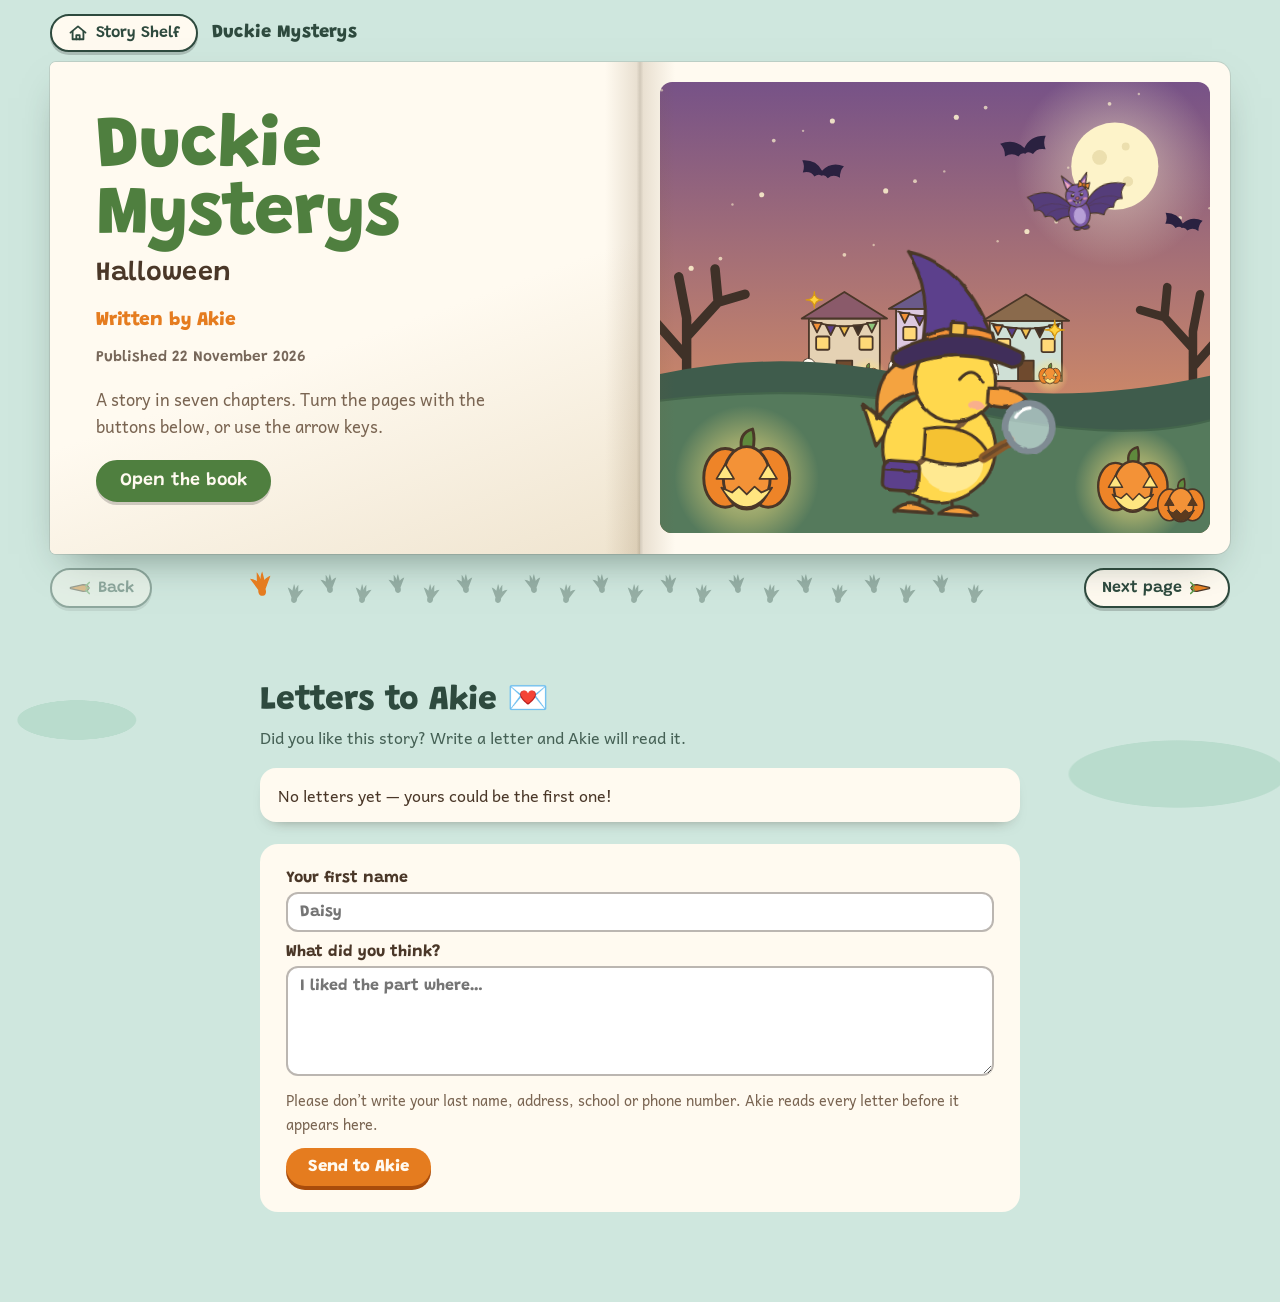
<file: stories/detective-daisy-5/index.html>
<!doctype html>
<html lang="en" data-root="../../" data-story="halloween">
<head><meta charset="utf-8">
<meta name="viewport" content="width=device-width, initial-scale=1">
<link rel="icon" href="data:image/svg+xml,<svg xmlns=%22http://www.w3.org/2000/svg%22 viewBox=%220 0 100 100%22><text y=%22.9em%22 font-size=%2290%22>🎃</text></svg>">
<title>Duckie Mysterys: Halloween | Read Aloud Akie</title>
<meta name="description" content="The Halloween decorations keep disappearing from Happy City! Daisy follows Bella the bat to the Batty Cavern and finds out what the bats really need. Book 5 of Detective Daisy by Akie, in seven chapters, read aloud in your browser.">
<link rel="canonical" href="https://readaloudakie.com/stories/detective-daisy-5/">
<meta property="og:type" content="book">
<meta property="og:site_name" content="Read Aloud Akie">
<meta property="og:title" content="Duckie Mysterys: Halloween">
<meta property="og:description" content="The Halloween decorations keep disappearing from Happy City! Daisy follows Bella the bat to the Batty Cavern and finds out what the bats really need. Book 5 of Detective Daisy by Akie, in seven chapters, read aloud in your browser.">
<meta property="og:url" content="https://readaloudakie.com/stories/detective-daisy-5/">
<meta property="og:image" content="https://readaloudakie.com/assets/social-card.png">
<meta property="og:image:alt" content="Detective Daisy the duck with her magnifying glass, on the Read Aloud Akie book shelf.">
<meta name="twitter:card" content="summary_large_image">
<meta name="theme-color" content="#cfe7de">
<script type="application/ld+json">{
 "@context": "https://schema.org",
 "@type": "Book",
 "name": "Duckie Mysterys: Halloween",
 "author": {
  "@type": "Person",
  "name": "Akie"
 },
 "publisher": {
  "@type": "Organization",
  "name": "Read Aloud Akie"
 },
 "url": "https://readaloudakie.com/stories/detective-daisy-5/",
 "image": "https://readaloudakie.com/stories/detective-daisy-5/cover.svg",
 "datePublished": "2026-11-22",
 "inLanguage": "en",
 "numberOfPages": 7,
 "bookFormat": "https://schema.org/EBook",
 "isAccessibleForFree": true,
 "description": "The Halloween decorations keep disappearing from Happy City! Daisy follows Bella the bat to the Batty Cavern and finds out what the bats really need. Book 5 of Detective Daisy by Akie, in seven chapters, read aloud in your browser.",
 "audience": {
  "@type": "Audience",
  "audienceType": "children"
 },
 "position": 5,
 "isPartOf": {
  "@type": "BookSeries",
  "name": "Detective Daisy",
  "url": "https://readaloudakie.com/series/?id=detective-daisy"
 }
}</script>
<script src="../../assets/library.js?v=2026-11-22"></script>
<script src="../../assets/story-kit.js?v=2026-11-22"></script>
<script src="../../assets/read-aloud.js?v=2026-11-22"></script>
<script src="../../assets/comments.js?v=2026-11-22"></script>
<link rel="preconnect" href="https://fonts.googleapis.com">
<link rel="preconnect" href="https://fonts.gstatic.com" crossorigin>
<link href="https://fonts.googleapis.com/css2?family=Andika:wght@400;700&family=Grandstander:wght@600;800&display=swap" rel="stylesheet">
<style>
:root {
  --pond: #cfe7de;
  --pond-pad: #b9dccd;
  --chrome-ink: #2e4a3e;
  --paper: #fffaf0;
  --paper-shade: #efe4cf;
  --ink: #4a3728;
  --ink-soft: #7a6552;
  --leaf: #4f7f3f;
  --carrot: #e57c1f;
  --btn: #fffaf0;
  --btn-ink: #2e4a3e;
  --focus: #2a6fb5;
  --shadow: 0 18px 40px -18px rgba(38, 60, 50, .55);
  --display: "Grandstander", "Comic Sans MS", "Chalkboard SE", system-ui, sans-serif;
  --body: "Andika", "Trebuchet MS", "Segoe UI", system-ui, sans-serif;
}
@media (prefers-color-scheme: dark) {
  :root:not([data-theme="light"]) {
    --pond: #15302c; --pond-pad: #1d3d37; --chrome-ink: #d5eadf;
    --paper: #f7eedb; --paper-shade: #dccaa7;
    --btn: #244640; --btn-ink: #e8f4ee; --focus: #8cc6ff;
    --shadow: 0 18px 40px -16px rgba(0, 0, 0, .7);
  }
}
:root[data-theme="dark"] {
  --pond: #15302c; --pond-pad: #1d3d37; --chrome-ink: #d5eadf;
  --paper: #f7eedb; --paper-shade: #dccaa7;
  --btn: #244640; --btn-ink: #e8f4ee; --focus: #8cc6ff;
  --shadow: 0 18px 40px -16px rgba(0, 0, 0, .7);
}

* { box-sizing: border-box; }
[hidden] { display: none !important; }
html, body { margin: 0; min-height: 100%; }
body {
  background-color: var(--pond);
  background-image:
    radial-gradient(ellipse 90px 30px at 12% 18%, var(--pond-pad) 98%, transparent 100%),
    radial-gradient(ellipse 70px 24px at 88% 12%, var(--pond-pad) 98%, transparent 100%),
    radial-gradient(ellipse 110px 34px at 92% 86%, var(--pond-pad) 98%, transparent 100%),
    radial-gradient(ellipse 60px 20px at 6% 80%, var(--pond-pad) 98%, transparent 100%);
  background-attachment: fixed;
  color: var(--chrome-ink);
  font-family: var(--body);
  display: flex;
  flex-direction: column;
  min-height: 100svh;
}
button { font: inherit; }
:focus-visible { outline: 3px solid var(--focus); outline-offset: 3px; border-radius: 8px; }

.bar {
  display: flex; align-items: center; justify-content: space-between; gap: 12px;
  width: min(1180px, 94vw); margin: 0 auto; padding: 14px 0 10px;
}
.bar-title { font-family: var(--display); font-weight: 800; font-size: 1.15rem; letter-spacing: .01em; }
.pill {
  display: inline-flex; align-items: center; gap: 8px;
  background: var(--btn); color: var(--btn-ink);
  border: 2px solid currentColor; border-radius: 999px;
  padding: 7px 16px; cursor: pointer; font-family: var(--display); font-weight: 600; font-size: 1rem;
  box-shadow: 0 3px 0 rgba(0,0,0,.18);
}
.pill:active { transform: translateY(2px); box-shadow: 0 1px 0 rgba(0,0,0,.18); }
.pill[disabled] { opacity: .4; cursor: default; transform: none; }
.pill svg { width: 22px; height: 22px; flex: none; }
a.pill { text-decoration: none; }
.bar-left { display: flex; align-items: center; gap: 14px; min-width: 0; }
.shelf-link svg { width: 20px; height: 20px; }
@media (max-width: 520px) { .bar-title { display: none; } }

main { flex: 1; display: flex; flex-direction: column; align-items: center; justify-content: center; padding: 0 0 8px; }

.book {
  position: relative;
  width: min(1180px, 96vw, calc((100svh - 150px) * 2.4));
  aspect-ratio: 2.4 / 1;
  background: var(--paper);
  border-radius: 6px 14px 14px 6px;
  box-shadow: var(--shadow), 0 0 0 1px rgba(74,55,40,.12);
  display: grid; grid-template-columns: 1fr 1fr;
  overflow: hidden;
  touch-action: pan-y;
}
.book::after {
  content: ""; position: absolute; inset: 0 auto 0 50%; width: 70px; transform: translateX(-50%);
  background: linear-gradient(90deg, transparent, rgba(120,90,50,.16) 45%, rgba(80,60,30,.26) 50%, rgba(120,90,50,.16) 55%, transparent);
  pointer-events: none;
}
.book.single::after { display: none; }
.book.turn-next > * { animation: turnNext .45s ease-out; }
.book.turn-prev > * { animation: turnPrev .45s ease-out; }
@keyframes turnNext { from { opacity: 0; transform: translateX(28px); } to { opacity: 1; transform: none; } }
@keyframes turnPrev { from { opacity: 0; transform: translateX(-28px); } to { opacity: 1; transform: none; } }

.page { position: relative; min-width: 0; min-height: 0; padding: clamp(18px, 3.2vw, 46px) clamp(20px, 3.6vw, 52px); color: var(--ink); overflow: auto; }
.page.art { padding: 0; }
.art-frame { position: absolute; inset: clamp(12px, 1.6vw, 22px); }
.art-frame svg { width: 100%; height: 100%; display: block; border-radius: 12px; }
.page.words { display: flex; flex-direction: column; }

.chapter {
  font-family: var(--display); font-weight: 800; color: var(--leaf);
  font-size: clamp(1.5rem, 2.5vw, 2.15rem); line-height: 1.1; margin: 0 0 .15em;
}
.squiggle { flex: none; display: block; width: 120px; height: 12px; margin: 0 0 .9em; color: var(--carrot); }
.running { font-family: var(--display); font-weight: 600; color: var(--ink-soft); font-size: .95rem; margin: 0 0 .9em; }
.words p.text { font-size: clamp(1.02rem, 1.52vw, 1.27rem); line-height: 1.62; margin: 0 0 .7em; max-width: 34em; }
.words.opens p.text:first-of-type::first-letter {
  font-family: var(--display); font-weight: 800; color: var(--carrot);
  float: left; font-size: 3.1em; line-height: .9; padding: .06em .1em 0 0;
}
.folio { margin-top: auto; padding-top: .6em; font-family: var(--display); font-weight: 600; color: var(--ink-soft); font-size: .9rem; align-self: flex-end; }
.page.art .folio { position: absolute; left: 22px; bottom: 8px; }

/* cover */
.title-page { display: flex; flex-direction: column; justify-content: center; gap: clamp(10px, 1.6vw, 22px); background: linear-gradient(160deg, var(--paper) 55%, var(--paper-shade)); }
.title-page h1 { margin: 0; font-family: var(--display); color: var(--leaf); line-height: .95; }
.title-page .t1 { display: block; font-size: clamp(2.6rem, 5.6vw, 4.9rem); font-weight: 800; }
.title-page .t2 { display: block; margin-top: .35em; font-size: clamp(1.15rem, 2.1vw, 1.8rem); font-weight: 600; color: var(--ink); line-height: 1.15; }
.title-page .byline { margin: 0; font-family: "Grandstander", sans-serif; font-weight: 800; color: var(--carrot); font-size: clamp(1rem, 1.5vw, 1.28rem); }
.title-page .hint { margin: 0; color: var(--ink-soft); font-size: clamp(.98rem, 1.3vw, 1.1rem); max-width: 26em; }
.title-page .pill { align-self: flex-start; background: var(--leaf); color: #fffaf0; border-color: var(--leaf); font-size: 1.12rem; padding: 10px 22px; }

/* characters */
.cast { grid-column: 1 / -1; padding: clamp(16px, 2.6vw, 38px) clamp(20px, 3.6vw, 52px); display: flex; flex-direction: column; overflow: auto; color: var(--ink); }
.cast h2 { margin: 0 0 .25em; font-family: var(--display); font-weight: 800; color: var(--leaf); font-size: clamp(1.5rem, 2.5vw, 2.15rem); }
.cast ul { list-style: none; margin: 0; padding: 0; display: grid; grid-template-columns: repeat(4, 1fr); grid-auto-rows: 1fr; align-content: space-between; gap: 2px clamp(10px, 1.8vw, 24px); flex: 1; min-height: 0; }
.cast li { display: flex; flex-direction: column; align-items: center; justify-content: flex-start; text-align: center; gap: 3px; min-height: 0; }
.cast .portrait { flex: none; width: clamp(60px, 8vw, 104px); aspect-ratio: 1; border-radius: 50%; background: radial-gradient(circle at 50% 40%, #fff 0 40%, var(--paper-shade) 100%); border: 3px solid var(--ink); display: grid; place-items: center; overflow: hidden; padding: 4%; }
.cast .portrait svg { width: 100%; height: 100%; }
.cast .name { flex: none; font-family: var(--display); font-weight: 800; font-size: clamp(.95rem, 1.35vw, 1.2rem); line-height: 1.05; margin: 0; color: var(--ink); }
.cast .what { flex: none; margin: 0; font-size: clamp(.8rem, 1.05vw, .98rem); color: var(--ink-soft); line-height: 1.2; }

/* end */
.end-page { display: flex; flex-direction: column; justify-content: center; align-items: flex-start; gap: 14px; }
.end-page h2 { margin: 0; font-family: var(--display); font-weight: 800; color: var(--carrot); font-size: clamp(3rem, 6.4vw, 5.6rem); line-height: 1; transform: rotate(-3deg); }
.end-page p { margin: 0; font-size: clamp(1.02rem, 1.5vw, 1.25rem); max-width: 24em; }

/* navigation */
.turns { width: min(1180px, 96vw); display: flex; align-items: center; justify-content: space-between; gap: 12px; padding: 14px 0 6px; }
.trail { list-style: none; margin: 0; padding: 0; display: flex; align-items: center; gap: 4px; flex-wrap: nowrap; }
.trail button {
  width: 30px; height: 34px; padding: 0; border: 0; background: transparent; cursor: pointer; color: var(--chrome-ink); opacity: .35;
  display: grid; place-items: center;
}
.trail li:nth-child(odd) button { transform: translateY(-5px) rotate(-8deg); }
.trail li:nth-child(even) button { transform: translateY(5px) rotate(8deg); }
.trail button svg { width: 20px; height: 22px; }
.trail button.seen { opacity: .75; }
.trail button[aria-current="page"] { opacity: 1; color: var(--carrot); }
.trail button[aria-current="page"] svg { width: 26px; height: 28px; }
.label-short { display: none; }
.count { display: none; font-family: var(--display); font-weight: 600; }
.sr { position: absolute; width: 1px; height: 1px; overflow: hidden; clip: rect(0 0 0 0); white-space: nowrap; }

@media (max-width: 1020px) {
  .trail button { width: 22px; }
  .trail button svg { width: 16px; height: 18px; }
}
@media (max-width: 760px) {
  .bar { width: 92vw; flex-wrap: wrap; row-gap: 8px; }
  .bar-title { font-size: 1rem; }
  main { justify-content: flex-start; padding-bottom: 84px; }
  .book { width: 94vw; aspect-ratio: auto; grid-template-columns: 1fr; border-radius: 12px; }
  .book::after { display: none; }
  .page { overflow: visible; }
  .page.art { aspect-ratio: 4 / 3; }
  .art-frame { inset: 10px; }
  .page.art .folio { display: none; }
  .title-page { order: 2; }
  .cast ul { grid-template-columns: 1fr 1fr; }
}
@media (max-width: 520px) {
  .cast ul { grid-template-columns: 1fr; }
}
@media (max-width: 760px) {
  .cast ul { grid-auto-rows: auto; align-content: start; gap: 14px 18px; }
  .cast li { padding: 2px 0; }
  .cast .portrait { width: 72px; }
  .cast .name { font-size: 1.02rem; }
  .cast .what { font-size: .88rem; }
  .end-page { order: 2; }
  .turns { position: fixed; bottom: 0; left: 0; right: 0; width: auto; padding: 10px 4vw calc(10px + env(safe-area-inset-bottom)); background: var(--pond); box-shadow: 0 -8px 20px -12px rgba(0,0,0,.35); z-index: 5; }
  .trail { display: none; }
  .count { display: block; }
  .pill .label-long { display: none; }
  .pill .label-short { display: inline; }
}
@media (prefers-reduced-motion: reduce) {
  .book.turn-next > *, .book.turn-prev > * { animation: none; }
}
</style>
</head>
<body>
<svg width="0" height="0" style="position:absolute" aria-hidden="true" focusable="false"><defs>
  <filter id="wob" x="-10%" y="-10%" width="120%" height="120%"><feTurbulence type="fractalNoise" baseFrequency="0.04" numOctaves="2" seed="4" result="n"/><feDisplacementMap in="SourceGraphic" in2="n" scale="3" xChannelSelector="R" yChannelSelector="G"/></filter>
  <filter id="paper" x="0" y="0" width="100%" height="100%"><feTurbulence type="fractalNoise" baseFrequency="0.8" numOctaves="3" seed="9"/><feColorMatrix values="0 0 0 0 0.42  0 0 0 0 0.33  0 0 0 0 0.2  0.35 0 0 0 -0.1"/></filter>
  <filter id="wash" x="-20%" y="-20%" width="140%" height="140%"><feGaussianBlur stdDeviation="10"/></filter>
  <radialGradient id="glow"><stop offset="0" stop-color="#fff6b0" stop-opacity="1"/><stop offset=".55" stop-color="#ffe680" stop-opacity=".55"/><stop offset="1" stop-color="#ffe680" stop-opacity="0"/></radialGradient>
  <radialGradient id="lavaGlow"><stop offset="0" stop-color="#ffd166"/><stop offset=".45" stop-color="#ff8a3d" stop-opacity=".65"/><stop offset="1" stop-color="#ff7b2f" stop-opacity="0"/></radialGradient>
  <linearGradient id="skyDay" x1="0" y1="0" x2="0" y2="1"><stop offset="0" stop-color="#b9e0f0"/><stop offset="1" stop-color="#f1f9ee"/></linearGradient>
  <linearGradient id="skyDusk" x1="0" y1="0" x2="0" y2="1"><stop offset="0" stop-color="#f4b39a"/><stop offset=".6" stop-color="#fbd9b5"/><stop offset="1" stop-color="#fdeccf"/></linearGradient>
  <linearGradient id="pond" x1="0" y1="0" x2="0" y2="1"><stop offset="0" stop-color="#a9dbd9"/><stop offset="1" stop-color="#cdebdc"/></linearGradient>
  <linearGradient id="skyMorn" x1="0" y1="0" x2="0" y2="1"><stop offset="0" stop-color="#a8d8ea"/><stop offset=".55" stop-color="#d8eef0"/><stop offset="1" stop-color="#f3f7e6"/></linearGradient>
  <linearGradient id="skyEve" x1="0" y1="0" x2="0" y2="1"><stop offset="0" stop-color="#2f3f66"/><stop offset=".55" stop-color="#6b6f9e"/><stop offset="1" stop-color="#c9a7b0"/></linearGradient>
  <linearGradient id="water" x1="0" y1="0" x2="0" y2="1"><stop offset="0" stop-color="#8ecae6"/><stop offset="1" stop-color="#bde5ea"/></linearGradient>
  <linearGradient id="beamGrad" x1="0" y1="0" x2="0" y2="1"><stop offset="0" stop-color="#fff3b0" stop-opacity=".85"/><stop offset="1" stop-color="#fff3b0" stop-opacity="0"/></linearGradient>
  <linearGradient id="skyFrost" x1="0" y1="0" x2="0" y2="1"><stop offset="0" stop-color="#9ec7e4"/><stop offset=".55" stop-color="#cfe3f0"/><stop offset="1" stop-color="#eef6fb"/></linearGradient>
  <linearGradient id="skyNight" x1="0" y1="0" x2="0" y2="1"><stop offset="0" stop-color="#27365e"/><stop offset=".55" stop-color="#55699c"/><stop offset="1" stop-color="#a9b6d4"/></linearGradient>
  <linearGradient id="sea" x1="0" y1="0" x2="0" y2="1"><stop offset="0" stop-color="#3f87b0"/><stop offset="1" stop-color="#7cc0d6"/></linearGradient>
  <linearGradient id="skyHallow" x1="0" y1="0" x2="0" y2="1"><stop offset="0" stop-color="#2b2350"/><stop offset=".55" stop-color="#6a4a8c"/><stop offset="1" stop-color="#f2a05a"/></linearGradient>
  <linearGradient id="caveWall" x1="0" y1="0" x2="0" y2="1"><stop offset="0" stop-color="#2c2440"/><stop offset="1" stop-color="#5a4a74"/></linearGradient>
  <radialGradient id="moonGlow"><stop offset="0" stop-color="#fff6d0" stop-opacity=".85"/><stop offset=".45" stop-color="#fff6d0" stop-opacity=".3"/><stop offset="1" stop-color="#fff6d0" stop-opacity="0"/></radialGradient>
  <pattern id="stripes" width="16" height="16" patternUnits="userSpaceOnUse"><rect width="16" height="16" fill="#f4efe6"/><rect width="16" height="8" fill="#43414a"/></pattern>
  </defs></svg>
<noscript><p style="max-width:34em;margin:24px auto;padding:0 16px;font-size:1.1rem"><strong>Duckie Mysterys: Halloween</strong> — The Halloween decorations keep disappearing from Happy City, so Daisy follows Bella the bat to the Batty Cavern and finds out what the bats really need. A story by Akie in seven chapters. Please turn on JavaScript to read this story, or <a href="../../index.html">go back to the shelf</a>.</p></noscript>
<header class="bar">
  <div class="bar-left">
    <a class="pill shelf-link" data-site-link="home" href="../../index.html"><svg viewBox="0 0 24 24" fill="none" stroke="currentColor" stroke-width="2.2" stroke-linecap="round" stroke-linejoin="round" aria-hidden="true"><path d="M3 11.5 12 4l9 7.5"/><path d="M5.5 10v9.5h13V10"/><path d="M10 19.5v-5h4v5"/></svg><span>Story Shelf</span></a>
    <span class="bar-title">Duckie Mysterys</span>
  </div>
  <div class="read-tools" id="read-tools" hidden>
    <div class="voice-pick" id="voice-pick"></div>
    <button class="pill" id="read" type="button">
      <svg viewBox="0 0 24 24" fill="none" stroke="currentColor" stroke-width="2" stroke-linecap="round" stroke-linejoin="round" aria-hidden="true"><path d="M4 9v6h4l5 4V5L8 9H4z"/><path d="M16.5 8.5a5 5 0 0 1 0 7"/><path d="M19 6a8.5 8.5 0 0 1 0 12"/></svg>
      <span id="read-label">Read this page</span>
    </button>
  </div>
</header>

<main>
  <div class="book" id="book" aria-live="polite"></div>
  <nav class="turns" aria-label="Turn pages">
    <button class="pill" id="prev" type="button">
      <svg viewBox="0 0 32 24" aria-hidden="true"><path d="M30 12c0-3-3-5-8-5L4 11.2c-1 .3-1 1.3 0 1.6L22 17c5 0 8-2 8-5z" fill="#ec8424" stroke="#4a3728" stroke-width="1.8" stroke-linejoin="round"/><path d="M26 9l5-5M27 12h5M26 15l5 5" stroke="#5f9e4e" stroke-width="2.4" stroke-linecap="round"/></svg>
      <span>Back</span>
    </button>
    <ol class="trail" id="trail"></ol>
    <span class="count" id="count" aria-hidden="true"></span>
    <button class="pill" id="next" type="button">
      <span><span class="label-long">Next page</span><span class="label-short">Next</span></span>
      <svg viewBox="0 0 32 24" aria-hidden="true"><path d="M2 12c0-3 3-5 8-5l18 4.2c1 .3 1 1.3 0 1.6L10 17c-5 0-8-2-8-5z" fill="#ec8424" stroke="#4a3728" stroke-width="1.8" stroke-linejoin="round"/><path d="M6 9L1 4M5 12H0M6 15l-5 5" stroke="#5f9e4e" stroke-width="2.4" stroke-linecap="round"/></svg>
    </button>
  </nav>
</main>

<section id="letters"></section>

<script>
(function (root) {
  const INK = '#4a3728';
  const ST = `stroke="${INK}" stroke-width="3" stroke-linejoin="round" stroke-linecap="round"`;
  const T = (x, y, s = 1, flip = false, rot = 0) =>
    `translate(${x} ${y}) rotate(${rot}) scale(${flip ? -s : s} ${s})`;

  const DEFS = `<svg width="0" height="0" style="position:absolute" aria-hidden="true" focusable="false"><defs>
  <filter id="wob" x="-10%" y="-10%" width="120%" height="120%"><feTurbulence type="fractalNoise" baseFrequency="0.04" numOctaves="2" seed="4" result="n"/><feDisplacementMap in="SourceGraphic" in2="n" scale="3" xChannelSelector="R" yChannelSelector="G"/></filter>
  <filter id="paper" x="0" y="0" width="100%" height="100%"><feTurbulence type="fractalNoise" baseFrequency="0.8" numOctaves="3" seed="9"/><feColorMatrix values="0 0 0 0 0.42  0 0 0 0 0.33  0 0 0 0 0.2  0.35 0 0 0 -0.1"/></filter>
  <filter id="wash" x="-20%" y="-20%" width="140%" height="140%"><feGaussianBlur stdDeviation="10"/></filter>
  <radialGradient id="glow"><stop offset="0" stop-color="#fff6b0" stop-opacity="1"/><stop offset=".55" stop-color="#ffe680" stop-opacity=".55"/><stop offset="1" stop-color="#ffe680" stop-opacity="0"/></radialGradient>
  <radialGradient id="lavaGlow"><stop offset="0" stop-color="#ffd166"/><stop offset=".45" stop-color="#ff8a3d" stop-opacity=".65"/><stop offset="1" stop-color="#ff7b2f" stop-opacity="0"/></radialGradient>
  <linearGradient id="skyDay" x1="0" y1="0" x2="0" y2="1"><stop offset="0" stop-color="#b9e0f0"/><stop offset="1" stop-color="#f1f9ee"/></linearGradient>
  <linearGradient id="skyDusk" x1="0" y1="0" x2="0" y2="1"><stop offset="0" stop-color="#f4b39a"/><stop offset=".6" stop-color="#fbd9b5"/><stop offset="1" stop-color="#fdeccf"/></linearGradient>
  <linearGradient id="pond" x1="0" y1="0" x2="0" y2="1"><stop offset="0" stop-color="#a9dbd9"/><stop offset="1" stop-color="#cdebdc"/></linearGradient>
  <linearGradient id="skyMorn" x1="0" y1="0" x2="0" y2="1"><stop offset="0" stop-color="#a8d8ea"/><stop offset=".55" stop-color="#d8eef0"/><stop offset="1" stop-color="#f3f7e6"/></linearGradient>
  <linearGradient id="skyEve" x1="0" y1="0" x2="0" y2="1"><stop offset="0" stop-color="#2f3f66"/><stop offset=".55" stop-color="#6b6f9e"/><stop offset="1" stop-color="#c9a7b0"/></linearGradient>
  <linearGradient id="water" x1="0" y1="0" x2="0" y2="1"><stop offset="0" stop-color="#8ecae6"/><stop offset="1" stop-color="#bde5ea"/></linearGradient>
  <linearGradient id="beamGrad" x1="0" y1="0" x2="0" y2="1"><stop offset="0" stop-color="#fff3b0" stop-opacity=".85"/><stop offset="1" stop-color="#fff3b0" stop-opacity="0"/></linearGradient>
  <linearGradient id="skyFrost" x1="0" y1="0" x2="0" y2="1"><stop offset="0" stop-color="#9ec7e4"/><stop offset=".55" stop-color="#cfe3f0"/><stop offset="1" stop-color="#eef6fb"/></linearGradient>
  <linearGradient id="skyNight" x1="0" y1="0" x2="0" y2="1"><stop offset="0" stop-color="#27365e"/><stop offset=".55" stop-color="#55699c"/><stop offset="1" stop-color="#a9b6d4"/></linearGradient>
  <linearGradient id="sea" x1="0" y1="0" x2="0" y2="1"><stop offset="0" stop-color="#3f87b0"/><stop offset="1" stop-color="#7cc0d6"/></linearGradient>
  <linearGradient id="skyHallow" x1="0" y1="0" x2="0" y2="1"><stop offset="0" stop-color="#2b2350"/><stop offset=".55" stop-color="#6a4a8c"/><stop offset="1" stop-color="#f2a05a"/></linearGradient>
  <linearGradient id="caveWall" x1="0" y1="0" x2="0" y2="1"><stop offset="0" stop-color="#2c2440"/><stop offset="1" stop-color="#5a4a74"/></linearGradient>
  <radialGradient id="moonGlow"><stop offset="0" stop-color="#fff6d0" stop-opacity=".85"/><stop offset=".45" stop-color="#fff6d0" stop-opacity=".3"/><stop offset="1" stop-color="#fff6d0" stop-opacity="0"/></radialGradient>
  <pattern id="stripes" width="16" height="16" patternUnits="userSpaceOnUse"><rect width="16" height="16" fill="#f4efe6"/><rect width="16" height="8" fill="#43414a"/></pattern>
  </defs></svg>`;

  /* ---------- small props ---------- */
  const cloud = (x, y, s = 1, c = '#fff') =>
    `<g transform="${T(x, y, s)}" fill="${c}" opacity=".95"><ellipse cx="0" cy="0" rx="50" ry="22"/><circle cx="-24" cy="-10" r="22"/><circle cx="12" cy="-20" r="29"/><circle cx="40" cy="-4" r="18"/></g>`;
  const tuft = (x, y, s = 1, c = '#5f9e4e') =>
    `<path transform="${T(x, y, s)}" d="M-10 0 Q-9 -12 -5 -17 Q-4 -6 0 0 Q1 -17 6 -22 Q6 -8 5 0 Q9 -10 13 -13 Q11 -4 9 0" fill="none" stroke="${c}" stroke-width="2.6" stroke-linecap="round"/>`;
  const flower = (x, y, c = '#f59bbd', s = 1) =>
    `<g transform="${T(x, y, s)}"><path d="M0 0 L0 -22" stroke="#5f9e4e" stroke-width="2.5"/>${[0, 72, 144, 216, 288]
      .map((a) => `<ellipse cx="0" cy="-8" rx="5" ry="8" fill="${c}" transform="translate(0 -26) rotate(${a})"/>`)
      .join('')}<circle cx="0" cy="-26" r="4.5" fill="#ffd447"/></g>`;
  const sparkle = (x, y, r = 8, c = '#ffd23f') =>
    `<path d="M${x} ${y - r} Q${x} ${y} ${x + r} ${y} Q${x} ${y} ${x} ${y + r} Q${x} ${y} ${x - r} ${y} Q${x} ${y} ${x} ${y - r} Z" fill="${c}" stroke="#d99a12" stroke-width="1.5" stroke-linejoin="round"/>`;
  const mark = (x, y, ch, size = 46, c = INK, rot = 0) =>
    `<text x="${x}" y="${y}" font-family="Grandstander, 'Comic Sans MS', sans-serif" font-weight="800" font-size="${size}" fill="${c}" text-anchor="middle" transform="rotate(${rot} ${x} ${y})">${ch}</text>`;
  const pawPrint = (x, y, rot = 0, s = 1) =>
    `<g transform="${T(x, y, s, false, rot)}" fill="#8a6a4c" opacity=".6"><ellipse cx="0" cy="0" rx="9" ry="13"/><circle cx="-9" cy="-17" r="4.2"/><circle cx="0" cy="-22" r="4.2"/><circle cx="9" cy="-17" r="4.2"/></g>`;
  const tree = (x, y, s = 1) =>
    `<g transform="${T(x, y, s)}"><path d="M-10 0 L-7 -70 L7 -70 L10 0 Z" fill="#9a6b45" ${ST}/><circle cx="0" cy="-104" r="48" fill="#7dbb6a" ${ST}/><circle cx="-34" cy="-80" r="30" fill="#7dbb6a" ${ST}/><circle cx="34" cy="-82" r="30" fill="#7dbb6a" ${ST}/><circle cx="-12" cy="-116" r="14" fill="#9bd08a"/></g>`;
  const pine = (x, y, s = 1, c = '#5b9a66') =>
    `<g transform="${T(x, y, s)}"><rect x="-5" y="-16" width="10" height="16" fill="#8a5e3c"/><path d="M-28 -14 L0 -60 L28 -14 Z M-22 -40 L0 -84 L22 -40 Z" fill="${c}" ${ST} stroke-width="2.5"/></g>`;
  const rock = (x, y, s = 1, c = '#a39386') =>
    `<path transform="${T(x, y, s)}" d="M-30 0 Q-34 -22 -12 -28 Q8 -38 24 -22 Q38 -10 32 0 Z" fill="${c}" ${ST}/>`;
  const bush = (x, y, s = 1) =>
    `<g transform="${T(x, y, s)}" fill="#6fae5c" ${ST}><circle cx="-26" cy="-22" r="24"/><circle cx="24" cy="-24" r="26"/><circle cx="0" cy="-38" r="30"/><path d="M-50 0 Q-52 -14 -40 -18 L40 -18 Q54 -14 50 0 Z" stroke="none"/></g>`;
  const puff = (x, y, s = 1, c = '#fff') =>
    `<g transform="${T(x, y, s)}" fill="${c}" opacity=".85"><circle cx="0" cy="0" r="12"/><circle cx="14" cy="-4" r="9"/><circle cx="-12" cy="-3" r="8"/></g>`;
  const speed = (x, y, len = 60, n = 3, gap = 16, c = INK) =>
    Array.from({ length: n }, (_, i) => `<path d="M${x} ${y + i * gap} L${x - len + i * 10} ${y + i * gap}" stroke="${c}" stroke-width="3" stroke-linecap="round" opacity=".45"/>`).join('');
  const tear = (x, y, s = 1) =>
    `<path transform="${T(x, y, s)}" d="M0 0 Q-6 10 -5 15 Q0 21 5 15 Q6 10 0 0 Z" fill="#8ecae6" stroke="#5aa6c9" stroke-width="1.5"/>`;

  function lilyPad(cx, cy, rx, ry, c = '#8cc47a', notch = 12) {
    const a = (notch * Math.PI) / 180;
    const p1 = [cx + rx * Math.cos(-a), cy + ry * Math.sin(-a)];
    const p2 = [cx + rx * Math.cos(a), cy + ry * Math.sin(a)];
    return `<path d="M${cx} ${cy} L${p1[0]} ${p1[1]} A${rx} ${ry} 0 1 0 ${p2[0]} ${p2[1]} Z" fill="${c}" ${ST} stroke-width="2.5"/>
    <path d="M${cx} ${cy} L${cx - rx * 0.8} ${cy - ry * 0.3} M${cx} ${cy} L${cx - rx * 0.4} ${cy + ry * 0.85} M${cx} ${cy} L${cx + rx * 0.2} ${cy - ry * 0.9}" stroke="#5f9e4e" stroke-width="2.5" opacity=".5"/>`;
  }

  function carrot(x, y, rot = 0, s = 1, glow = false) {
    return `<g transform="${T(x, y, s, false, rot)}">${glow ? `<circle cx="0" cy="18" r="96" fill="url(#glow)"/>` : ''}
    <path d="M-4 -2 Q-24 -24 -16 -40 Q-2 -26 0 -4 Z M0 -3 Q-3 -40 8 -48 Q13 -24 4 -3 Z M3 -2 Q18 -26 30 -26 Q22 -8 6 1 Z" fill="#6fb04a" ${ST} stroke-width="2.5"/>
    <path d="M-13 0 Q-12 38 0 74 Q12 38 13 0 Q0 -7 -13 0 Z" fill="#f28a2e" ${ST}/>
    <path d="M-9 16 L-3 18 M3 32 L9 30 M-6 48 L-1 50" stroke="#c9601b" stroke-width="2.5" stroke-linecap="round" fill="none"/>
    ${glow ? sparkle(-40, -6, 10) + sparkle(34, 44, 8) + sparkle(30, -34, 7) : ''}</g>`;
  }

  function bucket(x, y, s = 1) {
    return `<g transform="${T(x, y, s)}">
    <ellipse cx="0" cy="-50" rx="34" ry="8" fill="#5f7f93" ${ST}/>
    ${carrot(-16, -74, -18, 0.5)}${carrot(4, -80, 4, 0.5)}${carrot(20, -72, 22, 0.5)}
    <path d="M-34 -50 Q0 -42 34 -50 L26 0 L-26 0 Z" fill="#8fb3c9" ${ST}/>
    <path d="M-28 -24 Q0 -18 28 -24" stroke="#6f93a9" stroke-width="3" fill="none"/>
    <path d="M-32 -48 Q0 -110 32 -48" fill="none" ${ST}/></g>`;
  }

  function sign(x, y, text, s = 1, w = 190) {
    const h = w / 2;
    return `<g transform="${T(x, y, s)}"><rect x="-7" y="-110" width="14" height="110" fill="#9a6b45" ${ST}/>
    <path d="M${-h} -128 L${h - 22} -128 L${h + 4} -104 L${h - 22} -80 L${-h} -80 Z" fill="#ecc88f" ${ST}/>
    <text x="-8" y="-97" font-family="Grandstander, 'Comic Sans MS', sans-serif" font-weight="700" font-size="17" fill="${INK}" text-anchor="middle">${text}</text></g>`;
  }

  function thought(cx, cy, rx, ry, tx, ty, inner) {
    const dx = tx - cx, dy = ty - cy;
    return `<g><circle cx="${cx + dx * 0.72}" cy="${cy + dy * 0.72}" r="7" fill="#fff" ${ST} stroke-width="2.5"/>
    <circle cx="${cx + dx * 0.86}" cy="${cy + dy * 0.86}" r="4.5" fill="#fff" ${ST} stroke-width="2.5"/>
    <path d="M${cx - rx} ${cy} Q${cx - rx - 14} ${cy - ry * 0.7} ${cx - rx * 0.5} ${cy - ry} Q${cx - rx * 0.1} ${cy - ry - 22} ${cx + rx * 0.4} ${cy - ry} Q${cx + rx + 12} ${cy - ry * 0.9} ${cx + rx} ${cy - ry * 0.1} Q${cx + rx + 14} ${cy + ry * 0.8} ${cx + rx * 0.4} ${cy + ry} Q${cx} ${cy + ry + 16} ${cx - rx * 0.5} ${cy + ry} Q${cx - rx - 16} ${cy + ry * 0.8} ${cx - rx} ${cy} Z" fill="#fff" ${ST}/>
    ${inner}</g>`;
  }

  /* ---------- buildings & landscape ---------- */
  function cottage(x, y, s = 1) {
    return `<g transform="${T(x, y, s)}" filter="url(#wob)">
    <rect x="-90" y="-150" width="180" height="150" fill="#f7e6c8" ${ST}/>
    <path d="M-112 -140 L0 -236 L112 -140 Z" fill="#9db3dc" ${ST}/>
    <path d="M-60 -168 L60 -168 M-34 -196 L34 -196" stroke="#7f97c4" stroke-width="3"/>
    <rect x="44" y="-226" width="26" height="46" fill="#c9a27a" ${ST}/>
    <path d="M-24 0 L-24 -58 Q0 -92 24 -58 L24 0 Z" fill="#6b9e5e" ${ST}/><circle cx="14" cy="-34" r="3.5" fill="#ffd447"/>
    <circle cx="-54" cy="-96" r="20" fill="#cfeaf7" ${ST}/><path d="M-54 -116 L-54 -76 M-74 -96 L-34 -96" stroke="${INK}" stroke-width="2.5"/>
    <circle cx="54" cy="-96" r="20" fill="#cfeaf7" ${ST}/><path d="M54 -116 L54 -76 M34 -96 L74 -96" stroke="${INK}" stroke-width="2.5"/>
    <path d="M-76 -70 Q-54 -62 -32 -70" stroke="#f59bbd" stroke-width="6" stroke-linecap="round"/></g>`;
  }

  function barn(x, y, s = 1) {
    return `<g transform="${T(x, y, s)}" filter="url(#wob)">
    <path d="M-130 0 L-130 -150 L-84 -214 L84 -214 L130 -150 L130 0 Z" fill="#dc5d55" ${ST}/>
    <path d="M-144 -146 L-88 -226 L88 -226 L144 -146" fill="none" stroke="#f7f0e3" stroke-width="12" stroke-linecap="round" stroke-linejoin="round"/>
    <path d="M-144 -146 L-88 -226 L88 -226 L144 -146" fill="none" ${ST} stroke-width="2"/>
    <rect x="-54" y="-112" width="108" height="112" fill="#b9463f" stroke="#f7f0e3" stroke-width="8"/>
    <path d="M-54 -112 L54 0 M54 -112 L-54 0" stroke="#f7f0e3" stroke-width="7"/>
    <rect x="-58" y="-116" width="116" height="116" fill="none" ${ST} stroke-width="2"/>
    <rect x="-26" y="-186" width="52" height="40" fill="#f7f0e3" ${ST}/>
    <path d="M-22 -150 Q-14 -168 -6 -152 Q2 -170 10 -152 Q16 -166 22 -150 Z" fill="#e9c46a" ${ST} stroke-width="2"/></g>`;
  }

  function carrotHouse(x, y, s = 1) {
    let logs = '';
    for (let r = 0; r < 6; r++) {
      const yy = -17 - r * 30;
      const segs = r % 2 ? [[-136, -40], [-36, 136]] : [[-136, 36], [40, 136]];
      segs.forEach(([a, b], i) => {
        const right = (r + i) % 2 === 0;
        const tip = right
          ? `M${a} ${yy - 14} L${b - 26} ${yy - 14} Q${b} ${yy - 6} ${b + 6} ${yy} Q${b} ${yy + 6} ${b - 26} ${yy + 14} L${a} ${yy + 14} Q${a - 6} ${yy} ${a} ${yy - 14} Z`
          : `M${b} ${yy - 14} L${a + 26} ${yy - 14} Q${a} ${yy - 6} ${a - 6} ${yy} Q${a} ${yy + 6} ${a + 26} ${yy + 14} L${b} ${yy + 14} Q${b + 6} ${yy} ${b} ${yy - 14} Z`;
        const stubX = right ? a : b;
        const dir = right ? -1 : 1;
        logs += `<path d="${tip}" fill="${r % 2 ? '#f39237' : '#ee8428'}" ${ST} stroke-width="2.5"/>
        <path d="M${stubX} ${yy} q${dir * 14} -10 ${dir * 20} -4 q${-dir * 6} 8 ${-dir * 20} 4" fill="#6fb04a" ${ST} stroke-width="2"/>`;
      });
    }
    return `<g transform="${T(x, y, s)}" filter="url(#wob)">
    ${logs}
    <path d="M-168 -196 L0 -330 L168 -196 Z" fill="#79b85a" ${ST}/>
    <path d="M-120 -214 Q-100 -230 -80 -214 Q-60 -232 -40 -214 Q-20 -232 0 -214 Q20 -232 40 -214 Q60 -232 80 -214 Q100 -230 120 -214" fill="none" stroke="#4f8a3d" stroke-width="3"/>
    <path d="M-60 -262 Q-40 -278 -20 -262 Q0 -280 20 -262 Q40 -278 60 -262" fill="none" stroke="#4f8a3d" stroke-width="3"/>
    <path d="M-6 -326 Q-30 -370 -16 -384 Q-2 -360 0 -330 Z M2 -328 Q4 -380 18 -388 Q20 -356 8 -326 Z" fill="#6fb04a" ${ST}/>
    <path d="M-40 0 L-40 -96 Q0 -140 40 -96 L40 0 Z" fill="#8b5a2b" ${ST}/>
    <path d="M-14 -110 L-14 0 M14 -110 L14 0" stroke="#6e441f" stroke-width="3"/><circle cx="26" cy="-50" r="4" fill="#ffd447" ${ST} stroke-width="1.5"/>
    <circle cx="-92" cy="-120" r="22" fill="#cfeaf7" ${ST}/><path d="M-92 -142 L-92 -98 M-114 -120 L-70 -120" stroke="${INK}" stroke-width="2.5"/>
    <circle cx="92" cy="-120" r="22" fill="#cfeaf7" ${ST}/><path d="M92 -142 L92 -98 M70 -120 L114 -120" stroke="${INK}" stroke-width="2.5"/></g>`;
  }

  function doghouse(x, y, s = 1, roof = '#c65a3a') {
    return `<g transform="${T(x, y, s)}"><rect x="-40" y="-56" width="80" height="56" fill="#e8c9a0" ${ST}/>
    <path d="M-52 -50 L0 -96 L52 -50 Z" fill="${roof}" ${ST}/><path d="M-16 0 L-16 -26 Q0 -46 16 -26 L16 0 Z" fill="#5b4634" ${ST}/></g>`;
  }

  function mountain(x, y, s = 1, c = '#9db4c0') {
    return `<g transform="${T(x, y, s)}"><path d="M-300 0 L-40 -380 Q0 -410 40 -380 L300 0 Z" fill="${c}" ${ST}/>
    <path d="M40 -380 L300 0 L120 0 Q60 -180 20 -390 Z" fill="#000" opacity=".07"/>
    <path d="M-80 -322 L-40 -380 Q0 -410 40 -380 L83 -318 Q62 -300 42 -324 Q20 -296 0 -322 Q-24 -298 -44 -326 Q-62 -300 -80 -322 Z" fill="#fff" ${ST}/></g>`;
  }

  function volcano(x, y, s = 1, erupt = false) {
    const smoke = erupt
      ? `${cloud(-40, -470, 1.6, '#8f8a8a')}${cloud(70, -520, 1.3, '#a19c9b')}${cloud(-120, -540, 1.1, '#b3aead')}`
      : `${cloud(10, -330, 0.8, '#c9c3c0')}${cloud(50, -380, 0.65, '#d6d0cc')}${cloud(-10, -420, 0.5, '#e2ddd9')}`;
    const fountain = erupt
      ? `<path d="M-54 -284 Q-96 -380 -40 -430 Q0 -480 40 -430 Q96 -380 54 -284 Z" fill="#ff7b2f" ${ST}/>
         <path d="M-26 -286 Q-44 -360 -12 -392 Q10 -416 24 -388 Q48 -350 28 -286 Z" fill="#ffd166"/>
         <circle cx="-110" cy="-400" r="12" fill="#ff7b2f" ${ST}/><circle cx="120" cy="-380" r="10" fill="#ff7b2f" ${ST}/>
         <circle cx="-160" cy="-330" r="8" fill="#ffb347" ${ST}/><circle cx="170" cy="-320" r="9" fill="#ffb347" ${ST}/>
         <circle cx="60" cy="-470" r="9" fill="#ff7b2f" ${ST}/>`
      : '';
    return `<g transform="${T(x, y, s)}">${smoke}
    <circle cx="0" cy="-290" r="${erupt ? 200 : 120}" fill="url(#lavaGlow)" opacity=".8"/>
    ${fountain}
    <path d="M-320 0 L-70 -280 Q0 -294 70 -280 L320 0 Z" fill="#8b6b58" ${ST}/>
    <path d="M30 -284 L70 -280 L320 0 L130 0 Q80 -150 30 -284 Z" fill="#000" opacity=".12"/>
    <ellipse cx="0" cy="-280" rx="70" ry="14" fill="#ff7b2f" ${ST}/>
    <path d="M-34 -272 Q-50 -220 -80 -172 Q-66 -160 -56 -182 Q-34 -226 -14 -270 Z" fill="#ff8a3d" ${ST} stroke-width="2"/>
    <path d="M22 -272 Q38 -226 30 -190 Q42 -184 46 -200 Q46 -244 40 -272 Z" fill="#ff8a3d" ${ST} stroke-width="2"/>
    ${erupt ? `<path d="M-6 -272 Q-10 -180 -40 -110 Q-24 -100 -16 -118 Q6 -190 10 -272 Z" fill="#ffa24a" ${ST} stroke-width="2"/>` : ''}</g>`;
  }

  /* ---------- characters ---------- */
  function daisy(o = {}) {
    const { x = 0, y = 0, s = 1, flip = false, rot = 0, expr = 'happy', glass = false, bucketOn = false, carrotOn = false, cheer = false, watch = false, xmas = false, witch = false } = o;
    const capA = xmas ? '#d4423c' : witch ? '#5b3f8c' : '#6b9e5e';
    const capB = xmas ? '#b8352f' : '#5a8a4e';
    const capC = xmas ? '#9e2d28' : '#4f7a44';
    let eye = `<ellipse cx="24" cy="-122" rx="10" ry="12" fill="#fff" ${ST} stroke-width="2.5"/><circle cx="27" cy="-120" r="5.5" fill="${INK}"/><circle cx="29" cy="-123" r="2" fill="#fff"/>`;
    let brow = '', extra = '';
    if (expr === 'thinking') eye = `<ellipse cx="24" cy="-122" rx="10" ry="12" fill="#fff" ${ST} stroke-width="2.5"/><circle cx="27" cy="-127" r="5.5" fill="${INK}"/><circle cx="29" cy="-130" r="2" fill="#fff"/>`;
    if (expr === 'surprised') eye = `<ellipse cx="24" cy="-122" rx="12" ry="14" fill="#fff" ${ST} stroke-width="2.5"/><circle cx="25" cy="-122" r="4" fill="${INK}"/>`;
    if (expr === 'joy') eye = `<path d="M14 -120 Q24 -134 34 -120" fill="none" ${ST} stroke-width="4"/>`;
    if (expr === 'furious') { brow = `<path d="M10 -142 L38 -130" ${ST} stroke-width="5"/>`; extra = `<ellipse cx="34" cy="-100" rx="9" ry="5" fill="#ff6b6b" opacity=".55"/>`; }
    if (expr === 'determined') brow = `<path d="M12 -140 L38 -134" ${ST} stroke-width="4.5"/>`;
    if (expr === 'worried') brow = `<path d="M14 -134 L36 -142" ${ST} stroke-width="4"/>`;

    let wing = `<path d="M-34 -76 Q-4 -96 18 -66 Q4 -34 -34 -44 Z" fill="#f5c233" ${ST}/>`;
    let items = '';
    if (glass) {
      wing = `<path d="M-14 -74 Q26 -84 44 -56 Q24 -38 -14 -48 Z" fill="#f5c233" ${ST}/>`;
      items = `<path d="M40 -52 L62 -68" stroke="#8b5a2b" stroke-width="9" stroke-linecap="round"/><path d="M40 -52 L62 -68" ${ST} stroke-width="2" opacity=".5"/>
      <circle cx="78" cy="-82" r="21" fill="#dff3fb" fill-opacity=".6" stroke="#7f8b93" stroke-width="6"/><path d="M66 -90 Q70 -98 78 -99" stroke="#fff" stroke-width="3" fill="none" stroke-linecap="round"/>`;
    }
    if (bucketOn) {
      wing = `<path d="M-14 -76 Q30 -86 58 -66 Q40 -46 -14 -50 Z" fill="#f5c233" ${ST}/>`;
      items = bucket(80, 2, 0.85);
    }
    let backWing = '';
    if (carrotOn || cheer) {
      backWing = `<path d="M-6 -78 Q-40 -104 -64 -150 Q-62 -166 -50 -162 Q-50 -178 -36 -174 Q-30 -186 -18 -176 Q-8 -128 16 -80 Z" fill="#f5c233" ${ST}/>`;
      wing = '';
      if (carrotOn) backWing = carrot(-60, -196, 36, 0.78, true) + backWing;
    }
    const w = watch ? `<rect x="-12" y="-66" width="20" height="8" fill="#6b9e5e" transform="rotate(20 -2 -62)"/><circle cx="-2" cy="-62" r="9" fill="#fff" ${ST} stroke-width="2.5"/><path d="M-2 -62 L-2 -68 M-2 -62 L3 -60" stroke="${INK}" stroke-width="2"/>` : '';

    return `<g transform="${T(x, y, s, flip, rot)}" filter="url(#wob)">
    <path d="M-44 -74 L-70 -92 L-56 -56 Z" fill="#ffd84d" ${ST}/>
    <path d="M-24 -134 C-52 -136 -62 -106 -56 -80 C-48 -94 -38 -102 -22 -106 Z" fill="#f4a340" ${ST}/>
    <path d="M-14 -14 L-16 -4 M14 -14 L16 -4" ${ST} fill="none"/>
    <path d="M-36 0 Q-22 -14 -2 0 Z" fill="#f59e3b" ${ST}/><path d="M4 0 Q22 -14 38 0 Z" fill="#f59e3b" ${ST}/>
    <ellipse cx="0" cy="-58" rx="50" ry="48" fill="#ffd84d" ${ST}/>
    <ellipse cx="12" cy="-46" rx="28" ry="26" fill="#ffe991"/>
    <path d="M28 -92 Q4 -60 -30 -32" stroke="#7a5a3a" stroke-width="5" fill="none" stroke-linecap="round"/>
    <rect x="-48" y="-44" width="32" height="26" rx="6" fill="${capA}" ${ST}/><path d="M-48 -36 L-16 -36" stroke="${INK}" stroke-width="2.5"/>
    ${glass || bucketOn || carrotOn || cheer ? '' : wing}${backWing}
    <circle cx="10" cy="-118" r="36" fill="#ffd84d" ${ST}/>
    <path d="M40 -114 Q66 -116 74 -106 Q62 -94 40 -100 Z" fill="#f59e3b" ${ST}/>
    <ellipse cx="30" cy="-98" rx="7" ry="4" fill="#f7a1a1" opacity=".75"/>
    ${eye}${extra}
    ${witch
      ? `<path d="M-22 -142 Q-14 -196 -40 -230 Q14 -222 44 -150 Q10 -160 -22 -142 Z" fill="#5b3f8c" ${ST}/>
         <path d="M-22 -142 Q10 -160 44 -150 L40 -163 Q10 -173 -19 -157 Z" fill="#f39237" ${ST} stroke-width="2.5"/>
         <rect x="3" y="-171" width="14" height="12" rx="2" fill="#f2c14e" ${ST} stroke-width="2"/>
         <path d="M-46 -140 Q8 -174 68 -147 Q72 -136 59 -134 Q10 -151 -37 -127 Q-50 -129 -46 -140 Z" fill="#3f2d5a" ${ST}/>`
      : `<path d="M-28 -130 Q-24 -176 16 -174 Q46 -170 48 -136 Q10 -146 -28 -130 Z" fill="${capA}" ${ST}/>
    <path d="M30 -140 Q62 -146 76 -134 Q58 -124 34 -130 Z" fill="${capB}" ${ST}/>
    ${xmas
      ? `<path d="M-30 -132 Q-26 -148 -14 -150 Q22 -152 50 -138 Q50 -126 34 -128 Q2 -140 -28 -124 Z" fill="#fffaf0" ${ST} stroke-width="2.5"/>
         <path d="M-24 -170 Q-54 -182 -62 -160" fill="${capA}" ${ST}/><circle cx="-66" cy="-156" r="12" fill="#fffaf0" ${ST} stroke-width="2.5"/>`
      : `<path d="M14 -172 Q8 -156 10 -140" fill="none" stroke="${capC}" stroke-width="3"/>
         <circle cx="14" cy="-176" r="5" fill="${capB}" ${ST} stroke-width="2"/>`}`}
    ${brow}
    ${glass || bucketOn ? wing : ''}${items}${w}</g>`;
  }

  function bunny(o = {}) {
    const { x = 0, y = 0, s = 1, flip = false, rot = 0, fur = '#c9a78b', inner = '#f4b6c2', belly = '#f4e6d7', bow = false, mask = false, stripes = false, expr = 'happy', armL = 18, armR = -18, carrotHug = false, carrotUp = false } = o;
    const arm = (sx, a, fill) => `<g transform="translate(${sx} -86) rotate(${a})"><ellipse cx="0" cy="22" rx="10" ry="24" fill="${fill}" ${ST}/></g>`;
    const eyeDot = (ex) => mask
      ? `<ellipse cx="${ex}" cy="-124" rx="6" ry="7" fill="#fff"/><circle cx="${ex + 1}" cy="-123" r="3.5" fill="${INK}"/>`
      : `<ellipse cx="${ex}" cy="-124" rx="4.5" ry="6" fill="${INK}"/><circle cx="${ex + 1.5}" cy="-126" r="1.6" fill="#fff"/>`;
    let eyes = eyeDot(-12) + eyeDot(12);
    let mouth = `<path d="M0 -104 Q-3 -96 -10 -98 M0 -104 Q3 -96 10 -98" fill="none" ${ST} stroke-width="2.5"/>`;
    let brows = '', fx = '';
    if (expr === 'happy') mouth = `<path d="M-11 -101 Q0 -86 11 -101" fill="#b4545a" ${ST} stroke-width="2.5"/>`;
    if (expr === 'crying') {
      eyes = `<path d="M-19 -121 Q-12 -130 -5 -121 M5 -121 Q12 -130 19 -121" fill="none" ${ST} stroke-width="3"/>`;
      mouth = `<path d="M-10 -94 Q0 -104 10 -94" fill="none" ${ST} stroke-width="3"/>`;
      brows = `<path d="M-22 -134 L-8 -140 M8 -140 L22 -134" ${ST} stroke-width="3"/>`;
      fx = tear(-16, -118) + tear(16, -118) + tear(-26, -92, 0.8) + tear(26, -96, 0.8);
    }
    if (expr === 'shocked') {
      eyes = mask ? eyes : `<circle cx="-12" cy="-124" r="7" fill="#fff" ${ST} stroke-width="2"/><circle cx="-12" cy="-124" r="3" fill="${INK}"/><circle cx="12" cy="-124" r="7" fill="#fff" ${ST} stroke-width="2"/><circle cx="12" cy="-124" r="3" fill="${INK}"/>`;
      mouth = `<ellipse cx="0" cy="-95" rx="5" ry="7" fill="${INK}"/>`;
    }
    if (expr === 'worried' || expr === 'sorry') {
      brows = `<path d="M-22 -${mask ? 140 : 134} L-7 -${mask ? 146 : 140} M7 -${mask ? 146 : 140} L22 -${mask ? 140 : 134}" ${ST} stroke-width="3"/>`;
      mouth = `<path d="M-7 -96 Q0 -101 7 -96" fill="none" ${ST} stroke-width="2.5"/>`;
      if (expr === 'sorry') fx = tear(30, -140, 0.9);
    }
    if (expr === 'sneaky') {
      mouth = `<path d="M-12 -102 Q2 -90 14 -104" fill="none" ${ST} stroke-width="3"/>`;
      brows = `<path d="M-20 -142 L-6 -138 M6 -138 L20 -142" ${ST} stroke-width="3"/>`;
    }
    if (expr === 'talking') mouth = `<path d="M-8 -102 Q0 -88 8 -102 Z" fill="#b4545a" ${ST} stroke-width="2.5"/>`;

    const bodyFill = stripes ? 'url(#stripes)' : fur;
    const hug = carrotHug ? carrot(40, -96, 74, 0.95, false) + sparkle(-44, -120, 9) + sparkle(52, -70, 8) + sparkle(46, -140, 6) : '';
    const hugGlow = carrotHug ? `<circle cx="0" cy="-90" r="120" fill="url(#glow)"/>` : '';
    const up = carrotUp ? carrot(72, -132, 28, 0.66) : '';
    return `<g transform="${T(x, y, s, flip, rot)}" filter="url(#wob)">${hugGlow}
    <g transform="rotate(-12 -14 -146)"><ellipse cx="-14" cy="-184" rx="12" ry="38" fill="${fur}" ${ST}/><ellipse cx="-14" cy="-180" rx="5.5" ry="27" fill="${inner}"/></g>
    <g transform="rotate(12 14 -146)"><ellipse cx="14" cy="-184" rx="12" ry="38" fill="${fur}" ${ST}/><ellipse cx="14" cy="-180" rx="5.5" ry="27" fill="${inner}"/></g>
    <ellipse cx="-18" cy="-6" rx="20" ry="9" fill="${fur}" ${ST}/><ellipse cx="18" cy="-6" rx="20" ry="9" fill="${fur}" ${ST}/>
    <ellipse cx="0" cy="-56" rx="36" ry="46" fill="${bodyFill}" ${ST}/>
    ${stripes ? '' : `<ellipse cx="0" cy="-50" rx="22" ry="30" fill="${belly}"/>`}
    ${carrotHug ? '' : arm(-30, armL, fur) + arm(30, armR, fur)}
    <circle cx="0" cy="-118" r="34" fill="${fur}" ${ST}/>
    <ellipse cx="-21" cy="-104" rx="6" ry="3.5" fill="#f4a3b4" opacity=".8"/><ellipse cx="21" cy="-104" rx="6" ry="3.5" fill="#f4a3b4" opacity=".8"/>
    ${mask ? `<path d="M-34 -134 Q0 -142 34 -134 L33 -114 Q0 -108 -33 -114 Z" fill="#2f2c33" ${ST} stroke-width="2"/><path d="M33 -128 L46 -136 L44 -118 Z" fill="#2f2c33"/>` : ''}
    ${eyes}${brows}
    <path d="M-6 -110 Q0 -114 6 -110 Q0 -102 -6 -110 Z" fill="#e7849b" ${ST} stroke-width="2"/>
    ${mouth}
    <path d="M-14 -106 L-34 -110 M-14 -101 L-34 -98 M14 -106 L34 -110 M14 -101 L34 -98" stroke="${INK}" stroke-width="1.5" opacity=".55"/>
    ${bow ? `<g transform="translate(-26 -146) rotate(-18)"><path d="M0 0 L-17 -11 L-17 11 Z M0 0 L17 -11 L17 11 Z" fill="#f28bb0" ${ST} stroke-width="2.5"/><circle r="5" fill="#e0679a" ${ST} stroke-width="2"/></g>` : ''}
    ${hug}${carrotHug ? arm(-26, -48, fur) + arm(26, 48, fur) : ''}${up}${fx}</g>`;
  }

  function horse(o = {}) {
    const { x = 0, y = 0, s = 1, flip = false, rot = 0, coat = '#dba36a', mane = '#7a4a2a', muzzle = '#f0cfa6', gallop = false, bow = false } = o;
    const leg = (lx, a, dark) =>
      `<g transform="translate(${lx} -110) rotate(${a})"><rect x="-9" y="0" width="18" height="96" rx="8" fill="${coat}" ${ST}/>${dark ? `<rect x="-9" y="0" width="18" height="96" rx="8" fill="#000" opacity=".1"/>` : ''}<rect x="-10" y="86" width="20" height="16" rx="5" fill="#5b4634" ${ST}/></g>`;
    const a = gallop ? [34, 16, -38, -14] : [0, 0, 0, 0];
    return `<g transform="${T(x, y - (gallop ? 12 : 0), s, flip, rot)}" filter="url(#wob)">
    ${leg(-40, a[1], true)}${leg(62, a[3], true)}
    <path d="M-84 -136 Q-128 -120 -122 -60 Q-110 -70 -100 -84 Q-100 -64 -88 -60 Q-92 -96 -80 -116 Z" fill="${mane}" ${ST}/>
    <path d="M44 -150 Q70 -196 96 -230 L132 -210 Q106 -170 88 -110 Z" fill="${coat}" ${ST}/>
    <ellipse cx="0" cy="-128" rx="90" ry="44" fill="${coat}" ${ST}/>
    ${leg(-64, a[0], false)}${leg(40, a[2], false)}
    <path d="M100 -242 Q80 -226 88 -206 Q66 -198 74 -178 Q54 -170 62 -150 Q44 -144 46 -130 L60 -140 Q84 -196 116 -230 Z" fill="${mane}" ${ST}/>
    <g transform="translate(134 -222) rotate(30)">
      <path d="M-26 -18 L-36 -48 L-10 -24 Z" fill="${coat}" ${ST}/>
      <ellipse cx="0" cy="0" rx="44" ry="25" fill="${coat}" ${ST}/>
      <ellipse cx="28" cy="4" rx="21" ry="18" fill="${muzzle}" ${ST}/>
      <ellipse cx="36" cy="-2" rx="3.5" ry="2.5" fill="${INK}"/>
      <path d="M26 16 Q34 18 42 12" fill="none" ${ST} stroke-width="2.5"/>
      <circle cx="-8" cy="-9" r="5" fill="${INK}"/><circle cx="-6.5" cy="-11" r="1.7" fill="#fff"/>
      <path d="M-36 -20 Q-26 -34 -12 -26" fill="${mane}" ${ST} stroke-width="2.5"/>
    </g>
    ${bow ? `<g transform="translate(84 -214) rotate(-30)"><path d="M0 0 L-14 -9 L-14 9 Z M0 0 L14 -9 L14 9 Z" fill="#b58fe0" ${ST} stroke-width="2"/></g>` : ''}</g>`;
  }

  function eagle(o = {}) {
    const { x = 0, y = 0, s = 1, flip = false, rot = 0 } = o;
    return `<g transform="${T(x, y, s, flip, rot)}" filter="url(#wob)">
    <path d="M10 -6 Q40 -84 112 -96 Q98 -76 106 -66 Q86 -60 92 -48 Q72 -44 74 -32 Q48 -20 22 8 Z" fill="#9a672a" ${ST}/>
    <path d="M-44 4 L-86 -8 L-80 24 Z" fill="#b98a45" ${ST}/>
    <ellipse cx="0" cy="4" rx="48" ry="21" fill="#a8732f" ${ST}/>
    <path d="M22 18 L18 30 M30 16 L28 30" stroke="#f2b632" stroke-width="4" stroke-linecap="round"/>
    <circle cx="46" cy="-8" r="19" fill="#e3b24f" ${ST}/>
    <path d="M60 -14 Q82 -12 78 6 Q70 -2 60 -2 Z" fill="#f5c542" ${ST}/>
    <circle cx="50" cy="-12" r="3.5" fill="${INK}"/><path d="M42 -20 L58 -16" ${ST} stroke-width="3"/>
    <path d="M-10 -6 Q-62 -74 -136 -64 Q-114 -48 -122 -38 Q-98 -34 -104 -20 Q-80 -18 -82 -6 Q-52 0 -12 10 Z" fill="#b98035" ${ST}/>
    <path d="M-40 -20 Q-66 -40 -100 -44" stroke="#8a5a22" stroke-width="3" fill="none"/></g>`;
  }

  function dog(o = {}) {
    const { x = 0, y = 0, s = 1, flip = false, rot = 0, expr = 'grumpy', toss = false, fur = '#c8643a', ear = '#7e3a1e', mini = false } = o;
    let brow = `<path d="M50 -134 L72 -124" ${ST} stroke-width="5"/>`;
    let eye = `<circle cx="62" cy="-118" r="5" fill="${INK}"/>`;
    let mouth = `<path d="M70 -86 Q80 -91 90 -86" fill="none" ${ST} stroke-width="3"/>`;
    if (expr === 'surprised') { brow = `<path d="M52 -140 Q62 -148 72 -140" fill="none" ${ST} stroke-width="3.5"/>`; eye = `<circle cx="62" cy="-120" r="8" fill="#fff" ${ST} stroke-width="2"/><circle cx="63" cy="-120" r="3.5" fill="${INK}"/>`; mouth = `<ellipse cx="82" cy="-86" rx="5" ry="6" fill="${INK}"/>`; }
    if (expr === 'digging') { brow = ''; mouth = `<path d="M72 -90 Q80 -84 90 -90" fill="none" ${ST} stroke-width="3"/>`; }
    const legs = `<rect x="-44" y="-50" width="18" height="50" rx="8" fill="${fur}" ${ST}/><rect x="-20" y="-50" width="18" height="50" rx="8" fill="${fur}" ${ST}/>
    <rect x="20" y="-50" width="18" height="50" rx="8" fill="${fur}" ${ST}/>${toss ? `<g transform="translate(46 -64) rotate(-140)"><rect x="-9" y="0" width="18" height="46" rx="8" fill="${fur}" ${ST}/></g>` : `<rect x="42" y="-50" width="18" height="50" rx="8" fill="${fur}" ${ST}/>`}`;
    return `<g transform="${T(x, y, s, flip, rot)}" ${mini ? '' : 'filter="url(#wob)"'}>
    <path d="M-50 -72 Q-84 -98 -70 -124 Q-58 -104 -42 -84 Z" fill="${fur}" ${ST}/>
    <path d="M-72 -120 Q-78 -138 -66 -142 Q-66 -130 -60 -124 Z" fill="#f2a03d" ${ST} stroke-width="2"/>
    ${legs}
    <ellipse cx="0" cy="-68" rx="58" ry="32" fill="${fur}" ${ST}/>
    <ellipse cx="8" cy="-56" rx="30" ry="16" fill="#efc59c"/>
    <path d="M30 -92 Q48 -80 66 -88" stroke="#3a86c8" stroke-width="7" fill="none" stroke-linecap="round"/><circle cx="50" cy="-80" r="5" fill="#ffd447" ${ST} stroke-width="1.5"/>
    <circle cx="52" cy="-112" r="32" fill="${fur}" ${ST}/>
    <path d="M46 -142 Q50 -162 58 -146 Q62 -160 68 -140 Z" fill="#f2a03d" ${ST} stroke-width="2"/>
    <ellipse cx="78" cy="-98" rx="22" ry="16" fill="#efc59c" ${ST}/>
    <ellipse cx="96" cy="-104" rx="7" ry="5.5" fill="${INK}"/>
    <path d="M30 -136 Q8 -130 14 -94 Q30 -102 42 -128 Z" fill="${ear}" ${ST}/>
    ${eye}${brow}${mouth}
    ${toss ? carrot(74, -196, 150, 0.62) : ''}</g>`;
  }

  /* ---------- new characters ---------- */
  function fish(o = {}) {
    const { x = 0, y = 0, s = 1, flip = false, rot = 0, expr = 'happy', body = '#6fb6d6', fin = '#4a92b4', eye = '#f5c542' } = o;
    let m = `<path d="M-22 8 Q-14 16 -6 8" fill="none" ${ST} stroke-width="2.5"/>`;
    if (expr === 'sorry') m = `<path d="M-22 12 Q-14 4 -6 12" fill="none" ${ST} stroke-width="2.5"/>`;
    if (expr === 'surprised') m = `<ellipse cx="-14" cy="10" rx="6" ry="7" fill="${INK}"/>`;
    return `<g transform="${T(x, y, s, flip, rot)}" filter="url(#wob)">
    <path d="M30 -2 Q56 -26 62 -2 Q56 22 30 2 Z" fill="${fin}" ${ST}/>
    <path d="M4 -20 Q10 -44 26 -22 Z" fill="${fin}" ${ST}/>
    <path d="M2 18 Q8 38 22 20 Z" fill="${fin}" ${ST}/>
    <path d="M-40 0 Q-24 -30 6 -28 Q34 -24 36 0 Q34 24 6 28 Q-24 30 -40 0 Z" fill="${body}" ${ST}/>
    <path d="M-4 -26 Q-8 0 -4 26" stroke="${fin}" stroke-width="3" fill="none" opacity=".7"/>
    <path d="M10 -22 Q6 0 10 22" stroke="${fin}" stroke-width="3" fill="none" opacity=".5"/>
    <circle cx="-20" cy="-6" r="9" fill="${eye}" ${ST} stroke-width="2"/><circle cx="-21" cy="-6" r="4" fill="${INK}"/><circle cx="-19" cy="-8" r="1.6" fill="#fff"/>
    ${m}${expr === 'sorry' ? `<path d="M-30 -18 q-6 -8 0 -14" stroke="#8ecae6" stroke-width="3" fill="none" stroke-linecap="round"/>` : ''}</g>`;
  }

  function owl(o = {}) {
    const { x = 0, y = 0, s = 1, flip = false, rot = 0, sleepy = false } = o;
    const eyes = sleepy
      ? `<path d="M-24 -14 Q-16 -22 -8 -14 M8 -14 Q16 -22 24 -14" fill="none" ${ST} stroke-width="3"/>`
      : `<circle cx="-16" cy="-14" r="13" fill="#fff" ${ST} stroke-width="2.5"/><circle cx="-15" cy="-14" r="6" fill="${INK}"/><circle cx="-13" cy="-16" r="2" fill="#fff"/>
         <circle cx="16" cy="-14" r="13" fill="#fff" ${ST} stroke-width="2.5"/><circle cx="17" cy="-14" r="6" fill="${INK}"/><circle cx="19" cy="-16" r="2" fill="#fff"/>`;
    return `<g transform="${T(x, y, s, flip, rot)}" filter="url(#wob)">
    <path d="M-34 -40 L-26 -62 L-12 -44 Z M34 -40 L26 -62 L12 -44 Z" fill="#8a6a4c" ${ST}/>
    <ellipse cx="0" cy="-8" rx="40" ry="46" fill="#a98363" ${ST}/>
    <path d="M-38 -6 Q-30 20 -22 34 Q-34 30 -40 8 Z M38 -6 Q30 20 22 34 Q34 30 40 8 Z" fill="#8a6a4c" ${ST}/>
    <path d="M-24 6 Q0 20 24 6 Q20 30 0 34 Q-20 30 -24 6 Z" fill="#e8d3ab"/>
    <path d="M-12 34 L-12 42 M12 34 L12 42" ${ST}/>
    <path d="M-20 42 Q-12 36 -4 42 Z M4 42 Q12 36 20 42 Z" fill="#f2b632" ${ST}/>
    ${eyes}
    <path d="M0 -6 L-6 -14 L6 -14 Z" fill="#f2b632" ${ST} stroke-width="2"/></g>`;
  }

  function sunny(o = {}) {
    const { x = 0, y = 0, s = 1, rays = true, smile = true } = o;
    let r = '';
    if (rays) for (let i = 0; i < 12; i++) {
      const a = (i * 30 * Math.PI) / 180;
      r += `<path d="M${Math.cos(a) * 62} ${Math.sin(a) * 62} L${Math.cos(a) * 88} ${Math.sin(a) * 88}" stroke="#f5b921" stroke-width="9" stroke-linecap="round"/>`;
    }
    return `<g transform="${T(x, y, s)}">
    <circle cx="0" cy="0" r="110" fill="url(#glow)"/>
    ${r}<circle cx="0" cy="0" r="58" fill="#ffd447" ${ST}/>
    <circle cx="-20" cy="-8" r="5" fill="${INK}"/><circle cx="20" cy="-8" r="5" fill="${INK}"/>
    <ellipse cx="-32" cy="8" rx="8" ry="5" fill="#f5a3a3" opacity=".8"/><ellipse cx="32" cy="8" rx="8" ry="5" fill="#f5a3a3" opacity=".8"/>
    ${smile ? `<path d="M-16 12 Q0 28 16 12" fill="none" ${ST} stroke-width="3.5"/>` : `<path d="M-12 20 Q0 12 12 20" fill="none" ${ST} stroke-width="3.5"/>`}</g>`;
  }

  /* ---------- camp props ---------- */
  function tent(x, y, s = 1, c = '#e2705a') {
    return `<g transform="${T(x, y, s)}" filter="url(#wob)">
    <path d="M-84 0 L0 -104 L84 0 Z" fill="${c}" ${ST}/>
    <path d="M-84 0 L0 -104 L84 0 Z" fill="none" stroke="#f7f0e3" stroke-width="0"/>
    <path d="M-26 0 Q-8 -58 0 -104 Q8 -58 26 0 Z" fill="#f7ecd8" ${ST}/>
    <path d="M-26 0 Q-14 -46 -8 -92 M26 0 Q14 -46 8 -92" stroke="#c9a27a" stroke-width="3" fill="none"/>
    <path d="M0 -104 L0 -120 M-8 -116 L8 -116" ${ST}/>
    <path d="M-96 4 L-84 0 M96 4 L84 0" ${ST}/></g>`;
  }
  function campfire(x, y, s = 1) {
    return `<g transform="${T(x, y, s)}">
    <ellipse cx="0" cy="0" rx="44" ry="12" fill="#9b8367" ${ST}/>
    <path d="M-36 -2 L36 -10 M-34 -10 L34 0" stroke="#8a5e3c" stroke-width="10" stroke-linecap="round"/>
    <circle cx="0" cy="-30" r="52" fill="url(#glow)" opacity=".85"/>
    <path d="M-20 -8 Q-26 -40 -4 -62 Q-10 -38 6 -46 Q4 -30 18 -40 Q26 -18 12 -8 Z" fill="#ff8a3d" ${ST}/>
    <path d="M-8 -10 Q-12 -32 2 -46 Q0 -28 10 -34 Q14 -18 6 -10 Z" fill="#ffd166"/></g>`;
  }
  function stump(x, y, s = 1) {
    return `<g transform="${T(x, y, s)}"><path d="M-28 0 L-24 -30 L24 -30 L28 0 Z" fill="#a3764c" ${ST}/>
    <ellipse cx="0" cy="-30" rx="24" ry="9" fill="#c79a68" ${ST}/>
    <ellipse cx="0" cy="-30" rx="14" ry="5" fill="none" stroke="#a3764c" stroke-width="2.5"/>
    <ellipse cx="0" cy="-30" rx="6" ry="2.5" fill="none" stroke="#a3764c" stroke-width="2"/></g>`;
  }
  function axe(x, y, s = 1, rot = 0) {
    return `<g transform="${T(x, y, s, false, rot)}"><rect x="-4" y="0" width="9" height="62" rx="4" fill="#a3764c" ${ST} stroke-width="2"/>
    <path d="M-6 0 Q-24 -6 -22 -24 Q-2 -28 10 -18 Q6 -6 -6 0 Z" fill="#b9c3cb" ${ST} stroke-width="2"/></g>`;
  }
  function rod(x, y, s = 1, flip = false, tip = [150, 40]) {
    const f = flip ? -1 : 1;
    const hx = x + 34 * f * s, hy = y - 66 * s;
    const tx = x + 108 * f * s, ty = y - 174 * s;
    return `<g><path d="M${hx} ${hy} L${tx} ${ty}" stroke="#a3764c" stroke-width="${7 * s}" stroke-linecap="round"/>
    <path d="M${hx} ${hy} L${tx} ${ty}" stroke="${INK}" stroke-width="${1.6 * s}" stroke-linecap="round" opacity=".4"/>
    <path d="M${tx} ${ty} Q${(tx + tip[0]) / 2} ${ty + 44} ${tip[0]} ${tip[1]}" stroke="#6d5847" stroke-width="2" fill="none"/></g>`;
  }
  function pineTall(x, y, s = 1, c = '#4f8a5c') {
    return `<g transform="${T(x, y, s)}"><rect x="-8" y="-30" width="16" height="30" fill="#6f4a2e" ${ST} stroke-width="2.5"/>
    <path d="M-46 -26 L0 -96 L46 -26 Z M-38 -64 L0 -134 L38 -64 Z M-30 -100 L0 -164 L30 -100 Z" fill="${c}" ${ST}/></g>`;
  }
  function logPile(x, y, s = 1) {
    const log = (lx, ly, w = 68) => `<g transform="translate(${lx} ${ly})"><rect x="${-w / 2}" y="-11" width="${w}" height="22" rx="10" fill="#b07f4f" ${ST}/><ellipse cx="${w / 2 - 2}" cy="0" rx="7" ry="11" fill="#d6ac7c" ${ST} stroke-width="2"/><circle cx="${w / 2 - 2}" cy="0" r="3" fill="none" stroke="#a3764c" stroke-width="2"/></g>`;
    return `<g transform="${T(x, y, s)}">${log(0, -12)}${log(-22, -34, 62)}${log(24, -34, 58)}${log(2, -56, 54)}</g>`;
  }
  function fallenLog(x, y, s = 1, len = 260, rot = 0) {
    return `<g transform="${T(x, y, s, false, rot)}">
    <rect x="${-len / 2}" y="-20" width="${len}" height="40" rx="20" fill="#b07f4f" ${ST}/>
    <ellipse cx="${-len / 2 + 4}" cy="0" rx="11" ry="19" fill="#d6ac7c" ${ST} stroke-width="2.5"/>
    <ellipse cx="${-len / 2 + 4}" cy="0" rx="5" ry="9" fill="none" stroke="#a3764c" stroke-width="2"/>
    <path d="M${-len / 4} -8 L${len / 4} -10 M${-len / 3} 6 L${len / 3} 4" stroke="#96683f" stroke-width="3" stroke-linecap="round"/>
    <path d="M${len / 2 - 30} -18 q22 -26 44 -14 q-14 16 -40 20 Z" fill="#6fb04a" ${ST} stroke-width="2"/></g>`;
  }
  function cage(x, y, s = 1) {
    return `<g transform="${T(x, y, s)}">
    ${fallenLog(-6, -34, 1, 330, -4)}
    ${fallenLog(8, -84, 1, 300, 6)}
    ${fallenLog(-166, -140, 1, 280, 72)}
    ${fallenLog(166, -140, 1, 280, -72)}
    ${fallenLog(0, -268, 1, 290, 3)}
    ${fallenLog(-40, -318, 1, 230, -7)}</g>`;
  }
  function book(x, y, s = 1, rot = -8) {
    return `<g transform="${T(x, y, s, false, rot)}">
    <path d="M-60 -40 Q-30 -50 0 -40 Q30 -50 60 -40 L60 34 Q30 24 0 34 Q-30 24 -60 34 Z" fill="#f7ecd8" ${ST}/>
    <path d="M0 -40 L0 34" ${ST} stroke-width="2.5"/>
    <circle cx="-30" cy="-8" r="14" fill="#ffd447" ${ST} stroke-width="2"/>
    <path d="M12 -18 L48 -22 M12 -6 L48 -10 M12 6 L40 2" stroke="#a99274" stroke-width="3" stroke-linecap="round"/></g>`;
  }
  function beam(x1, y1, x2, y2, w1 = 10, w2 = 120) {
    const dx = x2 - x1, dy = y2 - y1, L = Math.hypot(dx, dy), nx = -dy / L, ny = dx / L;
    return `<path d="M${x1 + nx * w1} ${y1 + ny * w1} L${x2 + nx * w2} ${y2 + ny * w2} L${x2 - nx * w2} ${y2 - ny * w2} L${x1 - nx * w1} ${y1 - ny * w1} Z" fill="url(#beamGrad)"/>`;
  }
  /* ---------- new party characters ---------- */
  function mouse(o = {}) {
    const { x = 0, y = 0, s = 1, flip = false, rot = 0, expr = 'happy', tiptoe = false, gift = false, fur = '#b9aeb5', inner = '#f2c2cf' } = o;
    let eyes = `<circle cx="-11" cy="-56" r="4.5" fill="${INK}"/><circle cx="-9.5" cy="-58" r="1.6" fill="#fff"/><circle cx="11" cy="-56" r="4.5" fill="${INK}"/><circle cx="12.5" cy="-58" r="1.6" fill="#fff"/>`;
    if (expr === 'sneaky') eyes = `<path d="M-17 -58 Q-11 -64 -5 -58" fill="none" ${ST} stroke-width="3"/><path d="M5 -58 Q11 -64 17 -58" fill="none" ${ST} stroke-width="3"/>`;
    if (expr === 'joy') eyes = `<path d="M-17 -54 Q-11 -64 -5 -54" fill="none" ${ST} stroke-width="3"/><path d="M5 -54 Q11 -64 17 -54" fill="none" ${ST} stroke-width="3"/>`;
    const feet = tiptoe
      ? `<ellipse cx="-11" cy="-3" rx="10" ry="5" fill="${fur}" ${ST} stroke-width="2"/><ellipse cx="11" cy="-3" rx="10" ry="5" fill="${fur}" ${ST} stroke-width="2"/>`
      : `<ellipse cx="-12" cy="-2" rx="12" ry="6" fill="${fur}" ${ST} stroke-width="2"/><ellipse cx="12" cy="-2" rx="12" ry="6" fill="${fur}" ${ST} stroke-width="2"/>`;
    return `<g transform="${T(x, y, s, flip, rot)}" filter="url(#wob)">
    <path d="M26 -34 Q62 -30 66 -58 Q68 -76 54 -78 Q62 -66 50 -60 Q34 -54 26 -44 Z" fill="${fur}" ${ST} stroke-width="2.5"/>
    ${feet}
    <ellipse cx="0" cy="-34" rx="27" ry="30" fill="${fur}" ${ST}/>
    <ellipse cx="0" cy="-30" rx="16" ry="19" fill="#f6ece2"/>
    <ellipse cx="-27" cy="-38" rx="9" ry="16" fill="${fur}" ${ST} stroke-width="2.5" transform="rotate(-18 -27 -38)"/>
    <ellipse cx="27" cy="-38" rx="9" ry="16" fill="${fur}" ${ST} stroke-width="2.5" transform="rotate(18 27 -38)"/>
    <circle cx="-24" cy="-84" r="16" fill="${fur}" ${ST}/><circle cx="-24" cy="-84" r="9" fill="${inner}"/>
    <circle cx="24" cy="-84" r="16" fill="${fur}" ${ST}/><circle cx="24" cy="-84" r="9" fill="${inner}"/>
    <circle cx="0" cy="-58" r="28" fill="${fur}" ${ST}/>
    <ellipse cx="-19" cy="-46" rx="6" ry="3.5" fill="#f4a3b4" opacity=".85"/><ellipse cx="19" cy="-46" rx="6" ry="3.5" fill="#f4a3b4" opacity=".85"/>
    ${eyes}
    <ellipse cx="0" cy="-40" rx="6" ry="4.5" fill="#e7849b" ${ST} stroke-width="2"/>
    <path d="M-10 -40 L-28 -44 M-10 -36 L-28 -33 M10 -40 L28 -44 M10 -36 L28 -33" stroke="${INK}" stroke-width="1.5" opacity=".6"/>
    ${gift ? giftBox(34, -22, 0.55, '#e2705a') : ''}</g>`;
  }

  function giftBox(x, y, s = 1, c = '#e2705a', ribbon = '#6fb04a') {
    return `<g transform="${T(x, y, s)}">
    <rect x="-34" y="-46" width="68" height="46" rx="4" fill="${c}" ${ST}/>
    <rect x="-38" y="-58" width="76" height="14" rx="4" fill="${c}" ${ST}/>
    <rect x="-7" y="-58" width="14" height="58" fill="${ribbon}" ${ST} stroke-width="2"/>
    <path d="M0 -58 Q-26 -80 -16 -64 Q-6 -56 0 -58 Z M0 -58 Q26 -80 16 -64 Q6 -56 0 -58 Z" fill="${ribbon}" ${ST} stroke-width="2.5"/></g>`;
  }

  function buffalo(o = {}) {
    const { x = 0, y = 0, s = 1, flip = false, rot = 0, run = false, hat = false } = o;
    const leg = (lx, a) => `<g transform="translate(${lx} -52) rotate(${a})"><rect x="-10" y="0" width="20" height="54" rx="8" fill="#6f5647" ${ST}/><rect x="-11" y="42" width="22" height="14" rx="5" fill="#3f3128" ${ST}/></g>`;
    const a = run ? [26, -20, -24, 18] : [0, 0, 0, 0];
    return `<g transform="${T(x, y, s, flip, rot)}" filter="url(#wob)">
    ${leg(-42, a[1])}${leg(38, a[3])}
    <path d="M-62 -70 Q-92 -58 -86 -30 Q-76 -42 -64 -48 Z" fill="#5c4739" ${ST}/>
    <ellipse cx="0" cy="-74" rx="66" ry="40" fill="#6f5647" ${ST}/>
    <path d="M-52 -104 Q0 -124 50 -100 Q30 -82 -20 -86 Z" fill="#8a6c58" ${ST}/>
    ${leg(-58, a[0])}${leg(22, a[2])}
    <g transform="translate(62 -92)">
      <ellipse cx="0" cy="0" rx="36" ry="32" fill="#7b5f4e" ${ST}/>
      <path d="M-34 -26 Q-14 -50 4 -34 Q26 -52 40 -28 Q22 -34 4 -22 Q-16 -34 -34 -26 Z" fill="#4f3d31" ${ST}/>
      <path d="M-30 -16 Q-54 -30 -50 -6 Q-46 12 -28 4 Z" fill="#e8dcc6" ${ST} stroke-width="2.5"/>
      <path d="M30 -18 Q56 -32 54 -8 Q50 10 30 2 Z" fill="#e8dcc6" ${ST} stroke-width="2.5"/>
      <ellipse cx="14" cy="16" rx="22" ry="16" fill="#a08670" ${ST}/>
      <ellipse cx="8" cy="14" rx="4" ry="5" fill="${INK}"/><ellipse cx="22" cy="14" rx="4" ry="5" fill="${INK}"/>
      <path d="M4 26 Q14 32 26 26" fill="none" ${ST} stroke-width="2.5"/>
      <circle cx="-6" cy="-8" r="5" fill="${INK}"/><circle cx="-4.5" cy="-10" r="1.8" fill="#fff"/>
      <circle cx="26" cy="-10" r="5" fill="${INK}"/><circle cx="27.5" cy="-12" r="1.8" fill="#fff"/>
      ${hat ? partyHat(0, -42, 0.85, '#f28bb0') : ''}
    </g></g>`;
  }

  function newt(o = {}) {
    const { x = 0, y = 0, s = 1, flip = false, rot = 0, body = '#e2705a', spot = '#f6d55c' } = o;
    return `<g transform="${T(x, y, s, flip, rot)}" filter="url(#wob)">
    <path d="M-30 -14 Q-64 -18 -76 -40 Q-70 -50 -60 -44 Q-48 -26 -28 -24 Z" fill="${body}" ${ST} stroke-width="2.5"/>
    <path d="M-22 -8 L-30 4 M-6 -6 L-10 6 M14 -6 L12 6 M30 -8 L34 4" ${ST} stroke-width="4" stroke-linecap="round"/>
    <path d="M-34 -22 Q-10 -36 16 -30 Q44 -26 50 -14 Q42 -4 16 -6 Q-12 -8 -34 -14 Z" fill="${body}" ${ST}/>
    <circle cx="-16" cy="-22" r="4" fill="${spot}"/><circle cx="4" cy="-18" r="4.5" fill="${spot}"/><circle cx="26" cy="-16" r="3.5" fill="${spot}"/>
    <ellipse cx="52" cy="-20" rx="22" ry="17" fill="${body}" ${ST}/>
    <circle cx="46" cy="-30" r="7" fill="#fff" ${ST} stroke-width="2"/><circle cx="47" cy="-30" r="3.5" fill="${INK}"/>
    <circle cx="64" cy="-30" r="7" fill="#fff" ${ST} stroke-width="2"/><circle cx="65" cy="-30" r="3.5" fill="${INK}"/>
    <path d="M44 -12 Q54 -6 66 -12" fill="none" ${ST} stroke-width="2.5"/></g>`;
  }

  function salamander(o = {}) {
    return newt(Object.assign({ body: '#6b9e5e', spot: '#ffd447' }, o));
  }

  function elephant(o = {}) {
    const { x = 0, y = 0, s = 1, flip = false, rot = 0, hat = false, run = false } = o;
    const leg = (lx, a) => `<g transform="translate(${lx} -48) rotate(${a})"><rect x="-13" y="0" width="26" height="50" rx="10" fill="#a9b0bd" ${ST}/><rect x="-14" y="38" width="28" height="12" rx="5" fill="#e8dcc6" ${ST} stroke-width="2"/></g>`;
    const a = run ? [22, -18, -20, 16] : [0, 0, 0, 0];
    return `<g transform="${T(x, y, s, flip, rot)}" filter="url(#wob)">
    ${leg(-40, a[1])}${leg(36, a[3])}
    <path d="M-60 -70 Q-84 -66 -82 -48 Q-72 -56 -58 -56 Z" fill="#9aa2b0" ${ST}/>
    <ellipse cx="0" cy="-72" rx="62" ry="40" fill="#a9b0bd" ${ST}/>
    ${leg(-56, a[0])}${leg(20, a[2])}
    <g transform="translate(58 -92)">
      <path d="M-14 -26 Q-54 -44 -56 0 Q-56 34 -16 24 Z" fill="#9aa2b0" ${ST}/>
      <ellipse cx="4" cy="0" rx="38" ry="36" fill="#a9b0bd" ${ST}/>
      <path d="M22 22 Q46 34 44 58 Q42 76 28 74 Q20 56 18 30 Z" fill="#a9b0bd" ${ST}/>
      <path d="M26 46 Q38 50 38 60" stroke="#8b93a2" stroke-width="3" fill="none"/>
      <circle cx="-6" cy="-6" r="5.5" fill="${INK}"/><circle cx="-4" cy="-8" r="2" fill="#fff"/>
      <circle cx="22" cy="-8" r="5.5" fill="${INK}"/><circle cx="24" cy="-10" r="2" fill="#fff"/>
      <ellipse cx="-16" cy="12" rx="8" ry="5" fill="#f4a3b4" opacity=".7"/>
      ${hat ? partyHat(6, -40, 0.9, '#6fb04a') : ''}
    </g></g>`;
  }

  function cheetah(o = {}) {
    const { x = 0, y = 0, s = 1, flip = false, rot = 0, run = false, hat = false, coat = '#e8b45c' } = o;
    const leg = (lx, a) => `<g transform="translate(${lx} -46) rotate(${a})"><rect x="-8" y="0" width="17" height="48" rx="8" fill="${coat}" ${ST}/><ellipse cx="0" cy="46" rx="10" ry="6" fill="#c9924a" ${ST} stroke-width="2"/></g>`;
    const a = run ? [30, -24, -28, 22] : [0, 0, 0, 0];
    let spots = '';
    [[-34, -74], [-12, -62], [8, -78], [28, -64], [-24, -52], [14, -50], [36, -82]].forEach(([sx, sy], i) =>
      spots += `<ellipse cx="${sx}" cy="${sy}" rx="${5 + (i % 2)}" ry="${4 + (i % 2)}" fill="#6b4b2a" opacity=".85"/>`);
    return `<g transform="${T(x, y, s, flip, rot)}" filter="url(#wob)">
    ${leg(-36, a[1])}${leg(30, a[3])}
    <path d="M-48 -78 Q-88 -84 -96 -46 Q-88 -40 -82 -52 Q-74 -70 -46 -66 Z" fill="${coat}" ${ST} stroke-width="2.5"/>
    <ellipse cx="0" cy="-70" rx="54" ry="30" fill="${coat}" ${ST}/>
    ${spots}
    ${leg(-48, a[0])}${leg(18, a[2])}
    <g transform="translate(56 -92)">
      <path d="M-26 -22 L-32 -46 L-8 -30 Z M20 -24 L30 -48 L36 -22 Z" fill="${coat}" ${ST} stroke-width="2.5"/>
      <ellipse cx="0" cy="0" rx="32" ry="28" fill="${coat}" ${ST}/>
      <ellipse cx="8" cy="12" rx="18" ry="13" fill="#f6ece2"/>
      <circle cx="-8" cy="-6" r="5" fill="${INK}"/><circle cx="-6" cy="-8" r="1.8" fill="#fff"/>
      <circle cx="18" cy="-6" r="5" fill="${INK}"/><circle cx="20" cy="-8" r="1.8" fill="#fff"/>
      <path d="M-10 0 L-6 10 M22 0 L18 10" stroke="#6b4b2a" stroke-width="3" stroke-linecap="round"/>
      <path d="M5 8 Q10 12 15 8 Q10 16 5 8 Z" fill="#e7849b" ${ST} stroke-width="2"/>
      <path d="M4 16 Q10 22 16 16" fill="none" ${ST} stroke-width="2.5"/>
      ${hat ? partyHat(2, -38, 0.85, '#8fb3e0') : ''}
    </g></g>`;
  }

  function calf(o = {}) {
    const { x = 0, y = 0, s = 1, flip = false, rot = 0, hat = false } = o;
    const leg = (lx) => `<g transform="translate(${lx} -40)"><rect x="-9" y="0" width="18" height="42" rx="7" fill="#f7f1e6" ${ST}/><rect x="-10" y="30" width="20" height="13" rx="5" fill="#8a7462" ${ST} stroke-width="2"/></g>`;
    return `<g transform="${T(x, y, s, flip, rot)}" filter="url(#wob)">
    ${leg(-30)}${leg(26)}
    <path d="M-46 -56 Q-72 -50 -68 -26 Q-60 -36 -48 -40 Z" fill="#f2ead9" ${ST}/>
    <ellipse cx="0" cy="-58" rx="48" ry="30" fill="#f7f1e6" ${ST}/>
    <ellipse cx="-18" cy="-68" rx="15" ry="11" fill="#6f5647"/><ellipse cx="20" cy="-50" rx="12" ry="9" fill="#6f5647"/>
    ${leg(-42)}${leg(14)}
    <g transform="translate(46 -76)">
      <ellipse cx="-26" cy="-14" rx="13" ry="9" fill="#f7f1e6" ${ST} stroke-width="2.5" transform="rotate(-24 -26 -14)"/>
      <ellipse cx="26" cy="-16" rx="13" ry="9" fill="#f7f1e6" ${ST} stroke-width="2.5" transform="rotate(24 26 -16)"/>
      <ellipse cx="0" cy="0" rx="30" ry="27" fill="#f7f1e6" ${ST}/>
      <ellipse cx="-22" cy="-20" rx="10" ry="8" fill="#6f5647"/>
      <ellipse cx="4" cy="16" rx="21" ry="14" fill="#f4b6c2" ${ST} stroke-width="2.5"/>
      <ellipse cx="-4" cy="14" rx="3.5" ry="4.5" fill="${INK}"/><ellipse cx="12" cy="14" rx="3.5" ry="4.5" fill="${INK}"/>
      <circle cx="-9" cy="-6" r="5" fill="${INK}"/><circle cx="-7" cy="-8" r="1.8" fill="#fff"/>
      <circle cx="15" cy="-6" r="5" fill="${INK}"/><circle cx="17" cy="-8" r="1.8" fill="#fff"/>
      <path d="M-14 -30 q6 -12 14 -4 M12 -32 q8 -10 14 0" fill="none" ${ST} stroke-width="2.5"/>
      ${hat ? partyHat(2, -34, 0.8, '#f2c14e') : ''}
    </g></g>`;
  }

  /* ---------- party props ---------- */
  function partyHat(x, y, s = 1, c = '#f28bb0') {
    return `<g transform="${T(x, y, s)}"><path d="M-20 0 L0 -54 L20 0 Z" fill="${c}" ${ST}/>
    <path d="M-14 -16 L14 -16 M-8 -32 L8 -32" stroke="#fffaf0" stroke-width="3.5"/>
    <circle cx="0" cy="-58" r="8" fill="#ffd447" ${ST} stroke-width="2.5"/></g>`;
  }
  function balloon(x, y, s = 1, c = '#e2705a', rot = 0) {
    return `<g transform="${T(x, y, s, false, rot)}">
    <path d="M0 0 Q10 26 -2 48 Q-12 68 0 86" stroke="#a99274" stroke-width="2.5" fill="none"/>
    <path d="M0 -4 L-7 4 L7 4 Z" fill="${c}" ${ST} stroke-width="2"/>
    <ellipse cx="0" cy="-36" rx="30" ry="36" fill="${c}" ${ST}/>
    <ellipse cx="-11" cy="-48" rx="7" ry="11" fill="#fff" opacity=".45" transform="rotate(-20 -11 -48)"/></g>`;
  }
  function bunting(x1, y1, x2, y2, n = 7) {
    const cols = ['#e2705a', '#f2c14e', '#6fb04a', '#8fb3e0', '#c7a2e0'];
    let out = `<path d="M${x1} ${y1} Q${(x1 + x2) / 2} ${(y1 + y2) / 2 + 46} ${x2} ${y2}" stroke="${INK}" stroke-width="3" fill="none"/>`;
    for (let i = 0; i < n; i++) {
      const t = (i + 0.5) / n;
      const px = x1 + (x2 - x1) * t;
      const py = y1 + (y2 - y1) * t + 46 * 2 * t * (1 - t) * 2;
      out += `<path d="M${px - 15} ${py} L${px + 15} ${py} L${px} ${py + 30} Z" fill="${cols[i % 5]}" ${ST} stroke-width="2"/>`;
    }
    return out;
  }
  function cake(x, y, s = 1, candles = true) {
    return `<g transform="${T(x, y, s)}">
    <ellipse cx="0" cy="0" rx="62" ry="12" fill="#e8dcc6" ${ST}/>
    <path d="M-52 -4 L-52 -44 Q0 -56 52 -44 L52 -4 Q0 8 -52 -4 Z" fill="#f7d9a8" ${ST}/>
    <path d="M-52 -44 Q0 -56 52 -44 Q52 -32 40 -34 Q34 -22 26 -34 Q20 -22 12 -34 Q4 -22 -4 -34 Q-12 -22 -20 -34 Q-28 -22 -36 -34 Q-44 -30 -52 -34 Z" fill="#f6a5b8" ${ST}/>
    ${candles ? [-24, 0, 24].map((cx) => `<rect x="${cx - 4}" y="-76" width="8" height="26" fill="#8fb3e0" ${ST} stroke-width="2"/>
      <path d="M${cx} -80 q-7 -8 0 -18 q7 10 0 18 Z" fill="#ffd447" ${ST} stroke-width="2"/>`).join('') : ''}</g>`;
  }
  function sofa(x, y, s = 1, c = '#8fa9c4') {
    return `<g transform="${T(x, y, s)}" filter="url(#wob)">
    <path d="M-132 -58 Q-132 -96 -104 -96 L104 -96 Q132 -96 132 -58 L132 -20 L-132 -20 Z" fill="${c}" ${ST}/>
    <path d="M-104 -84 Q0 -92 104 -84 L104 -34 Q0 -26 -104 -34 Z" fill="#a4bdd4" ${ST} stroke-width="2.5"/>
    <path d="M0 -88 L0 -30" stroke="#7d97b2" stroke-width="3"/>
    <path d="M-150 -56 Q-158 -20 -140 -14 L-116 -14 L-116 -56 Z" fill="${c}" ${ST}/>
    <path d="M150 -56 Q158 -20 140 -14 L116 -14 L116 -56 Z" fill="${c}" ${ST}/>
    <path d="M-140 -14 L140 -14 L134 4 L-134 4 Z" fill="#7d97b2" ${ST}/>
    <rect x="-126" y="2" width="16" height="16" rx="5" fill="#8a5e3c" ${ST} stroke-width="2"/>
    <rect x="110" y="2" width="16" height="16" rx="5" fill="#8a5e3c" ${ST} stroke-width="2"/></g>`;
  }
  function frontDoor(x, y, s = 1, open = false, c = '#c46b4a') {
    const panel = open
      ? `<path d="M-46 0 L-46 -150 L-6 -168 L-6 14 Z" fill="${c}" ${ST}/><path d="M-40 -14 L-40 -140 L-12 -152 L-12 -4 Z" fill="#a9573a" ${ST} stroke-width="2"/><circle cx="-16" cy="-74" r="5" fill="#ffd447" ${ST} stroke-width="2"/>`
      : `<rect x="-46" y="-158" width="92" height="158" fill="${c}" ${ST}/><rect x="-34" y="-144" width="68" height="60" rx="4" fill="#a9573a" ${ST} stroke-width="2"/><rect x="-34" y="-72" width="68" height="60" rx="4" fill="#a9573a" ${ST} stroke-width="2"/><circle cx="32" cy="-80" r="6" fill="#ffd447" ${ST} stroke-width="2"/>`;
    return `<g transform="${T(x, y, s)}">
    <rect x="-58" y="-172" width="116" height="172" rx="6" fill="#e8d7bd" ${ST}/>
    ${open ? `<rect x="-46" y="-158" width="92" height="158" fill="#6d5847" opacity=".35"/>` : ''}
    ${panel}
    <circle cx="66" cy="-104" r="11" fill="#f2c14e" ${ST}/><path d="M66 -112 L66 -96 M58 -104 L74 -104" stroke="${INK}" stroke-width="2.5"/></g>`;
  }
  function fireplace(x, y, s = 1, soot = false) {
    return `<g transform="${T(x, y, s)}">
    <rect x="-120" y="-250" width="240" height="250" rx="6" fill="#c9b5a0" ${ST}/>
    <path d="M-136 -250 L136 -250 L136 -222 L-136 -222 Z" fill="#b09b86" ${ST}/>
    <path d="M-78 0 L-78 -164 Q0 -202 78 -164 L78 0 Z" fill="#4a3f38" ${ST}/>
    ${soot ? `<circle cx="-26" cy="-120" r="32" fill="#6b6360" opacity=".45"/><circle cx="30" cy="-92" r="24" fill="#6b6360" opacity=".35"/>` : ''}
    ${[-104, -60, -16, 28, 72].map((bx) => `<rect x="${bx}" y="-214" width="36" height="18" rx="3" fill="#d8c5ad" stroke="#b09b86" stroke-width="2"/>`).join('')}</g>`;
  }
  function calendar(x, y, s = 1, month = 'SEP', highlight = false) {
    return `<g transform="${T(x, y, s)}">
    ${highlight ? `<circle cx="0" cy="-40" r="92" fill="url(#glow)"/>` : ''}
    <rect x="-56" y="-84" width="112" height="112" rx="6" fill="#fffaf0" ${ST}/>
    <rect x="-56" y="-84" width="112" height="34" rx="6" fill="#e2705a" ${ST}/>
    <text x="0" y="-59" font-family="Grandstander, sans-serif" font-weight="800" font-size="24" fill="#fffaf0" text-anchor="middle">${month}</text>
    <path d="M-30 -92 L-30 -74 M30 -92 L30 -74" ${ST} stroke-width="5"/>
    ${[0, 1, 2].map((r) => [0, 1, 2, 3].map((cc) => `<rect x="${-44 + cc * 24}" y="${-40 + r * 22}" width="15" height="13" rx="2" fill="#e8dcc6"/>`).join('')).join('')}</g>`;
  }
  function tvSet(x, y, s = 1) {
    return `<g transform="${T(x, y, s)}">
    <rect x="-14" y="-16" width="28" height="18" fill="#6d5847" ${ST} stroke-width="2"/>
    <rect x="-40" y="-8" width="80" height="10" rx="4" fill="#6d5847" ${ST} stroke-width="2"/>
    <rect x="-86" y="-106" width="172" height="94" rx="8" fill="#3f4550" ${ST}/>
    <rect x="-74" y="-96" width="148" height="74" rx="4" fill="#8fc9e0"/>
    <path d="M-74 -46 L74 -46 L74 -22 L-74 -22 Z" fill="#7cb87f"/>
    <circle cx="-30" cy="-66" r="12" fill="#ffd447"/>
    <path d="M18 -46 L40 -78 L62 -46 Z" fill="#6fa06a"/></g>`;
  }
  function rug(x, y, s = 1) {
    return `<g transform="${T(x, y, s)}">
    <ellipse cx="0" cy="0" rx="150" ry="34" fill="#d9b78f" ${ST}/>
    <ellipse cx="0" cy="0" rx="108" ry="23" fill="none" stroke="#c39a6b" stroke-width="4"/>
    <ellipse cx="0" cy="0" rx="62" ry="12" fill="none" stroke="#c39a6b" stroke-width="4"/></g>`;
  }
  function wallPic(x, y, s = 1) {
    return `<g transform="${T(x, y, s)}">
    <rect x="-66" y="-56" width="132" height="112" rx="5" fill="#f7ecd8" ${ST}/>
    <rect x="-54" y="-44" width="108" height="88" fill="#cfeaf7"/>
    <path d="M-54 22 L-14 -20 L14 12 L36 -10 L54 22 Z" fill="#8cc47a"/>
    <circle cx="26" cy="-24" r="12" fill="#ffd447"/>
    <path d="M-54 44 L54 44" stroke="#8cc47a" stroke-width="10"/></g>`;
  }
  function roomBack(floorY = 470, wall = '#f3e3cb', floor = '#d3a877') {
    return `<rect x="-20" y="-900" width="840" height="${floorY + 900}" fill="${wall}"/>
    <rect x="-20" y="${floorY}" width="840" height="${640 - floorY}" fill="${floor}"/>
    <rect x="-20" y="${floorY - 14}" width="840" height="18" fill="#b98c5e"/>
    ${[0, 1, 2, 3, 4, 5].map((i) => `<path d="M${-20 + i * 145} ${floorY + 6} L${-90 + i * 145} 640" stroke="#c0965f" stroke-width="3" opacity=".6"/>`).join('')}`;
  }
  /* ---------- Christmas characters ---------- */
  function santa(o = {}) {
    const { x = 0, y = 0, s = 1, flip = false, rot = 0, expr = 'happy', wave = false, lying = false } = o;
    let eyes = `<circle cx="-13" cy="-120" r="4.5" fill="${INK}"/><circle cx="-11.5" cy="-122" r="1.7" fill="#fff"/><circle cx="13" cy="-120" r="4.5" fill="${INK}"/><circle cx="14.5" cy="-122" r="1.7" fill="#fff"/>`;
    if (expr === 'joy') eyes = `<path d="M-21 -124 Q-13 -133 -5 -124" fill="none" ${ST} stroke-width="3"/><path d="M5 -124 Q13 -133 21 -124" fill="none" ${ST} stroke-width="3"/>`;
    if (expr === 'worried') eyes = `<circle cx="-13" cy="-118" r="4.5" fill="${INK}"/><circle cx="13" cy="-118" r="4.5" fill="${INK}"/><path d="M-24 -134 L-6 -140 M6 -140 L24 -134" ${ST} stroke-width="3"/>`;
    const arm = (sx, a) => `<g transform="translate(${sx} -82) rotate(${a})"><rect x="-11" y="0" width="22" height="46" rx="11" fill="#d4423c" ${ST}/><rect x="-12" y="34" width="24" height="14" rx="6" fill="#fffaf0" ${ST} stroke-width="2.5"/></g>`;
    return `<g transform="${T(x, y, s, flip, rot)}" filter="url(#wob)">
    ${lying ? '' : `<rect x="-34" y="-20" width="26" height="22" rx="6" fill="#4a3f38" ${ST}/><rect x="8" y="-20" width="26" height="22" rx="6" fill="#4a3f38" ${ST}/>`}
    ${arm(-44, 24)}${wave ? arm(44, -148) : arm(44, -24)}
    <path d="M-44 -18 Q-52 -96 0 -100 Q52 -96 44 -18 Z" fill="#d4423c" ${ST}/>
    <rect x="-46" y="-34" width="92" height="22" rx="6" fill="#3f3128" ${ST}/>
    <rect x="-13" y="-36" width="26" height="26" rx="4" fill="#f2c14e" ${ST} stroke-width="2.5"/>
    <path d="M-30 -96 Q0 -86 30 -96 L26 -40 Q0 -30 -26 -40 Z" fill="#fffaf0" ${ST} stroke-width="2.5"/>
    <circle cx="0" cy="-124" r="36" fill="#f6d4b8" ${ST}/>
    <path d="M-34 -118 Q-42 -56 0 -52 Q42 -56 34 -118 Q22 -96 0 -98 Q-22 -96 -34 -118 Z" fill="#fffaf0" ${ST}/>
    <path d="M-20 -108 Q0 -98 20 -108 Q14 -92 0 -92 Q-14 -92 -20 -108 Z" fill="#f4b6c2" ${ST} stroke-width="2"/>
    <ellipse cx="-27" cy="-110" rx="9" ry="6" fill="#f2a3a3" opacity=".8"/><ellipse cx="27" cy="-110" rx="9" ry="6" fill="#f2a3a3" opacity=".8"/>
    <circle cx="0" cy="-116" r="8" fill="#f09a86" ${ST} stroke-width="2.5"/>
    ${eyes}
    <path d="M-40 -142 Q0 -164 40 -142 Q44 -152 36 -160 Q0 -192 -36 -160 Q-44 -152 -40 -142 Z" fill="#d4423c" ${ST}/>
    <path d="M-42 -148 Q0 -168 42 -148 L42 -136 Q0 -156 -42 -136 Z" fill="#fffaf0" ${ST} stroke-width="2.5"/>
    <path d="M30 -176 Q66 -186 72 -158" fill="#d4423c" ${ST}/>
    <circle cx="76" cy="-152" r="14" fill="#fffaf0" ${ST}/></g>`;
  }

  function elf(o = {}) {
    const { x = 0, y = 0, s = 1, flip = false, rot = 0, expr = 'happy', wave = false } = o;
    let eyes = `<circle cx="-10" cy="-92" r="4" fill="${INK}"/><circle cx="-8.8" cy="-94" r="1.5" fill="#fff"/><circle cx="10" cy="-92" r="4" fill="${INK}"/><circle cx="11.2" cy="-94" r="1.5" fill="#fff"/>`;
    if (expr === 'worried') eyes += `<path d="M-19 -104 L-3 -109 M3 -109 L19 -104" ${ST} stroke-width="2.5"/>`;
    const arm = (sx, a) => `<g transform="translate(${sx} -62) rotate(${a})"><rect x="-8" y="0" width="16" height="34" rx="8" fill="#4f8a3d" ${ST} stroke-width="2.5"/><circle cx="0" cy="34" r="8" fill="#f6d4b8" ${ST} stroke-width="2.5"/></g>`;
    return `<g transform="${T(x, y, s, flip, rot)}" filter="url(#wob)">
    <path d="M-28 0 L-28 -12 L-6 -12 L-6 0 Z" fill="#8a5e3c" ${ST} stroke-width="2.5"/>
    <path d="M6 0 L6 -12 L28 -12 L28 0 Z" fill="#8a5e3c" ${ST} stroke-width="2.5"/>
    <path d="M-28 -2 q-14 -4 -12 -14 q10 2 12 14 Z M28 -2 q14 -4 12 -14 q-10 2 -12 14 Z" fill="#8a5e3c" ${ST} stroke-width="2"/>
    ${arm(-26, 22)}${wave ? arm(26, -140) : arm(26, -22)}
    <path d="M-28 -12 Q-32 -70 0 -74 Q32 -70 28 -12 Z" fill="#4f8a3d" ${ST}/>
    <rect x="-30" y="-30" width="60" height="14" rx="5" fill="#3f3128" ${ST} stroke-width="2.5"/>
    <path d="M-28 -66 Q0 -58 28 -66 L26 -50 Q0 -42 -26 -50 Z" fill="#d4423c" ${ST} stroke-width="2.5"/>
    <circle cx="0" cy="-94" r="27" fill="#f6d4b8" ${ST}/>
    <path d="M-26 -96 Q-48 -104 -52 -86 Q-38 -84 -26 -86 Z" fill="#f6d4b8" ${ST} stroke-width="2.5"/>
    <path d="M26 -96 Q48 -104 52 -86 Q38 -84 26 -86 Z" fill="#f6d4b8" ${ST} stroke-width="2.5"/>
    <ellipse cx="-19" cy="-83" rx="7" ry="4.5" fill="#f2a3a3" opacity=".85"/><ellipse cx="19" cy="-83" rx="7" ry="4.5" fill="#f2a3a3" opacity=".85"/>
    ${eyes}
    <path d="M-7 -76 Q0 -70 7 -76" fill="none" ${ST} stroke-width="2.5"/>
    <path d="M-28 -112 Q-10 -124 28 -116 Q40 -150 10 -162 Q-26 -156 -28 -112 Z" fill="#d4423c" ${ST}/>
    <path d="M-30 -116 Q0 -128 30 -120 L30 -108 Q0 -116 -30 -104 Z" fill="#fffaf0" ${ST} stroke-width="2.5"/>
    <circle cx="14" cy="-166" r="10" fill="#fffaf0" ${ST} stroke-width="2.5"/></g>`;
  }

  function reindeer(o = {}) {
    const { x = 0, y = 0, s = 1, flip = false, rot = 0, coat = '#a0754c', harness = true } = o;
    const antler = (ax, dir) => `<g transform="translate(${ax} -42)"><path d="M0 0 L${dir * 6} -34 M${dir * 6} -34 L${dir * 24} -50 M${dir * 6} -34 L${dir * -4} -56 M${dir * 3} -18 L${dir * 20} -28" stroke="#8a6a4c" stroke-width="7" stroke-linecap="round" fill="none"/></g>`;
    const leg = (lx) => `<g transform="translate(${lx} -58)"><rect x="-8" y="0" width="17" height="60" rx="7" fill="${coat}" ${ST}/><rect x="-9" y="48" width="19" height="13" rx="5" fill="#4a3f38" ${ST} stroke-width="2"/></g>`;
    return `<g transform="${T(x, y, s, flip, rot)}" filter="url(#wob)">
    ${leg(-44)}${leg(26)}
    <path d="M-58 -86 Q-84 -78 -80 -54 Q-72 -64 -58 -68 Z" fill="#8a6a4c" ${ST}/>
    <ellipse cx="0" cy="-84" rx="58" ry="32" fill="${coat}" ${ST}/>
    <ellipse cx="4" cy="-74" rx="30" ry="17" fill="#d6b48c"/>
    ${leg(-58)}${leg(40)}
    <g transform="translate(56 -112)">
      ${antler(-14, -1)}${antler(14, 1)}
      <ellipse cx="-24" cy="-14" rx="10" ry="7" fill="${coat}" ${ST} stroke-width="2.5" transform="rotate(-28 -24 -14)"/>
      <ellipse cx="22" cy="-18" rx="10" ry="7" fill="${coat}" ${ST} stroke-width="2.5" transform="rotate(24 22 -18)"/>
      <ellipse cx="0" cy="0" rx="28" ry="26" fill="${coat}" ${ST}/>
      <ellipse cx="10" cy="14" rx="19" ry="14" fill="#d6b48c" ${ST} stroke-width="2.5"/>
      <ellipse cx="14" cy="12" rx="8" ry="6" fill="#6f4a32" ${ST} stroke-width="2"/>
      <path d="M2 24 Q12 30 22 24" fill="none" ${ST} stroke-width="2.5"/>
      <circle cx="-8" cy="-6" r="5" fill="${INK}"/><circle cx="-6" cy="-8" r="1.8" fill="#fff"/>
      <circle cx="16" cy="-8" r="5" fill="${INK}"/><circle cx="18" cy="-10" r="1.8" fill="#fff"/>
      ${harness ? `<path d="M-26 6 Q0 20 26 2" stroke="#b4443c" stroke-width="7" fill="none"/><circle cx="0" cy="16" r="7" fill="#f2c14e" ${ST} stroke-width="2"/>` : ''}
    </g></g>`;
  }

  /* ---------- Christmas props ---------- */
  function santaHat(x, y, s = 1, rot = 0) {
    return `<g transform="${T(x, y, s, false, rot)}">
    <path d="M-30 0 Q-34 -40 -6 -54 Q22 -66 34 -44" fill="#d4423c" ${ST}/>
    <path d="M-34 2 Q0 -14 36 -40 L40 -26 Q4 0 -32 16 Z" fill="#fffaf0" ${ST} stroke-width="2.5"/>
    <circle cx="42" cy="-44" r="12" fill="#fffaf0" ${ST} stroke-width="2.5"/></g>`;
  }
  function xmasTree(x, y, s = 1, lit = true) {
    const balls = [[-32, -72, '#d4423c'], [26, -96, '#f2c14e'], [-18, -128, '#8fb3e0'], [30, -150, '#d4423c'], [-6, -182, '#6fb04a'], [10, -58, '#c7a2e0']];
    return `<g transform="${T(x, y, s)}" filter="url(#wob)">
    ${lit ? `<circle cx="0" cy="-130" r="150" fill="url(#glow)" opacity=".55"/>` : ''}
    <rect x="-14" y="-34" width="28" height="34" fill="#8a5e3c" ${ST}/>
    <path d="M-72 -28 L0 -136 L72 -28 Z M-58 -102 L0 -192 L58 -102 Z M-42 -164 L0 -238 L42 -164 Z" fill="#3f7d4e" ${ST}/>
    <path d="M-60 -44 Q-20 -58 20 -44 M-48 -112 Q-10 -126 34 -110 M-32 -174 Q0 -186 26 -172" stroke="#2f6440" stroke-width="3" fill="none"/>
    ${balls.map(([bx, by, c]) => `<circle cx="${bx}" cy="${by}" r="9" fill="${c}" ${ST} stroke-width="2"/>`).join('')}
    <path d="M0 -258 L10 -238 L32 -236 L15 -222 L20 -200 L0 -212 L-20 -200 L-15 -222 L-32 -236 L-10 -238 Z" fill="#f2c14e" ${ST}/></g>`;
  }
  function sleigh(x, y, s = 1, flip = false, broken = false, loaded = false) {
    return `<g transform="${T(x, y, s, flip)}" filter="url(#wob)">
    <path d="M-112 0 L104 0 Q128 0 130 -22 Q118 -14 104 -16 L-104 -16 Q-124 -16 -126 -40 Q-130 -58 -112 -64" stroke="#7a5230" stroke-width="11" fill="none" stroke-linecap="round" stroke-linejoin="round"/>
    <path d="M-62 -16 L-62 -44 M12 -16 L12 -44 M76 -16 L76 -44" stroke="#7a5230" stroke-width="9" stroke-linecap="round"/>
    <path d="M-92 -44 Q-104 -116 -74 -140 L70 -140 Q96 -132 96 -44 Z" fill="#d4423c" ${ST}/>
    <path d="M-74 -140 Q-120 -146 -112 -192 Q-74 -188 -66 -144 Z" fill="#d4423c" ${ST}/>
    <path d="M-112 -192 q-22 -6 -18 -24 q18 2 22 22 Z" fill="#f2c14e" ${ST} stroke-width="2.5"/>
    <path d="M-80 -74 Q0 -90 88 -74" stroke="#f2c14e" stroke-width="8" fill="none"/>
    <path d="M-56 -112 q16 -16 32 0 q16 -16 32 0 q16 -16 32 0" stroke="#f2c14e" stroke-width="4.5" fill="none"/>
    ${loaded ? `${giftBox(-30, -140, 0.55, '#6fb04a', '#f2c14e')}${giftBox(30, -144, 0.6, '#8fb3e0')}${giftBox(0, -180, 0.46, '#c7a2e0')}` : ''}
    ${broken ? `<path d="M50 -44 L78 -8 M78 -44 L50 -8" stroke="#6b4b2a" stroke-width="6" stroke-linecap="round"/>
      <path d="M-26 -54 l16 12 l-16 12" stroke="#6b4b2a" stroke-width="5" fill="none" stroke-linecap="round"/>
      <path d="M96 -70 l20 -8 M96 -92 l22 2" stroke="#6b4b2a" stroke-width="5" stroke-linecap="round"/>` : ''}</g>`;
  }
  function workshop(x, y, s = 1, snowy = true) {
    return `<g transform="${T(x, y, s)}" filter="url(#wob)">
    <rect x="-120" y="-170" width="240" height="170" fill="#f2e2c6" ${ST}/>
    <path d="M-144 -162 L0 -268 L144 -162 Z" fill="#c0392b" ${ST}/>
    ${snowy ? `<path d="M-144 -162 Q-100 -178 -72 -196 Q-40 -178 0 -206 Q40 -178 72 -196 Q100 -178 144 -162 L144 -150 L-144 -150 Z" fill="#fffaf0" ${ST} stroke-width="2.5"/>` : ''}
    <rect x="62" y="-250" width="30" height="52" fill="#9a6b45" ${ST}/>
    ${snowy ? `<rect x="58" y="-258" width="38" height="14" rx="5" fill="#fffaf0" ${ST} stroke-width="2.5"/>` : ''}
    <path d="M-34 0 L-34 -72 Q0 -104 34 -72 L34 0 Z" fill="#6f4a2e" ${ST}/>
    <circle cx="22" cy="-44" r="5" fill="#f2c14e" ${ST} stroke-width="2"/>
    <circle cx="-74" cy="-108" r="24" fill="#cfeaf7" ${ST}/><path d="M-74 -132 L-74 -84 M-98 -108 L-50 -108" stroke="${INK}" stroke-width="2.5"/>
    <circle cx="74" cy="-108" r="24" fill="#cfeaf7" ${ST}/><path d="M74 -132 L74 -84 M50 -108 L98 -108" stroke="${INK}" stroke-width="2.5"/>
    <path d="M-120 -176 L120 -176" stroke="#d4423c" stroke-width="5" stroke-dasharray="14 10"/></g>`;
  }
  function cruise(x, y, s = 1, flip = false) {
    return `<g transform="${T(x, y, s, flip)}" filter="url(#wob)">
    <path d="M-170 -34 L166 -34 Q150 24 110 24 L-120 24 Q-162 20 -170 -34 Z" fill="#e8ecf1" ${ST}/>
    <path d="M-170 -34 L166 -34 L160 -14 L-166 -14 Z" fill="#3f6fa8" ${ST}/>
    ${[-120, -80, -40, 0, 40, 80, 120].map((px) => `<circle cx="${px}" cy="2" r="9" fill="#8fc9e0" ${ST} stroke-width="2"/>`).join('')}
    <rect x="-120" y="-92" width="230" height="58" rx="6" fill="#fffaf0" ${ST}/>
    ${[-96, -58, -20, 18, 56].map((px) => `<rect x="${px}" y="-78" width="26" height="26" rx="4" fill="#8fc9e0" ${ST} stroke-width="2"/>`).join('')}
    <rect x="-70" y="-134" width="130" height="44" rx="6" fill="#fffaf0" ${ST}/>
    <rect x="-44" y="-124" width="24" height="24" rx="4" fill="#8fc9e0" ${ST} stroke-width="2"/>
    <rect x="-4" y="-124" width="24" height="24" rx="4" fill="#8fc9e0" ${ST} stroke-width="2"/>
    <rect x="62" y="-182" width="36" height="52" rx="6" fill="#d4423c" ${ST}/>
    <rect x="58" y="-192" width="44" height="16" rx="5" fill="#3f3128" ${ST} stroke-width="2.5"/></g>`;
  }
  function snowGround(y = 470, back = '#eaf3f8', front = '#ffffff') {
    return `<path d="M-20 ${y - 30} Q180 ${y - 86} 380 ${y - 38} T820 ${y - 54} V640 H-20 Z" fill="${back}"/>
    <path d="M-20 ${y} Q220 ${y - 40} 460 ${y + 10} T820 ${y - 2} V640 H-20 Z" fill="${front}"/>
    <path d="M-20 ${y} Q220 ${y - 40} 460 ${y + 10} T820 ${y - 2}" stroke="#d6e4ee" stroke-width="3" fill="none"/>`;
  }
  function snowfall(n = 34, seed = 1) {
    let out = '';
    for (let i = 0; i < n; i++) {
      const cx = (i * 149 * seed) % 800, cy = (i * 97 * seed) % 600 - 40, r = 3 + (i % 3) * 2;
      out += `<circle cx="${cx}" cy="${cy}" r="${r}" fill="#fff" opacity="${0.55 + (i % 3) * 0.15}"/>`;
    }
    return out;
  }
  function snowman(x, y, s = 1) {
    return `<g transform="${T(x, y, s)}" filter="url(#wob)">
    <circle cx="0" cy="-34" r="36" fill="#fffaf0" ${ST}/>
    <circle cx="0" cy="-92" r="27" fill="#fffaf0" ${ST}/>
    <circle cx="0" cy="-136" r="21" fill="#fffaf0" ${ST}/>
    <path d="M-21 -148 L21 -148 M-14 -148 L-14 -172 L14 -172 L14 -148" fill="#3f3128" ${ST} stroke-width="2.5"/>
    <circle cx="-7" cy="-140" r="3.4" fill="${INK}"/><circle cx="7" cy="-140" r="3.4" fill="${INK}"/>
    <path d="M0 -134 L16 -128 L0 -126 Z" fill="#ec8424" ${ST} stroke-width="2"/>
    <path d="M-8 -122 q8 6 16 0" fill="none" ${ST} stroke-width="2.5"/>
    <circle cx="0" cy="-96" r="4.5" fill="#3f3128"/><circle cx="0" cy="-80" r="4.5" fill="#3f3128"/>
    <path d="M-26 -98 L-56 -118 M26 -98 L56 -118" stroke="#8a5e3c" stroke-width="5" stroke-linecap="round"/></g>`;
  }
  function cocoa(x, y, s = 1) {
    return `<g transform="${T(x, y, s)}">
    <path d="M-24 -34 L-20 0 Q0 6 20 0 L24 -34 Z" fill="#fffaf0" ${ST}/>
    <ellipse cx="0" cy="-34" rx="24" ry="8" fill="#7a4a2a" ${ST} stroke-width="2.5"/>
    <circle cx="-8" cy="-35" r="4" fill="#fff" opacity=".9"/><circle cx="6" cy="-37" r="3.4" fill="#fff" opacity=".9"/>
    <path d="M24 -26 q16 2 14 14 q-2 10 -14 8" fill="none" ${ST} stroke-width="3"/>
    <path d="M-8 -48 q-6 -10 2 -18 M8 -50 q6 -10 -2 -18" stroke="#cbbba8" stroke-width="3" fill="none" stroke-linecap="round"/></g>`;
  }
  function stocking(x, y, s = 1, c = '#d4423c') {
    return `<g transform="${T(x, y, s)}">
    <path d="M-14 0 Q-18 34 -2 44 Q18 54 30 40 Q36 30 20 24 Q12 20 12 0 Z" fill="${c}" ${ST} stroke-width="2.5"/>
    <rect x="-18" y="-12" width="34" height="14" rx="5" fill="#fffaf0" ${ST} stroke-width="2.5"/></g>`;
  }
  function snowyPine(x, y, s = 1) {
    return `<g transform="${T(x, y, s)}">
    <rect x="-8" y="-30" width="16" height="30" fill="#6f4a2e" ${ST} stroke-width="2.5"/>
    <path d="M-46 -26 L0 -96 L46 -26 Z M-38 -64 L0 -134 L38 -64 Z M-30 -100 L0 -164 L30 -100 Z" fill="#3f7d4e" ${ST}/>
    <path d="M-46 -26 Q-24 -36 -10 -28 Q4 -40 20 -28 Q32 -38 46 -26 Z" fill="#fffaf0" ${ST} stroke-width="2"/>
    <path d="M-38 -64 Q-18 -74 -4 -66 Q10 -78 24 -66 Q32 -72 38 -64 Z" fill="#fffaf0" ${ST} stroke-width="2"/>
    <path d="M-30 -100 Q-12 -110 0 -102 Q14 -112 30 -100 Z" fill="#fffaf0" ${ST} stroke-width="2"/></g>`;
  }
  function houseRow(x, y, s = 1) {
    const h = (hx, c, w, ht) => `<g transform="translate(${hx} 0)">
      <rect x="${-w / 2}" y="${-ht}" width="${w}" height="${ht}" fill="${c}" ${ST}/>
      <path d="M${-w / 2 - 12} ${-ht} L0 ${-ht - 44} L${w / 2 + 12} ${-ht} Z" fill="#9a6b45" ${ST}/>
      <path d="M${-w / 2 - 12} ${-ht} Q${-w / 4} ${-ht - 18} 0 ${-ht - 44} Q${w / 4} ${-ht - 18} ${w / 2 + 12} ${-ht} L${w / 2 + 12} ${-ht + 8} L${-w / 2 - 12} ${-ht + 8} Z" fill="#fffaf0" ${ST} stroke-width="2.5"/>
      <rect x="-13" y="-34" width="26" height="34" fill="#6f4a2e" ${ST} stroke-width="2.5"/>
      <rect x="${-w / 2 + 12}" y="${-ht + 26}" width="22" height="22" rx="3" fill="#ffd978" ${ST} stroke-width="2.5"/>
      <rect x="${w / 2 - 34}" y="${-ht + 26}" width="22" height="22" rx="3" fill="#ffd978" ${ST} stroke-width="2.5"/></g>`;
    return `<g transform="${T(x, y, s)}">${h(-150, '#e5d2b4', 118, 104)}${h(0, '#dcc9e0', 128, 120)}${h(152, '#cfe0d6', 120, 100)}</g>`;
  }
  function lampPost(x, y, s = 1) {
    return `<g transform="${T(x, y, s)}">
    <rect x="-6" y="-150" width="12" height="150" fill="#3f3128" ${ST} stroke-width="2.5"/>
    <path d="M-20 -150 L20 -150 L12 -186 L-12 -186 Z" fill="#ffd978" ${ST}/>
    <path d="M-14 -188 L14 -188 L0 -202 Z" fill="#3f3128" ${ST} stroke-width="2.5"/>
    <circle cx="0" cy="-168" r="80" fill="url(#glow)" opacity=".5"/>
    <path d="M-24 -138 q24 -10 48 0" stroke="#3f7d4e" stroke-width="7" fill="none"/>
    <circle cx="-10" cy="-134" r="5" fill="#d4423c"/><circle cx="12" cy="-134" r="5" fill="#d4423c"/></g>`;
  }
  /* ---------- scene helpers ---------- */
  const finish = (inner, focus = [0, 800]) =>
    `<svg class="scene" data-fx0="${focus[0]}" data-fx1="${focus[1]}" viewBox="0 0 800 600" xmlns="http://www.w3.org/2000/svg" preserveAspectRatio="xMidYMax slice" aria-hidden="true">${inner}</svg>`;
  const rebecca = (o) => bunny(Object.assign({ bow: true }, o));
  const bb = (o) => bunny(Object.assign({ fur: '#a7adb5', inner: '#d9c2cc', belly: '#e6e8eb', mask: true, stripes: true }, o));
  const word = (x, y, t, size = 25, c = INK, rot = 0) => {
    const w = t.length * size * 0.55 + 46, h = size * 1.9;
    return `<g transform="rotate(${rot} ${x} ${y})">
      <rect x="${x - w / 2}" y="${y - h * 0.7}" width="${w}" height="${h}" rx="${h / 2}" fill="#fffaf0" fill-opacity=".94" stroke="${c}" stroke-width="2.5"/>
      <text x="${x}" y="${y + size * 0.34}" font-family="Grandstander, 'Comic Sans MS', sans-serif" font-weight="800" font-size="${size}" fill="${c}" text-anchor="middle">${t}</text></g>`;
  };
  const notes = (x, y, s = 1, c = '#4f7f3f') =>
    `<g transform="${T(x, y, s)}" fill="${c}">
    <path d="M0 0 a8 6 0 1 0 1 4 L1 -30 L26 -36 L26 -8 a8 6 0 1 0 1 4 L27 -44 L0 -37 Z"/>
    <path d="M52 14 a7 5 0 1 0 1 3 L53 -12 L72 -17 L72 2 a7 5 0 1 0 1 3 L73 -24 L52 -19 Z" opacity=".85"/></g>`;
  const skyWinter = (id = 'skyFrost') => `<rect x="-20" y="-900" width="840" height="1520" fill="url(#${id})"/>`;
  const seaWater = (y) => `<rect x="-20" y="${y}" width="840" height="${640 - y}" fill="url(#sea)"/>
    ${[0, 1, 2, 3].map((i) => `<path d="M-20 ${y + 26 + i * 34} q46 -14 92 0 t92 0 t92 0 t92 0 t92 0 t92 0 t92 0 t92 0" stroke="#fff" stroke-width="3" fill="none" opacity=".45"/>`).join('')}`;

  /* ---------- Halloween characters ---------- */
  function bat(o = {}) {
    const { x = 0, y = 0, s = 1, flip = false, rot = 0, expr = 'happy', fur = '#7a5aa6', wing = '#553c7a', belly = '#b79fd6', bow = true, folded = false, mini = false } = o;
    const wingOpen = (d) => `<path d="M${d * 20} -66 Q${d * 62} -128 ${d * 132} -104 Q${d * 114} -88 ${d * 118} -66 Q${d * 96} -70 ${d * 92} -46 Q${d * 72} -52 ${d * 64} -30 Q${d * 44} -42 ${d * 20} -38 Z" fill="${wing}" ${ST}/>
      <path d="M${d * 24} -62 Q${d * 70} -92 ${d * 116} -68 M${d * 24} -58 Q${d * 62} -70 ${d * 90} -48" stroke="${INK}" stroke-width="2" fill="none" opacity=".45"/>`;
    const wingShut = (d) => `<path d="M${d * 22} -72 Q${d * 52} -62 ${d * 44} -8 Q${d * 32} -26 ${d * 20} -30 Z" fill="${wing}" ${ST}/>`;
    const dots = `<circle cx="-12" cy="-92" r="5" fill="${INK}"/><circle cx="-10.5" cy="-94" r="1.8" fill="#fff"/><circle cx="12" cy="-92" r="5" fill="${INK}"/><circle cx="13.5" cy="-94" r="1.8" fill="#fff"/>`;
    const fangs = `<path d="M-8 -74 L-5 -66 L-2 -74 Z M2 -74 L5 -66 L8 -74 Z" fill="#fff" stroke="${INK}" stroke-width="1.5" stroke-linejoin="round"/>`;
    let eyes = dots;
    let mouth = `<path d="M-11 -77 Q0 -67 11 -77" fill="none" ${ST} stroke-width="2.5"/>${fangs}`;
    let brows = '', fx = '';
    if (expr === 'joy') {
      eyes = `<path d="M-19 -89 Q-12 -99 -5 -89 M5 -89 Q12 -99 19 -89" fill="none" ${ST} stroke-width="3"/>`;
      mouth = `<path d="M-11 -78 Q0 -62 11 -78 Z" fill="#b4545a" ${ST} stroke-width="2.5"/>${fangs}`;
    }
    if (expr === 'sneaky') {
      brows = `<path d="M-22 -106 L-6 -100 M6 -100 L22 -106" ${ST} stroke-width="3"/>`;
      mouth = `<path d="M-12 -78 Q2 -66 13 -80" fill="none" ${ST} stroke-width="2.5"/>${fangs}`;
    }
    if (expr === 'mad') {
      brows = `<path d="M-23 -109 L-5 -99 M5 -99 L23 -109" ${ST} stroke-width="4.5"/>`;
      mouth = `<path d="M-10 -70 Q0 -80 10 -70" fill="none" ${ST} stroke-width="3"/>${fangs}`;
      fx = `<ellipse cx="-20" cy="-80" rx="7" ry="4" fill="#ff6b6b" opacity=".6"/><ellipse cx="20" cy="-80" rx="7" ry="4" fill="#ff6b6b" opacity=".6"/>`;
    }
    if (expr === 'shocked') {
      eyes = `<circle cx="-12" cy="-92" r="8" fill="#fff" ${ST} stroke-width="2"/><circle cx="-12" cy="-92" r="3.2" fill="${INK}"/><circle cx="12" cy="-92" r="8" fill="#fff" ${ST} stroke-width="2"/><circle cx="12" cy="-92" r="3.2" fill="${INK}"/>`;
      mouth = `<ellipse cx="0" cy="-73" rx="5" ry="6.5" fill="${INK}"/>`;
    }
    if (expr === 'sad') {
      brows = `<path d="M-22 -102 L-7 -108 M7 -108 L22 -102" ${ST} stroke-width="3"/>`;
      mouth = `<path d="M-8 -71 Q0 -78 8 -71" fill="none" ${ST} stroke-width="2.5"/>`;
      fx = tear(24, -86, 0.8);
    }
    if (expr === 'tired') {
      eyes = `<path d="M-19 -91 L-5 -91 M5 -91 L19 -91" ${ST} stroke-width="3.5"/><path d="M-18 -85 Q-12 -81 -6 -85 M6 -85 Q12 -81 18 -85" stroke="${INK}" stroke-width="1.8" fill="none" opacity=".5"/>`;
      brows = `<path d="M-22 -100 L-7 -105 M7 -105 L22 -100" ${ST} stroke-width="3"/>`;
      mouth = `<path d="M-6 -73 L6 -73" ${ST} stroke-width="2.5"/>`;
      fx = tear(-34, -108, 0.8) + tear(36, -100, 0.7);
    }
    if (expr === 'crying') {
      eyes = `<path d="M-19 -89 Q-12 -98 -5 -89 M5 -89 Q12 -98 19 -89" fill="none" ${ST} stroke-width="3"/>`;
      brows = `<path d="M-22 -102 L-7 -108 M7 -108 L22 -102" ${ST} stroke-width="3"/>`;
      mouth = `<ellipse cx="0" cy="-72" rx="7" ry="6" fill="#b4545a" ${ST} stroke-width="2.5"/>`;
      fx = tear(-15, -86) + tear(15, -86) + tear(-27, -66, 0.8) + tear(27, -68, 0.8);
    }
    return `<g transform="${T(x, y, s, flip, rot)}" ${mini ? '' : 'filter="url(#wob)"'}>
    ${folded ? '' : wingOpen(-1) + wingOpen(1)}
    <ellipse cx="-11" cy="-4" rx="10" ry="5" fill="${wing}" ${ST} stroke-width="2"/><ellipse cx="11" cy="-4" rx="10" ry="5" fill="${wing}" ${ST} stroke-width="2"/>
    <ellipse cx="0" cy="-42" rx="28" ry="36" fill="${fur}" ${ST}/>
    <ellipse cx="0" cy="-36" rx="16" ry="22" fill="${belly}"/>
    ${folded ? wingShut(-1) + wingShut(1) : ''}
    <path d="M-25 -106 L-34 -148 L-4 -117 Z" fill="${fur}" ${ST}/><path d="M-23 -112 L-28 -134 L-12 -118 Z" fill="#f2a9c4"/>
    <path d="M25 -106 L34 -148 L4 -117 Z" fill="${fur}" ${ST}/><path d="M23 -112 L28 -134 L12 -118 Z" fill="#f2a9c4"/>
    <circle cx="0" cy="-90" r="30" fill="${fur}" ${ST}/>
    <ellipse cx="-20" cy="-80" rx="6" ry="3.5" fill="#f4a3b4" opacity=".7"/><ellipse cx="20" cy="-80" rx="6" ry="3.5" fill="#f4a3b4" opacity=".7"/>
    ${eyes}${brows}
    <ellipse cx="0" cy="-83" rx="5" ry="3.5" fill="#e7849b" ${ST} stroke-width="1.8"/>
    ${mouth}
    ${bow ? `<g transform="translate(22 -116) rotate(18)"><path d="M0 0 L-14 -9 L-14 9 Z M0 0 L14 -9 L14 9 Z" fill="#f39237" ${ST} stroke-width="2.5"/><circle r="4.5" fill="#e57c1f" ${ST} stroke-width="2"/></g>` : ''}
    ${fx}</g>`;
  }
  const bella = (o) => bat(o);
  const greyBat = (o) => bat(Object.assign({ fur: '#8f8a9c', wing: '#66617a', belly: '#c4c0cf', bow: false, mini: true }, o));

  function meerkat(o = {}) {
    const { x = 0, y = 0, s = 1, flip = false, rot = 0, expr = 'happy', bowl = false, wave = false } = o;
    const fur = '#d9b07a';
    const eye = (ex) => `<ellipse cx="${ex}" cy="-126" rx="8.5" ry="9.5" fill="#5b4634"/><circle cx="${ex}" cy="-126" r="4.6" fill="#fff"/><circle cx="${ex + 0.8}" cy="-125.5" r="2.7" fill="${INK}"/>`;
    let eyes = eye(-11) + eye(11);
    if (expr === 'joy') eyes = `<ellipse cx="-11" cy="-126" rx="8.5" ry="9.5" fill="#5b4634"/><ellipse cx="11" cy="-126" rx="8.5" ry="9.5" fill="#5b4634"/><path d="M-16 -124 Q-11 -131 -6 -124 M6 -124 Q11 -131 16 -124" fill="none" stroke="#fff" stroke-width="2.6" stroke-linecap="round"/>`;
    const arm = (sx, a) => `<g transform="translate(${sx} -84) rotate(${a})"><ellipse cx="0" cy="17" rx="7" ry="19" fill="${fur}" ${ST} stroke-width="2.5"/></g>`;
    return `<g transform="${T(x, y, s, flip, rot)}" filter="url(#wob)">
    <path d="M14 -14 Q58 -8 62 -46 Q64 -60 54 -60 Q52 -34 16 -28 Z" fill="#c99a62" ${ST} stroke-width="2.5"/>
    <ellipse cx="-12" cy="-4" rx="13" ry="6" fill="${fur}" ${ST} stroke-width="2"/><ellipse cx="12" cy="-4" rx="13" ry="6" fill="${fur}" ${ST} stroke-width="2"/>
    <ellipse cx="0" cy="-56" rx="25" ry="52" fill="${fur}" ${ST}/>
    <ellipse cx="0" cy="-50" rx="14" ry="36" fill="#f3e0bd"/>
    <circle cx="-22" cy="-139" r="7" fill="#5b4634" ${ST} stroke-width="2"/><circle cx="22" cy="-139" r="7" fill="#5b4634" ${ST} stroke-width="2"/>
    <ellipse cx="0" cy="-122" rx="27" ry="24" fill="${fur}" ${ST}/>
    ${eyes}
    <ellipse cx="0" cy="-109" rx="12" ry="9" fill="#f3e0bd" ${ST} stroke-width="2"/>
    <ellipse cx="0" cy="-114" rx="4.5" ry="3.4" fill="${INK}"/>
    <path d="M-5 -107 Q0 -101 5 -107" fill="none" ${ST} stroke-width="2.2"/>
    ${bowl ? candyBowl(0, -58, 0.62) + arm(-22, -52) + arm(22, 52) : arm(-22, 16) + (wave ? arm(22, -150) : arm(22, -16))}</g>`;
  }

  /* ---------- Halloween props ---------- */
  function pumpkin(x, y, s = 1, face = true, lit = false, rot = 0) {
    const cut = lit ? '#ffe680' : '#5b3a1e';
    return `<g transform="${T(x, y, s, false, rot)}">${lit ? `<circle cx="0" cy="-30" r="74" fill="url(#glow)" opacity=".7"/>` : ''}
    <path d="M-5 -58 Q-9 -76 6 -80 Q9 -70 6 -58 Z" fill="#5f8a3d" ${ST} stroke-width="2.5"/>
    <ellipse cx="-22" cy="-30" rx="22" ry="30" fill="#ee8428" ${ST}/><ellipse cx="22" cy="-30" rx="22" ry="30" fill="#ee8428" ${ST}/>
    <ellipse cx="0" cy="-30" rx="24" ry="32" fill="#f39237" ${ST}/>
    ${face ? `<path d="M-22 -44 L-13 -29 L-31 -29 Z M22 -44 L31 -29 L13 -29 Z" fill="${cut}" stroke="${INK}" stroke-width="1.8" stroke-linejoin="round"/>
      <path d="M-26 -20 L-15 -15 L-8 -21 L0 -13 L8 -21 L15 -15 L26 -20 Q14 0 0 0 Q-14 0 -26 -20 Z" fill="${cut}" stroke="${INK}" stroke-width="1.8" stroke-linejoin="round"/>` : ''}</g>`;
  }
  function candy(x, y, s = 1, c = '#e2705a', rot = 0) {
    return `<g transform="${T(x, y, s, false, rot)}"><path d="M-12 0 L-27 -10 L-27 10 Z M12 0 L27 -10 L27 10 Z" fill="${c}" ${ST} stroke-width="2"/>
    <ellipse cx="0" cy="0" rx="14" ry="10" fill="${c}" ${ST} stroke-width="2"/><path d="M-5 -8 Q3 0 -3 8" stroke="#fffaf0" stroke-width="3" fill="none"/></g>`;
  }
  function candyBowl(x, y, s = 1) {
    return `<g transform="${T(x, y, s)}">${candy(-22, -8, 0.8, '#c7a2e0', -24)}${candy(2, -14, 0.85, '#e2705a', 10)}${candy(24, -6, 0.8, '#6fb04a', 30)}
    <path d="M-44 0 Q-40 40 0 40 Q40 40 44 0 Z" fill="#f39237" ${ST}/><path d="M-44 0 L44 0" ${ST}/></g>`;
  }
  function treatBucket(x, y, s = 1) {
    return `<g transform="${T(x, y, s)}"><path d="M-25 -42 Q0 -92 25 -42" fill="none" ${ST}/>
    ${candy(-10, -48, 0.55, '#c7a2e0', -24)}${candy(10, -50, 0.55, '#6fb04a', 28)}
    <path d="M-29 -42 Q-36 0 -16 2 L16 2 Q36 0 29 -42 Z" fill="#f39237" ${ST}/>
    <ellipse cx="0" cy="-42" rx="29" ry="7" fill="#c9601b" ${ST} stroke-width="2.5"/>
    <path d="M-15 -28 L-9 -18 L-21 -18 Z M15 -28 L21 -18 L9 -18 Z M-12 -10 Q0 2 12 -10 Z" fill="#5b3a1e"/></g>`;
  }
  function ghost(x, y, s = 1, rot = 0) {
    return `<g transform="${T(x, y, s, false, rot)}">
    <path d="M-26 0 Q-30 -58 0 -60 Q30 -58 26 0 Q19 -11 13 0 Q6 -11 0 0 Q-6 -11 -13 0 Q-19 -11 -26 0 Z" fill="#fffaf0" ${ST} stroke-width="2.5"/>
    <ellipse cx="-9" cy="-37" rx="4" ry="6" fill="${INK}"/><ellipse cx="9" cy="-37" rx="4" ry="6" fill="${INK}"/><ellipse cx="0" cy="-22" rx="5" ry="6" fill="${INK}"/></g>`;
  }
  function web(x, y, s = 1, flip = false, c = '#fffaf0') {
    return `<g transform="${T(x, y, s, flip)}" stroke="${c}" stroke-width="2.5" fill="none" opacity=".8" stroke-linecap="round">
    <path d="M0 0 L92 0 M0 0 L82 42 M0 0 L44 80 M0 0 L0 92"/>
    <path d="M30 0 Q31 10 27 14 Q23 22 15 26 Q8 30 0 30 M62 0 Q62 22 55 28 Q46 44 29 53 Q14 60 0 61"/></g>`;
  }
  function hBunting(x1, y1, x2, y2, n = 7, sag = 46, fw = 15) {
    const cols = ['#f39237', '#5b3f8c', '#f2c14e', '#3f3128', '#8cc47a'];
    let out = `<path d="M${x1} ${y1} Q${(x1 + x2) / 2} ${(y1 + y2) / 2 + sag} ${x2} ${y2}" stroke="${INK}" stroke-width="3" fill="none"/>`;
    for (let i = 0; i < n; i++) {
      const t = (i + 0.5) / n;
      const px = x1 + (x2 - x1) * t;
      const py = y1 + (y2 - y1) * t + sag * 2 * t * (1 - t);
      out += `<path d="M${px - fw} ${py} L${px + fw} ${py} L${px} ${py + fw * 2} Z" fill="${cols[i % 5]}" ${ST} stroke-width="2"/>`;
    }
    return out;
  }
  function heart(x, y, s = 1, c = '#e2705a', rot = 0) {
    return `<path transform="${T(x, y, s, false, rot)}" d="M0 12 C-30 -8 -18 -32 0 -16 C18 -32 30 -8 0 12 Z" fill="${c}" ${ST} stroke-width="2.5"/>`;
  }
  function invite(x, y, s = 1, rot = 0) {
    return `<g transform="${T(x, y, s, false, rot)}"><rect x="-32" y="-22" width="64" height="44" rx="4" fill="#fffaf0" ${ST} stroke-width="2.5"/>
    <path d="M-32 -20 L0 6 L32 -20" fill="none" ${ST} stroke-width="2.5"/><circle cx="0" cy="6" r="8" fill="#f39237" ${ST} stroke-width="2"/></g>`;
  }
  function moon(x, y, r = 50) {
    return `<circle cx="${x}" cy="${y}" r="${r * 2.3}" fill="url(#moonGlow)"/><circle cx="${x}" cy="${y}" r="${r}" fill="#fdf3c9"/>
    <circle cx="${x - r * 0.35}" cy="${y - r * 0.2}" r="${r * 0.17}" fill="#ecdfae"/><circle cx="${x + r * 0.3}" cy="${y + r * 0.35}" r="${r * 0.12}" fill="#ecdfae"/><circle cx="${x + r * 0.25}" cy="${y - r * 0.45}" r="${r * 0.09}" fill="#ecdfae"/>`;
  }
  function stars(n = 24, seed = 1) {
    let out = '';
    for (let i = 0; i < n; i++) {
      const cx = (i * 149 * seed + 37) % 800, cy = (i * 67 * seed + 11) % 250, r = 1.6 + (i % 3) * 0.9;
      out += `<circle cx="${cx}" cy="${cy}" r="${r}" fill="#fff6d0" opacity="${0.55 + (i % 3) * 0.15}"/>`;
    }
    return out;
  }
  const batSil = (x, y, s = 1, rot = 0) =>
    `<path transform="${T(x, y, s, false, rot)}" d="M0 -2 Q-10 -16 -28 -12 Q-23 -5 -25 4 Q-15 0 -9 7 Q-4 2 0 5 Q4 2 9 7 Q15 0 25 4 Q23 -5 28 -12 Q10 -16 0 -2 Z" fill="#2a2140"/>`;
  function spookyTree(x, y, s = 1, flip = false) {
    return `<g transform="${T(x, y, s, flip)}"><path d="M0 0 L0 -120 M0 -70 L-44 -120 L-56 -160 M-44 -120 L-78 -128 M0 -96 L40 -140 L36 -182 M40 -140 L74 -150 M0 -120 L-10 -172" stroke="#3f3128" stroke-width="12" stroke-linecap="round" stroke-linejoin="round" fill="none"/></g>`;
  }
  function spookyRow(x, y, s = 1, decor = [true, true, true]) {
    const h = (hx, c, w, ht, roof, d) => `<g transform="translate(${hx} 0)">
      <rect x="${-w / 2}" y="${-ht}" width="${w}" height="${ht}" fill="${c}" ${ST}/>
      <path d="M${-w / 2 - 12} ${-ht} L0 ${-ht - 44} L${w / 2 + 12} ${-ht} Z" fill="${roof}" ${ST}/>
      <rect x="-13" y="-34" width="26" height="34" fill="#6f4a2e" ${ST} stroke-width="2.5"/>
      <rect x="${-w / 2 + 12}" y="${-ht + 30}" width="22" height="22" rx="3" fill="#ffd978" ${ST} stroke-width="2.5"/>
      <rect x="${w / 2 - 34}" y="${-ht + 30}" width="22" height="22" rx="3" fill="#ffd978" ${ST} stroke-width="2.5"/>
      ${d ? `${hBunting(-w / 2 + 2, -ht + 4, w / 2 - 2, -ht + 4, 5, 18, 8)}${pumpkin(w / 2 - 20, 4, 0.42, true, true)}${ghost(-w / 2 + 2, -8, 0.5, -8)}` : ''}</g>`;
    return `<g transform="${T(x, y, s)}">${h(-150, '#e5d2b4', 118, 104, '#8a5a6a', decor[0])}${h(0, '#dcc9e0', 128, 120, '#6a5a8a', decor[1])}${h(152, '#cfe0d6', 120, 100, '#8a6a4c', decor[2])}</g>`;
  }
  function nightGround(y = 470, back = '#3f5c4c', front = '#557a5c') {
    return `<path d="M-20 ${y - 30} Q180 ${y - 86} 380 ${y - 38} T820 ${y - 54} V640 H-20 Z" fill="${back}"/>
    <path d="M-20 ${y} Q220 ${y - 40} 460 ${y + 10} T820 ${y - 2} V640 H-20 Z" fill="${front}"/>
    <path d="M-20 ${y} Q220 ${y - 40} 460 ${y + 10} T820 ${y - 2}" stroke="#44664c" stroke-width="3" fill="none"/>`;
  }
  function caveBack(floorY = 480) {
    const tips = [[40, 60, 120], [150, 44, 78], [270, 70, 142], [400, 50, 88], [520, 64, 126], [650, 46, 82], [752, 66, 136]];
    return `<rect x="-20" y="-900" width="840" height="1540" fill="url(#caveWall)"/>
    <ellipse cx="400" cy="${floorY - 150}" rx="340" ry="210" fill="#7d6a9c" opacity=".28"/>
    ${tips.map(([tx, w, ht]) => `<path d="M${tx - w / 2} -20 L${tx} ${ht} L${tx + w / 2} -20 Z" fill="#3a3052" ${ST} stroke-width="2.5"/>`).join('')}
    <path d="M-20 ${floorY} Q200 ${floorY - 26} 420 ${floorY + 6} T820 ${floorY - 8} V640 H-20 Z" fill="#84739a"/>
    <path d="M-20 ${floorY} Q200 ${floorY - 26} 420 ${floorY + 6} T820 ${floorY - 8}" stroke="#5d4e73" stroke-width="3" fill="none"/>
    <path d="M60 ${floorY + 2} L84 ${floorY - 46} L108 ${floorY + 2} Z M690 ${floorY} L716 ${floorY - 56} L742 ${floorY} Z" fill="#6b5a86" ${ST} stroke-width="2.5"/>`;
  }
  function caveHill(x, y, s = 1, eyesOn = true) {
    return `<g transform="${T(x, y, s)}"><path d="M-270 0 Q-230 -224 0 -252 Q230 -224 270 0 Z" fill="#746a86" ${ST}/>
    <path d="M60 -244 Q200 -200 270 0 L190 0 Q160 -150 60 -244 Z" fill="#000" opacity=".1"/>
    <path d="M-92 0 Q-98 -152 0 -158 Q98 -152 92 0 Z" fill="#241c36" ${ST}/>
    <path d="M-62 -134 L-52 -102 L-42 -144 Z M-10 -156 L0 -120 L10 -156 Z M42 -144 L52 -106 L62 -134 Z" fill="#746a86" ${ST} stroke-width="2"/>
    ${eyesOn ? [[-44, -70], [30, -88], [8, -40]].map(([ex, ey]) => `<circle cx="${ex}" cy="${ey}" r="4" fill="#ffe680"/><circle cx="${ex + 14}" cy="${ey}" r="4" fill="#ffe680"/>`).join('') : ''}</g>`;
  }
  function wanted(x, y, s = 1) {
    return `<g transform="${T(x, y, s)}"><rect x="-9" y="-44" width="18" height="44" fill="#9a6b45" ${ST}/>
    <rect x="-84" y="-262" width="168" height="222" rx="6" fill="#f3e2bd" ${ST}/>
    <text x="0" y="-224" font-family="Grandstander, 'Comic Sans MS', sans-serif" font-weight="800" font-size="31" fill="#b8352f" text-anchor="middle">WANTED</text>
    ${bat({ x: 0, y: -84, s: 0.8, expr: 'sneaky', folded: true, mini: true })}
    <text x="0" y="-56" font-family="Grandstander, 'Comic Sans MS', sans-serif" font-weight="800" font-size="17" fill="${INK}" text-anchor="middle">Bella the Bat</text></g>`;
  }
  function decoPile(x, y, s = 1) {
    return `<g transform="${T(x, y, s)}">${ghost(-24, -92, 0.95, -10)}${ghost(104, -44, 0.8, 14)}
    ${pumpkin(0, -44, 0.9)}${pumpkin(-66, 0, 1)}${pumpkin(60, 0, 1.15, true, true)}
    ${treatBucket(-128, 2, 0.8)}${candy(124, -6, 0.9, '#c7a2e0', 20)}${candy(-10, 2, 0.8, '#6fb04a', -14)}
    ${hBunting(-150, -20, -40, -60, 3, 14, 10)}</g>`;
  }
  const skyH = () => `<rect x="-20" y="-900" width="840" height="1520" fill="url(#skyHallow)"/>`;
  const wd = (o) => daisy(Object.assign({ witch: true }, o));
  const LIGHT = '#fff3d6';

  const scenes = {
    cover() {
      return finish(`${skyH()}${stars(26, 1)}
      ${moon(640, 112, 58)}
      ${batSil(520, 90, 1.1, -10)}${batSil(730, 190, 0.9, 12)}${batSil(250, 120, 1, 8)}
      ${bella({ x: 596, y: 196, s: 0.5, expr: 'sneaky', rot: -8 })}
      ${spookyRow(400, 398, 0.8)}
      ${spookyTree(70, 440, 1.05)}${spookyTree(744, 446, 0.95, true)}
      ${nightGround(432)}
      ${pumpkin(150, 566, 1.3, true, true)}${pumpkin(664, 570, 1.05, true, true)}${pumpkin(728, 584, 0.7)}
      ${wd({ x: 400, y: 574, s: 1.5, glass: true, expr: 'joy', rot: 4 })}
      ${sparkle(560, 330, 13)}${sparkle(240, 290, 11)}`, [70, 740]);
    },

    c1a() {
      return finish(`${skyH()}${stars(20, 3)}
      ${moon(120, 96, 40)}
      ${spookyTree(60, 470, 0.9)}
      ${nightGround(470)}
      <path d="M440 210 L650 62 L860 210 Z" fill="#6a5a8a" ${ST}/>
      <rect x="474" y="206" width="360" height="282" fill="#e5d2b4" ${ST}/>
      <rect x="716" y="286" width="62" height="62" rx="5" fill="#ffd978" ${ST}/><path d="M747 286 L747 348 M716 317 L778 317" stroke="${INK}" stroke-width="2.5"/>
      ${hBunting(480, 214, 828, 214, 8, 30, 12)}
      ${web(476, 208, 0.8, false, '#8a7a66')}
      <rect x="514" y="484" width="190" height="16" rx="5" fill="#b9a488" ${ST}/>
      ${frontDoor(606, 486, 1.15, true, '#b8562f')}
      ${meerkat({ x: 620, y: 486, s: 1.02, flip: true, bowl: true })}
      ${pumpkin(752, 520, 1.05, true, true)}${ghost(786, 420, 0.8, 8)}
      ${wd({ x: 240, y: 580, s: 1.22, expr: 'joy' })}
      ${rebecca({ x: 404, y: 584, s: 1.02, expr: 'happy', armL: 30, armR: -120 })}
      ${treatBucket(330, 584, 0.82)}
      ${word(290, 150, '“Trick or treat!”', 26, INK, -3)}`, [60, 790]);
    },

    c1b() {
      return finish(`${skyH()}${stars(22, 5)}
      ${moon(660, 110, 50)}
      ${spookyRow(690, 452, 0.36)}
      ${nightGround(470, '#3a5546', '#4f7256')}
      ${caveHill(250, 520, 1.08)}
      ${greyBat({ x: 196, y: 512, s: 0.55, folded: true, expr: 'tired' })}
      ${greyBat({ x: 304, y: 516, s: 0.5, folded: true, expr: 'shocked' })}
      ${greyBat({ x: 420, y: 250, s: 0.42, expr: 'happy', rot: -12 })}
      ${batSil(560, 250, 1, -8)}${batSil(120, 210, 0.9, 10)}
      ${speed(470, 340, 60, 3, 18, LIGHT)}
      ${bella({ x: 560, y: 420, s: 1, expr: 'sneaky', rot: -8 })}
      ${word(380, 150, 'The bats were waking up…', 23, INK, -2)}`, [60, 770]);
    },

    c1c() {
      return finish(`${skyH()}${stars(20, 7)}
      ${spookyRow(430, 420, 0.95, [false, false, true])}
      ${spookyTree(60, 452, 1)}
      ${nightGround(452)}
      ${puff(300, 300, 1, '#e8def2')}${puff(440, 280, 0.9, '#e8def2')}
      ${mark(290, 236, '?', 46, LIGHT, -8)}${mark(440, 216, '?', 40, LIGHT, 10)}
      ${wd({ x: 190, y: 582, s: 1.28, expr: 'thinking' })}
      ${rebecca({ x: 360, y: 586, s: 1.02, expr: 'worried' })}
      ${treatBucket(446, 590, 0.75)}
      ${word(420, 150, '“Hmm, that’s odd.”', 24, INK, -2)}`, [60, 760]);
    },

    c1d() {
      return finish(`${skyH()}${stars(20, 11)}
      ${moon(676, 128, 50)}
      ${bella({ x: 676, y: 196, s: 0.46, expr: 'sneaky' })}${pumpkin(676, 222, 0.4)}
      ${spookyRow(650, 440, 0.6, [false, false, false])}
      ${nightGround(458)}
      ${speed(520, 300, 70, 3, 20, LIGHT)}
      ${eagle({ x: 486, y: 400, s: 1.08, flip: true, rot: -8 })}
      ${wd({ x: 150, y: 582, s: 1.2, expr: 'surprised' })}
      ${rebecca({ x: 290, y: 586, s: 1, expr: 'shocked' })}
      ${mark(580, 316, '!', 48, '#ffb347', 10)}
      ${word(340, 150, 'Golden spotted Bella the bat!', 23, INK, -2)}`, [60, 770]);
    },

    c2a() {
      return finish(`${skyH()}${stars(18, 13)}
      ${spookyTree(730, 470, 1.1, true)}
      ${spookyRow(120, 448, 0.5, [false, true, false])}
      ${nightGround(466)}
      ${wanted(540, 572, 1.22)}
      ${wd({ x: 230, y: 582, s: 1.32, expr: 'surprised' })}
      ${mark(360, 300, '!', 52, '#ffb347', -8)}
      ${batSil(660, 150, 1, 10)}${batSil(110, 220, 0.8, -8)}
      ${word(300, 150, 'Uh-oh… it’s Bella!', 25, INK, -3)}`, [60, 760]);
    },

    c2b() {
      return finish(`${skyH()}${stars(20, 17)}
      ${moon(130, 100, 42)}
      ${nightGround(466, '#3a5546', '#4f7256')}
      ${caveHill(650, 490, 0.62)}
      ${hBunting(340, 330, 440, 316, 3, 20, 11)}
      ${bella({ x: 500, y: 372, s: 0.9, expr: 'sneaky', rot: 6 })}${pumpkin(500, 412, 0.66)}
      ${speed(380, 380, 50, 2, 18, LIGHT)}
      ${wd({ x: 200, y: 584, s: 1.15, expr: 'determined' })}
      ${bush(150, 606, 1.7)}
      ${tuft(330, 590, 1.4)}${tuft(420, 600, 1.2)}
      ${word(410, 150, 'Tiptoe, tiptoe… follow that bat!', 22, INK, -2)}`, [50, 770]);
    },

    c2c() {
      return finish(`${caveBack(480)}
      ${greyBat({ x: 120, y: 96, s: 0.6, rot: 180, folded: true, expr: 'shocked' })}
      ${greyBat({ x: 330, y: 64, s: 0.52, rot: 180, folded: true, expr: 'shocked' })}
      ${greyBat({ x: 460, y: 80, s: 0.58, rot: 180, folded: true, expr: 'shocked' })}
      ${greyBat({ x: 700, y: 70, s: 0.55, rot: 180, folded: true, expr: 'shocked' })}
      ${decoPile(560, 574, 1)}
      ${bella({ x: 580, y: 420, s: 0.95, expr: 'shocked' })}
      ${wd({ x: 150, y: 584, s: 1.25, expr: 'surprised' })}
      ${word(300, 268, 'QUACK!', 40, '#d9534f', -6)}`, [50, 780]);
    },

    c3a() {
      return finish(`${caveBack(480)}
      ${greyBat({ x: 300, y: 300, s: 0.5, expr: 'shocked', rot: -8 })}
      ${greyBat({ x: 690, y: 330, s: 0.55, expr: 'shocked', rot: 8 })}
      ${rock(530, 592, 1.6, '#6b5a86')}
      ${bella({ x: 530, y: 540, s: 1.3, expr: 'mad' })}
      ${mark(650, 420, '!', 46, '#ffb347', 12)}
      ${wd({ x: 170, y: 586, s: 1.15, expr: 'determined' })}
      ${word(440, 150, '“Squeak! An invader!”', 24, '#5b3f8c', -2)}`, [50, 780]);
    },

    c3b() {
      return finish(`${caveBack(480)}
      ${speed(120, 500, 56, 3, 18, LIGHT)}
      ${buffalo({ x: 250, y: 594, s: 0.9, run: true })}
      ${pumpkin(226, 492, 0.8)}${ghost(274, 488, 0.7, 8)}
      ${elephant({ x: 510, y: 592, s: 0.95, run: true })}
      ${pumpkin(488, 488, 0.9, true, true)}${treatBucket(540, 484, 0.6)}
      ${wd({ x: 714, y: 588, s: 0.86, flip: true, cheer: true, expr: 'joy' })}
      ${word(400, 150, '“Biggie! Emily! Come and help!”', 22, INK, -2)}`, [30, 780]);
    },

    c3c() {
      return finish(`${caveBack(480)}
      ${thought(596, 262, 92, 62, 580, 388, pumpkin(576, 300, 0.85) + mark(640, 284, '?', 40, INK, 8))}
      ${bella({ x: 570, y: 580, s: 1.3, expr: 'sad', folded: true })}
      ${wd({ x: 230, y: 584, s: 1.3 })}
      ${word(280, 150, '“Borrow, but don’t steal.”', 23, '#4f7f3f', -2)}`, [50, 780]);
    },

    c4a() {
      return finish(`${skyH()}${stars(20, 19)}
      ${moon(690, 110, 46)}
      ${spookyRow(160, 446, 0.55, [false, false, false])}
      ${nightGround(464)}
      ${speed(380, 330, 60, 3, 18, LIGHT)}
      ${bella({ x: 490, y: 380, s: 1.12, expr: 'mad', rot: -8 })}
      ${treatBucket(446, 448, 0.9)}${pumpkin(548, 430, 0.75)}
      ${candy(420, 500, 0.9, '#c7a2e0', 30)}${candy(500, 530, 0.8, '#6fb04a', -20)}${candy(600, 496, 0.8, '#e2705a', 50)}
      ${wd({ x: 170, y: 584, s: 1.18, expr: 'surprised' })}
      ${word(390, 150, 'Bella stole them all over again!', 22, INK, -2)}`, [50, 780]);
    },

    c4b() {
      return finish(`${caveBack(480)}
      ${puff(470, 560, 1, '#cfc4de')}${puff(650, 568, 0.9, '#cfc4de')}
      ${bella({ x: 570, y: 586, s: 1.2, expr: 'tired', folded: true })}
      ${pumpkin(340, 592, 1.05)}${treatBucket(96, 592, 0.9)}${ghost(410, 588, 0.8, 6)}
      ${wd({ x: 220, y: 584, s: 1.25, expr: 'determined' })}
      <path d="M330 300 Q420 250 510 300" fill="none" stroke="${LIGHT}" stroke-width="5" stroke-linecap="round" stroke-dasharray="4 14"/>
      <path d="M344 284 L326 302 L350 310" fill="none" stroke="${LIGHT}" stroke-width="5" stroke-linecap="round" stroke-linejoin="round"/>
      ${word(400, 150, 'Back and forth, back and forth…', 22, INK, -2)}`, [50, 780]);
    },

    c4c() {
      return finish(`${skyH()}${stars(22, 23)}
      ${moon(120, 104, 42)}
      ${nightGround(470, '#3a5546', '#4f7256')}
      ${caveHill(590, 508, 1, false)}
      ${bella({ x: 590, y: 502, s: 0.82, expr: 'crying', folded: true })}
      ${elephant({ x: 80, y: 590, s: 0.56, flip: true })}${pumpkin(92, 530, 0.6)}
      ${wd({ x: 270, y: 586, s: 1.2, expr: 'worried' })}
      ${mark(350, 330, '?', 42, LIGHT, 8)}
      ${word(560, 190, 'Sniff, sniff…', 24, '#5b3f8c', -3)}`, [40, 780]);
    },

    c4d() {
      return finish(`${caveBack(480)}
      ${heart(400, 330, 1.3)}${heart(450, 270, 0.9, '#f28bb0', 12)}${heart(346, 262, 0.8, '#f39237', -12)}
      ${bella({ x: 550, y: 584, s: 1.3, expr: 'sad', folded: true })}
      ${wd({ x: 250, y: 584, s: 1.35, expr: 'joy' })}
      ${word(400, 150, '“You just need friends.”', 24, '#4f7f3f', -2)}`, [50, 780]);
    },

    c5a() {
      return finish(`${caveBack(480)}
      ${mark(500, 330, '?', 50, LIGHT, -10)}${mark(640, 340, '?', 42, LIGHT, 10)}
      ${heart(390, 300, 1.1)}
      ${bella({ x: 570, y: 584, s: 1.3, expr: 'shocked', folded: true })}
      ${wd({ x: 240, y: 584, s: 1.32, expr: 'joy', cheer: true })}
      ${word(410, 150, '“Friends, not things?”', 24, '#5b3f8c', -2)}`, [50, 780]);
    },

    c5b() {
      return finish(`${caveBack(480)}
      ${hBunting(500, 214, 790, 204, 4, 36, 13)}
      ${pumpkin(700, 590, 0.7, false)}
      <circle cx="262" cy="250" r="70" fill="url(#glow)"/>
      ${sparkle(262, 250, 24)}${sparkle(320, 290, 10)}${sparkle(206, 286, 9)}
      ${bella({ x: 560, y: 584, s: 1.22, expr: 'happy' })}
      ${wd({ x: 250, y: 584, s: 1.3, expr: 'joy' })}
      ${word(390, 150, '“Invite us to the party!”', 24, '#4f7f3f', -2)}`, [50, 780]);
    },

    c6a() {
      return finish(`${skyH()}${stars(22, 29)}
      ${moon(680, 104, 44)}
      ${spookyRow(400, 420, 0.86)}
      ${nightGround(450)}
      ${bella({ x: 400, y: 356, s: 1, expr: 'joy' })}
      ${invite(236, 330, 1, -16)}${invite(560, 372, 1, 14)}${invite(650, 262, 0.85, -8)}${invite(150, 236, 0.85, 12)}${invite(330, 440, 0.8, 8)}
      ${rebecca({ x: 170, y: 588, s: 1.05, expr: 'happy', armL: -130, armR: 130 })}
      ${meerkat({ x: 630, y: 588, s: 1.05, flip: true, expr: 'joy', wave: true })}
      ${word(400, 150, 'You’re invited!', 26, '#5b3f8c', -3)}`, [50, 780]);
    },

    c6b() {
      return finish(`${skyH()}${stars(22, 31)}
      ${moon(110, 100, 42)}
      ${nightGround(470, '#3a5546', '#4f7256')}
      ${caveHill(640, 498, 1.02, false)}
      ${bella({ x: 640, y: 484, s: 0.6, expr: 'joy' })}
      <path d="M-20 600 Q260 560 560 520" stroke="#6f8f6c" stroke-width="40" fill="none" stroke-linecap="round" opacity=".6"/>
      ${eagle({ x: 420, y: 300, s: 0.62 })}${hBunting(380, 318, 470, 318, 3, 18, 10)}
      ${elephant({ x: 90, y: 594, s: 0.62 })}${pumpkin(78, 530, 0.62, true, true)}
      ${buffalo({ x: 232, y: 596, s: 0.6 })}${ghost(222, 532, 0.6, -6)}
      ${rebecca({ x: 350, y: 590, s: 0.8, expr: 'happy' })}${treatBucket(394, 590, 0.6)}
      ${wd({ x: 468, y: 586, s: 0.9, cheer: true, expr: 'joy' })}
      ${word(370, 150, 'Everyone came to Batty Cavern!', 22, INK, -2)}`, [20, 790]);
    },

    c7a() {
      return finish(`${caveBack(480)}
      ${hBunting(-10, 44, 810, 36, 10, 46, 15)}
      ${ghost(96, 300, 0.9, -8)}${ghost(716, 310, 0.9, 10)}
      ${greyBat({ x: 190, y: 300, s: 0.42, expr: 'joy', rot: -10 })}${greyBat({ x: 620, y: 290, s: 0.42, expr: 'joy', rot: 10 })}
      ${pumpkin(60, 596, 1, true, true)}${pumpkin(744, 598, 1.1, true, true)}
      ${rebecca({ x: 140, y: 566, s: 0.78, expr: 'happy' })}
      ${meerkat({ x: 694, y: 562, s: 0.8, flip: true, expr: 'joy' })}
      ${candy(380, 592, 0.9, '#c7a2e0', 20)}${candy(430, 600, 0.8, '#6fb04a', -16)}
      ${wd({ x: 280, y: 586, s: 1.22, cheer: true, expr: 'joy' })}
      ${bella({ x: 524, y: 584, s: 1.08, expr: 'joy' })}
      ${notes(376, 300, 0.9, LIGHT)}${sparkle(470, 330, 12)}${sparkle(250, 250, 10)}
      ${word(400, 172, '“Thank you so much, Daisy!”', 23, '#5b3f8c', -2)}`, [40, 780]);
    },

    end() {
      return `<svg viewBox="-210 -270 420 310" xmlns="http://www.w3.org/2000/svg" aria-hidden="true">
        <circle cx="0" cy="-130" r="180" fill="url(#glow)"/>
        ${wd({ x: -80, y: 0, s: 0.95, cheer: true, expr: 'joy' })}
        ${bella({ x: 96, y: -40, s: 0.72, expr: 'joy' })}
        ${pumpkin(96, 22, 0.6, true, true)}
        ${sparkle(-176, -220, 13)}${sparkle(170, -210, 11)}${sparkle(184, -30, 9)}</svg>`;
    },
  };

  const portraits = {
    daisy: `<svg viewBox="-110 -245 230 265" aria-hidden="true">${wd({ expr: 'joy' })}</svg>`,
    rebecca: `<svg viewBox="-110 -230 220 250" aria-hidden="true">${rebecca({ expr: 'happy' })}</svg>`,
    golden: `<svg viewBox="-150 -120 250 170" aria-hidden="true">${eagle({})}</svg>`,
    biggie: `<svg viewBox="-140 -160 290 175" aria-hidden="true">${buffalo({})}</svg>`,
    millie: `<svg viewBox="-75 -160 160 175" aria-hidden="true">${meerkat({})}</svg>`,
    bella: `<svg viewBox="-140 -158 280 170" aria-hidden="true">${bella({})}</svg>`,
    emily: `<svg viewBox="-130 -160 280 175" aria-hidden="true">${elephant({})}</svg>`,
  };

  root.Art = { DEFS, scenes, portraits };
})(typeof window !== 'undefined' ? window : globalThis);




</script>
<script>
(function () {
  const S = Art.scenes;
  const squiggle = '<svg class="squiggle" viewBox="0 0 120 12" aria-hidden="true"><path d="M2 7 Q12 1 22 7 T42 7 T62 7 T82 7 T102 7 T118 6" fill="none" stroke="currentColor" stroke-width="3.5" stroke-linecap="round"/></svg>';

  const story = [
    { ch: 'Chapter One', opens: true, art: 'c1a', alt: 'Daisy the duck in a witch hat and Rebecca the rabbit say trick or treat to Millie the meerkat, who holds a bowl of candy at her door.', text: [
      'It was Halloween in Happy City, and Daisy was trick-or-treating with Rebecca the rabbit. “Trick or treat!” said Daisy happily to Millie the meerkat.' ] },
    { ch: 'Chapter One', art: 'c1b', alt: 'Bats wake up at the mouth of the Batty Cavern while Bella the bat flies off towards the town under a big moon.', text: [
      'Not far away, the bats in the Batty Cavern were waking up from their winter sleep. Bella, the baddest bat, woke up and flapped her wings all the way to Happy City.' ] },
    { ch: 'Chapter One', art: 'c1c', alt: 'Daisy and Rebecca look at a row of houses where two have no Halloween decorations left.', text: [
      'Soon, in Happy City, the Halloween decorations started to disappear into nowhere. While Daisy was still trick-or-treating, she noticed that some of the houses weren’t decorated.',
      '“Hmm, that’s odd. Usually on Halloween there’s supposed to be decorations and candy,” said Daisy, feeling confused. Rebecca saw it too.' ] },
    { ch: 'Chapter One', art: 'c1d', alt: 'Golden the eagle swoops down to Daisy and Rebecca while Bella the bat flies past the moon carrying a pumpkin.', text: [
      'Then Golden the eagle came passing by, spotted Bella the bat, and told Daisy.' ] },
    { ch: 'Chapter Two', opens: true, art: 'c2a', alt: 'Daisy looks shocked at a wanted poster with a picture of Bella the bat.', text: [
      'Daisy was so shocked, because Bella is like a wanted criminal! Every time she comes to Happy City, she turns it into Bat City!' ] },
    { ch: 'Chapter Two', art: 'c2b', alt: 'Daisy hides behind a bush and follows Bella, who flies towards a cave carrying a pumpkin and a string of flags.', text: [
      'Daisy thought it was a job for the police, but she also thought it was a job for her too. Soon Daisy decided to help, so she sneakily followed Bella the bat.' ] },
    { ch: 'Chapter Two', art: 'c2c', alt: 'Inside the cavern, Daisy shouts quack beside a pile of pumpkins and decorations while Bella and the hanging bats stare at her.', text: [
      'But Daisy couldn’t believe her eyes. Bella was bringing the decorations to her home! Was she going to destroy the decorations, or was she going to use them?',
      'Daisy screamed, “QUACK!” Soon all the bats looked down and stared at her. Bella stared at her too.' ] },
    { ch: 'Chapter Three', opens: true, art: 'c3a', alt: 'Bella the bat stands on a rock looking cross and squeaks at Daisy while two other bats look on.', text: [
      '“Squeak!” said Bella loudly, and she added, “Oh no, it’s an invader!”' ] },
    { ch: 'Chapter Three', art: 'c3b', alt: 'Biggie Buffalo and Emily Elephant carry pumpkins and decorations on their backs while Daisy cheers them on.', text: [
      'Daisy quickly looked for the decorations. “Aha, there they are! I must get all the decorations back,” thought Daisy. She quickly called Biggie Buffalo and Emily Elephant to help bring the decorations, while Daisy would talk to Bella.' ] },
    { ch: 'Chapter Three', art: 'c3c', alt: 'Daisy talks kindly to a sad Bella, who is thinking about a pumpkin.', text: [
      'Daisy asked, “Why are you stealing our Halloween decorations without asking, Bella?”',
      '“It’s because at Halloween, us bats don’t have any,” said Bella.',
      'Daisy said to her that she could borrow, but not steal.' ] },
    { ch: 'Chapter Four', opens: true, art: 'c4a', alt: 'A cross Bella flies away with a bucket of candy and a pumpkin, dropping sweets, while Daisy watches in surprise.', text: [
      'But little Bella didn’t know how to borrow at all! Bella only knew how to steal. So Bella got mad and stole the decorations and the candy once again.' ] },
    { ch: 'Chapter Four', art: 'c4b', alt: 'Daisy stands with the pumpkin and candy she has taken back while Bella sits very still, looking worn out.', text: [
      'But Daisy kept taking them back, and soon Bella was tired. She went from sad, to quiet, to completely frozen.' ] },
    { ch: 'Chapter Four', art: 'c4c', alt: 'Daisy turns back towards the cave, where Bella sits crying at the entrance.', text: [
      'Daisy and her friends tiptoed back to Happy City with all their things. But then Daisy heard Bella crying.',
      '“Sniff, sniff. I only stole the things because my town never had Halloween things at Halloween. Waa-ah-ah-ah!”' ] },
    { ch: 'Chapter Four', art: 'c4d', alt: 'Daisy smiles at Bella with hearts floating between them.', text: [
      'Daisy responded, “Oh Bella, oh Bella, you’re so silly. You don’t need Halloween things on Halloween. You just need friends.”' ] },
    { ch: 'Chapter Five', opens: true, art: 'c5a', alt: 'Bella looks puzzled with question marks above her head while Daisy cheers.', text: [
      '“Huh? We need Halloween friends, not Halloween things?” asked Bella.',
      '“Yes, of course you need friends at Halloween,” answered Daisy.' ] },
    { ch: 'Chapter Five', art: 'c5b', alt: 'Daisy has a bright idea in the nearly bare cavern, and Bella smiles.', text: [
      '“Well, you see, in our city we’re having a Halloween party. But the problem is that we don’t have enough things,” said Bella.',
      'Daisy had an idea! “Hey, what if you invite us to the party? Then we might be able to help you.”' ] },
    { ch: 'Chapter Six', opens: true, art: 'c6a', alt: 'Bella flies over Happy City dropping party invitations to Rebecca and Millie.', text: [
      'Bella gave invitations to Happy City, but then she told them to help and share their candy and decorations for the Batty Cavern party.' ] },
    { ch: 'Chapter Six', art: 'c6b', alt: 'Emily Elephant, Biggie Buffalo, Rebecca, Daisy and Golden carry decorations to the Batty Cavern, where Bella waits.', text: [
      'Daisy, Rebecca, Biggie Buffalo, Emily Elephant and Golden all agreed to come to the party. Soon everyone from Happy City was in the Batty Cavern.' ] },
    { ch: 'Chapter Seven', opens: true, art: 'c7a', alt: 'Daisy and Bella cheer together at the Halloween party in the decorated cavern, with friends, bats, pumpkins and flags all around.', text: [
      '“Thank you so much, Daisy! Now the bats are all happy, and the same for Happy City,” said Bella happily. “You are definitely a true detective, but also an amazing superhero!” added Bella.',
      '“Aw, thank you. That’s so kind, Bella,” said Daisy.' ] },
  ];

  const cast = [
    ['daisy', 'Daisy Duck', 'A detective in a witch hat'],
    ['rebecca', 'Rebecca Rabbit', 'Daisy’s trick-or-treat friend'],
    ['golden', 'Golden the Eagle', 'He spots Bella from the sky'],
    ['biggie', 'Biggie Buffalo', 'Strong enough to carry pumpkins'],
    ['millie', 'Millie Meerkat', 'She gives out the candy'],
    ['bella', 'Bella the Bat', 'The baddest bat in Batty Cavern'],
    ['emily', 'Emily Elephant', 'A big, gentle helper'],
  ];

  const pages = [{ type: 'cover' }, { type: 'cast' }, ...story.map((p) => Object.assign({ type: 'story' }, p)), { type: 'end' }];
  const total = pages.length;

  const book = document.getElementById('book');
  const trail = document.getElementById('trail');
  const prev = document.getElementById('prev');
  const next = document.getElementById('next');
  const count = document.getElementById('count');
  const readTools = document.getElementById('read-tools');
  const KEY = 'storyshelf:halloween:page';

  let current = 0;
  const canRead = !!(window.ReadAloud && ReadAloud.supported);
  const voice = canRead ? ReadAloud.attach({
    button: document.getElementById('read'),
    label: document.getElementById('read-label'),
    picker: document.getElementById('voice-pick'),
    getText: () => {
      const p = pages[current];
      return p.type === 'story' ? (p.opens ? p.ch + '. ' : '') + p.text.join(' ') : '';
    },
  }) : { stop() {} };
  const seen = new Set([0]);

  const foot = '<svg viewBox="0 0 24 26" aria-hidden="true"><path d="M12 25 C9 25 8 22 8.6 19 L2.4 7.6 C4.6 8.2 6.8 9 8.4 10.8 L9.4 2.6 C10.8 4.6 11.6 7 12 9.4 C12.4 7 13.2 4.6 14.6 2.6 L15.6 10.8 C17.2 9 19.4 8.2 21.6 7.6 L15.4 19 C16 22 15 25 12 25 Z" fill="currentColor"/></svg>';
  trail.innerHTML = pages.map((_, i) => `<li><button type="button" data-i="${i}" aria-label="Go to page ${i + 1}">${foot}</button></li>`).join('');
  trail.addEventListener('click', (e) => { const b = e.target.closest('button'); if (b) go(Number(b.dataset.i)); });

  function pageHTML(i) {
    const p = pages[i];
    if (p.type === 'cover') {
      return `<section class="page title-page">
          <h1><span class="t1">Duckie Mysterys</span><span class="t2">Halloween</span></h1>
          <p class="byline">Written by Akie</p>
          ${window.StorySite ? StorySite.publishedLine() : ''}
          <p class="hint">A story in seven chapters. Turn the pages with the buttons below, or use the arrow keys.</p>
          <button class="pill" type="button" data-go="1">Open the book</button>
        </section>
        <section class="page art"><div class="art-frame" role="img" aria-label="Daisy the duck in a witch hat, holding her magnifying glass on a Halloween night, with glowing pumpkins, decorated houses and Bella the bat flying past the moon.">${S.cover()}</div></section>`;
    }
    if (p.type === 'cast') {
      return `<section class="cast"><h2>Meet the characters</h2><ul>${cast.map(([k, n, w]) =>
        `<li><div class="portrait">${Art.portraits[k]}</div><div><p class="name">${n}</p><p class="what">${w}</p></div></li>`).join('')}</ul>
        <span class="folio">${i + 1}</span></section>`;
    }
    if (p.type === 'end') {
      return `<section class="page art"><div class="art-frame" role="img" aria-label="Daisy cheering in her witch hat beside Bella the bat and a glowing pumpkin, with sparkles all around.">${S.end()}</div></section>
        <section class="page end-page"><h2>The End</h2><p>The bats had their Halloween party after all, and lots of new friends too.</p>
        <button class="pill" type="button" data-go="0">Read it again</button>${window.StorySite ? StorySite.endButtons() : ''}</section>`;
    }
    const firstOfChapter = !!p.opens;
    return `<section class="page art"><div class="art-frame" role="img" aria-label="${p.alt}">${S[p.art]()}</div></section>
      <section class="page words${firstOfChapter ? ' opens' : ''}">
        ${firstOfChapter ? `<h2 class="chapter">${p.ch}</h2>${squiggle}` : `<p class="running">${p.ch}</p>`}
        ${p.text.map((t) => `<p class="text">${t}</p>`).join('')}
        <span class="folio">${i + 1}</span>
      </section>`;
  }

  function go(i, fromLoad) {
    if (i < 0 || i >= total) return;
    const dir = i >= current ? 'turn-next' : 'turn-prev';
    voice.stop();
    current = i;
    seen.add(i);
    book.classList.remove('turn-next', 'turn-prev', 'single');
    book.innerHTML = pageHTML(i);
    if (pages[i].type === 'cast') book.classList.add('single');
    if (!fromLoad) { void book.offsetWidth; book.classList.add(dir); }
    prev.disabled = i === 0;
    next.disabled = i === total - 1;
    count.textContent = `${i + 1} / ${total}`;
    trail.querySelectorAll('button').forEach((b, k) => {
      b.classList.toggle('seen', seen.has(k));
      if (k === i) b.setAttribute('aria-current', 'page'); else b.removeAttribute('aria-current');
    });
    readTools.hidden = !canRead || pages[i].type !== 'story';
    try { localStorage.setItem(KEY, String(i)); } catch (e) {}
    if (!fromLoad && window.matchMedia('(max-width: 760px)').matches) window.scrollTo({ top: 0 });
  }

  book.addEventListener('click', (e) => { const b = e.target.closest('[data-go]'); if (b) go(Number(b.dataset.go)); });
  prev.addEventListener('click', () => go(current - 1));
  next.addEventListener('click', () => go(current + 1));
  document.addEventListener('keydown', (e) => {
    if (e.target.closest('input, textarea')) return;
    if (e.key === 'ArrowRight') { go(current + 1); }
    if (e.key === 'ArrowLeft') { go(current - 1); }
  });
  let sx = null, sy = null;
  book.addEventListener('touchstart', (e) => { sx = e.touches[0].clientX; sy = e.touches[0].clientY; }, { passive: true });
  book.addEventListener('touchend', (e) => {
    if (sx === null) return;
    const dx = e.changedTouches[0].clientX - sx, dy = e.changedTouches[0].clientY - sy;
    if (Math.abs(dx) > 60 && Math.abs(dx) > Math.abs(dy) * 1.5) go(current + (dx < 0 ? 1 : -1));
    sx = null;
  });

  let start = 0;
  try { const v = Number(localStorage.getItem(KEY)); if (Number.isInteger(v) && v >= 0 && v < total) start = v; } catch (e) {}
  for (let k = 0; k <= start; k++) seen.add(k);
  go(start, true);
})();
</script>
</body>
</html>
</file>
<file: assets/site.css>
:root {
  --wall: #d6ebe2;
  --wall-deep: #c3e0d3;
  --ink: #3e2e22;
  --ink-soft: #6e5a48;
  --on-wall: #2c4439;
  --paper: #fffaf0;
  --wood: #b97a45;
  --wood-light: #d9a06a;
  --wood-dark: #7c4f2a;
  --carrot: #d9691a;
  --carrot-deep: #a94c0b;
  --kraft: #d2ae80;
  --twine: #b3404a;
  --focus: #2a6fb5;
  --display: "Grandstander", "Comic Sans MS", "Chalkboard SE", system-ui, sans-serif;
  --body: "Andika", "Trebuchet MS", "Segoe UI", system-ui, sans-serif;
  --page: min(1160px, 92vw);
  color-scheme: light;
}
@media (prefers-color-scheme: dark) {
  :root:not([data-theme="light"]) {
    --wall: #15302b; --wall-deep: #1c3c35; --on-wall: #dcefe6;
    --ink-soft: #6e5a48; --wood: #8e5a31; --wood-light: #a86d3f; --wood-dark: #55341b;
    --focus: #8cc6ff; color-scheme: dark;
  }
}
:root[data-theme="dark"] {
  --wall: #15302b; --wall-deep: #1c3c35; --on-wall: #dcefe6;
  --wood: #8e5a31; --wood-light: #a86d3f; --wood-dark: #55341b;
  --focus: #8cc6ff; color-scheme: dark;
}

* { box-sizing: border-box; }
html { -webkit-text-size-adjust: 100%; }
body {
  margin: 0; min-height: 100svh; display: flex; flex-direction: column;
  background: var(--wall); color: var(--on-wall);
  font-family: var(--body); font-size: 1.125rem; line-height: 1.55;
}
img { max-width: 100%; display: block; }
a { color: inherit; }
:focus-visible { outline: 3px solid var(--focus); outline-offset: 3px; border-radius: 6px; }
.sr { position: absolute; width: 1px; height: 1px; overflow: hidden; clip: rect(0 0 0 0); white-space: nowrap; }
.wrap { width: var(--page); margin: 0 auto; }
main { flex: 1; }
[hidden] { display: none !important; }

/* ---------- header ---------- */
.site-head { width: var(--page); margin: 0 auto; display: flex; align-items: center; justify-content: space-between; gap: 12px 24px; padding: 18px 0; flex-wrap: wrap; }
.brand { display: inline-flex; align-items: center; gap: 10px; text-decoration: none; font-family: var(--display); font-weight: 800; font-size: 1.3rem; }
.brand svg { width: 34px; height: 34px; flex: none; }
.site-nav ul { list-style: none; display: flex; gap: 4px; margin: 0; padding: 0; }
.site-nav a { display: block; text-decoration: none; font-family: var(--display); font-weight: 600; padding: 6px 14px; border-radius: 999px; }
.site-nav a:hover { background: var(--wall-deep); }
.site-nav a[aria-current="page"] { background: var(--on-wall); color: var(--wall); }

/* ---------- type ---------- */
h1, h2, h3 { font-family: var(--display); font-weight: 800; line-height: 1.05; margin: 0; text-wrap: balance; }
.lede { max-width: 36em; margin: 0; font-size: clamp(1.1rem, 1.6vw, 1.3rem); }
.section { padding: clamp(40px, 6vw, 72px) 0 0; }
.section-head { display: flex; align-items: baseline; justify-content: space-between; gap: 16px; flex-wrap: wrap; margin-bottom: 20px; }
.section-head h2 { font-size: clamp(1.8rem, 3.4vw, 2.5rem); }
.text-link { font-family: var(--display); font-weight: 600; text-underline-offset: 4px; }

/* ---------- buttons ---------- */
.btn {
  display: inline-flex; align-items: center; gap: 10px; text-decoration: none; cursor: pointer;
  font-family: var(--display); font-weight: 800; font-size: 1.15rem; line-height: 1;
  padding: 14px 24px; border-radius: 999px; border: 0;
  background: var(--carrot); color: #fffaf0; box-shadow: 0 4px 0 var(--carrot-deep);
}
.btn:hover { background: #e47624; }
.btn:active { transform: translateY(3px); box-shadow: 0 1px 0 var(--carrot-deep); }
.btn svg { width: 22px; height: 22px; flex: none; }
.btn.quiet { background: var(--paper); color: var(--ink); box-shadow: 0 4px 0 rgba(62,46,34,.35); }

/* ---------- hero + shelf ---------- */
.hero { width: 100%; margin: 0 auto; padding: clamp(18px, 4vw, 48px) 0 0; display: grid; gap: 18px; }
.hero h1 { font-size: clamp(3rem, 9vw, 6.6rem); letter-spacing: -.01em; line-height: .92; }
.wordmark { display: grid; justify-items: center; gap: .12em; }
.wordmark-top {
  font-size: clamp(.95rem, 2.4vw, 1.6rem); font-weight: 800; line-height: 1;
  letter-spacing: .3em; text-indent: .3em; /* keeps the spaced text optically centred */
  text-transform: uppercase; color: var(--carrot-deep);
}
.wordmark-name { position: relative; font-size: clamp(3.4rem, 10vw, 7rem); line-height: .9; letter-spacing: -.015em; }
.wordmark-name::after {
  content: ""; display: block; height: .07em; margin: .12em auto 0; width: 78%;
  border-radius: 999px; background: var(--carrot); opacity: .85;
}

.hero-card { background: var(--paper); color: var(--ink); border-radius: 18px; padding: clamp(20px, 4vw, 44px); box-shadow: 0 12px 22px -12px rgba(40,22,8,.45); text-align: center; }
.hero-card .lede { margin: 12px auto 0; }
.hero .actions { display: flex; flex-wrap: wrap; gap: 14px; margin-top: 8px; }
.hero-card .actions { justify-content: center; }  /* the card is centred, so the button is too */

.shelf { width: var(--page); margin: clamp(28px, 5vw, 56px) auto 0; }
.shelf-row {
  display: flex; align-items: flex-end; gap: clamp(14px, 2.4vw, 30px);
  overflow-x: auto; scroll-snap-type: x proximity; padding: 16px 12px 0; margin-bottom: -2px;
  scrollbar-width: thin;
}
.shelf .shelf-row > * { flex: none; width: clamp(132px, 16vw, 188px); scroll-snap-align: start; }
.shelf-plank {
  height: 24px; border-radius: 3px;
  background: linear-gradient(var(--wood-light) 0 5px, var(--wood) 5px 17px, var(--wood-dark) 17px);
  box-shadow: 0 18px 22px -14px rgba(40, 22, 8, .55);
}
.shelf a.cover-link { transition: transform .18s ease-out; }
.shelf a.cover-link:hover, .shelf a.cover-link:focus-visible { transform: translateY(-10px); }

/* ---------- covers ---------- */
.cover-link { display: block; text-decoration: none; border-radius: 4px 10px 10px 4px; }
.cover {
  container-type: inline-size; position: relative; width: 100%; aspect-ratio: 4 / 5;
  background: var(--c, #4f7f3f); color: #fffaf0;
  border-radius: 4px 10px 10px 4px; padding: 9% 9% 9% 14%;
  display: flex; flex-direction: column; overflow: hidden;
  box-shadow: 0 12px 18px -12px rgba(40, 22, 8, .7);
}
.cover::before { content: ""; position: absolute; top: 0; bottom: 0; left: 0; width: 5.5cqi; background: rgba(0,0,0,.24); border-right: 1.2cqi solid rgba(255,255,255,.16); }
.cover-title { font-family: var(--display); font-weight: 800; font-size: 13.5cqi; line-height: .98; }
.cover-sub { display: block; margin-top: 2cqi; font-weight: 600; font-size: 7.6cqi; line-height: 1.12; opacity: .95; }
.cover-art { position: relative; flex: 1 1 auto; min-height: 0; margin-top: 6cqi; border-radius: 7cqi 7cqi 5cqi 5cqi; background: var(--paper); border: 1.6cqi solid rgba(255, 250, 240, .9); overflow: hidden; display: grid; place-items: center; }
.cover-art img { position: absolute; inset: 0; width: 100%; height: 100%; object-fit: cover; }
.cover-emoji { font-size: 34cqi; line-height: 1; }
.cover-num {
  position: absolute; right: 6cqi; bottom: 6cqi; width: 23cqi; aspect-ratio: 1; border-radius: 50%;
  display: grid; place-items: center; transform: rotate(-9deg);
  background: var(--carrot); color: #fffaf0; border: 1.8cqi solid #fffaf0;
  font-family: var(--display); font-weight: 800; font-size: 12cqi; line-height: 1;
}

/* wrapped parcel for books that are still being written */
.parcel {
  container-type: inline-size; position: relative; width: 100%; aspect-ratio: 4 / 5; border-radius: 6px;
  background:
    linear-gradient(90deg, transparent 45%, var(--twine) 45% 52%, transparent 52%),
    linear-gradient(0deg, transparent 58%, var(--twine) 58% 64%, transparent 64%),
    repeating-linear-gradient(118deg, rgba(90, 60, 25, .07) 0 3px, transparent 3px 11px),
    var(--kraft);
  box-shadow: inset 0 0 0 2px rgba(90, 60, 25, .18), 0 12px 18px -12px rgba(40, 22, 8, .7);
}
.parcel::before, .parcel::after {
  content: ""; position: absolute; top: 30%; width: 22cqi; height: 14cqi;
  border: 3cqi solid var(--twine); border-radius: 50%;
}
.parcel::before { left: 26cqi; transform: rotate(-18deg); }
.parcel::after { left: 51cqi; transform: rotate(18deg); }
.parcel-tag {
  position: absolute; left: 16%; right: 12%; bottom: 10%;
  background: var(--paper); color: var(--ink); border-radius: 4px 14px 14px 4px;
  padding: 5cqi 6cqi 5cqi 13cqi; transform: rotate(-5deg);
  font-family: var(--display); font-weight: 800; font-size: 10cqi; line-height: 1.05;
  box-shadow: 0 3px 6px rgba(40, 22, 8, .25);
}
.parcel-tag::before { content: ""; position: absolute; left: 4.5cqi; top: 50%; width: 5cqi; height: 5cqi; margin-top: -2.5cqi; border-radius: 50%; background: var(--kraft); box-shadow: inset 0 0 0 1px rgba(0,0,0,.2); }
.parcel-tag small { display: block; font-family: var(--body); font-weight: 400; font-size: 7.5cqi; color: var(--ink-soft); margin-top: 1cqi; }

/* ---------- featured story ---------- */
.feature {
  display: grid; grid-template-columns: minmax(180px, 280px) 1fr; gap: clamp(22px, 4vw, 56px); align-items: center;
  background: var(--paper); color: var(--ink); border-radius: 18px; padding: clamp(20px, 4vw, 44px);
}
.feature h2 { font-size: clamp(1.9rem, 3.8vw, 3rem); color: var(--ink); }
.feature h2 span { display: block; font-size: .55em; font-weight: 600; margin-top: .3em; line-height: 1.15; }
.feature p { margin: 0; max-width: 34em; }
.feature .from { font-family: var(--display); font-weight: 600; color: var(--ink-soft); margin: 14px 0 10px; }
.feature .from .published { display: block; margin-top: 2px; font-family: var(--body); font-weight: 400; font-size: 1rem; }
.feature .btn { margin-top: 22px; }

/* ---------- series band ---------- */
.series-list { display: grid; gap: clamp(22px, 3vw, 34px); }
.series-band { background: var(--paper); color: var(--ink); border-radius: 18px; padding: clamp(18px, 3vw, 32px); display: grid; gap: 18px; }
.series-top { display: flex; align-items: center; gap: 16px; }
.badge { flex: none; width: 76px; height: 76px; border-radius: 50%; background: radial-gradient(circle at 50% 40%, #fff 0 40%, #efe4cf 100%); border: 3px solid var(--ink); overflow: hidden; display: grid; place-items: center; }
.badge img { width: 100%; height: 100%; object-fit: contain; }
.badge .cover-emoji { font-size: 40px; }
.series-top h3 { font-size: clamp(1.5rem, 2.6vw, 2rem); }
.series-top h3 a { text-decoration: none; }
.series-top h3 a:hover { text-decoration: underline; text-underline-offset: 5px; }
.series-top p { margin: 4px 0 0; color: var(--ink-soft); max-width: 40em; }
.series-books { display: flex; gap: clamp(14px, 2vw, 24px); overflow-x: auto; padding: 8px 4px 6px; list-style: none; margin: 0; }
.series-books li { flex: none; width: clamp(118px, 14vw, 158px); }

/* ---------- tiles (grids) ---------- */
.tiles { list-style: none; margin: 0; padding: 0; display: grid; grid-template-columns: repeat(auto-fill, minmax(min(170px, 42vw), 1fr)); gap: clamp(22px, 3vw, 36px) clamp(14px, 2.4vw, 28px); }
.tile { display: grid; gap: 10px; align-content: start; }
.tile-meta strong { display: block; font-family: var(--display); font-weight: 800; font-size: 1.1rem; line-height: 1.15; }
.tile-meta span { display: block; font-size: .95rem; opacity: .85; line-height: 1.3; margin-top: 3px; }
.series-books .tile-meta strong { font-size: 1rem; }

/* ---------- filter chips ---------- */
.chips { display: flex; flex-wrap: wrap; gap: 8px; margin: 22px 0 30px; padding: 0; list-style: none; }
.chip { font: inherit; font-family: var(--display); font-weight: 600; font-size: 1rem; cursor: pointer; padding: 8px 16px; border-radius: 999px; border: 2px solid currentColor; background: transparent; color: var(--on-wall); }
.chip[aria-pressed="true"] { background: var(--on-wall); color: var(--wall); border-color: var(--on-wall); }
.empty { background: var(--paper); color: var(--ink); border-radius: 14px; padding: 22px; }

/* ---------- series page ---------- */
.series-hero { display: grid; grid-template-columns: auto 1fr; gap: clamp(18px, 3vw, 36px); align-items: center; padding: clamp(18px, 4vw, 40px) 0 0; }
.series-hero .badge { width: clamp(110px, 16vw, 170px); height: clamp(110px, 16vw, 170px); border-width: 4px; }
.series-hero .badge .cover-emoji { font-size: clamp(56px, 8vw, 90px); }
.series-hero h1 { font-size: clamp(2.6rem, 7vw, 5rem); line-height: .95; }
.series-hero .lede { margin-top: 12px; }
.series-hero .btn { margin-top: 20px; }
.book-list { list-style: none; margin: 0; padding: 0; display: grid; gap: 18px; }
.book-row { display: grid; grid-template-columns: clamp(110px, 16vw, 170px) 1fr; gap: clamp(16px, 3vw, 36px); align-items: center; background: var(--paper); color: var(--ink); border-radius: 18px; padding: clamp(16px, 2.6vw, 26px); }
.book-row h2 { font-size: clamp(1.5rem, 2.8vw, 2.1rem); }
.book-row h2 span { display: block; font-size: .6em; font-weight: 600; margin-top: .25em; line-height: 1.15; }
.book-row .num { font-family: var(--display); font-weight: 800; color: var(--carrot-deep); margin: 0 0 4px; }
.book-row p { margin: 10px 0 0; max-width: 36em; }
.book-row .published { margin-top: 6px; font-size: 1rem; color: var(--ink-soft); }
.book-row .btn { margin-top: 16px; font-size: 1.05rem; padding: 12px 20px; }
.soon-note { display: inline-block; margin-top: 14px; font-family: var(--display); font-weight: 600; color: var(--ink-soft); }
.series-index h1 { font-size: clamp(2.6rem, 7vw, 5rem); padding-top: clamp(18px, 4vw, 40px); }

/* ---------- kind note (copyright notice for children) ---------- */
.kind-note {
  position: relative; display: grid; grid-template-columns: auto 1fr; gap: clamp(14px, 3vw, 30px); align-items: start;
  background: var(--paper); color: var(--ink); border-radius: 18px; padding: clamp(26px, 4vw, 46px);
}
.kind-note::before { content: ""; position: absolute; inset: 10px; border: 2.5px dashed var(--wood-light); border-radius: 12px; pointer-events: none; }
.kind-note-icon {
  width: clamp(64px, 9vw, 88px); aspect-ratio: 1; border-radius: 50%; display: grid; place-items: center;
  background: #fbe3cf; border: 3px solid var(--ink); font-size: clamp(32px, 4.6vw, 46px); line-height: 1; transform: rotate(-6deg);
}
.kind-note h2 { font-size: clamp(1.7rem, 3.2vw, 2.4rem); color: var(--carrot-deep); }
.kind-note p { margin: 10px 0 0; max-width: 38em; }
.kind-note .kind-note-hello { font-family: var(--display); font-weight: 800; font-size: 1.25rem; color: var(--carrot-deep); }
.kind-note .kind-note-thanks { font-family: var(--display); font-weight: 800; font-size: 1.2rem; }
.kind-note .fine { margin-top: 16px; font-size: .95rem; color: var(--ink-soft); }

/* ---------- footer ---------- */
.site-foot { margin-top: clamp(56px, 8vw, 96px); }
.site-foot .shelf-plank { border-radius: 0; }
.site-foot p { width: var(--page); margin: 0 auto; padding: 18px 0 28px; font-size: 1rem; }

@media (max-width: 720px) {
  .site-head { padding: 12px 0; }
  .site-nav { width: 100%; }
  .site-nav ul { justify-content: space-between; }
  .site-nav a { padding: 6px 12px; }
  .feature { grid-template-columns: 1fr; }
  .feature .cover-link { width: min(240px, 70%); }
  .series-hero { grid-template-columns: 1fr; }
  .book-row { grid-template-columns: 104px 1fr; align-items: start; }
  .kind-note { grid-template-columns: 1fr; }
}
@media (prefers-reduced-motion: reduce) {
  * { transition: none !important; }
}
</file>
<file: assets/reader.css>
/* Reusable picture-book reader. Colours come from STORY.theme in each story page. */
:root {
  --bg: #d6ebe2; --bg-ink: #2c4439;
  --paper: #fffaf0; --paper-shade: #efe4cf;
  --ink: #4a3728; --ink-soft: #7a6552;
  --accent: #d9691a; --heading: #4f7f3f;
  --btn: #fffaf0; --btn-ink: #2c4439; --focus: #2a6fb5;
  --display: "Grandstander", "Comic Sans MS", "Chalkboard SE", system-ui, sans-serif;
  --body: "Andika", "Trebuchet MS", "Segoe UI", system-ui, sans-serif;
}
@media (prefers-color-scheme: dark) {
  :root:not([data-theme="light"]) { --bg: #15302b; --bg-ink: #dcefe6; --btn: #244640; --btn-ink: #e8f4ee; --focus: #8cc6ff; }
}
:root[data-theme="dark"] { --bg: #15302b; --bg-ink: #dcefe6; --btn: #244640; --btn-ink: #e8f4ee; --focus: #8cc6ff; }

* { box-sizing: border-box; }
[hidden] { display: none !important; }
html, body { margin: 0; }
body { background: var(--bg); color: var(--bg-ink); font-family: var(--body); display: flex; flex-direction: column; min-height: 100svh; }
button { font: inherit; }
:focus-visible { outline: 3px solid var(--focus); outline-offset: 3px; border-radius: 8px; }

.bar { display: flex; align-items: center; justify-content: space-between; gap: 12px; width: min(1180px, 94vw); margin: 0 auto; padding: 14px 0 10px; }
.bar-left { display: flex; align-items: center; gap: 14px; min-width: 0; }
.bar-title { font-family: var(--display); font-weight: 800; font-size: 1.15rem; white-space: nowrap; overflow: hidden; text-overflow: ellipsis; }
.pill {
  display: inline-flex; align-items: center; gap: 8px; text-decoration: none; white-space: nowrap;
  background: var(--btn); color: var(--btn-ink); border: 2px solid currentColor; border-radius: 999px;
  padding: 7px 16px; cursor: pointer; font-family: var(--display); font-weight: 600; font-size: 1rem;
  box-shadow: 0 3px 0 rgba(0,0,0,.18);
}
.pill:active { transform: translateY(2px); box-shadow: 0 1px 0 rgba(0,0,0,.18); }
.pill[disabled] { opacity: .4; cursor: default; transform: none; }
.pill svg { width: 20px; height: 20px; flex: none; }

main { flex: 1; display: flex; flex-direction: column; align-items: center; justify-content: center; padding-bottom: 8px; }
.book {
  position: relative; width: min(1180px, 96vw, calc((100svh - 150px) * 2.4)); aspect-ratio: 2.4 / 1;
  background: var(--paper); border-radius: 6px 14px 14px 6px; overflow: hidden; touch-action: pan-y;
  box-shadow: 0 18px 40px -18px rgba(38, 60, 50, .55), 0 0 0 1px rgba(74,55,40,.12);
  display: grid; grid-template-columns: 1fr 1fr;
}
.book::after { content: ""; position: absolute; inset: 0 auto 0 50%; width: 70px; transform: translateX(-50%); pointer-events: none;
  background: linear-gradient(90deg, transparent, rgba(120,90,50,.16) 45%, rgba(80,60,30,.26) 50%, rgba(120,90,50,.16) 55%, transparent); }
.book.turn-next > * { animation: turnNext .45s ease-out; }
.book.turn-prev > * { animation: turnPrev .45s ease-out; }
@keyframes turnNext { from { opacity: 0; transform: translateX(28px); } to { opacity: 1; transform: none; } }
@keyframes turnPrev { from { opacity: 0; transform: translateX(-28px); } to { opacity: 1; transform: none; } }

.page { position: relative; min-width: 0; min-height: 0; padding: clamp(18px, 3.2vw, 46px) clamp(20px, 3.6vw, 52px); color: var(--ink); overflow: auto; }
.page.art { padding: clamp(12px, 1.6vw, 22px); }
.picture { width: 100%; height: 100%; border-radius: 12px; overflow: hidden; background: color-mix(in srgb, var(--accent) 16%, var(--paper)); display: grid; place-items: center; }
.picture img { width: 100%; height: 100%; object-fit: contain; }
.picture .emoji { font-size: clamp(5rem, 14vw, 11rem); line-height: 1; }
.words { display: flex; flex-direction: column; }
.chapter { font-family: var(--display); font-weight: 800; color: var(--heading); font-size: clamp(1.5rem, 2.5vw, 2.15rem); line-height: 1.1; margin: 0 0 .6em; }
.running { font-family: var(--display); font-weight: 600; color: var(--ink-soft); font-size: .95rem; margin: 0 0 .9em; }
.words p.text { font-size: clamp(1.02rem, 1.52vw, 1.27rem); line-height: 1.62; margin: 0 0 .7em; max-width: 34em; }
.words.opens p.text:first-of-type::first-letter { font-family: var(--display); font-weight: 800; color: var(--accent); float: left; font-size: 3.1em; line-height: .9; padding: .06em .1em 0 0; }
.folio { margin-top: auto; padding-top: .6em; font-family: var(--display); font-weight: 600; color: var(--ink-soft); font-size: .9rem; align-self: flex-end; }

.title-page { display: flex; flex-direction: column; justify-content: center; gap: clamp(10px, 1.6vw, 22px); background: linear-gradient(160deg, var(--paper) 55%, var(--paper-shade)); }
.title-page h1 { margin: 0; font-family: var(--display); color: var(--heading); line-height: .95; }
.title-page .t1 { display: block; font-size: clamp(2.4rem, 5.2vw, 4.6rem); font-weight: 800; }
.title-page .t2 { display: block; margin-top: .35em; font-size: clamp(1.15rem, 2.1vw, 1.8rem); font-weight: 600; color: var(--ink); line-height: 1.15; }
.title-page .by, .title-page .hint { margin: 0; color: var(--ink-soft); font-size: clamp(.98rem, 1.3vw, 1.1rem); max-width: 26em; }
.title-page .by { font-family: var(--display); font-weight: 600; color: var(--ink); }
.title-page .pill, .end-page .start { align-self: flex-start; background: var(--heading); color: #fffaf0; border-color: var(--heading); font-size: 1.12rem; padding: 10px 22px; }

.end-page { display: flex; flex-direction: column; justify-content: center; align-items: flex-start; gap: 14px; }
.end-page h2 { margin: 0; font-family: var(--display); font-weight: 800; color: var(--accent); font-size: clamp(3rem, 6.4vw, 5.6rem); line-height: 1; transform: rotate(-3deg); }
.end-page p { margin: 0; font-size: clamp(1.02rem, 1.5vw, 1.25rem); max-width: 24em; }

.turns { width: min(1180px, 96vw); display: flex; align-items: center; justify-content: space-between; gap: 12px; padding: 14px 0 6px; }
.count { font-family: var(--display); font-weight: 600; }
.label-short { display: none; }

@media (max-width: 760px) {
  .bar { width: 92vw; flex-wrap: wrap; row-gap: 8px; }
  main { justify-content: flex-start; padding-bottom: 84px; }
  .book { width: 94vw; aspect-ratio: auto; grid-template-columns: 1fr; border-radius: 12px; }
  .book::after { display: none; }
  .page { overflow: visible; }
  .page.art { aspect-ratio: 4 / 3; }
  .title-page, .end-page { order: 2; }
  .turns { position: fixed; bottom: 0; left: 0; right: 0; width: auto; padding: 10px 4vw calc(10px + env(safe-area-inset-bottom)); background: var(--bg); box-shadow: 0 -8px 20px -12px rgba(0,0,0,.35); z-index: 5; }
  .pill .label-long { display: none; }
  .pill .label-short { display: inline; }
}
@media (max-width: 520px) { .bar-title { display: none; } }
@media (prefers-reduced-motion: reduce) { .book.turn-next > *, .book.turn-prev > * { animation: none; } }
</file>
